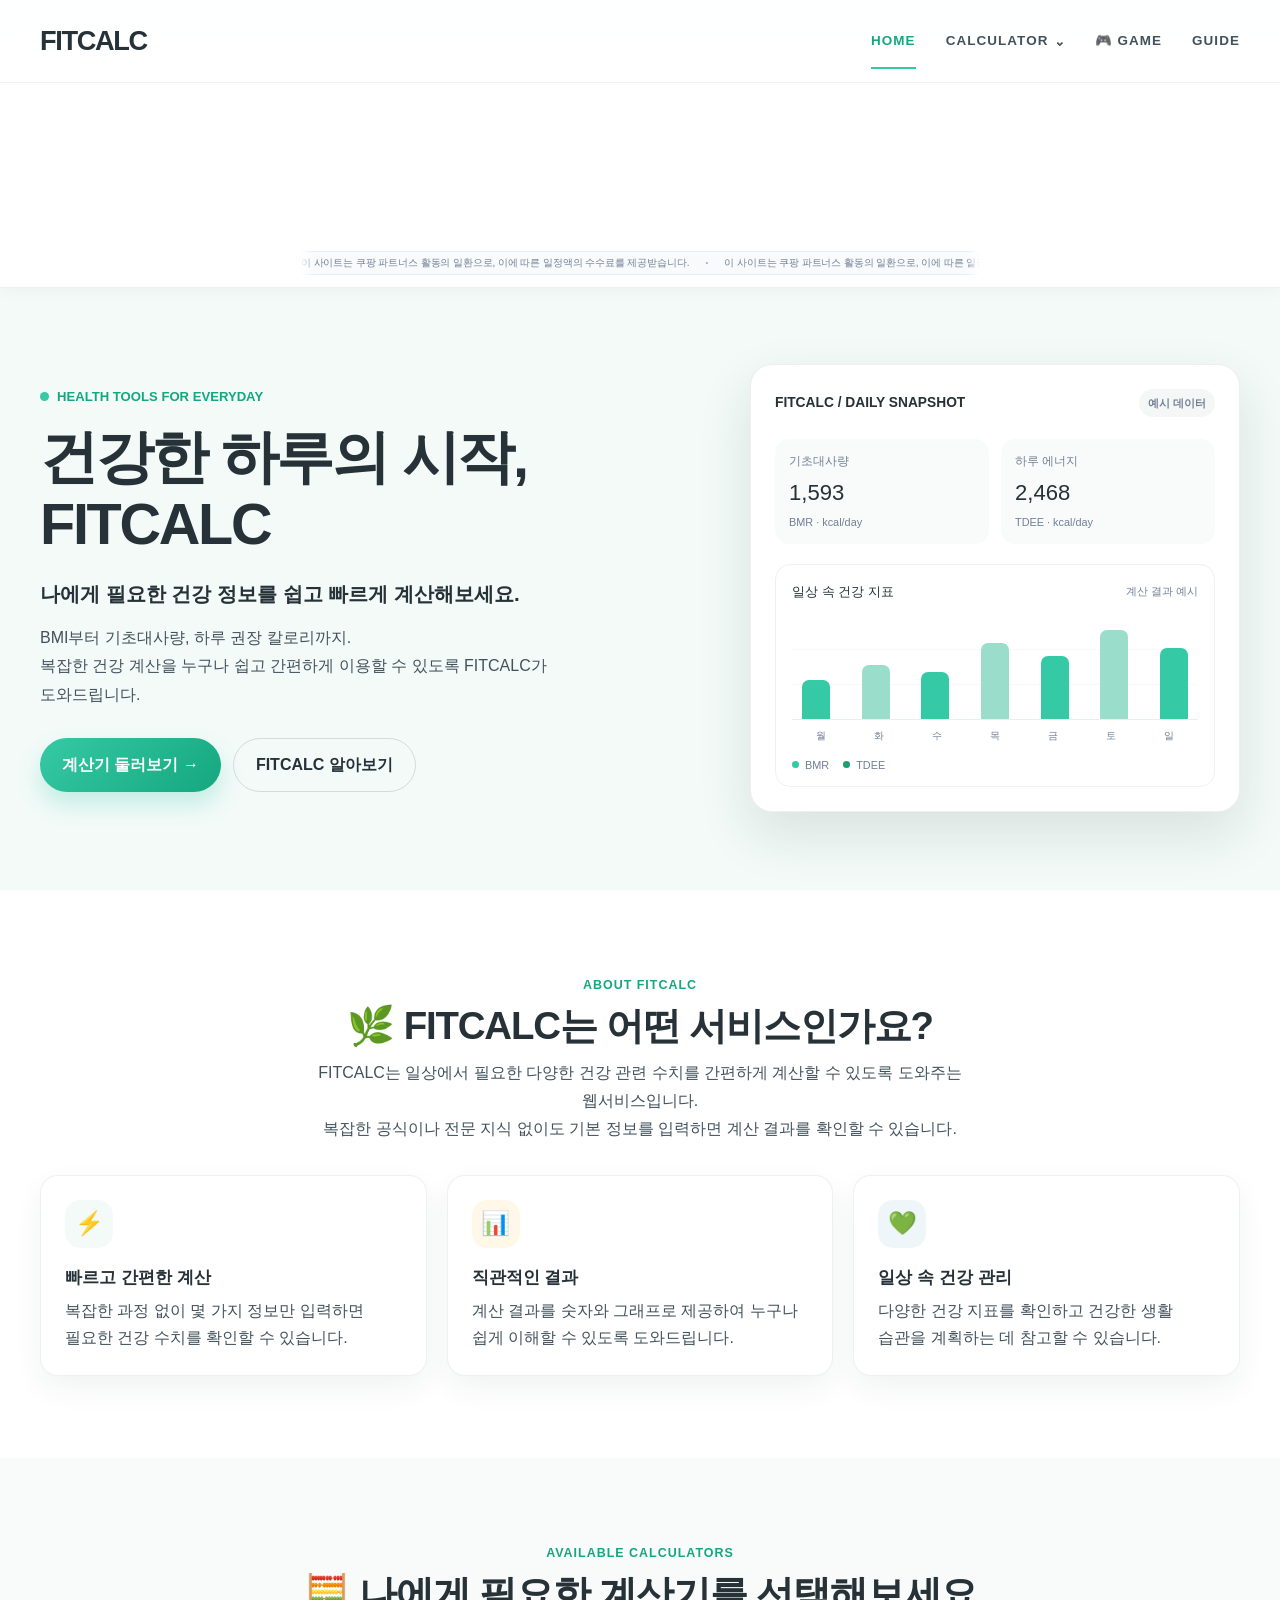
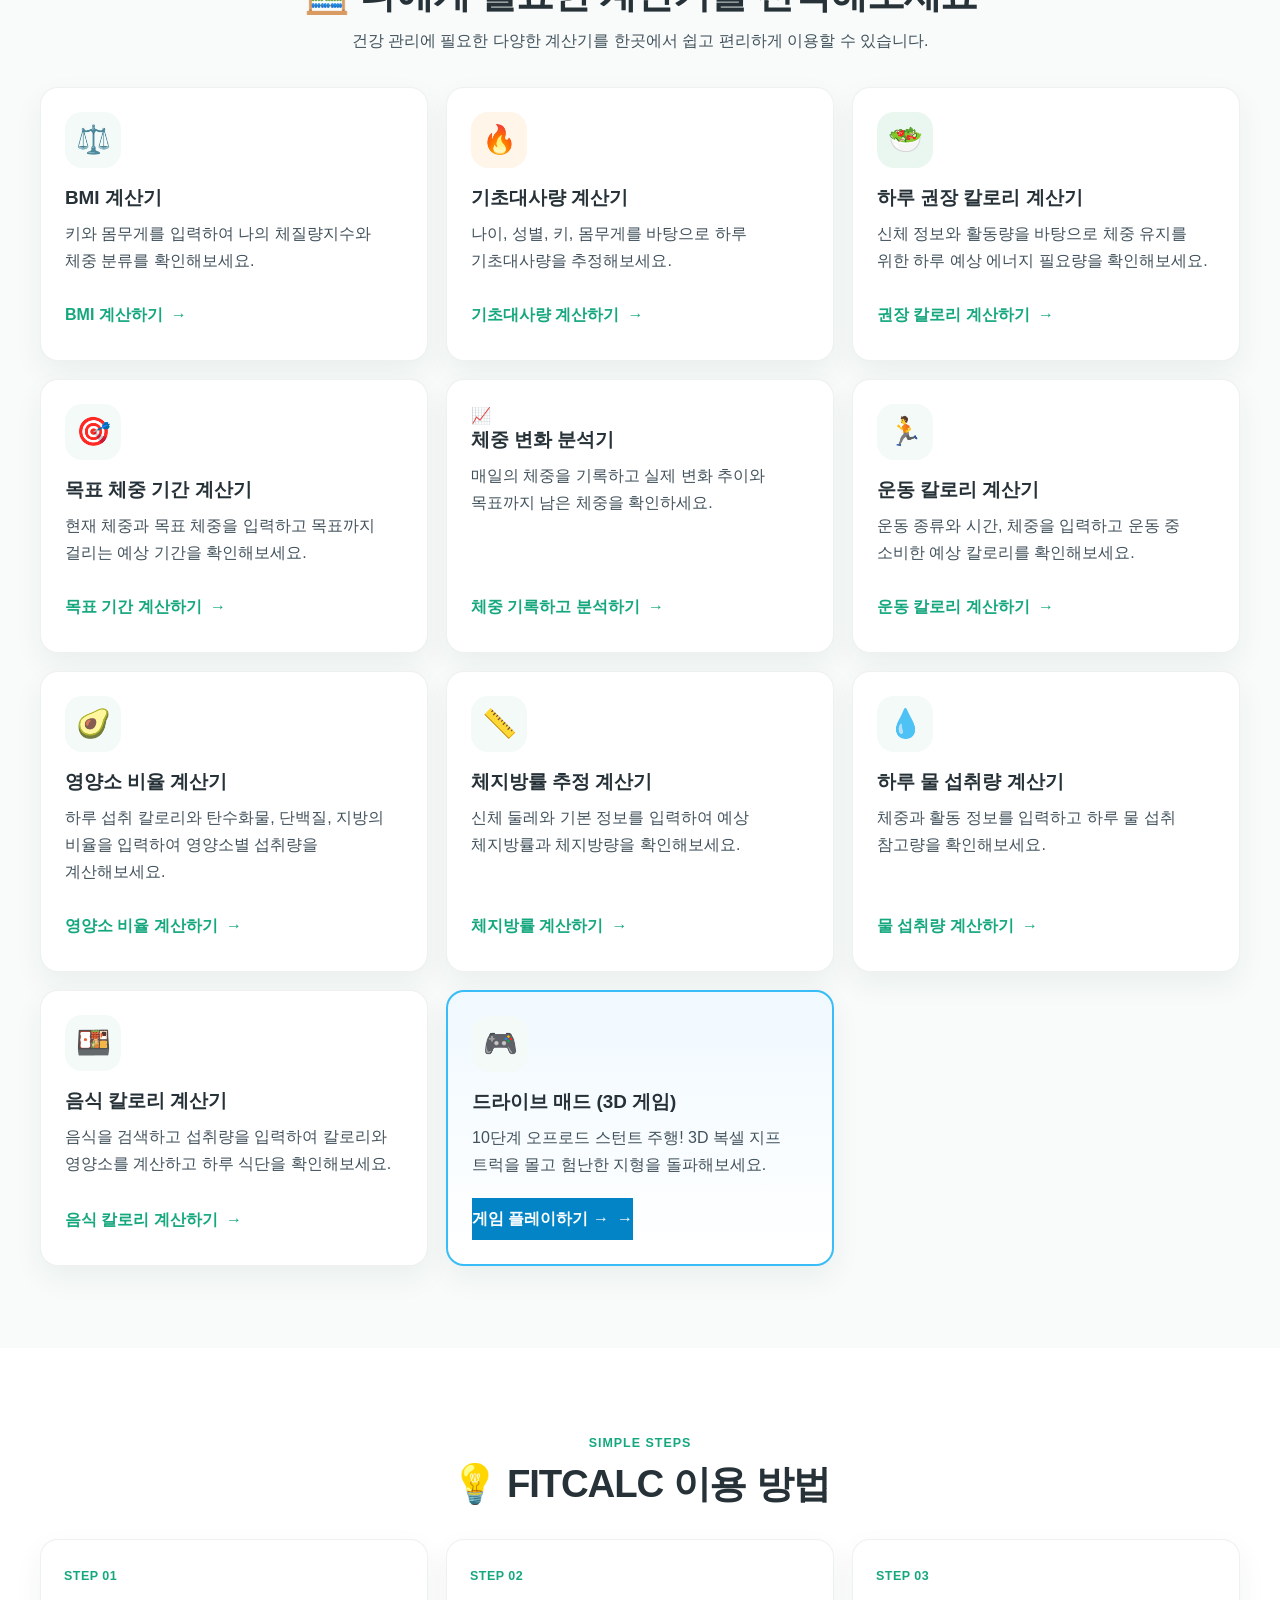
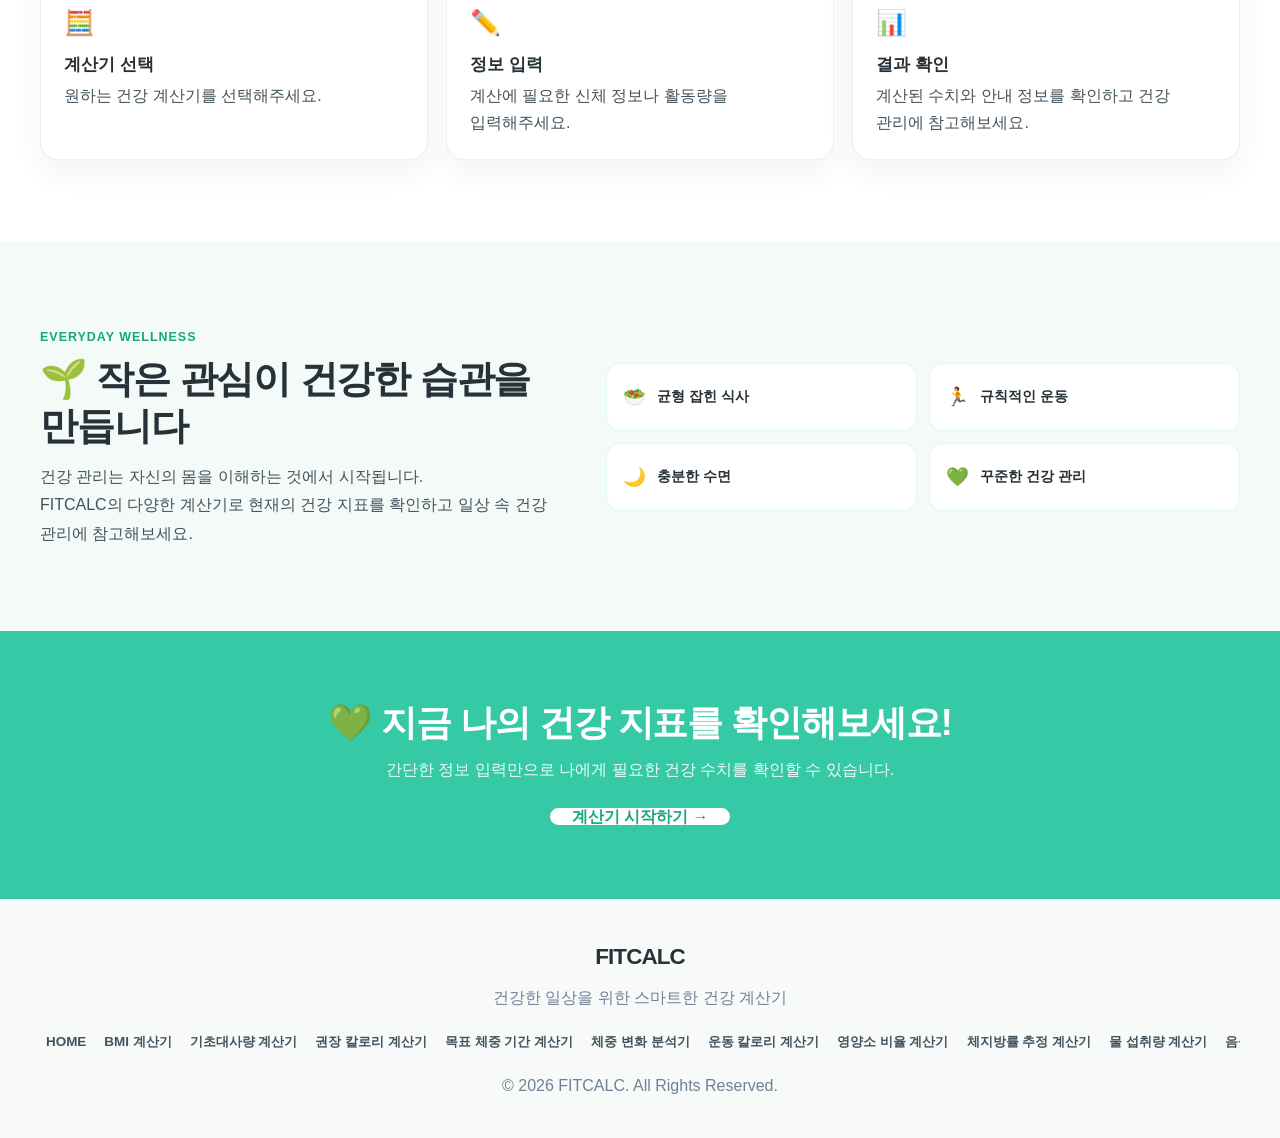
<file: index.html>
<!DOCTYPE html>
<html lang="ko">

<head>
  <!-- Google tag (gtag.js) -->
  <script async src="https://www.googletagmanager.com/gtag/js?id=G-EE9PX7SMDJ"></script>
  <script>
    window.dataLayer = window.dataLayer || [];
    function gtag(){dataLayer.push(arguments);}
    gtag('js', new Date());

    gtag('config', 'G-EE9PX7SMDJ');
  </script>
  <meta charset="UTF-8" />
  <meta name="viewport" content="width=device-width, initial-scale=1.0" />
  <title>FITCALC | 건강한 하루의 시작</title>
  <meta name="description" content="BMI, 기초대사량, 하루 권장 칼로리 등 일상 속 건강 정보를 FITCALC에서 쉽고 빠르게 계산해보세요." />
  <meta name="keywords" content="FITCALC, 건강 계산기, BMI 계산기, 기초대사량 계산기, 칼로리 계산기, 다이어트" />
  <meta name="author" content="FITCALC" />
  <meta name="robots" content="index, follow" />
  <link rel="canonical" href="https://ad-site-nu.vercel.app/" />

  <!-- Open Graph / Facebook / Kakao -->
  <meta property="og:type" content="website" />
  <meta property="og:locale" content="ko_KR" />
  <meta property="og:site_name" content="FITCALC" />
  <meta property="og:title" content="FITCALC | 건강한 하루의 시작" />
  <meta property="og:description" content="BMI, 기초대사량, 하루 권장 칼로리 등 일상 속 건강 정보를 FITCALC에서 쉽고 빠르게 계산해보세요." />
  <meta property="og:url" content="https://ad-site-nu.vercel.app/" />

  <!-- Twitter Card -->
  <meta name="twitter:card" content="summary" />
  <meta name="twitter:title" content="FITCALC | 건강한 하루의 시작" />
  <meta name="twitter:description" content="BMI, 기초대사량, 하루 권장 칼로리 등 일상 속 건강 정보를 FITCALC에서 쉽고 빠르게 계산해보세요." />
  <meta name="twitter:url" content="https://ad-site-nu.vercel.app/" />

  <link rel="stylesheet" href="assets/css/reset.css" />
  <link rel="stylesheet" href="assets/css/normalize.css" />
  <link rel="stylesheet" href="assets/css/commons.css" />
  <link rel="stylesheet" href="assets/css/home-style.css" />

  <meta name="google-site-verification" content="V3TmEqt0qlZOa10JpxGZDKdtC7RnwIc-zLoTYZeJcOs" />
  <meta name="naver-site-verification" content="5502ad1577a2ee64ded0e0f56666f6bf2eb7b508" />

</head>

<body id="home" data-fitcalc-page="home">

  <!--  -->
  <div id="site-header"></div>

  <div id="site-ad-banner"></div>

  <main>
    <section class="home-hero">
      <div class="container home-hero-content">
        <div class="home-hero-copy">
          <p class="home-eyebrow"><span class="home-eyebrow-mark" aria-hidden="true"></span> HEALTH TOOLS FOR EVERYDAY
          </p>
          <h1>건강한 하루의 시작,<br />FITCALC</h1>
          <p class="home-hero-lead">나에게 필요한 건강 정보를 쉽고 빠르게 계산해보세요.</p>
          <p class="home-hero-description">
            BMI부터 기초대사량, 하루 권장 칼로리까지.<br />
            복잡한 건강 계산을 누구나 쉽고 간편하게 이용할 수 있도록 FITCALC가 도와드립니다.
          </p>
          <div class="home-hero-actions">
            <a class="primary-btn" href="#calculator">계산기 둘러보기 →</a>
            <a class="home-secondary-btn" href="#about">FITCALC 알아보기</a>
          </div>
        </div>

        <figure class="home-dashboard" aria-label="FITCALC 샘플 건강 계산 결과">
          <div class="home-dashboard-top">
            <div class="home-dashboard-title">FITCALC / DAILY SNAPSHOT</div>
            <span class="home-demo-label">예시 데이터</span>
          </div>
          <div class="home-dashboard-stats">
            <div class="home-dashboard-stat">
              <span>기초대사량</span>
              <strong>1,593</strong>
              <small>BMR · kcal/day</small>
            </div>
            <div class="home-dashboard-stat">
              <span>하루 에너지</span>
              <strong>2,468</strong>
              <small>TDEE · kcal/day</small>
            </div>
          </div>
          <div class="home-chart">
            <div class="home-chart-head"><strong>일상 속 건강 지표</strong><span>계산 결과 예시</span></div>
            <div class="home-chart-bars" aria-hidden="true">
              <span class="home-chart-bar home-chart-bar-1"></span>
              <span class="home-chart-bar home-chart-bar-2"></span>
              <span class="home-chart-bar home-chart-bar-3"></span>
              <span class="home-chart-bar home-chart-bar-4"></span>
              <span class="home-chart-bar home-chart-bar-5"></span>
              <span class="home-chart-bar home-chart-bar-6"></span>
              <span class="home-chart-bar home-chart-bar-7"></span>
            </div>
            <div class="home-chart-days" aria-hidden="true">
              <span>월</span><span>화</span><span>수</span><span>목</span><span>금</span><span>토</span><span>일</span>
            </div>
            <div class="home-chart-legend" aria-hidden="true">
              <span class="home-legend-item"><i class="home-legend-dot"></i> BMR</span>
              <span class="home-legend-item"><i class="home-legend-dot home-legend-tdee"></i> TDEE</span>
            </div>
          </div>
        </figure>
      </div>
    </section>

    <section id="about" class="home-section home-service-section">
      <div class="container">
        <div class="home-section-heading home-reveal">
          <p class="eyebrow">About FITCALC</p>
          <h2>🌿 FITCALC는 어떤 서비스인가요?</h2>
          <p>FITCALC는 일상에서 필요한 다양한 건강 관련 수치를 간편하게 계산할 수 있도록 도와주는 웹서비스입니다.<br />복잡한 공식이나 전문 지식 없이도 기본 정보를 입력하면 계산 결과를 확인할
            수 있습니다.</p>
        </div>
        <div class="home-service-grid">
          <article class="home-service-card home-reveal">
            <span class="home-service-icon" aria-hidden="true">⚡</span>
            <h3>빠르고 간편한 계산</h3>
            <p>복잡한 과정 없이 몇 가지 정보만 입력하면 필요한 건강 수치를 확인할 수 있습니다.</p>
          </article>
          <article class="home-service-card home-reveal">
            <span class="home-service-icon" aria-hidden="true">📊</span>
            <h3>직관적인 결과</h3>
            <p>계산 결과를 숫자와 그래프로 제공하여 누구나 쉽게 이해할 수 있도록 도와드립니다.</p>
          </article>
          <article class="home-service-card home-reveal">
            <span class="home-service-icon" aria-hidden="true">💚</span>
            <h3>일상 속 건강 관리</h3>
            <p>다양한 건강 지표를 확인하고 건강한 생활 습관을 계획하는 데 참고할 수 있습니다.</p>
          </article>
        </div>
      </div>
    </section>

    <section id="calculator" class="home-section home-calculator-section">
      <div class="container">
        <div class="home-section-heading home-reveal">
          <p class="eyebrow">Available Calculators</p>
          <h2>🧮 나에게 필요한 계산기를 선택해보세요</h2>
          <p>건강 관리에 필요한 다양한 계산기를 한곳에서 쉽고 편리하게 이용할 수 있습니다.</p>
        </div>
        <div class="home-calculator-grid">
          <article class="home-calculator-card home-reveal">
            <span class="home-calculator-icon" aria-hidden="true">⚖️</span>
            <h3>BMI 계산기</h3>
            <p>키와 몸무게를 입력하여 나의 체질량지수와 체중 분류를 확인해보세요.</p>
            <a class="home-card-link" href="bmi.html">BMI 계산하기</a>
          </article>
          <article class="home-calculator-card home-reveal">
            <span class="home-calculator-icon" aria-hidden="true">🔥</span>
            <h3>기초대사량 계산기</h3>
            <p>나이, 성별, 키, 몸무게를 바탕으로 하루 기초대사량을 추정해보세요.</p>
            <a class="home-card-link" href="bmr.html">기초대사량 계산하기</a>
          </article>
          <article class="home-calculator-card home-reveal">
            <span class="home-calculator-icon" aria-hidden="true">🥗</span>
            <h3>하루 권장 칼로리 계산기</h3>
            <p>신체 정보와 활동량을 바탕으로 체중 유지를 위한 하루 예상 에너지 필요량을 확인해보세요.</p>
            <a class="home-card-link" href="calorie.html">권장 칼로리 계산하기</a>
          </article>
          <article class="home-calculator-card home-reveal">
            <span class="home-calculator-icon" aria-hidden="true">🎯</span>
            <h3>목표 체중 기간 계산기</h3>
            <p>현재 체중과 목표 체중을 입력하고 목표까지 걸리는 예상 기간을 확인해보세요.</p>
            <a class="home-card-link" href="weight-goal.html">목표 기간 계산하기</a>
          </article>
          <article class="home-calculator-card home-reveal">
            <div class="home-card-icon" aria-hidden="true">📈</div>
            <h3>체중 변화 분석기</h3>
            <p>매일의 체중을 기록하고 실제 변화 추이와 목표까지 남은 체중을 확인하세요.</p>
            <a class="home-card-link" href="weight-log.html">체중 기록하고 분석하기</a>
          </article>
          <article class="home-calculator-card home-reveal">
            <span class="home-calculator-icon" aria-hidden="true">🏃</span>
            <h3>운동 칼로리 계산기</h3>
            <p>운동 종류와 시간, 체중을 입력하고 운동 중 소비한 예상 칼로리를 확인해보세요.</p>
            <a class="home-card-link" href="exercise.html">운동 칼로리 계산하기</a>
          </article>
          <article class="home-calculator-card home-reveal">
            <span class="home-calculator-icon" aria-hidden="true">🥑</span>
            <h3>영양소 비율 계산기</h3>
            <p>하루 섭취 칼로리와 탄수화물, 단백질, 지방의 비율을 입력하여 영양소별 섭취량을 계산해보세요.</p>
            <a class="home-card-link" href="macros.html">영양소 비율 계산하기</a>
          </article>
          <article class="home-calculator-card home-reveal">
            <span class="home-calculator-icon" aria-hidden="true">📏</span>
            <h3>체지방률 추정 계산기</h3>
            <p>신체 둘레와 기본 정보를 입력하여 예상 체지방률과 체지방량을 확인해보세요.</p>
            <a class="home-card-link" href="body-fat.html">체지방률 계산하기</a>
          </article>
          <article class="home-calculator-card home-reveal">
            <span class="home-calculator-icon" aria-hidden="true">💧</span>
            <h3>하루 물 섭취량 계산기</h3>
            <p>체중과 활동 정보를 입력하고 하루 물 섭취 참고량을 확인해보세요.</p>
            <a class="home-card-link" href="water.html">물 섭취량 계산하기</a>
          </article>
          <article class="home-calculator-card home-reveal">
            <span class="home-calculator-icon" aria-hidden="true">🍱</span>
            <h3>음식 칼로리 계산기</h3>
            <p>음식을 검색하고 섭취량을 입력하여 칼로리와 영양소를 계산하고 하루 식단을 확인해보세요.</p>
            <a class="home-card-link" href="food-calorie.html">음식 칼로리 계산하기</a>
          </article>
          <article class="home-calculator-card home-reveal" style="border: 2px solid #38bdf8; background: linear-gradient(180deg, #f0f9ff 0%, #ffffff 100%);">
            <span class="home-calculator-icon" aria-hidden="true">🎮</span>
            <h3>드라이브 매드 (3D 게임)</h3>
            <p>10단계 오프로드 스턴트 주행! 3D 복셀 지프 트럭을 몰고 험난한 지형을 돌파해보세요.</p>
            <a class="home-card-link" href="game.html" style="background: #0284c7; color: #fff; font-weight: 800;">게임 플레이하기 →</a>
          </article>
        </div>
      </div>
    </section>

    <section id="guide" class="home-section home-guide-section">
      <div class="container">
        <div class="home-section-heading home-reveal">
          <p class="eyebrow">Simple Steps</p>
          <h2>💡 FITCALC 이용 방법</h2>
        </div>
        <div class="home-guide-grid">
          <article class="home-step-card home-reveal">
            <span class="home-step-number">STEP 01</span>
            <span class="home-step-icon" aria-hidden="true">🧮</span>
            <h3>계산기 선택</h3>
            <p>원하는 건강 계산기를 선택해주세요.</p>
          </article>
          <article class="home-step-card home-reveal">
            <span class="home-step-number">STEP 02</span>
            <span class="home-step-icon" aria-hidden="true">✏️</span>
            <h3>정보 입력</h3>
            <p>계산에 필요한 신체 정보나 활동량을 입력해주세요.</p>
          </article>
          <article class="home-step-card home-reveal">
            <span class="home-step-number">STEP 03</span>
            <span class="home-step-icon" aria-hidden="true">📊</span>
            <h3>결과 확인</h3>
            <p>계산된 수치와 안내 정보를 확인하고 건강 관리에 참고해보세요.</p>
          </article>
        </div>
      </div>
    </section>

    <section id="health" class="home-section home-health-section">
      <div class="container home-health-content">
        <div class="home-health-copy home-reveal">
          <p class="eyebrow">Everyday Wellness</p>
          <h2>🌱 작은 관심이 건강한 습관을 만듭니다</h2>
          <p>건강 관리는 자신의 몸을 이해하는 것에서 시작됩니다.<br />FITCALC의 다양한 계산기로 현재의 건강 지표를 확인하고 일상 속 건강 관리에 참고해보세요.</p>
        </div>
        <div class="home-health-chips">
          <div class="home-health-chip home-reveal"><span aria-hidden="true">🥗</span>균형 잡힌 식사</div>
          <div class="home-health-chip home-reveal"><span aria-hidden="true">🏃</span>규칙적인 운동</div>
          <div class="home-health-chip home-reveal"><span aria-hidden="true">🌙</span>충분한 수면</div>
          <div class="home-health-chip home-reveal"><span aria-hidden="true">💚</span>꾸준한 건강 관리</div>
        </div>
      </div>
    </section>

    <section class="home-cta-section">
      <div class="container home-cta-content home-reveal">
        <h2>💚 지금 나의 건강 지표를 확인해보세요!</h2>
        <p>간단한 정보 입력만으로 나에게 필요한 건강 수치를 확인할 수 있습니다.</p>
        <a class="home-cta-button" href="#calculator">계산기 시작하기 →</a>
      </div>
    </section>
  </main>

  <div id="site-footer"></div>
  <script src="https://code.jquery.com/jquery-3.7.1.min.js"></script>
  <script src="assets/js/header.js"></script>
  <script src="assets/js/footer.js"></script>
  <script src="assets/js/ad-banner.js"></script>
  <script src="assets/js/components.js"></script>
  <script src="assets/js/home-main.js"></script>

  <!-- 네이버 애널리틱스 -->
  <script type="text/javascript" src="//wcs.pstatic.net/wcslog.js"></script>
  <script type="text/javascript">
    if(!wcs_add) var wcs_add = {};
    wcs_add["wa"] = "2feac74dbb6540";
    if(window.wcs) {
      wcs_do();
    }
  </script>
</body>

</html>
</file>
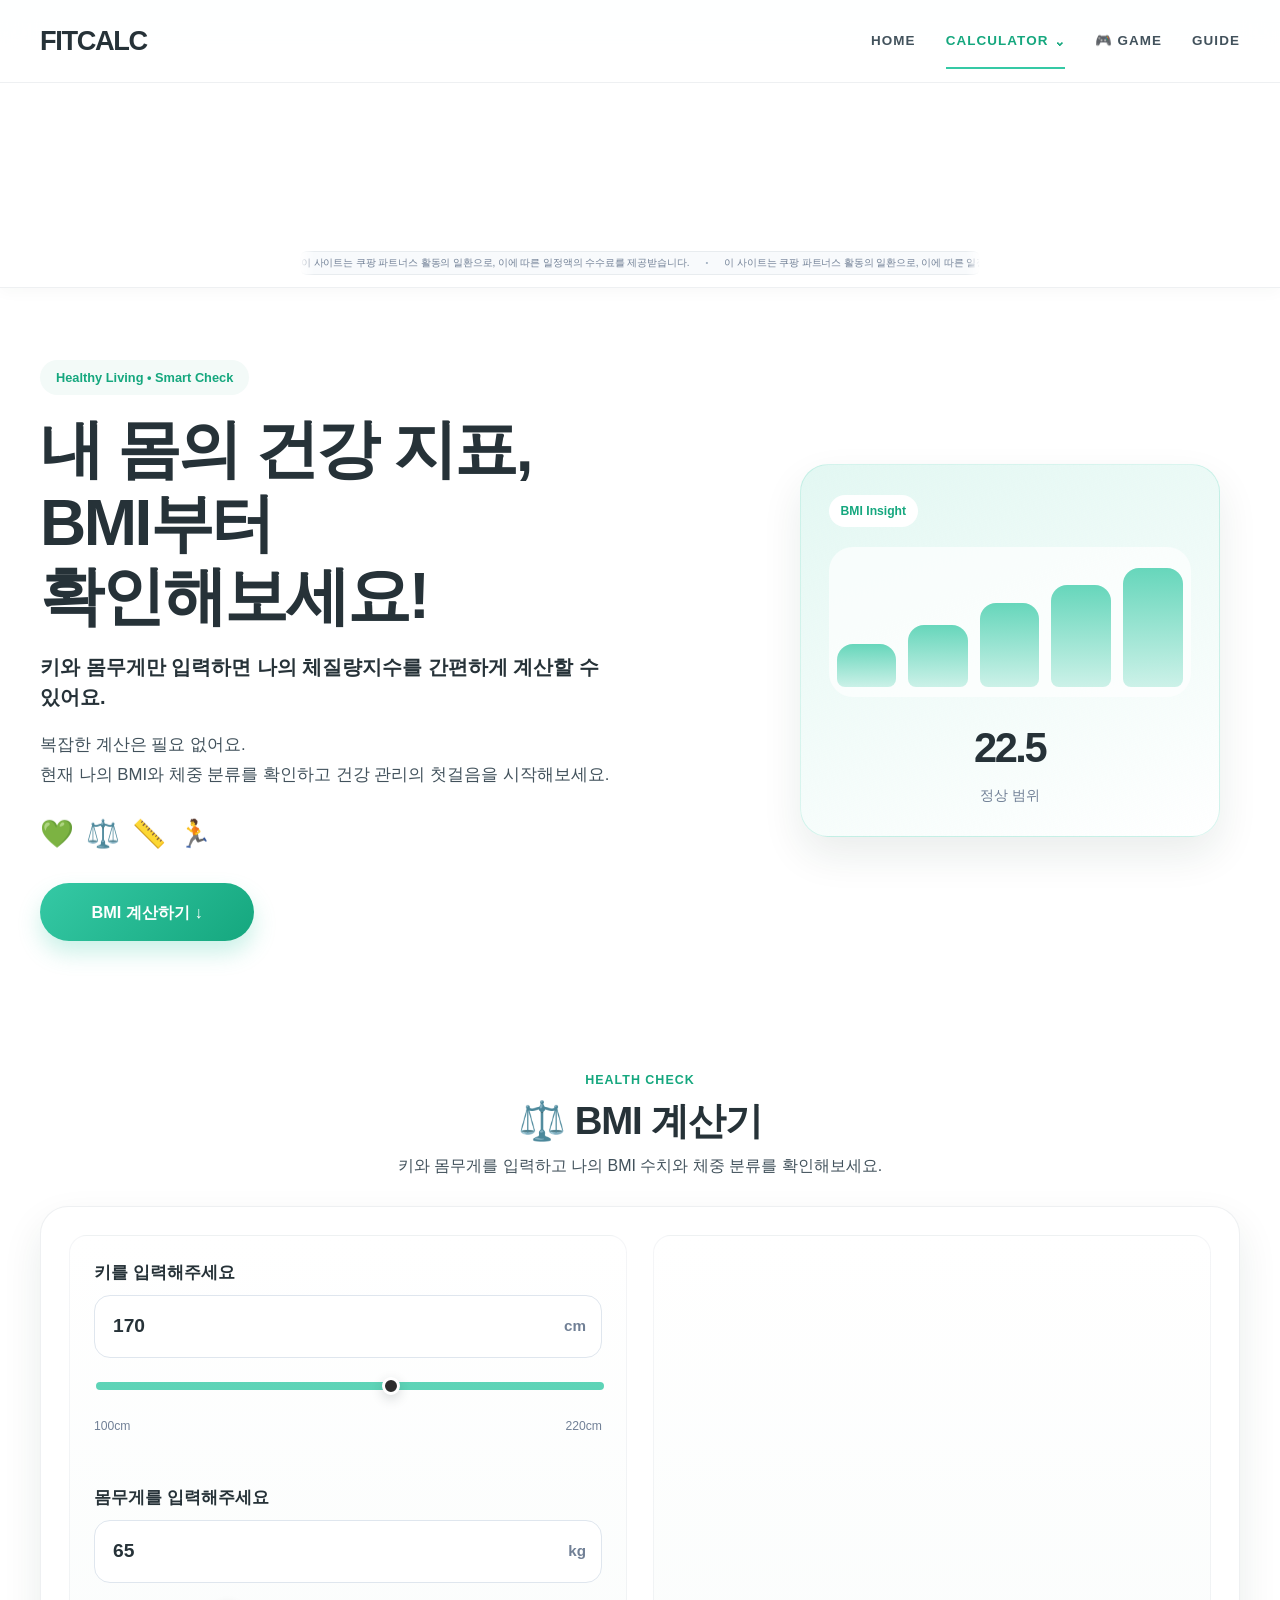
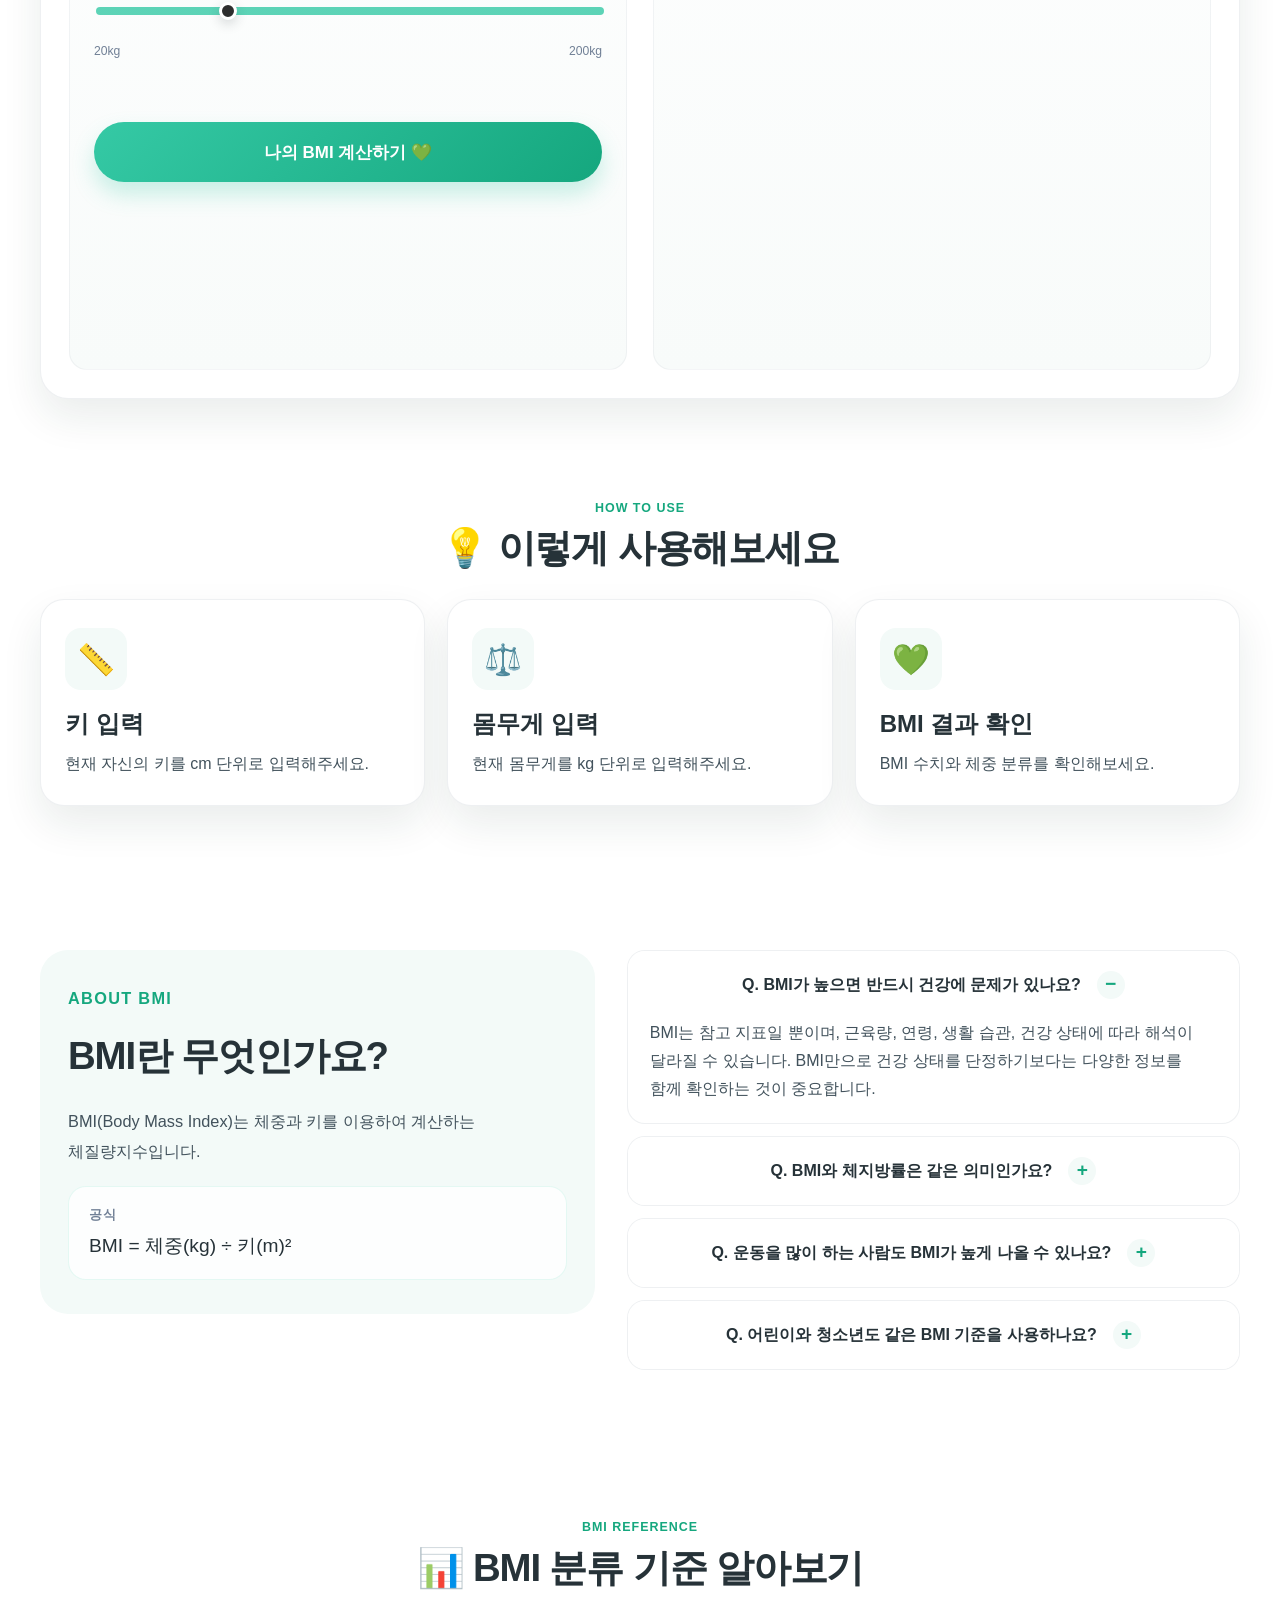
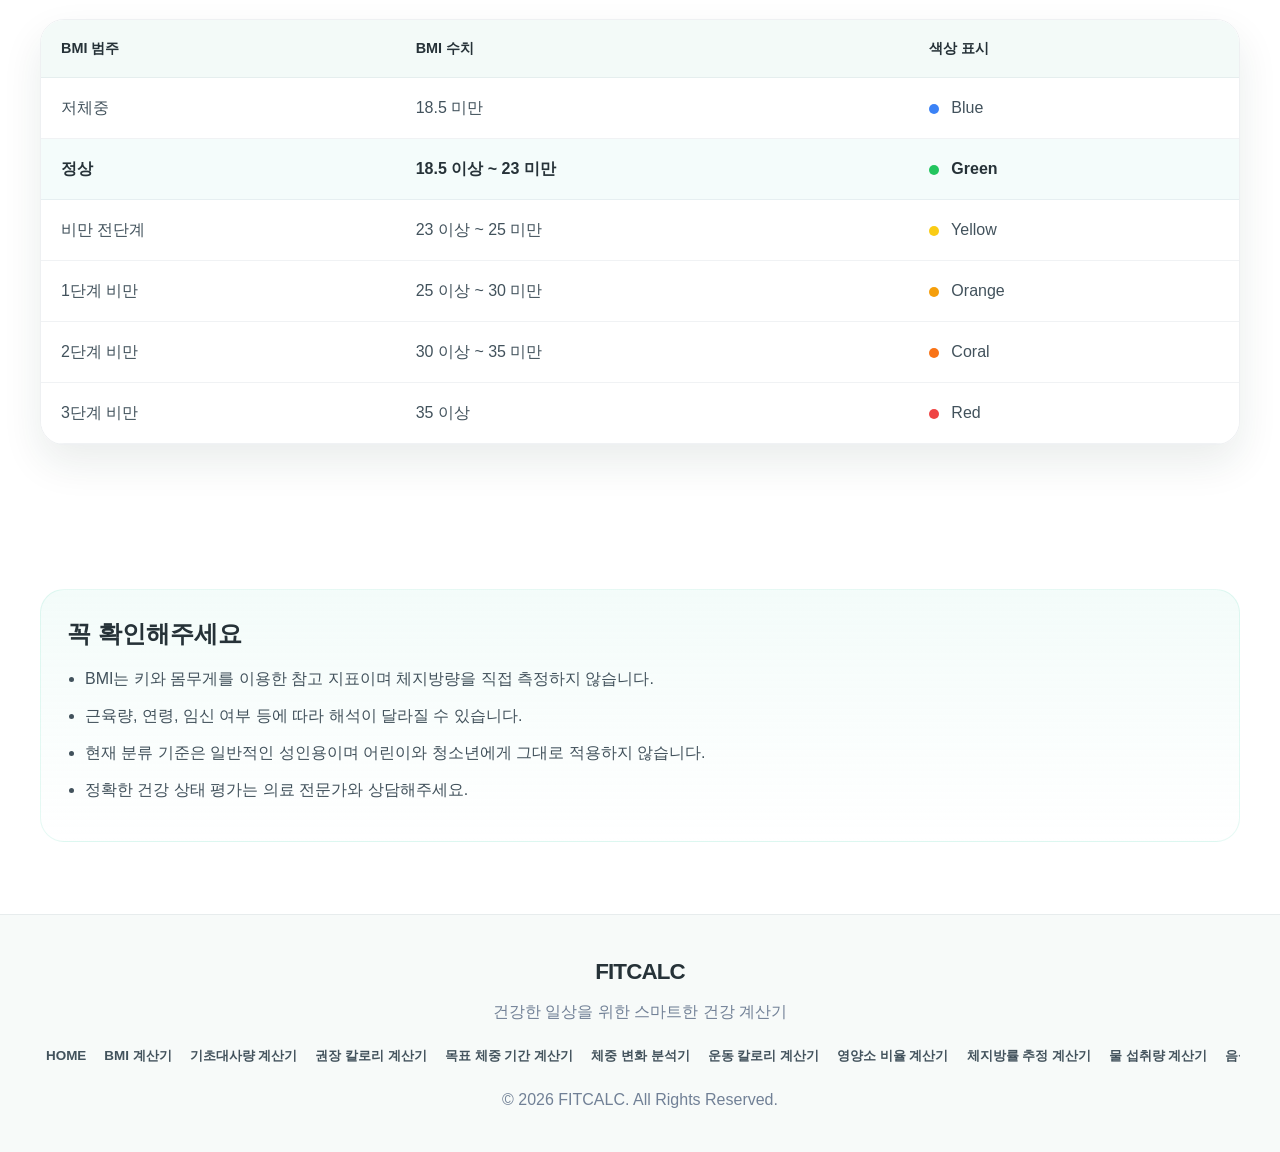
<file: bmi.html>
<!DOCTYPE html>
<html lang="ko">

<head>
  <!-- Google tag (gtag.js) -->
  <script async src="https://www.googletagmanager.com/gtag/js?id=G-EE9PX7SMDJ"></script>
  <script>
    window.dataLayer = window.dataLayer || [];
    function gtag(){dataLayer.push(arguments);}
    gtag('js', new Date());

    gtag('config', 'G-EE9PX7SMDJ');
  </script>
  <meta charset="UTF-8" />
  <meta name="viewport" content="width=device-width, initial-scale=1.0" />
  <title>FITCALC | BMI 계산기</title>
  <meta name="description" content="키와 몸무게로 간편하게 체질량지수(BMI)와 비만도를 측정하고 맞춤 건강 관리 팁을 확인해보세요." />
  <meta name="keywords" content="FITCALC, BMI 계산기, 체질량지수, 비만도 계산기, 비만도 측정, 비만도 기준, 다이어트, 표준체중" />
  <meta name="author" content="FITCALC" />
  <meta name="robots" content="index, follow" />
  <link rel="canonical" href="https://ad-site-nu.vercel.app/bmi.html" />

  <!-- Open Graph / Facebook / Kakao -->
  <meta property="og:type" content="website" />
  <meta property="og:locale" content="ko_KR" />
  <meta property="og:site_name" content="FITCALC" />
  <meta property="og:title" content="FITCALC | BMI 계산기" />
  <meta property="og:description" content="키와 몸무게로 간편하게 체질량지수(BMI)와 비만도를 측정하고 맞춤 건강 관리 팁을 확인해보세요." />
  <meta property="og:url" content="https://ad-site-nu.vercel.app/bmi.html" />

  <!-- Twitter Card -->
  <meta name="twitter:card" content="summary" />
  <meta name="twitter:title" content="FITCALC | BMI 계산기" />
  <meta name="twitter:description" content="키와 몸무게로 간편하게 체질량지수(BMI)와 비만도를 측정하고 맞춤 건강 관리 팁을 확인해보세요." />
  <meta name="twitter:url" content="https://ad-site-nu.vercel.app/bmi.html" />

  <link rel="stylesheet" href="assets/css/reset.css" />
  <link rel="stylesheet" href="assets/css/normalize.css" />
  <link rel="stylesheet" href="assets/css/commons.css" />
  <link rel="stylesheet" href="assets/css/style.css" />

  <meta name="google-site-verification" content="V3TmEqt0qlZOa10JpxGZDKdtC7RnwIc-zLoTYZeJcOs" />
  <meta name="naver-site-verification" content="5502ad1577a2ee64ded0e0f56666f6bf2eb7b508" />
</head>

<body id="home" data-fitcalc-page="bmi">
  <div id="site-header"></div>
  <div id="site-ad-banner"></div>

  <main>
    <section class="hero">
      <div class="container hero-content">
        <div class="hero-copy">
          <span class="hero-badge">Healthy Living • Smart Check</span>
          <h1>내 몸의 건강 지표, BMI부터 확인해보세요!</h1>
          <p class="hero-subtitle">
            키와 몸무게만 입력하면 나의 체질량지수를 간편하게 계산할 수 있어요.
          </p>
          <p class="hero-description">
            복잡한 계산은 필요 없어요.<br />
            현재 나의 BMI와 체중 분류를 확인하고 건강 관리의 첫걸음을 시작해보세요.
          </p>
          <div class="hero-icons" aria-label="건강 관리 아이콘">
            <span>💚</span>
            <span>⚖️</span>
            <span>📏</span>
            <span>🏃</span>
          </div>
          <a href="#calculator" class="primary-btn hero-btn">BMI 계산하기 ↓</a>
        </div>

        <div class="hero-visual" aria-hidden="true">
          <div class="visual-card">
            <div class="visual-badge">BMI Insight</div>
            <div class="mini-chart">
              <span class="bar bar-1"></span>
              <span class="bar bar-2"></span>
              <span class="bar bar-3"></span>
              <span class="bar bar-4"></span>
              <span class="bar bar-5"></span>
            </div>
            <div class="visual-metric">
              <strong>22.5</strong>
              <small>정상 범위</small>
            </div>
          </div>
        </div>
      </div>
    </section>

    <section id="calculator" class="calculator-section">
      <div class="container">
        <div class="section-heading center">
          <p class="eyebrow">Health Check</p>
          <h2>⚖️ BMI 계산기</h2>
          <p>키와 몸무게를 입력하고 나의 BMI 수치와 체중 분류를 확인해보세요.</p>
        </div>

        <div class="calculator-card">
          <div class="calculator-panel form-panel">
            <div class="input-group height-input">
              <label for="heightInput">키를 입력해주세요</label>
              <div class="input-wrap">
                <input id="heightInput" type="number" min="80" max="250" step="1" value="170" inputmode="numeric"
                  aria-describedby="heightError" />
                <span class="unit">cm</span>
              </div>
              <input id="heightSlider" class="range-slider" type="range" min="100" max="220" step="1" value="170"
                aria-label="키 슬라이더" />
              <div class="slider-meta">
                <span>100cm</span>
                <span>220cm</span>
              </div>
              <p id="heightError" class="error-message" aria-live="polite"></p>
            </div>

            <div class="input-group weight-input">
              <label for="weightInput">몸무게를 입력해주세요</label>
              <div class="input-wrap">
                <input id="weightInput" type="number" min="20" max="300" step="0.1" value="65" inputmode="decimal"
                  aria-describedby="weightError" />
                <span class="unit">kg</span>
              </div>
              <input id="weightSlider" class="range-slider" type="range" min="20" max="200" step="0.1" value="65"
                aria-label="몸무게 슬라이더" />
              <div class="slider-meta">
                <span>20kg</span>
                <span>200kg</span>
              </div>
              <p id="weightError" class="error-message" aria-live="polite"></p>
            </div>

            <button type="button" id="calculateBtn" class="primary-btn calculate-btn">
              나의 BMI 계산하기 💚
            </button>
          </div>

          <div class="calculator-panel result-panel" aria-live="polite">
            <div class="result-card" id="resultCard">
              <div class="result-header">
                <span class="result-badge">💚 계산 완료!</span>
              </div>

              <div class="result-main">
                <p class="result-label">나의 BMI는</p>
                <div class="bmi-value" id="bmiValue">--</div>
                <div class="bmi-category" id="bmiCategory">분류 대기 중</div>
              </div>

              <div class="bmi-gauge" aria-label="BMI 게이지">
                <div class="gauge-track">
                  <span class="gauge-segment segment-1"></span>
                  <span class="gauge-segment segment-2"></span>
                  <span class="gauge-segment segment-3"></span>
                  <span class="gauge-segment segment-4"></span>
                  <span class="gauge-segment segment-5"></span>
                  <span class="gauge-segment segment-6"></span>
                  <span class="gauge-pointer" id="gaugePointer"></span>
                </div>
                <div class="gauge-labels">
                  <span>저체중</span>
                  <span>정상</span>
                  <span>비만 전단계</span>
                  <span>1단계</span>
                  <span>2단계</span>
                  <span>3단계</span>
                </div>
              </div>

              <div class="weight-range" id="weightRange">
                키와 몸무게를 입력해 주세요.
              </div>

              <div class="result-meta">
                <div class="meta-item">
                  <span>키</span>
                  <strong id="resultHeight">-</strong>
                </div>
                <div class="meta-item">
                  <span>몸무게</span>
                  <strong id="resultWeight">-</strong>
                </div>
                <div class="meta-item">
                  <span>BMI</span>
                  <strong id="resultBMI">-</strong>
                </div>
                <div class="meta-item">
                  <span>체중 분류</span>
                  <strong id="resultCategory">-</strong>
                </div>
              </div>

              <p class="result-tip" id="resultTip">
                키와 몸무게를 입력한 후 계산 버튼을 눌러주세요.
              </p>

              <button type="button" class="secondary-btn reset-btn" id="resetBtn">
                다시 계산하기
              </button>
            </div>
          </div>
        </div>
      </div>
    </section>

    <section id="guide" class="guide-section">
      <div class="container">
        <div class="section-heading center">
          <p class="eyebrow">How to Use</p>
          <h2>💡 이렇게 사용해보세요</h2>
        </div>

        <div class="guide-grid">
          <article class="guide-card">
            <div class="guide-icon">📏</div>
            <h3>키 입력</h3>
            <p>현재 자신의 키를 cm 단위로 입력해주세요.</p>
          </article>

          <article class="guide-card">
            <div class="guide-icon">⚖️</div>
            <h3>몸무게 입력</h3>
            <p>현재 몸무게를 kg 단위로 입력해주세요.</p>
          </article>

          <article class="guide-card">
            <div class="guide-icon">💚</div>
            <h3>BMI 결과 확인</h3>
            <p>BMI 수치와 체중 분류를 확인해보세요.</p>
          </article>
        </div>
      </div>
    </section>

    <section class="info-section">
      <div class="container info-layout">
        <div class="info-copy">
          <div class="section-heading left">
            <p class="eyebrow">About BMI</p>
            <h2>BMI란 무엇인가요?</h2>
          </div>
          <p>
            BMI(Body Mass Index)는 체중과 키를 이용하여 계산하는 체질량지수입니다.
          </p>
          <div class="formula-box">
            <span>공식</span>
            <strong>BMI = 체중(kg) ÷ 키(m)²</strong>
          </div>
        </div>

        <div class="faq-section" aria-label="BMI FAQ">
          <div class="faq-item active">
            <button class="faq-question" type="button" aria-expanded="true">
              Q. BMI가 높으면 반드시 건강에 문제가 있나요?
            </button>
            <div class="faq-answer">
              <p>
                BMI는 참고 지표일 뿐이며, 근육량, 연령, 생활 습관, 건강 상태에 따라 해석이 달라질 수 있습니다.
                BMI만으로 건강 상태를 단정하기보다는 다양한 정보를 함께 확인하는 것이 중요합니다.
              </p>
            </div>
          </div>

          <div class="faq-item">
            <button class="faq-question" type="button" aria-expanded="false">
              Q. BMI와 체지방률은 같은 의미인가요?
            </button>
            <div class="faq-answer">
              <p>
                아닙니다. BMI는 키와 체중을 이용한 지수이고, 체지방률은 체내 지방 비율을 의미합니다.
                둘은 서로 다른 지표이므로 함께 보아야 더 정확한 건강 상태를 이해할 수 있습니다.
              </p>
            </div>
          </div>

          <div class="faq-item">
            <button class="faq-question" type="button" aria-expanded="false">
              Q. 운동을 많이 하는 사람도 BMI가 높게 나올 수 있나요?
            </button>
            <div class="faq-answer">
              <p>
                네, 가능합니다. 근육량이 많은 경우 체중이 증가해 BMI가 높게 나타날 수 있습니다.
                이 경우에는 BMI뿐 아니라 체지방률, 근육량, 활동량 등을 함께 고려하는 것이 좋습니다.
              </p>
            </div>
          </div>

          <div class="faq-item">
            <button class="faq-question" type="button" aria-expanded="false">
              Q. 어린이와 청소년도 같은 BMI 기준을 사용하나요?
            </button>
            <div class="faq-answer">
              <p>
                아닙니다. 어린이와 청소년은 연령과 성별을 반영한 별도의 기준을 사용합니다.
                현재 기준은 일반적인 성인 기준을 적용한 참고용 지표입니다.
              </p>
            </div>
          </div>
        </div>
      </div>
    </section>

    <section class="criteria-section">
      <div class="container">
        <div class="section-heading center">
          <p class="eyebrow">BMI Reference</p>
          <h2>📊 BMI 분류 기준 알아보기</h2>
        </div>

        <div class="table-wrap">
          <table class="criteria-table">
            <thead>
              <tr>
                <th>BMI 범주</th>
                <th>BMI 수치</th>
                <th>색상 표시</th>
              </tr>
            </thead>
            <tbody>
              <tr data-category="저체중">
                <td>저체중</td>
                <td>18.5 미만</td>
                <td><span class="dot blue"></span> Blue</td>
              </tr>
              <tr data-category="정상" class="is-active">
                <td>정상</td>
                <td>18.5 이상 ~ 23 미만</td>
                <td><span class="dot green"></span> Green</td>
              </tr>
              <tr data-category="비만 전단계">
                <td>비만 전단계</td>
                <td>23 이상 ~ 25 미만</td>
                <td><span class="dot yellow"></span> Yellow</td>
              </tr>
              <tr data-category="1단계 비만">
                <td>1단계 비만</td>
                <td>25 이상 ~ 30 미만</td>
                <td><span class="dot orange"></span> Orange</td>
              </tr>
              <tr data-category="2단계 비만">
                <td>2단계 비만</td>
                <td>30 이상 ~ 35 미만</td>
                <td><span class="dot coral"></span> Coral</td>
              </tr>
              <tr data-category="3단계 비만">
                <td>3단계 비만</td>
                <td>35 이상</td>
                <td><span class="dot red"></span> Red</td>
              </tr>
            </tbody>
          </table>
        </div>
      </div>
    </section>

    <section class="notice-section">
      <div class="container">
        <div class="notice-box">
          <h3>꼭 확인해주세요</h3>
          <ul>
            <li>BMI는 키와 몸무게를 이용한 참고 지표이며 체지방량을 직접 측정하지 않습니다.</li>
            <li>근육량, 연령, 임신 여부 등에 따라 해석이 달라질 수 있습니다.</li>
            <li>현재 분류 기준은 일반적인 성인용이며 어린이와 청소년에게 그대로 적용하지 않습니다.</li>
            <li>정확한 건강 상태 평가는 의료 전문가와 상담해주세요.</li>
          </ul>
        </div>
      </div>
    </section>
  </main>

  <div id="site-footer"></div>

  <script>
    window.FITCALC_PAGE = {
      page: 'bmi',
      header: {
        logo: 'FITCALC',
        logoHref: 'index.html',
        nav: [
          { key: 'home', label: 'HOME', href: 'index.html' },
          { key: 'bmi', label: 'BMI 계산기', href: 'bmi.html' },
          { key: 'bmr', label: '기초대사량 계산기', href: 'bmr.html' },
          { key: 'calorie', label: '권장 칼로리 계산기', href: 'calorie.html' },
          { key: 'guide', label: 'GUIDE', href: 'index.html#guide' }
        ]
      },
      footer: {
        brand: 'FITCALC',
        description: '건강한 일상을 위한 스마트한 건강 계산기',
        year: '2026'
      }
    };
  </script>
  <script src="https://code.jquery.com/jquery-3.7.1.min.js"></script>
  <script>
    if (!window.jQuery) {
      document.write('<script src="assets/js/jquery-3.7.1.min.js"><\/script>');
    }
  </script>
  <!-- 헤더 & 푸터 컴포넌트 분리 로드 -->
  <script src="assets/js/header.js"></script>
  <script src="assets/js/footer.js"></script>
  <script src="assets/js/ad-banner.js"></script>
  <script src="assets/js/components.js"></script>
  <script src="assets/js/main.js"></script>

  <!-- 네이버 애널리틱스 -->
  <script type="text/javascript" src="//wcs.pstatic.net/wcslog.js"></script>
  <script type="text/javascript">
    if(!wcs_add) var wcs_add = {};
    wcs_add["wa"] = "2feac74dbb6540";
    if(window.wcs) {
      wcs_do();
    }
  </script>
</body>

</html>
</file>
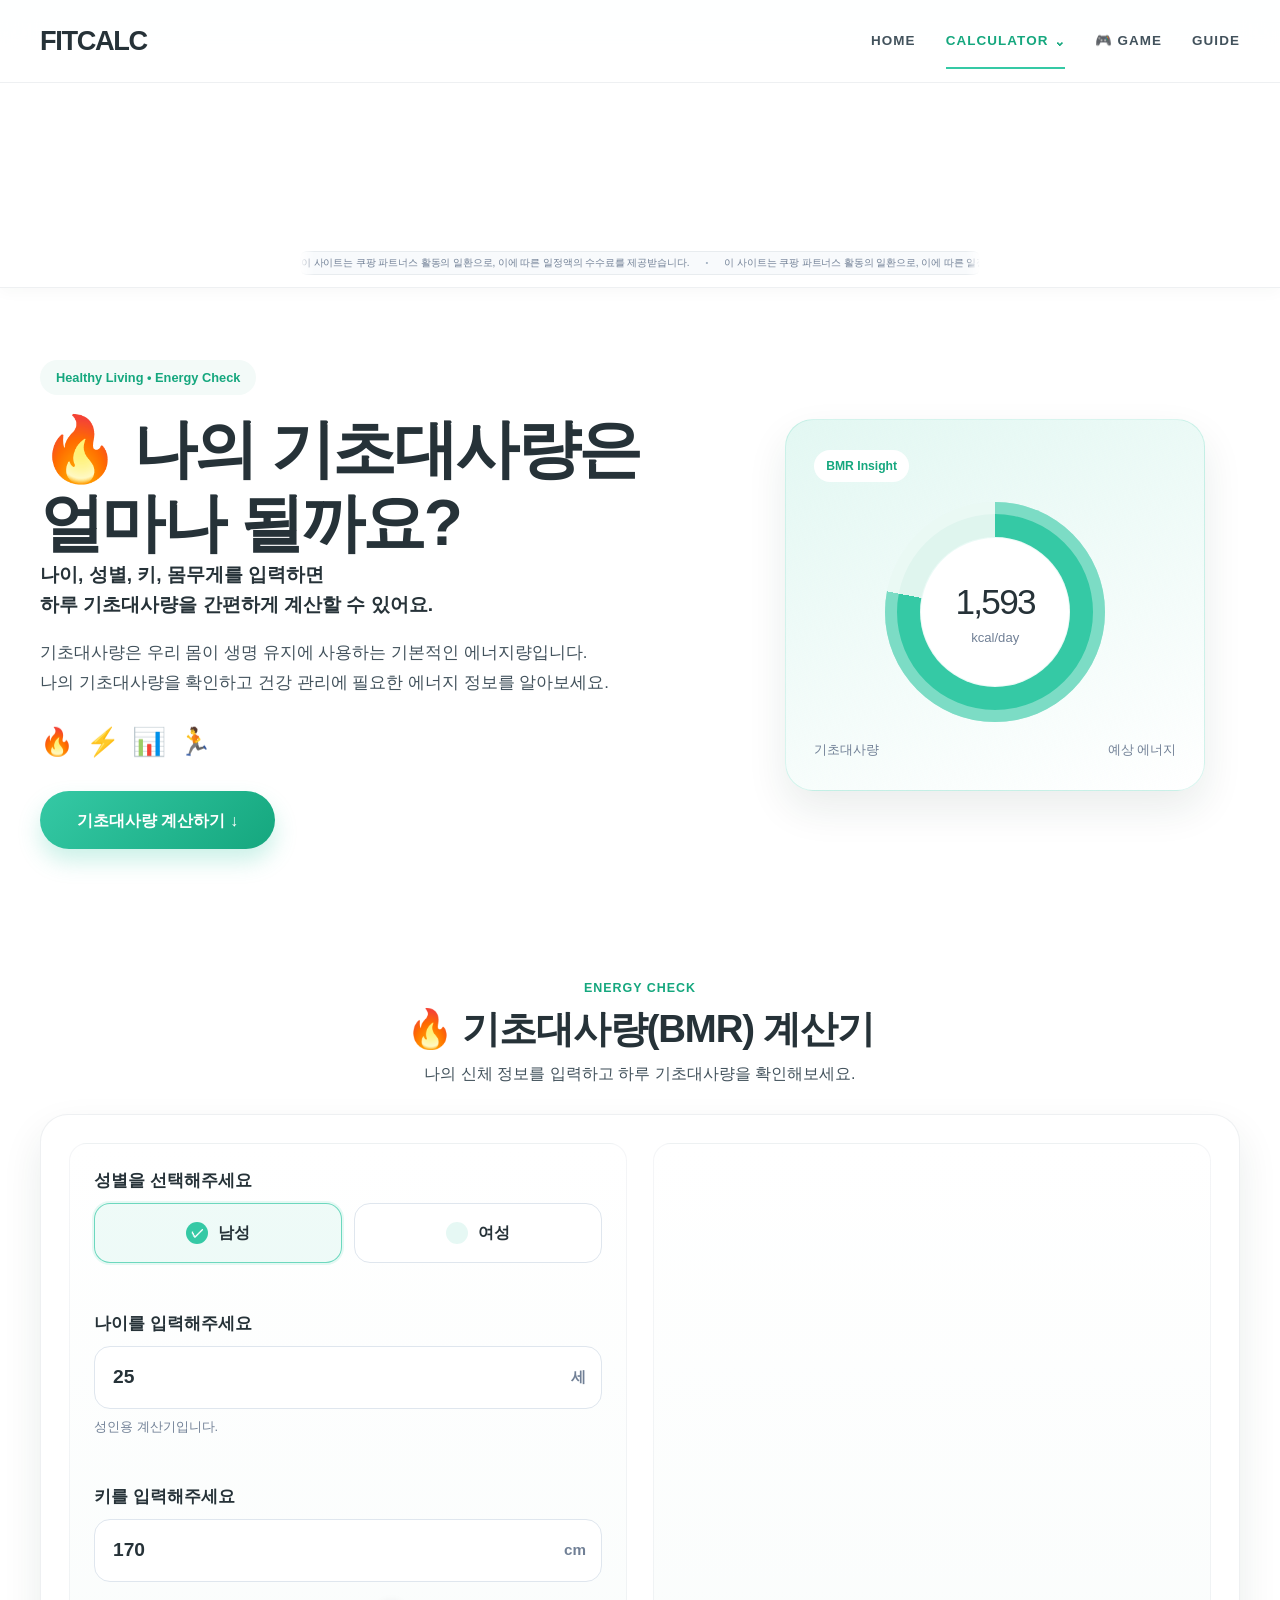
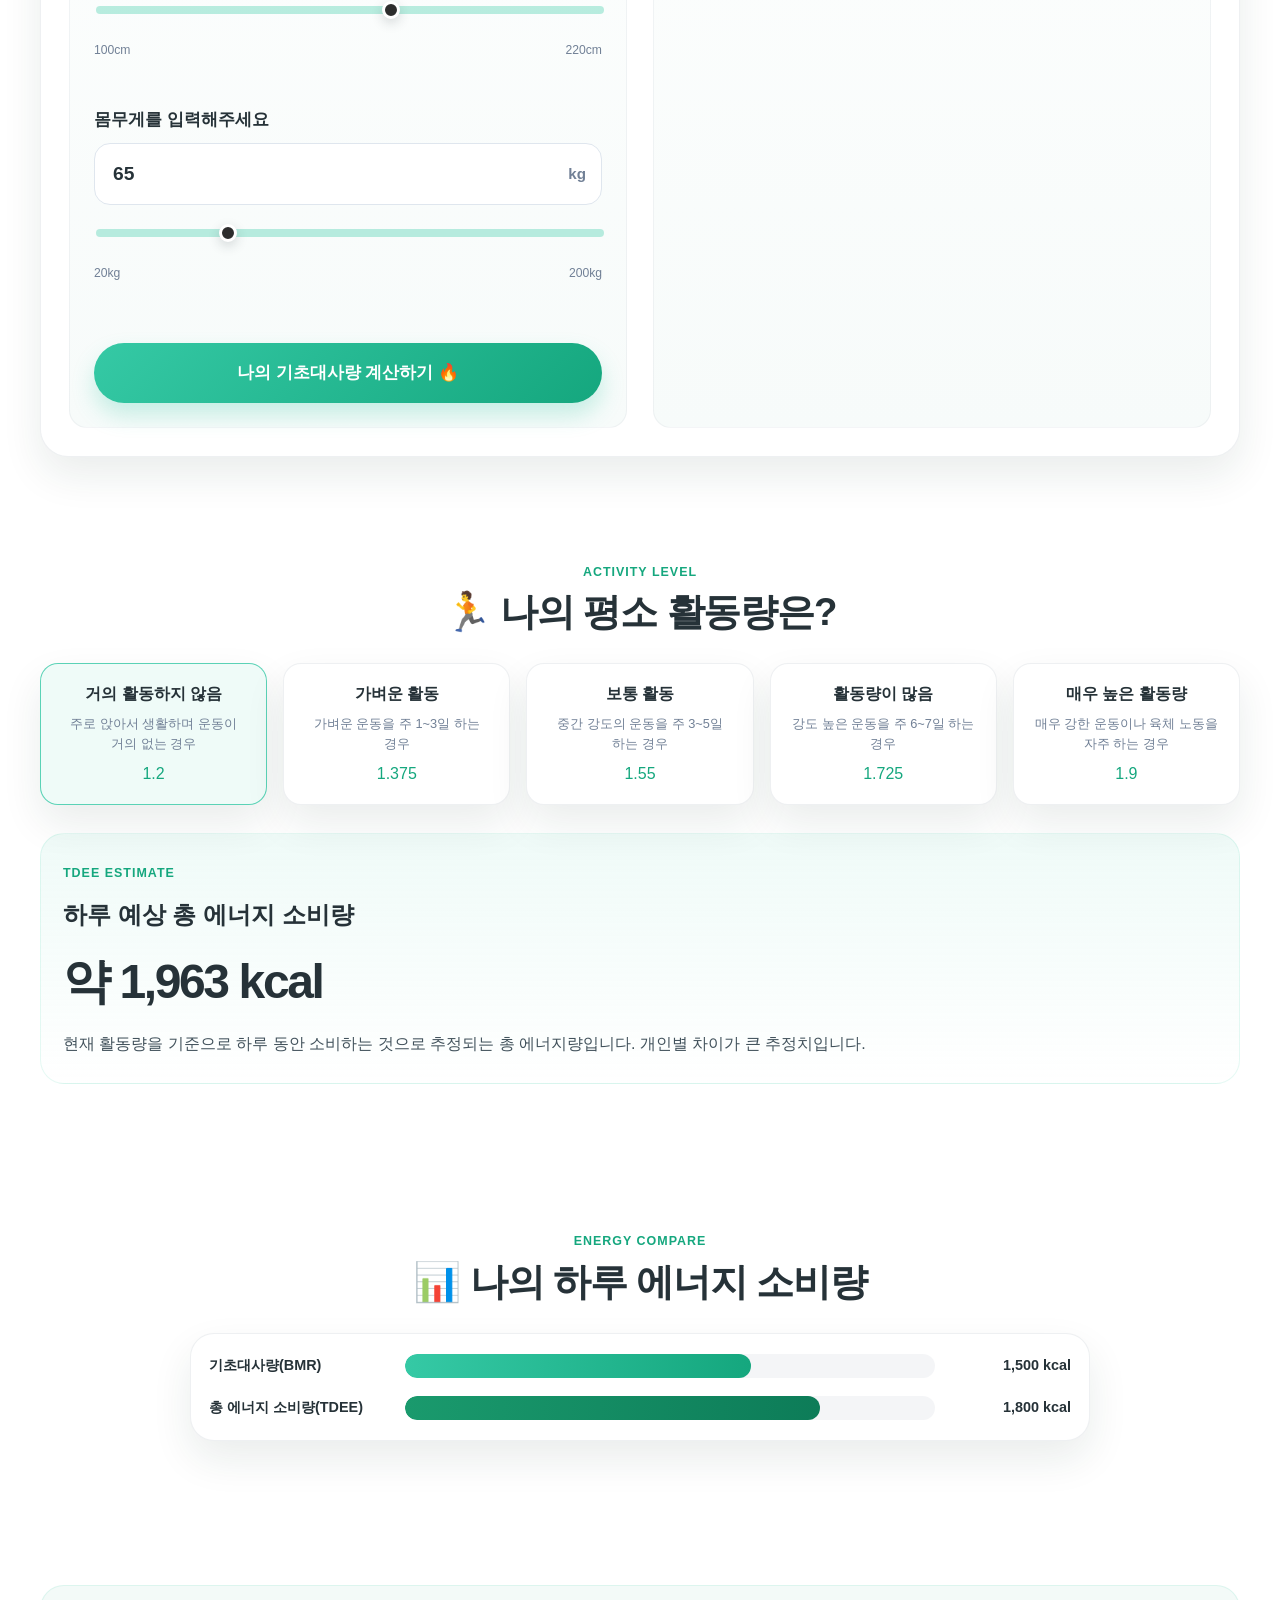
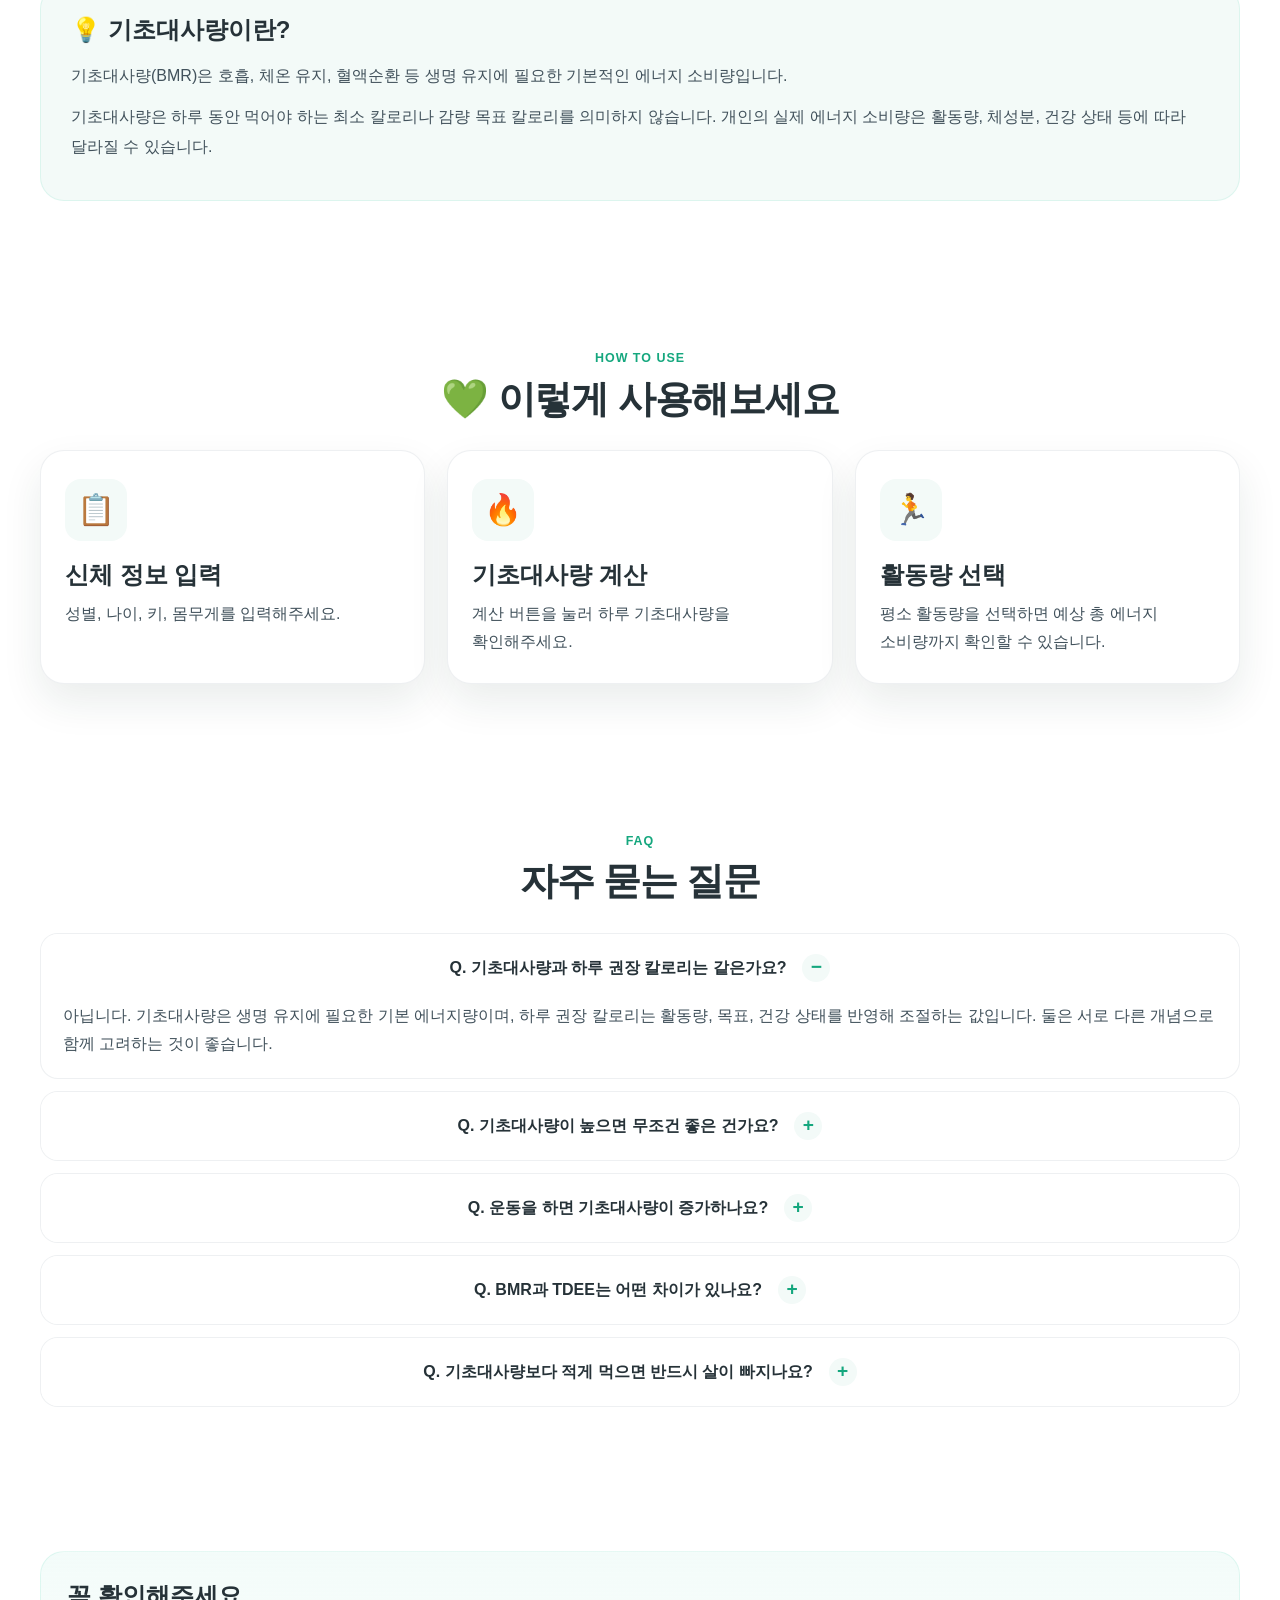
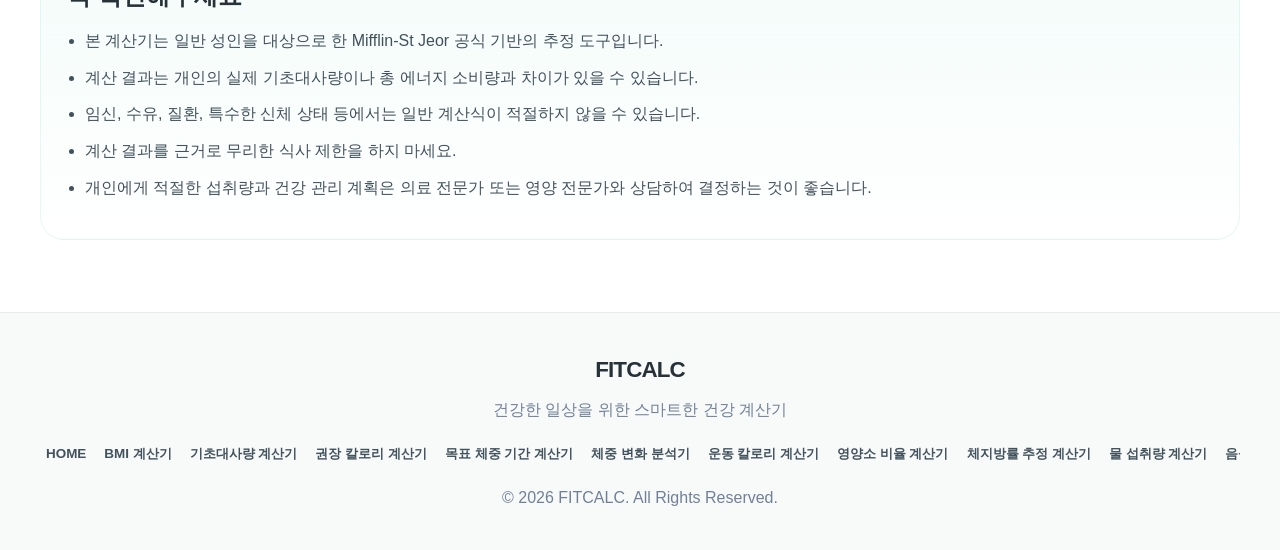
<file: bmr.html>
<!DOCTYPE html>
<html lang="ko">
  <head>
    <!-- Google tag (gtag.js) -->
    <script async src="https://www.googletagmanager.com/gtag/js?id=G-EE9PX7SMDJ"></script>
    <script>
      window.dataLayer = window.dataLayer || [];
      function gtag(){dataLayer.push(arguments);}
      gtag('js', new Date());

      gtag('config', 'G-EE9PX7SMDJ');
    </script>
    <meta charset="UTF-8" />
    <meta name="viewport" content="width=device-width, initial-scale=1.0" />
    <title>FITCALC | 기초대사량 계산기</title>
    <meta name="description" content="성별, 나이, 키, 몸무게를 입력하여 나의 기초대사량(BMR)과 하루 에너지 소비량(TDEE)을 쉽고 빠르게 계산해보세요." />
    <meta name="keywords" content="FITCALC, 기초대사량 계산기, 기초대사량, BMR 계산기, BMR, TDEE, 하루 에너지 소비량, 칼로리 소모, 다이어트" />
    <meta name="author" content="FITCALC" />
    <meta name="robots" content="index, follow" />
    <link rel="canonical" href="https://ad-site-nu.vercel.app/bmr.html" />

    <!-- Open Graph / Facebook / Kakao -->
    <meta property="og:type" content="website" />
    <meta property="og:locale" content="ko_KR" />
    <meta property="og:site_name" content="FITCALC" />
    <meta property="og:title" content="FITCALC | 기초대사량 계산기" />
    <meta property="og:description" content="성별, 나이, 키, 몸무게를 입력하여 나의 기초대사량(BMR)과 하루 에너지 소비량(TDEE)을 쉽고 빠르게 계산해보세요." />
    <meta property="og:url" content="https://ad-site-nu.vercel.app/bmr.html" />

    <!-- Twitter Card -->
    <meta name="twitter:card" content="summary" />
    <meta name="twitter:title" content="FITCALC | 기초대사량 계산기" />
    <meta name="twitter:description" content="성별, 나이, 키, 몸무게를 입력하여 나의 기초대사량(BMR)과 하루 에너지 소비량(TDEE)을 쉽고 빠르게 계산해보세요." />
    <meta name="twitter:url" content="https://ad-site-nu.vercel.app/bmr.html" />

    <link rel="stylesheet" href="assets/css/reset.css" />
    <link rel="stylesheet" href="assets/css/normalize.css" />
    <link rel="stylesheet" href="assets/css/commons.css" />
    <link rel="stylesheet" href="assets/css/style.css" />
    <link rel="stylesheet" href="assets/css/bmr-style.css" />

    <meta name="google-site-verification" content="V3TmEqt0qlZOa10JpxGZDKdtC7RnwIc-zLoTYZeJcOs" />
    <meta name="naver-site-verification" content="5502ad1577a2ee64ded0e0f56666f6bf2eb7b508" />
  </head>
  <body id="home" data-fitcalc-page="bmr">
    <div id="site-header"></div>
    <div id="site-ad-banner"></div>

    <main>
      <section class="bmr-hero">
        <div class="container bmr-hero-content">
          <div class="bmr-hero-copy">
            <span class="hero-badge">Healthy Living • Energy Check</span>
            <h1>🔥 나의 기초대사량은 얼마나 될까요?</h1>
            <p class="hero-subtitle">
              나이, 성별, 키, 몸무게를 입력하면<br />
              하루 기초대사량을 간편하게 계산할 수 있어요.
            </p>
            <p class="hero-description">
              기초대사량은 우리 몸이 생명 유지에 사용하는 기본적인 에너지량입니다.<br />
              나의 기초대사량을 확인하고 건강 관리에 필요한 에너지 정보를 알아보세요.
            </p>
            <div class="hero-icons" aria-label="기초대사량 아이콘">
              <span>🔥</span>
              <span>⚡</span>
              <span>📊</span>
              <span>🏃</span>
            </div>
            <a href="#calculator" class="primary-btn hero-btn">기초대사량 계산하기 ↓</a>
          </div>

          <div class="bmr-hero-visual" aria-hidden="true">
            <div class="bmr-visual-card">
              <div class="visual-badge">BMR Insight</div>
              <div class="bmr-energy-ring">
                <div class="ring-inner">
                  <strong>1,593</strong>
                  <small>kcal/day</small>
                </div>
              </div>
              <div class="bmr-visual-meta">
                <span>기초대사량</span>
                <span>예상 에너지</span>
              </div>
            </div>
          </div>
        </div>
      </section>

      <section id="calculator" class="bmr-calculator-section">
        <div class="container">
          <div class="section-heading center">
            <p class="eyebrow">Energy Check</p>
            <h2>🔥 기초대사량(BMR) 계산기</h2>
            <p>나의 신체 정보를 입력하고 하루 기초대사량을 확인해보세요.</p>
          </div>

          <div class="bmr-calculator-card">
            <div class="bmr-form-panel">
              <div class="input-group">
                <label class="field-label">성별을 선택해주세요</label>
                <div class="gender-toggle" role="radiogroup" aria-label="성별 선택">
                  <button type="button" class="gender-option" data-gender="male" aria-pressed="false">
                    <span class="gender-check">✓</span>
                    남성
                  </button>
                  <button type="button" class="gender-option" data-gender="female" aria-pressed="false">
                    <span class="gender-check">✓</span>
                    여성
                  </button>
                </div>
                <p id="genderError" class="error-message" aria-live="polite"></p>
              </div>

              <div class="input-group">
                <label for="ageInput">나이를 입력해주세요</label>
                <div class="input-wrap">
                  <input id="ageInput" type="number" min="18" max="100" step="1" value="25" inputmode="numeric" aria-describedby="ageError" />
                  <span class="unit">세</span>
                </div>
                <p class="field-note">성인용 계산기입니다.</p>
                <p id="ageError" class="error-message" aria-live="polite"></p>
              </div>

              <div class="input-group">
                <label for="bmrHeightInput">키를 입력해주세요</label>
                <div class="input-wrap">
                  <input
                    id="bmrHeightInput"
                    type="number"
                    min="100"
                    max="220"
                    step="0.1"
                    value="170"
                    inputmode="decimal"
                    aria-describedby="heightError"
                  />
                  <span class="unit">cm</span>
                </div>
                <input
                  id="heightSliderBmr"
                  class="range-slider"
                  type="range"
                  min="100"
                  max="220"
                  step="0.1"
                  value="170"
                  aria-label="키 슬라이더"
                />
                <div class="slider-meta">
                  <span>100cm</span>
                  <span>220cm</span>
                </div>
                <p id="heightError" class="error-message" aria-live="polite"></p>
              </div>

              <div class="input-group">
                <label for="bmrWeightInput">몸무게를 입력해주세요</label>
                <div class="input-wrap">
                  <input
                    id="bmrWeightInput"
                    type="number"
                    min="20"
                    max="200"
                    step="0.1"
                    value="65"
                    inputmode="decimal"
                    aria-describedby="weightError"
                  />
                  <span class="unit">kg</span>
                </div>
                <input
                  id="weightSliderBmr"
                  class="range-slider"
                  type="range"
                  min="20"
                  max="200"
                  step="0.1"
                  value="65"
                  aria-label="몸무게 슬라이더"
                />
                <div class="slider-meta">
                  <span>20kg</span>
                  <span>200kg</span>
                </div>
                <p id="weightError" class="error-message" aria-live="polite"></p>
              </div>

              <button type="button" id="calculateBmrBtn" class="primary-btn calculate-btn">
                나의 기초대사량 계산하기 🔥
              </button>
            </div>

            <div class="bmr-result-panel" aria-live="polite">
              <div class="bmr-result-card" id="bmrResultCard">
                <div class="result-header">
                  <span class="result-badge">🔥 기초대사량 결과가 여기에 표시됩니다.</span>
                </div>

                <div class="bmr-result-main">
                  <p class="result-label">나의 하루 기초대사량은</p>
                  <div class="bmr-value" id="bmrValue">--</div>
                  <div class="bmr-summary" id="bmrSummary">정보를 입력한 후 계산 버튼을 눌러주세요.</div>
                </div>

                <div class="bmr-detail-list">
                  <div class="info-item">
                    <span>성별</span>
                    <strong id="resultGender">-</strong>
                  </div>
                  <div class="info-item">
                    <span>나이</span>
                    <strong id="resultAge">-</strong>
                  </div>
                  <div class="info-item">
                    <span>키</span>
                    <strong id="resultHeight">-</strong>
                  </div>
                  <div class="info-item">
                    <span>몸무게</span>
                    <strong id="resultWeight">-</strong>
                  </div>
                  <div class="info-item full-width">
                    <span>기초대사량</span>
                    <strong id="resultBmr">-</strong>
                  </div>
                </div>

                <p class="result-note">계산 결과는 추정치이며 개인별 차이가 있을 수 있습니다.</p>

                <button type="button" id="resetBmrBtn" class="secondary-btn reset-btn">
                  다시 계산하기
                </button>
              </div>
            </div>
          </div>
        </div>
      </section>

      <section class="bmr-activity-section">
        <div class="container">
          <div class="section-heading center">
            <p class="eyebrow">Activity Level</p>
            <h2>🏃 나의 평소 활동량은?</h2>
          </div>

          <div class="activity-options" role="radiogroup" aria-label="활동량 선택">
            <button type="button" class="activity-option is-selected" data-factor="1.2">
              <span class="activity-name">거의 활동하지 않음</span>
              <span class="activity-desc">주로 앉아서 생활하며 운동이 거의 없는 경우</span>
              <strong>1.2</strong>
            </button>
            <button type="button" class="activity-option" data-factor="1.375">
              <span class="activity-name">가벼운 활동</span>
              <span class="activity-desc">가벼운 운동을 주 1~3일 하는 경우</span>
              <strong>1.375</strong>
            </button>
            <button type="button" class="activity-option" data-factor="1.55">
              <span class="activity-name">보통 활동</span>
              <span class="activity-desc">중간 강도의 운동을 주 3~5일 하는 경우</span>
              <strong>1.55</strong>
            </button>
            <button type="button" class="activity-option" data-factor="1.725">
              <span class="activity-name">활동량이 많음</span>
              <span class="activity-desc">강도 높은 운동을 주 6~7일 하는 경우</span>
              <strong>1.725</strong>
            </button>
            <button type="button" class="activity-option" data-factor="1.9">
              <span class="activity-name">매우 높은 활동량</span>
              <span class="activity-desc">매우 강한 운동이나 육체 노동을 자주 하는 경우</span>
              <strong>1.9</strong>
            </button>
          </div>

          <div class="tdee-panel" id="tdeePanel">
            <div class="tdee-summary">
              <span class="eyebrow">TDEE Estimate</span>
              <h3>하루 예상 총 에너지 소비량</h3>
            </div>
            <div class="tdee-value" id="tdeeValue">약 1,963 kcal</div>
            <p>
              현재 활동량을 기준으로 하루 동안 소비하는 것으로 추정되는 총 에너지량입니다.
              개인별 차이가 큰 추정치입니다.
            </p>
          </div>
        </div>
      </section>

      <section class="bmr-chart-section">
        <div class="container">
          <div class="section-heading center">
            <p class="eyebrow">Energy Compare</p>
            <h2>📊 나의 하루 에너지 소비량</h2>
          </div>

          <div class="energy-chart" aria-label="에너지 소비량 비교 그래프">
            <div class="chart-row">
              <div class="chart-label">기초대사량(BMR)</div>
              <div class="chart-bar-wrap">
                <div class="chart-bar bar-bmr" id="barBmr"></div>
              </div>
              <div class="chart-value" id="bmrBarValue">0 kcal</div>
            </div>
            <div class="chart-row">
              <div class="chart-label">총 에너지 소비량(TDEE)</div>
              <div class="chart-bar-wrap">
                <div class="chart-bar bar-tdee" id="barTdee"></div>
              </div>
              <div class="chart-value" id="tdeeBarValue">0 kcal</div>
            </div>
          </div>
        </div>
      </section>

      <section class="bmr-info-card-section">
        <div class="container">
          <div class="bmr-info-card">
            <h3>💡 기초대사량이란?</h3>
            <p>
              기초대사량(BMR)은 호흡, 체온 유지, 혈액순환 등 생명 유지에 필요한 기본적인 에너지 소비량입니다.
            </p>
            <p>
              기초대사량은 하루 동안 먹어야 하는 최소 칼로리나 감량 목표 칼로리를 의미하지 않습니다.
              개인의 실제 에너지 소비량은 활동량, 체성분, 건강 상태 등에 따라 달라질 수 있습니다.
            </p>
          </div>
        </div>
      </section>

      <section id="guide" class="bmr-guide-section">
        <div class="container">
          <div class="section-heading center">
            <p class="eyebrow">How to Use</p>
            <h2>💚 이렇게 사용해보세요</h2>
          </div>

          <div class="bmr-guide-grid">
            <article class="guide-card">
              <div class="guide-icon">📋</div>
              <h3>신체 정보 입력</h3>
              <p>성별, 나이, 키, 몸무게를 입력해주세요.</p>
            </article>

            <article class="guide-card">
              <div class="guide-icon">🔥</div>
              <h3>기초대사량 계산</h3>
              <p>계산 버튼을 눌러 하루 기초대사량을 확인해주세요.</p>
            </article>

            <article class="guide-card">
              <div class="guide-icon">🏃</div>
              <h3>활동량 선택</h3>
              <p>평소 활동량을 선택하면 예상 총 에너지 소비량까지 확인할 수 있습니다.</p>
            </article>
          </div>
        </div>
      </section>

      <section class="bmr-faq-section">
        <div class="container">
          <div class="section-heading center">
            <p class="eyebrow">FAQ</p>
            <h2>자주 묻는 질문</h2>
          </div>

          <div class="faq-section" aria-label="기초대사량 FAQ">
            <div class="faq-item active">
              <button class="faq-question" type="button" aria-expanded="true">
                Q. 기초대사량과 하루 권장 칼로리는 같은가요?
              </button>
              <div class="faq-answer">
                <p>
                  아닙니다. 기초대사량은 생명 유지에 필요한 기본 에너지량이며, 하루 권장 칼로리는 활동량, 목표, 건강 상태를 반영해 조절하는 값입니다.
                  둘은 서로 다른 개념으로 함께 고려하는 것이 좋습니다.
                </p>
              </div>
            </div>

            <div class="faq-item">
              <button class="faq-question" type="button" aria-expanded="false">
                Q. 기초대사량이 높으면 무조건 좋은 건가요?
              </button>
              <div class="faq-answer">
                <p>
                  높다는 것이 항상 좋다고 단정할 수는 없습니다. 기초대사량은 신체 구성, 연령, 체중, 활동량에 따라 달라지고 개인 차가 큽니다.
                  건강한 생활 습관과 적절한 영양 관리가 더 중요합니다.
                </p>
              </div>
            </div>

            <div class="faq-item">
              <button class="faq-question" type="button" aria-expanded="false">
                Q. 운동을 하면 기초대사량이 증가하나요?
              </button>
              <div class="faq-answer">
                <p>
                  운동 습관은 근육량 유지와 체력 향상에 도움을 주어, 장기적으로 기초대사량에 영향을 줄 수 있습니다.
                  다만 변화는 개인차가 크고 꾸준한 생활 습관이 핵심입니다.
                </p>
              </div>
            </div>

            <div class="faq-item">
              <button class="faq-question" type="button" aria-expanded="false">
                Q. BMR과 TDEE는 어떤 차이가 있나요?
              </button>
              <div class="faq-answer">
                <p>
                  BMR은 생명 유지에 필요한 기본 에너지량이고, TDEE는 활동량까지 반영한 하루 총 소비량입니다.
                  계산 결과를 바탕으로 일일 에너지 필요량을 더 현실적으로 추정할 수 있습니다.
                </p>
              </div>
            </div>

            <div class="faq-item">
              <button class="faq-question" type="button" aria-expanded="false">
                Q. 기초대사량보다 적게 먹으면 반드시 살이 빠지나요?
              </button>
              <div class="faq-answer">
                <p>
                  꼭 그런 것은 아닙니다. 매우 낮은 에너지 섭취는 피로, 집중력 저하, 건강 문제를 유발할 수 있으며
                  개인의 상태와 생활 방식에 따라 적절한 섭취량은 달라집니다.
                </p>
              </div>
            </div>
          </div>
        </div>
      </section>

      <section class="notice-section">
        <div class="container">
          <div class="notice-box">
            <h3>꼭 확인해주세요</h3>
            <ul>
              <li>본 계산기는 일반 성인을 대상으로 한 Mifflin-St Jeor 공식 기반의 추정 도구입니다.</li>
              <li>계산 결과는 개인의 실제 기초대사량이나 총 에너지 소비량과 차이가 있을 수 있습니다.</li>
              <li>임신, 수유, 질환, 특수한 신체 상태 등에서는 일반 계산식이 적절하지 않을 수 있습니다.</li>
              <li>계산 결과를 근거로 무리한 식사 제한을 하지 마세요.</li>
              <li>개인에게 적절한 섭취량과 건강 관리 계획은 의료 전문가 또는 영양 전문가와 상담하여 결정하는 것이 좋습니다.</li>
            </ul>
          </div>
        </div>
      </section>
    </main>

    <div id="site-footer"></div>

    <script>
      window.FITCALC_PAGE = {
        page: 'bmr',
        header: {
          logo: 'FITCALC',
          logoHref: 'bmr.html',
          nav: [
            { key: 'home', label: 'HOME', href: 'index.html' },
            { key: 'bmi', label: 'BMI 계산기', href: 'bmi.html' },
            { key: 'bmr', label: '기초대사량 계산기', href: 'bmr.html' },
            { key: 'calorie', label: '권장 칼로리 계산기', href: 'calorie.html' },
            { key: 'guide', label: 'GUIDE', href: 'index.html#guide' }
          ]
        },
        footer: {
          brand: 'FITCALC',
          description: '건강한 일상을 위한 스마트한 건강 계산기',
          year: '2026'
        }
      };
    </script>

    <script src="https://code.jquery.com/jquery-3.7.1.min.js"></script>
    <script>
      if (!window.jQuery) {
        document.write('<script src="assets/js/jquery-3.7.1.min.js"><\/script>');
      }
    </script>
    <script src="assets/js/header.js"></script>
    <script src="assets/js/footer.js"></script>
    <script src="assets/js/ad-banner.js"></script>
    <script src="assets/js/components.js"></script>
    <script src="assets/js/bmr-main.js"></script>

    <!-- 네이버 애널리틱스 -->
  <script type="text/javascript" src="//wcs.pstatic.net/wcslog.js"></script>
  <script type="text/javascript">
    if(!wcs_add) var wcs_add = {};
    wcs_add["wa"] = "2feac74dbb6540";
    if(window.wcs) {
      wcs_do();
    }
  </script>
</body>
</html>
</file>
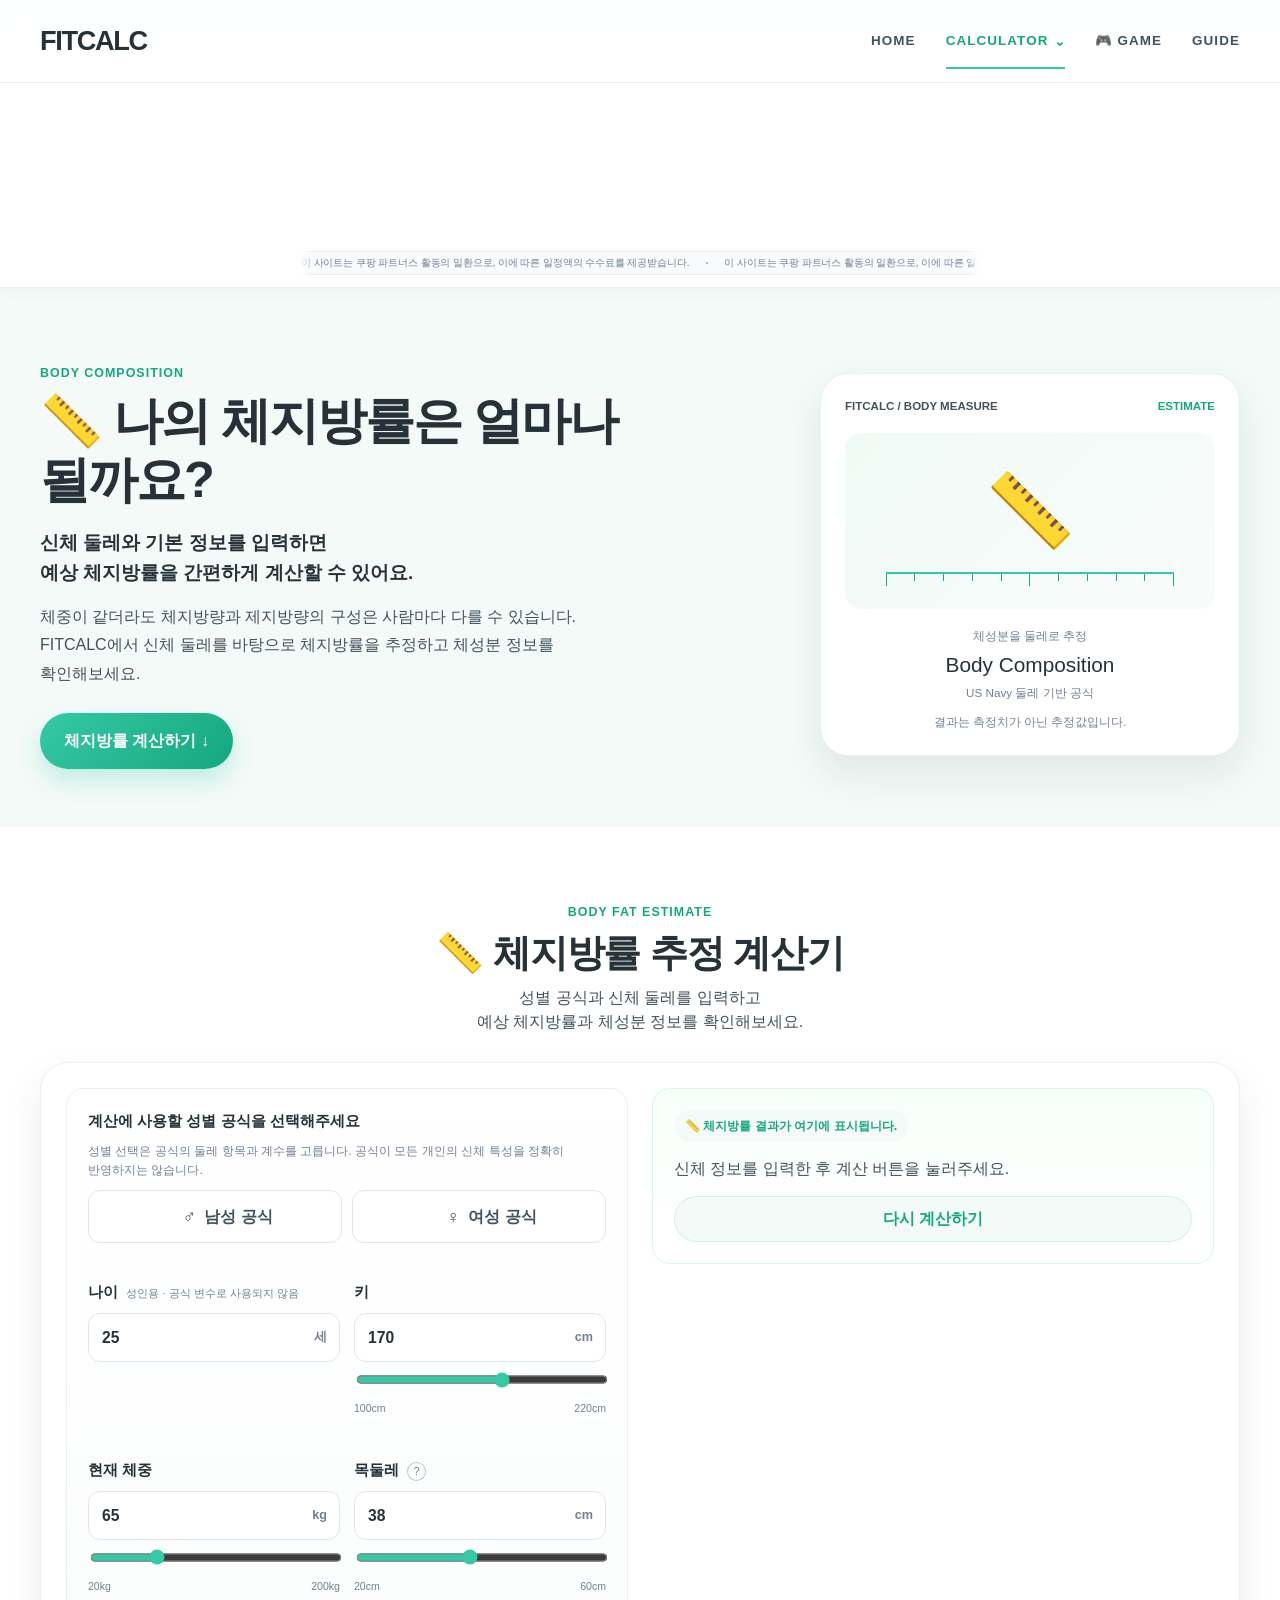
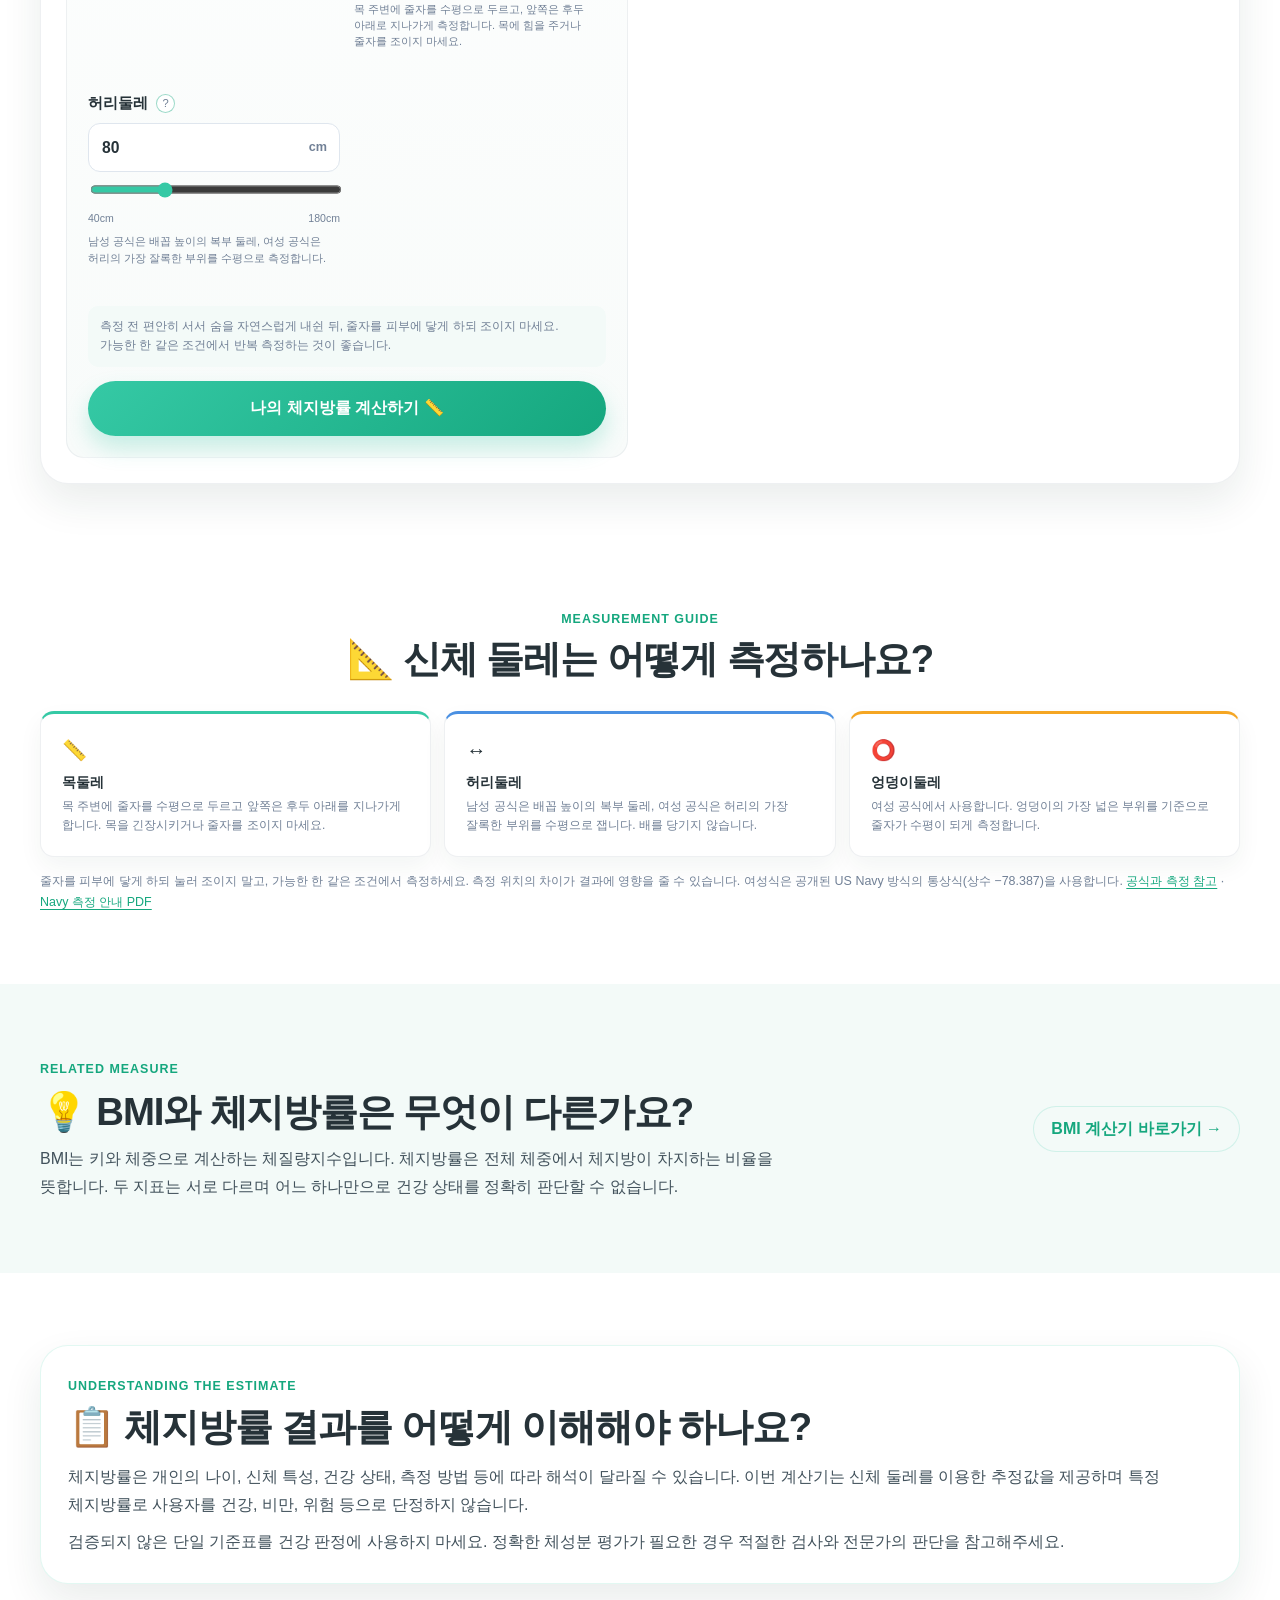
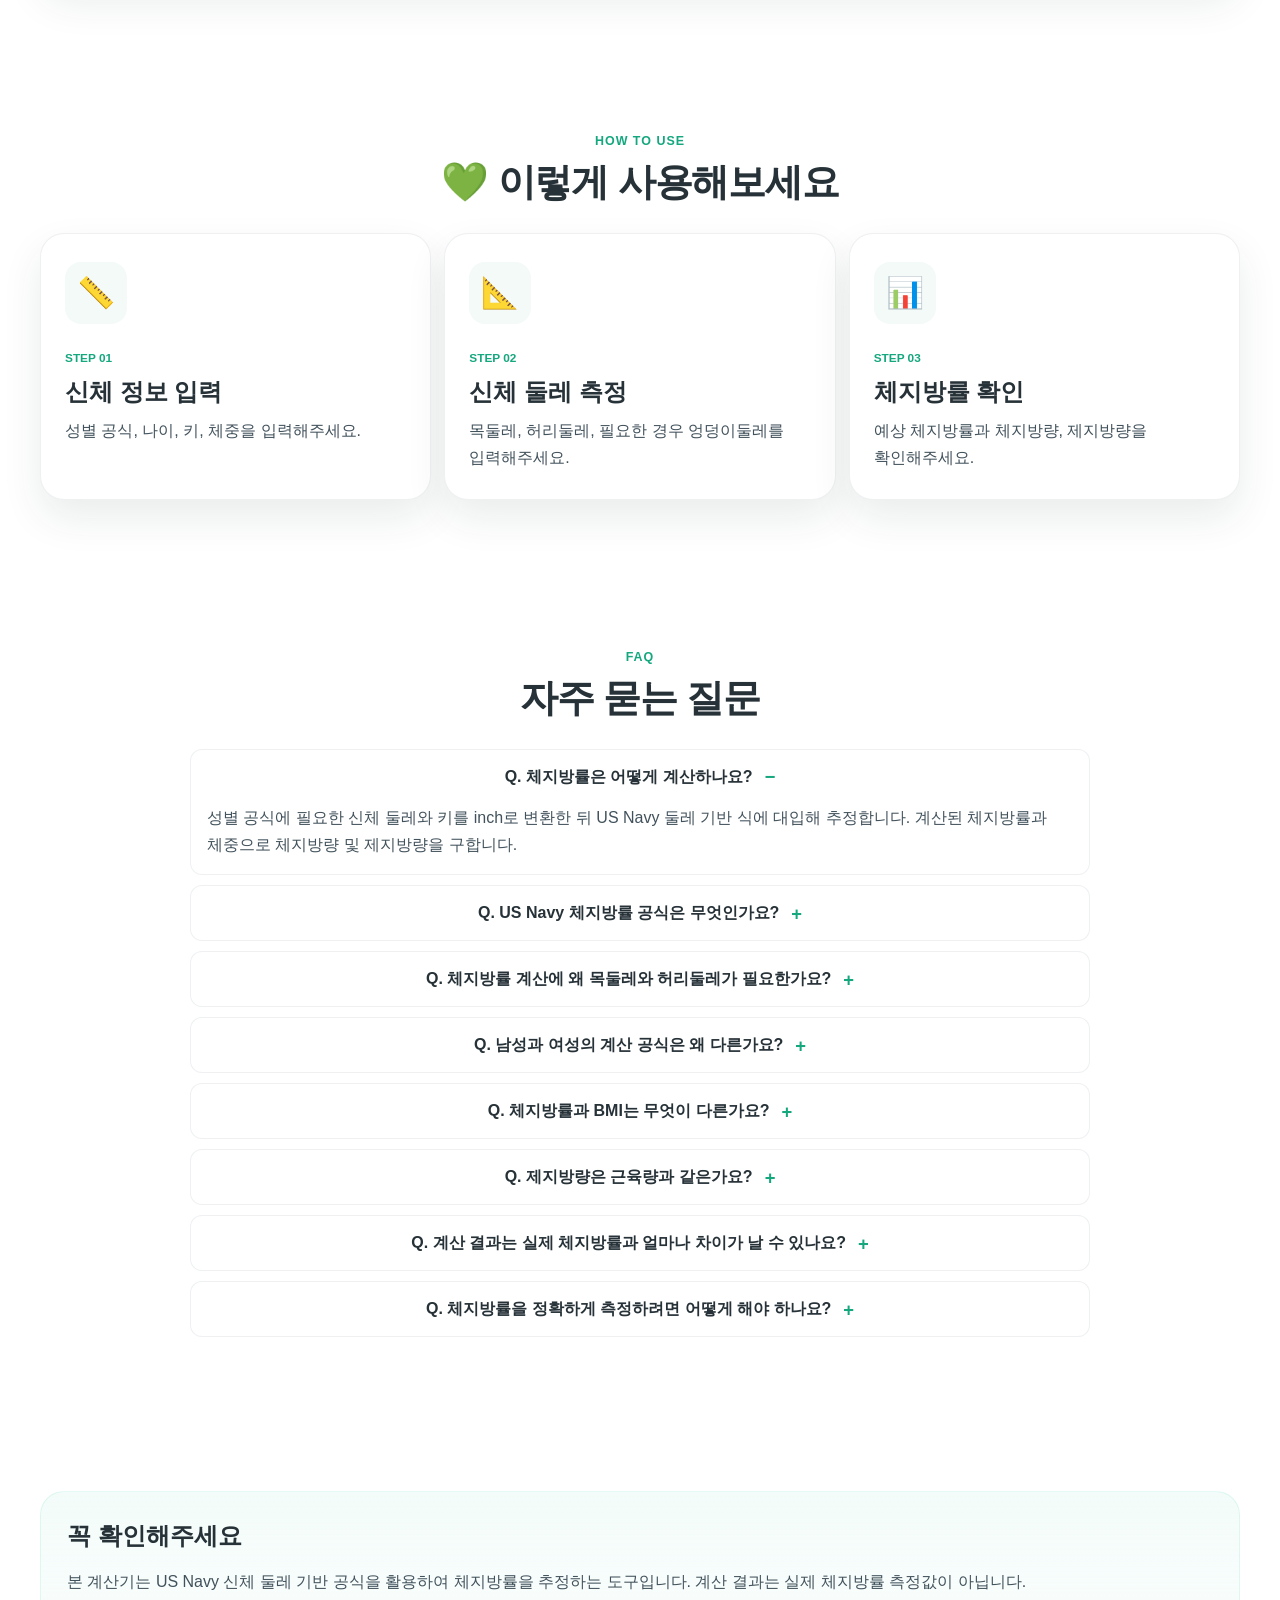
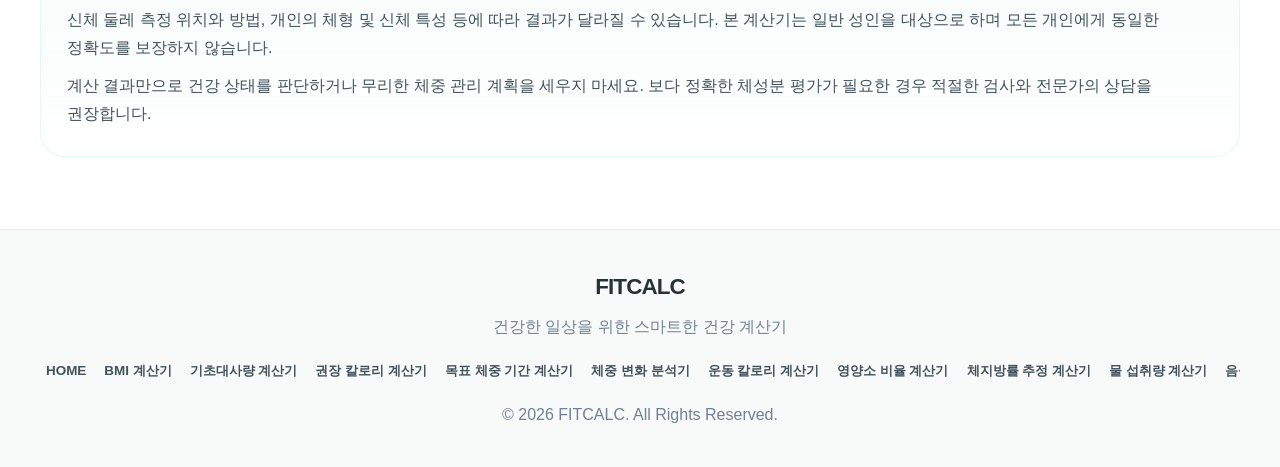
<file: body-fat.html>
<!DOCTYPE html>
<html lang="ko">
  <head>
    <!-- Google tag (gtag.js) -->
    <script async src="https://www.googletagmanager.com/gtag/js?id=G-EE9PX7SMDJ"></script>
    <script>
      window.dataLayer = window.dataLayer || [];
      function gtag(){dataLayer.push(arguments);}
      gtag('js', new Date());

      gtag('config', 'G-EE9PX7SMDJ');
    </script>
    <meta charset="UTF-8" />
    <meta name="viewport" content="width=device-width, initial-scale=1.0" />
    <title>FITCALC | 체지방률 추정 계산기</title>
    <meta name="description" content="성별 공식과 신체 둘레를 이용해 US Navy 방식의 예상 체지방률과 체성분을 확인해보세요." />
    <meta name="keywords" content="FITCALC, 체지방률 계산기, 체지방 계산, 체지방률 측정, US Navy 공식, 체성분, 제지방량, 체지방량, 다이어트" />
    <meta name="author" content="FITCALC" />
    <meta name="robots" content="index, follow" />
    <link rel="canonical" href="https://ad-site-nu.vercel.app/body-fat.html" />

    <!-- Open Graph / Facebook / Kakao -->
    <meta property="og:type" content="website" />
    <meta property="og:locale" content="ko_KR" />
    <meta property="og:site_name" content="FITCALC" />
    <meta property="og:title" content="FITCALC | 체지방률 추정 계산기" />
    <meta property="og:description" content="성별 공식과 신체 둘레를 이용해 US Navy 방식의 예상 체지방률과 체성분을 확인해보세요." />
    <meta property="og:url" content="https://ad-site-nu.vercel.app/body-fat.html" />

    <!-- Twitter Card -->
    <meta name="twitter:card" content="summary" />
    <meta name="twitter:title" content="FITCALC | 체지방률 추정 계산기" />
    <meta name="twitter:description" content="성별 공식과 신체 둘레를 이용해 US Navy 방식의 예상 체지방률과 체성분을 확인해보세요." />
    <meta name="twitter:url" content="https://ad-site-nu.vercel.app/body-fat.html" />

    <link rel="stylesheet" href="assets/css/reset.css" />
    <link rel="stylesheet" href="assets/css/normalize.css" />
    <link rel="stylesheet" href="assets/css/commons.css" />
    <link rel="stylesheet" href="assets/css/style.css" />
    <link rel="stylesheet" href="assets/css/body-fat-style.css" />

    <meta name="google-site-verification" content="V3TmEqt0qlZOa10JpxGZDKdtC7RnwIc-zLoTYZeJcOs" />
    <meta name="naver-site-verification" content="5502ad1577a2ee64ded0e0f56666f6bf2eb7b508" />
  </head>
  <body id="home" data-fitcalc-page="bodyfat">
    <div id="site-header"></div>
    <div id="site-ad-banner"></div>

    <main>
      <section class="bf-hero">
        <div class="container bf-hero-content">
          <div class="bf-hero-copy">
            <p class="eyebrow">Body Composition</p>
            <h1>📏 나의 체지방률은 얼마나 될까요?</h1>
            <p class="bf-hero-lead">신체 둘레와 기본 정보를 입력하면<br />예상 체지방률을 간편하게 계산할 수 있어요.</p>
            <p class="bf-hero-description">체중이 같더라도 체지방량과 제지방량의 구성은 사람마다 다를 수 있습니다.<br />FITCALC에서 신체 둘레를 바탕으로 체지방률을 추정하고 체성분 정보를 확인해보세요.</p>
            <a class="primary-btn bf-hero-button" href="#calculator">체지방률 계산하기 ↓</a>
          </div>
          <div class="bf-hero-visual" aria-hidden="true">
            <div class="bf-hero-card">
              <div class="bf-hero-card-top"><span>FITCALC / BODY MEASURE</span><span>ESTIMATE</span></div>
              <div class="bf-ruler-graphic"><div class="bf-ruler-icon">📏</div><div class="bf-ruler-line"><i></i><i></i><i></i><i></i><i></i><i></i><i></i><i></i><i></i><i></i><i></i></div></div>
              <div class="bf-hero-metric"><span>체성분을 둘레로 추정</span><strong>Body Composition</strong><small>US Navy 둘레 기반 공식</small></div>
              <p>결과는 측정치가 아닌 추정값입니다.</p>
            </div>
          </div>
        </div>
      </section>

      <section id="calculator" class="bf-calculator-section">
        <div class="container">
          <div class="section-heading center">
            <p class="eyebrow">Body Fat Estimate</p>
            <h2>📏 체지방률 추정 계산기</h2>
            <p>성별 공식과 신체 둘레를 입력하고<br />예상 체지방률과 체성분 정보를 확인해보세요.</p>
          </div>

          <div class="bf-calculator-card">
            <div class="bf-form-panel">
              <fieldset class="bf-field-group">
                <legend>계산에 사용할 성별 공식을 선택해주세요</legend>
                <p class="bf-helper">성별 선택은 공식의 둘레 항목과 계수를 고릅니다. 공식이 모든 개인의 신체 특성을 정확히 반영하지는 않습니다.</p>
                <div class="bf-gender-options" role="group" aria-label="체지방률 계산 공식 선택">
                  <button type="button" class="bf-gender-option" data-sex="male" aria-pressed="false"><span class="bf-check" aria-hidden="true">✓</span><span aria-hidden="true">♂</span>남성 공식</button>
                  <button type="button" class="bf-gender-option" data-sex="female" aria-pressed="false"><span class="bf-check" aria-hidden="true">✓</span><span aria-hidden="true">♀</span>여성 공식</button>
                </div>
                <p id="sexError" class="bf-error" aria-live="polite"></p>
              </fieldset>

              <div class="bf-field-grid">
                <div class="bf-field-group">
                  <label for="bodyFatAge">나이 <span>성인용 · 공식 변수로 사용되지 않음</span></label>
                  <div class="bf-input-wrap"><input id="bodyFatAge" type="number" min="18" max="100" step="1" value="25" inputmode="numeric" aria-describedby="ageError" /><span>세</span></div>
                  <p id="ageError" class="bf-error" aria-live="polite"></p>
                </div>
                <div class="bf-field-group">
                  <label for="bodyFatHeight">키</label>
                  <div class="bf-input-wrap"><input id="bodyFatHeight" type="number" min="100" max="220" step="0.1" value="170" inputmode="decimal" aria-describedby="heightError" /><span>cm</span></div>
                  <input id="bodyFatHeightSlider" class="bf-slider" type="range" min="100" max="220" step="0.1" value="170" aria-label="키 슬라이더" />
                  <div class="bf-range-labels"><span>100cm</span><span>220cm</span></div>
                  <p id="heightError" class="bf-error" aria-live="polite"></p>
                </div>
                <div class="bf-field-group">
                  <label for="bodyFatWeight">현재 체중</label>
                  <div class="bf-input-wrap"><input id="bodyFatWeight" type="number" min="20" max="200" step="0.1" value="65" inputmode="decimal" aria-describedby="weightError" /><span>kg</span></div>
                  <input id="bodyFatWeightSlider" class="bf-slider" type="range" min="20" max="200" step="0.1" value="65" aria-label="체중 슬라이더" />
                  <div class="bf-range-labels"><span>20kg</span><span>200kg</span></div>
                  <p id="weightError" class="bf-error" aria-live="polite"></p>
                </div>
                <div class="bf-field-group">
                  <label for="bodyFatNeck">목둘레 <span class="bf-help" aria-hidden="true">?</span></label>
                  <div class="bf-input-wrap"><input id="bodyFatNeck" type="number" min="20" max="60" step="0.1" value="38" inputmode="decimal" aria-describedby="neckError neckTip" /><span>cm</span></div>
                  <input id="bodyFatNeckSlider" class="bf-slider" type="range" min="20" max="60" step="0.1" value="38" aria-label="목둘레 슬라이더" />
                  <div class="bf-range-labels"><span>20cm</span><span>60cm</span></div>
                  <p id="neckTip" class="bf-tip">목 주변에 줄자를 수평으로 두르고, 앞쪽은 후두 아래로 지나가게 측정합니다. 목에 힘을 주거나 줄자를 조이지 마세요.</p>
                  <p id="neckError" class="bf-error" aria-live="polite"></p>
                </div>
                <div class="bf-field-group">
                  <label for="bodyFatWaist">허리둘레 <span class="bf-help" aria-hidden="true">?</span></label>
                  <div class="bf-input-wrap"><input id="bodyFatWaist" type="number" min="40" max="180" step="0.1" value="80" inputmode="decimal" aria-describedby="waistError waistTip" /><span>cm</span></div>
                  <input id="bodyFatWaistSlider" class="bf-slider" type="range" min="40" max="180" step="0.1" value="80" aria-label="허리둘레 슬라이더" />
                  <div class="bf-range-labels"><span>40cm</span><span>180cm</span></div>
                  <p id="waistTip" class="bf-tip">남성 공식은 배꼽 높이의 복부 둘레, 여성 공식은 허리의 가장 잘록한 부위를 수평으로 측정합니다.</p>
                  <p id="waistError" class="bf-error" aria-live="polite"></p>
                </div>
                <div id="hipField" class="bf-field-group bf-is-hidden">
                  <label for="bodyFatHip">엉덩이둘레 <span class="bf-help" aria-hidden="true">?</span></label>
                  <div class="bf-input-wrap"><input id="bodyFatHip" type="number" min="50" max="180" step="0.1" value="95" inputmode="decimal" aria-describedby="hipError hipTip" /><span>cm</span></div>
                  <input id="bodyFatHipSlider" class="bf-slider" type="range" min="50" max="180" step="0.1" value="95" aria-label="엉덩이둘레 슬라이더" />
                  <div class="bf-range-labels"><span>50cm</span><span>180cm</span></div>
                  <p id="hipTip" class="bf-tip">엉덩이의 가장 넓은 부위를 기준으로 줄자를 수평으로 둘러 측정합니다.</p>
                  <p id="hipError" class="bf-error" aria-live="polite"></p>
                </div>
              </div>
              <p class="bf-measure-note">측정 전 편안히 서서 숨을 자연스럽게 내쉰 뒤, 줄자를 피부에 닿게 하되 조이지 마세요. 가능한 한 같은 조건에서 반복 측정하는 것이 좋습니다.</p>
              <button type="button" id="calculateBodyFat" class="primary-btn bf-submit">나의 체지방률 계산하기 📏</button>
            </div>

            <div class="bf-result-column">
              <section class="bf-result-card" id="bodyFatResultCard" aria-live="polite" aria-atomic="true">
                <span id="bodyFatResultBadge" class="bf-result-badge">📏 체지방률 결과가 여기에 표시됩니다.</span>
                <p id="bodyFatResultPrompt" class="bf-result-prompt">신체 정보를 입력한 후 계산 버튼을 눌러주세요.</p>
                <div id="bodyFatResultContent" class="bf-is-hidden">
                  <div class="bf-result-main"><p>나의 예상 체지방률</p><strong id="bodyFatPercentage">20.0%</strong><small>US Navy 둘레 기반 추정값</small></div>
                  <div class="bf-composition-results">
                    <div class="bf-fat-result"><span>추정 체지방량</span><strong id="fatMass">14.0kg</strong></div>
                    <div class="bf-lean-result"><span>추정 제지방량</span><strong id="leanMass">56.0kg</strong></div>
                  </div>
                  <dl class="bf-detail-list">
                    <div><dt>계산 공식</dt><dd>US Navy</dd></div>
                    <div><dt>성별 공식</dt><dd id="resultSex">-</dd></div>
                    <div><dt>나이</dt><dd id="resultAge">-</dd></div>
                    <div><dt>키</dt><dd id="resultHeight">-</dd></div>
                    <div><dt>체중</dt><dd id="resultWeight">-</dd></div>
                    <div><dt>목둘레</dt><dd id="resultNeck">-</dd></div>
                    <div><dt>허리둘레</dt><dd id="resultWaist">-</dd></div>
                    <div id="resultHipRow" class="bf-is-hidden"><dt>엉덩이둘레</dt><dd id="resultHip">-</dd></div>
                  </dl>
                  <p class="bf-result-note">이 결과는 신체 둘레를 이용한 추정치입니다. 실제 체지방률은 측정 방법과 개인의 신체 특성에 따라 차이가 있을 수 있습니다.</p>
                </div>
                <button type="button" id="resetBodyFat" class="secondary-btn bf-reset">다시 계산하기</button>
              </section>

              <div id="bodyFatAnalysis" class="bf-analysis bf-is-hidden">
                <section class="bf-chart-panel" aria-labelledby="compositionChartTitle">
                  <div class="bf-panel-heading"><p class="eyebrow">Composition Estimate</p><h3 id="compositionChartTitle">📊 나의 체성분 구성</h3></div>
                  <div class="bf-donut-layout">
                    <div id="compositionDonut" class="bf-donut" role="img" aria-label="체지방량과 제지방량 비율 차트"><span id="donutCenter">20.0%</span></div>
                    <ul class="bf-chart-legend">
                      <li><i class="bf-fat-dot"></i><span>체지방률</span><strong id="donutFatPercent">20.0%</strong></li>
                      <li><i class="bf-lean-dot"></i><span>제지방 비율</span><strong id="donutLeanPercent">80.0%</strong></li>
                      <li><i class="bf-fat-dot"></i><span>체지방량</span><strong id="donutFatMass">14.0kg</strong></li>
                      <li><i class="bf-lean-dot"></i><span>제지방량</span><strong id="donutLeanMass">56.0kg</strong></li>
                    </ul>
                  </div>
                </section>
                <section class="bf-chart-panel" aria-labelledby="compositionBarTitle">
                  <div class="bf-panel-heading"><p class="eyebrow">Mass Breakdown</p><h3 id="compositionBarTitle">⚖️ 체지방량과 제지방량 비교</h3></div>
                  <div class="bf-bar-row"><span>체지방량(kg)</span><div class="bf-bar-track"><i id="fatMassBar" class="bf-bar bf-fat-bar"></i></div><strong id="fatMassBarValue">14.0kg</strong></div>
                  <div class="bf-bar-row"><span>제지방량(kg)</span><div class="bf-bar-track"><i id="leanMassBar" class="bf-bar bf-lean-bar"></i></div><strong id="leanMassBarValue">56.0kg</strong></div>
                </section>
                <div class="bf-info-cards">
                  <article class="bf-info-card bf-fat-card"><span aria-hidden="true">📏</span><h3>체지방률</h3><p>전체 체중에서 체지방이 차지하는 비율의 추정치입니다.</p></article>
                  <article class="bf-info-card bf-fat-mass-card"><span aria-hidden="true">⚖️</span><h3>체지방량</h3><p>전체 체중 중 체지방에 해당하는 무게의 추정치입니다.</p></article>
                  <article class="bf-info-card bf-lean-card"><span aria-hidden="true">💪</span><h3>제지방량</h3><p>전체 체중에서 체지방량을 제외한 나머지 무게입니다. 근육량과 같은 뜻은 아니며 수분, 뼈, 장기 등도 포함합니다.</p></article>
                </div>
              </div>
            </div>
          </div>
        </div>
      </section>

      <section class="bf-measure-section">
        <div class="container">
          <div class="section-heading center"><p class="eyebrow">Measurement Guide</p><h2>📐 신체 둘레는 어떻게 측정하나요?</h2></div>
          <div class="bf-measure-grid">
            <article class="bf-measure-card"><span aria-hidden="true">📏</span><h3>목둘레</h3><p>목 주변에 줄자를 수평으로 두르고 앞쪽은 후두 아래를 지나가게 합니다. 목을 긴장시키거나 줄자를 조이지 마세요.</p></article>
            <article class="bf-measure-card"><span aria-hidden="true">↔️</span><h3>허리둘레</h3><p>남성 공식은 배꼽 높이의 복부 둘레, 여성 공식은 허리의 가장 잘록한 부위를 수평으로 잽니다. 배를 당기지 않습니다.</p></article>
            <article class="bf-measure-card"><span aria-hidden="true">⭕</span><h3>엉덩이둘레</h3><p>여성 공식에서 사용합니다. 엉덩이의 가장 넓은 부위를 기준으로 줄자가 수평이 되게 측정합니다.</p></article>
          </div>
          <p class="bf-measure-footnote">줄자를 피부에 닿게 하되 눌러 조이지 말고, 가능한 한 같은 조건에서 측정하세요. 측정 위치의 차이가 결과에 영향을 줄 수 있습니다. 여성식은 공개된 US Navy 방식의 통상식(상수 −78.387)을 사용합니다. <a href="https://www.calculator.net/body-fat-calculator.html" target="_blank" rel="noopener noreferrer">공식과 측정 참고</a> · <a href="https://www.calculator.net/pdf/navy-physical-readiness-program.pdf" target="_blank" rel="noopener noreferrer">Navy 측정 안내 PDF</a></p>
        </div>
      </section>

      <section class="bf-bmi-section">
        <div class="container bf-bmi-content">
          <div><p class="eyebrow">Related Measure</p><h2>💡 BMI와 체지방률은 무엇이 다른가요?</h2><p>BMI는 키와 체중으로 계산하는 체질량지수입니다. 체지방률은 전체 체중에서 체지방이 차지하는 비율을 뜻합니다. 두 지표는 서로 다르며 어느 하나만으로 건강 상태를 정확히 판단할 수 없습니다.</p></div>
          <a class="secondary-btn bf-bmi-link" href="bmi.html">BMI 계산기 바로가기 →</a>
        </div>
      </section>

      <section class="bf-info-section">
        <div class="container bf-info-panel">
          <p class="eyebrow">Understanding the Estimate</p>
          <h2>📋 체지방률 결과를 어떻게 이해해야 하나요?</h2>
          <p>체지방률은 개인의 나이, 신체 특성, 건강 상태, 측정 방법 등에 따라 해석이 달라질 수 있습니다. 이번 계산기는 신체 둘레를 이용한 추정값을 제공하며 특정 체지방률로 사용자를 건강, 비만, 위험 등으로 단정하지 않습니다.</p>
          <p>검증되지 않은 단일 기준표를 건강 판정에 사용하지 마세요. 정확한 체성분 평가가 필요한 경우 적절한 검사와 전문가의 판단을 참고해주세요.</p>
        </div>
      </section>

      <section id="guide" class="bf-guide-section">
        <div class="container">
          <div class="section-heading center"><p class="eyebrow">How to Use</p><h2>💚 이렇게 사용해보세요</h2></div>
          <div class="bf-guide-grid">
            <article class="guide-card"><div class="guide-icon">📏</div><span class="bf-step">STEP 01</span><h3>신체 정보 입력</h3><p>성별 공식, 나이, 키, 체중을 입력해주세요.</p></article>
            <article class="guide-card"><div class="guide-icon">📐</div><span class="bf-step">STEP 02</span><h3>신체 둘레 측정</h3><p>목둘레, 허리둘레, 필요한 경우 엉덩이둘레를 입력해주세요.</p></article>
            <article class="guide-card"><div class="guide-icon">📊</div><span class="bf-step">STEP 03</span><h3>체지방률 확인</h3><p>예상 체지방률과 체지방량, 제지방량을 확인해주세요.</p></article>
          </div>
        </div>
      </section>

      <section class="bf-faq-section">
        <div class="container">
          <div class="section-heading center"><p class="eyebrow">FAQ</p><h2>자주 묻는 질문</h2></div>
          <div class="bf-faq-list">
            <div class="bf-faq-item is-open"><button type="button" class="bf-faq-question" aria-expanded="true">Q. 체지방률은 어떻게 계산하나요?</button><div class="bf-faq-answer"><p>성별 공식에 필요한 신체 둘레와 키를 inch로 변환한 뒤 US Navy 둘레 기반 식에 대입해 추정합니다. 계산된 체지방률과 체중으로 체지방량 및 제지방량을 구합니다.</p></div></div>
            <div class="bf-faq-item"><button type="button" class="bf-faq-question" aria-expanded="false">Q. US Navy 체지방률 공식은 무엇인가요?</button><div class="bf-faq-answer"><p>허리·목둘레와 키(여성은 엉덩이둘레 포함)를 사용하는 회귀식입니다. 이 페이지는 길이 단위를 inch로 변환해 계산하며 결과는 추정치입니다.</p></div></div>
            <div class="bf-faq-item"><button type="button" class="bf-faq-question" aria-expanded="false">Q. 체지방률 계산에 왜 목둘레와 허리둘레가 필요한가요?</button><div class="bf-faq-answer"><p>둘레 기반 공식은 신체 둘레 차이와 키를 입력 변수로 사용합니다. 측정 위치와 줄자를 두르는 방법이 결과에 영향을 줄 수 있습니다.</p></div></div>
            <div class="bf-faq-item"><button type="button" class="bf-faq-question" aria-expanded="false">Q. 남성과 여성의 계산 공식은 왜 다른가요?</button><div class="bf-faq-answer"><p>공식은 성별에 따라 다른 둘레 항목과 계수를 사용하도록 개발되었습니다. 선택된 공식이 모든 개인의 체형을 똑같이 반영하는 것은 아닙니다.</p></div></div>
            <div class="bf-faq-item"><button type="button" class="bf-faq-question" aria-expanded="false">Q. 체지방률과 BMI는 무엇이 다른가요?</button><div class="bf-faq-answer"><p>BMI는 키와 체중을 이용한 지수이고, 체지방률은 전체 체중 중 체지방이 차지하는 비율입니다. 서로 다른 정보를 제공하며 각각 한계가 있습니다.</p></div></div>
            <div class="bf-faq-item"><button type="button" class="bf-faq-question" aria-expanded="false">Q. 제지방량은 근육량과 같은가요?</button><div class="bf-faq-answer"><p>아닙니다. 제지방량은 체중에서 체지방량을 제외한 값으로 근육뿐 아니라 수분, 뼈, 장기 등을 포함합니다.</p></div></div>
            <div class="bf-faq-item"><button type="button" class="bf-faq-question" aria-expanded="false">Q. 계산 결과는 실제 체지방률과 얼마나 차이가 날 수 있나요?</button><div class="bf-faq-answer"><p>개인의 체형, 둘레 측정 위치, 측정 도구 및 수행 방식 등에 따라 차이가 날 수 있습니다. 이 계산기는 실제 측정값을 대체하지 않습니다.</p></div></div>
            <div class="bf-faq-item"><button type="button" class="bf-faq-question" aria-expanded="false">Q. 체지방률을 정확하게 측정하려면 어떻게 해야 하나요?</button><div class="bf-faq-answer"><p>측정 목적에 적합한 방법을 전문가와 상의할 수 있습니다. 둘레 기반 추정과 체성분 검사는 서로 다른 방식이며 결과의 정밀도와 한계도 다릅니다.</p></div></div>
          </div>
        </div>
      </section>

      <section class="notice-section bf-notice-section">
        <div class="container"><div class="notice-box"><h3>꼭 확인해주세요</h3>
          <p>본 계산기는 US Navy 신체 둘레 기반 공식을 활용하여 체지방률을 추정하는 도구입니다. 계산 결과는 실제 체지방률 측정값이 아닙니다.</p>
          <p>신체 둘레 측정 위치와 방법, 개인의 체형 및 신체 특성 등에 따라 결과가 달라질 수 있습니다. 본 계산기는 일반 성인을 대상으로 하며 모든 개인에게 동일한 정확도를 보장하지 않습니다.</p>
          <p>계산 결과만으로 건강 상태를 판단하거나 무리한 체중 관리 계획을 세우지 마세요. 보다 정확한 체성분 평가가 필요한 경우 적절한 검사와 전문가의 상담을 권장합니다.</p>
        </div></div>
      </section>
    </main>

    <div id="site-footer"></div>
    <script src="https://code.jquery.com/jquery-3.7.1.min.js"></script>
    <script src="assets/js/header.js"></script>
    <script src="assets/js/footer.js"></script>
    <script src="assets/js/ad-banner.js"></script>
    <script src="assets/js/components.js"></script>
    <script src="assets/js/body-fat-main.js"></script>

    <!-- 네이버 애널리틱스 -->
  <script type="text/javascript" src="//wcs.pstatic.net/wcslog.js"></script>
  <script type="text/javascript">
    if(!wcs_add) var wcs_add = {};
    wcs_add["wa"] = "2feac74dbb6540";
    if(window.wcs) {
      wcs_do();
    }
  </script>
</body>
</html>
</file>
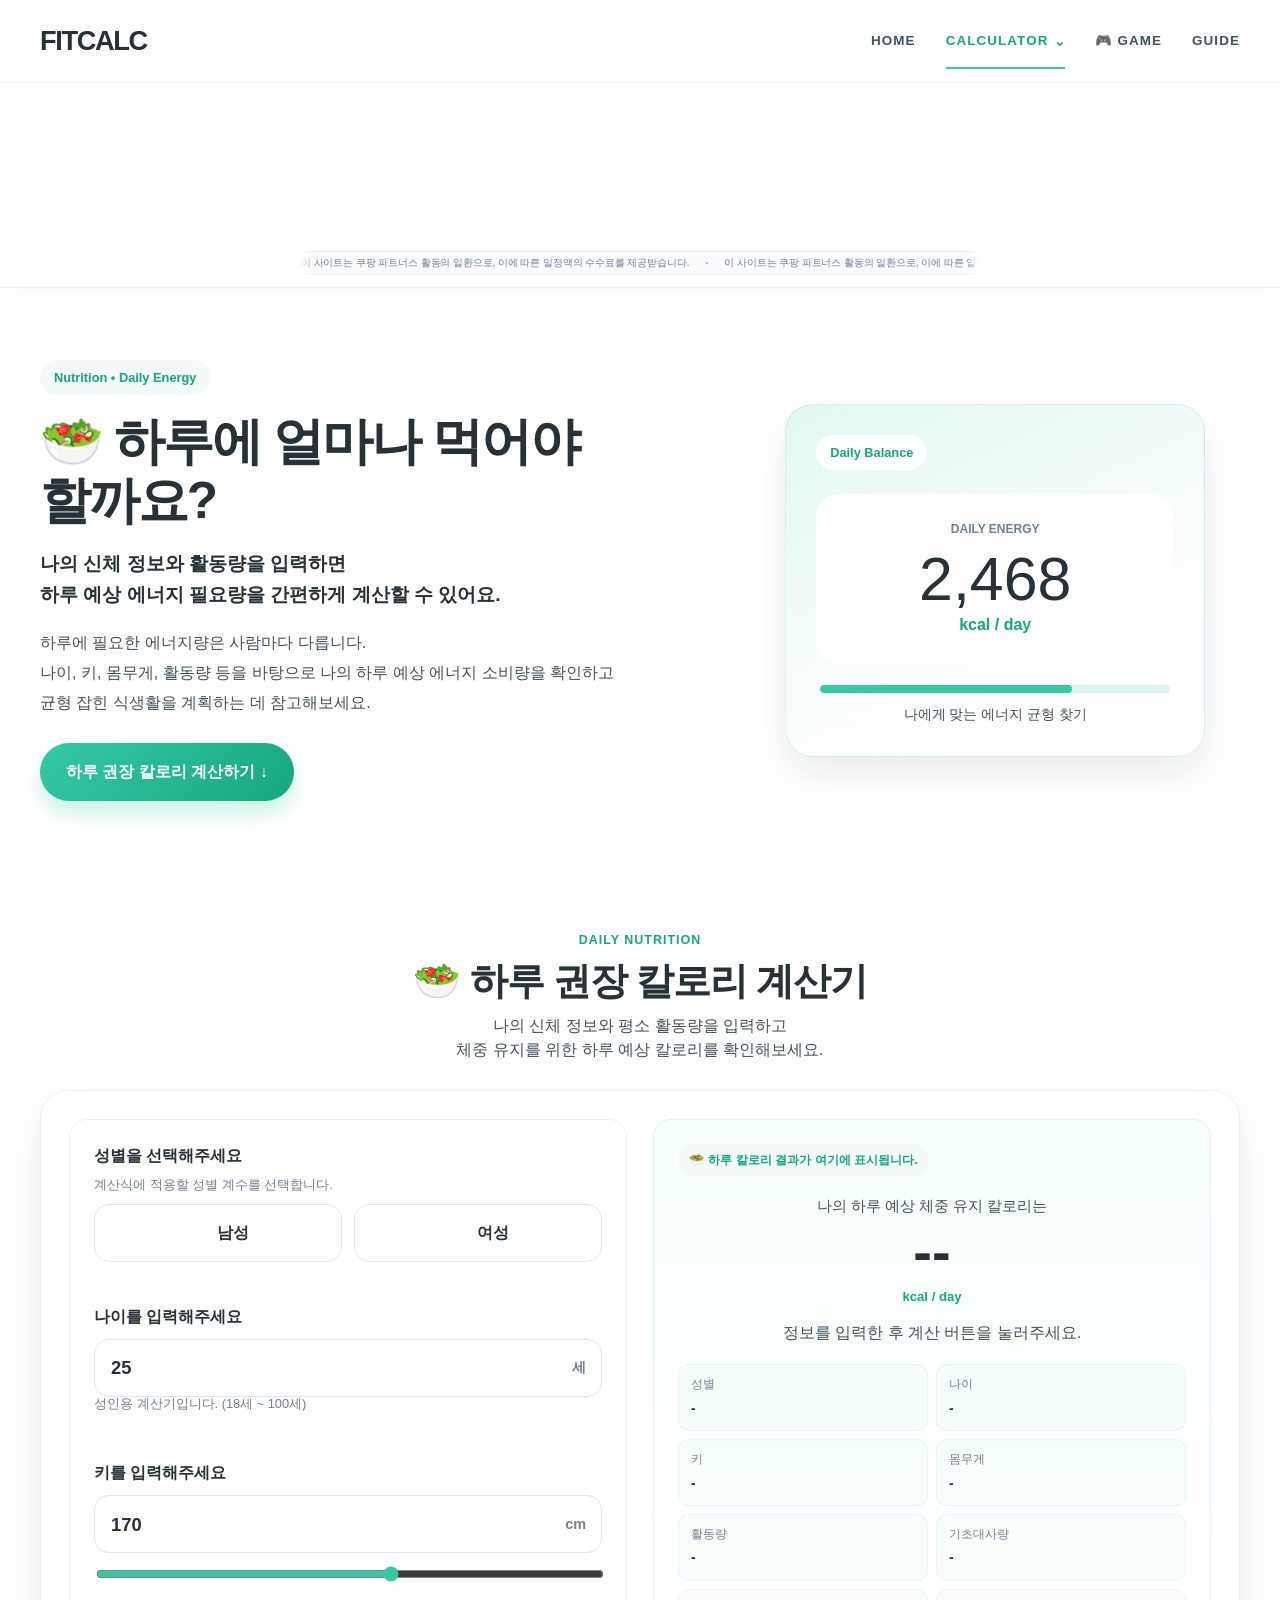
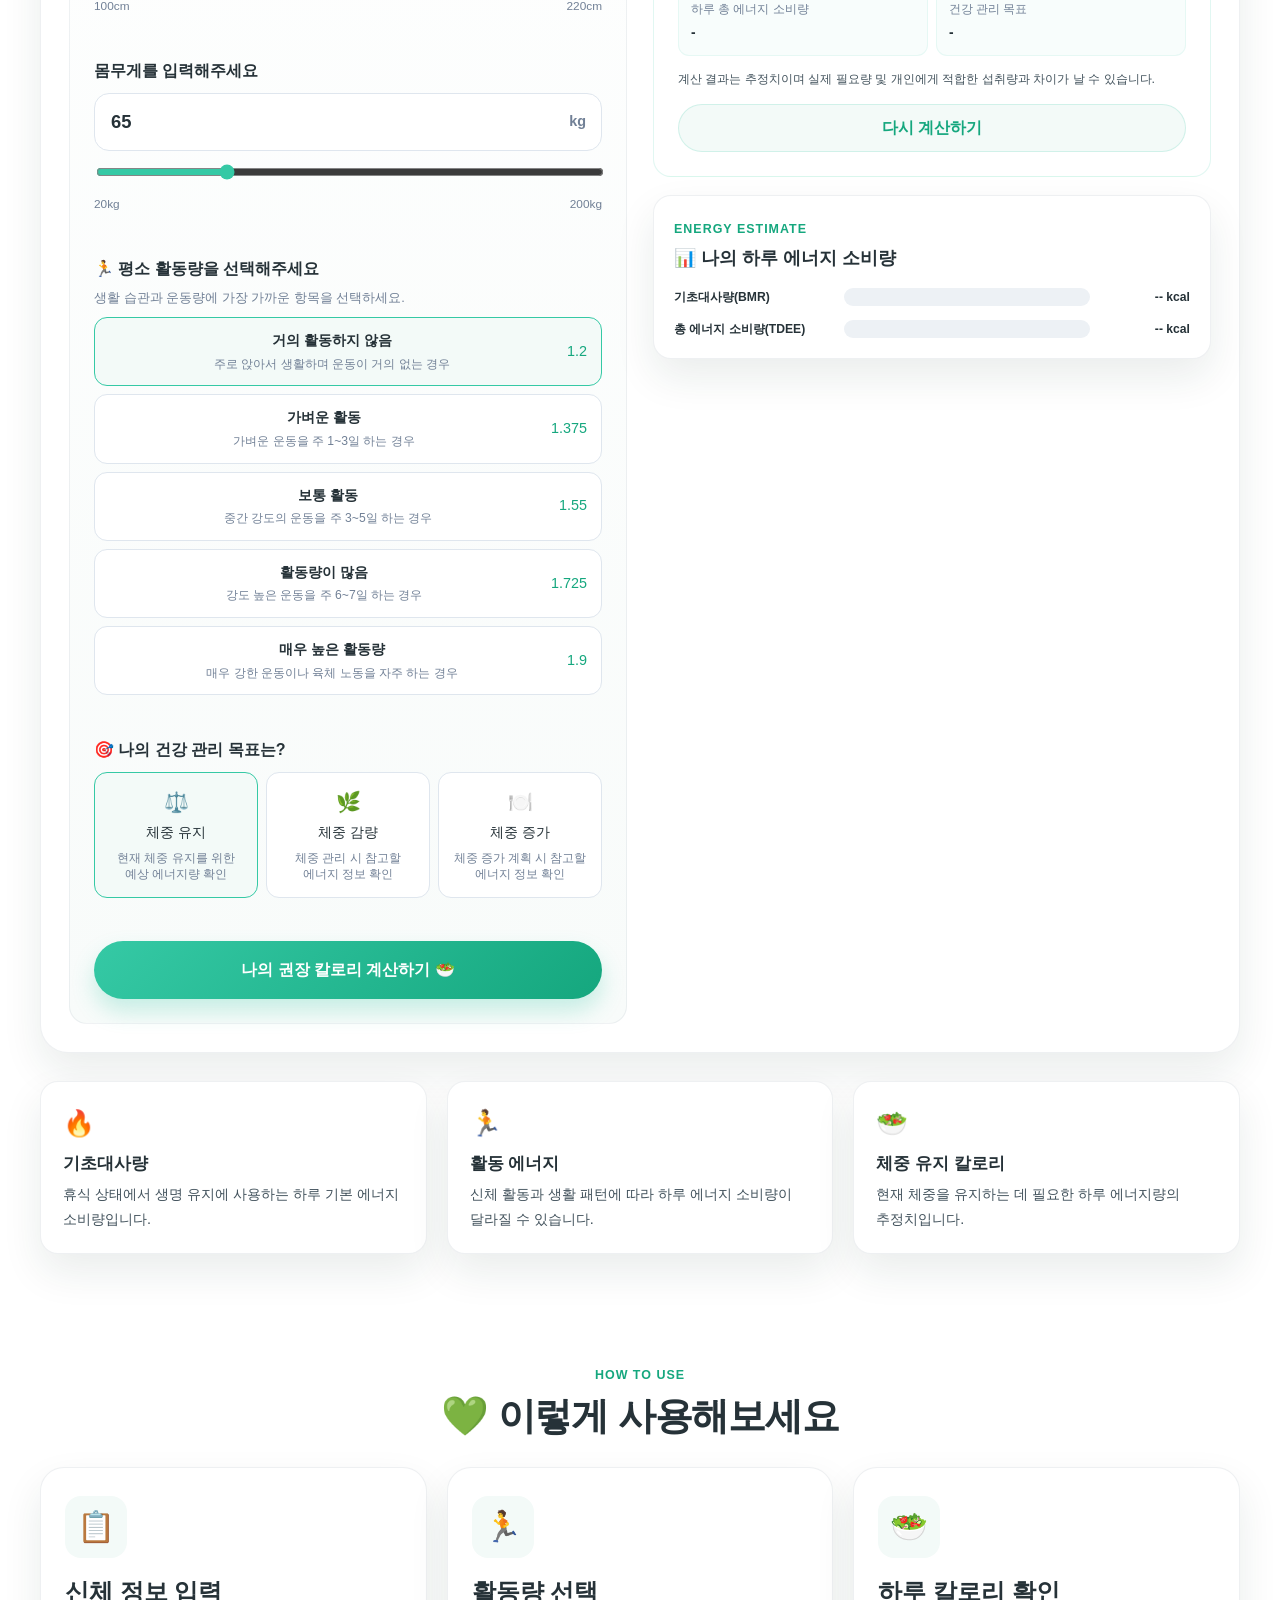
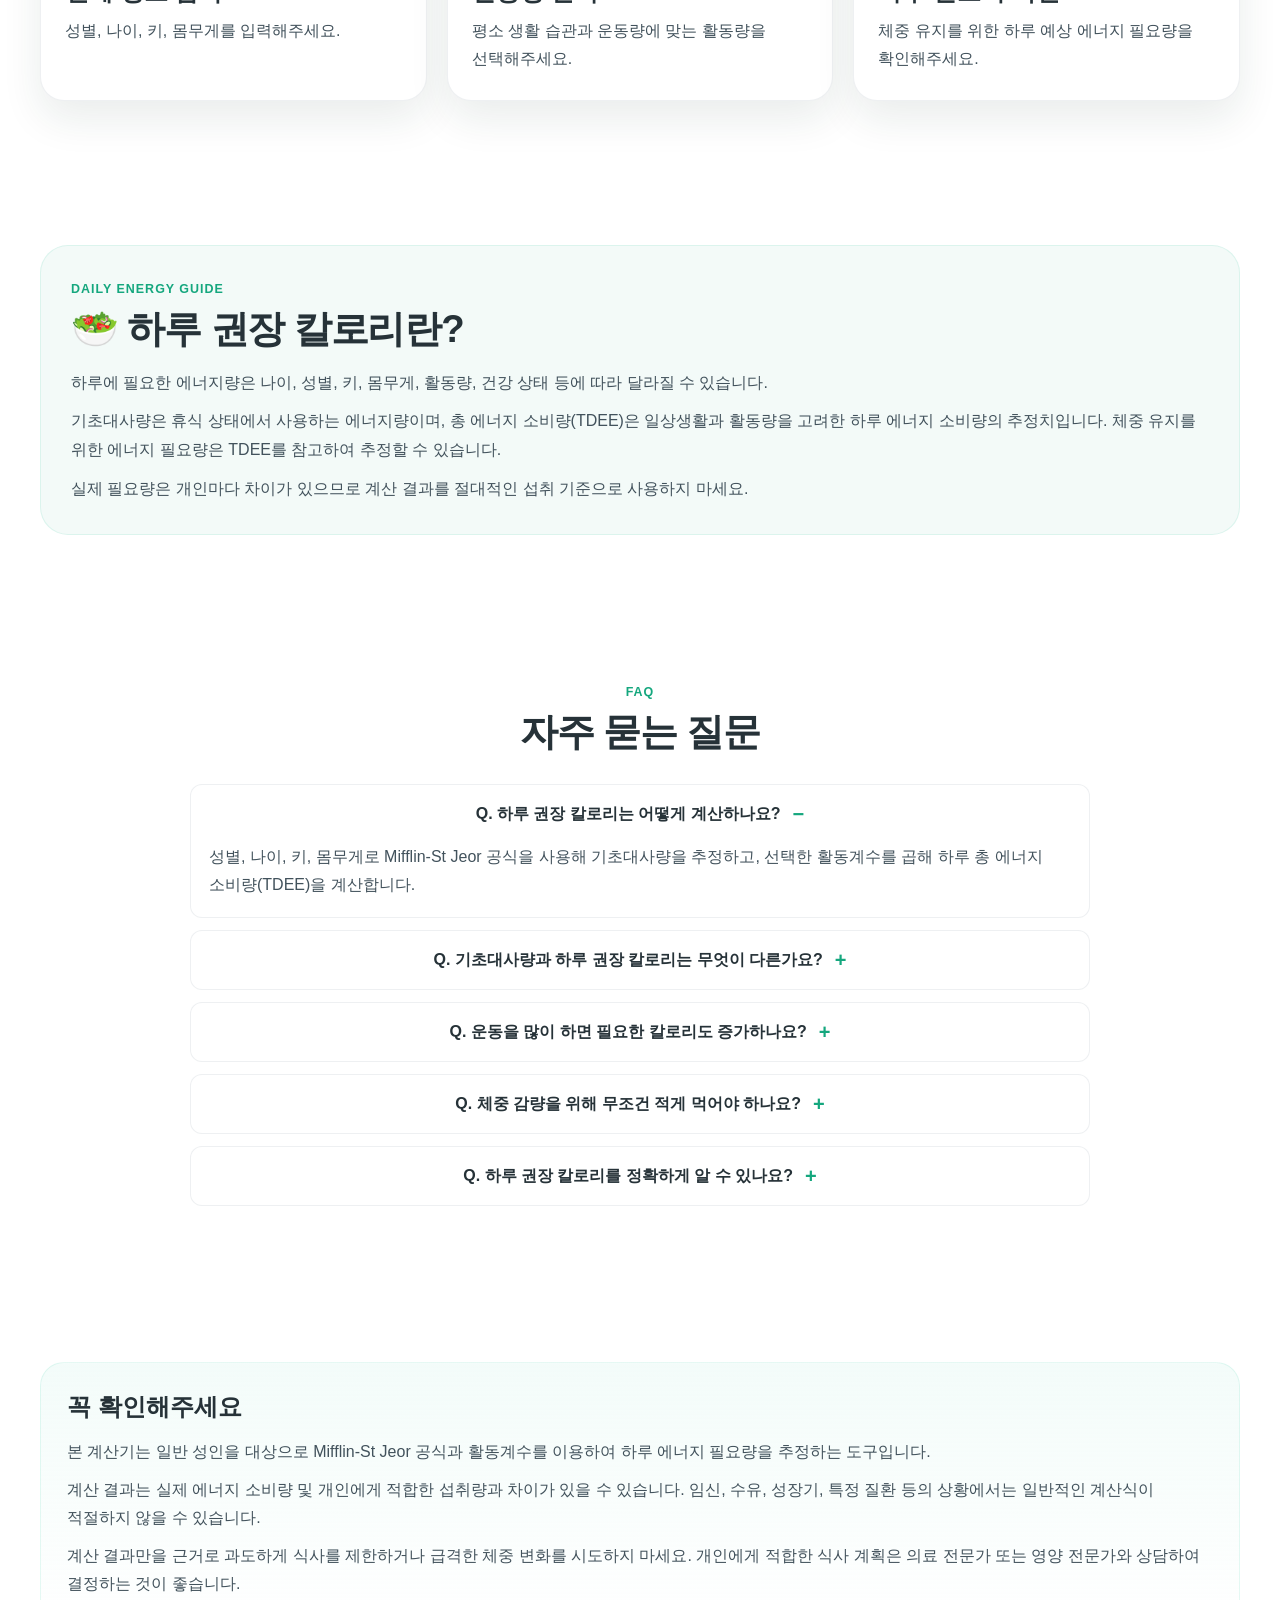
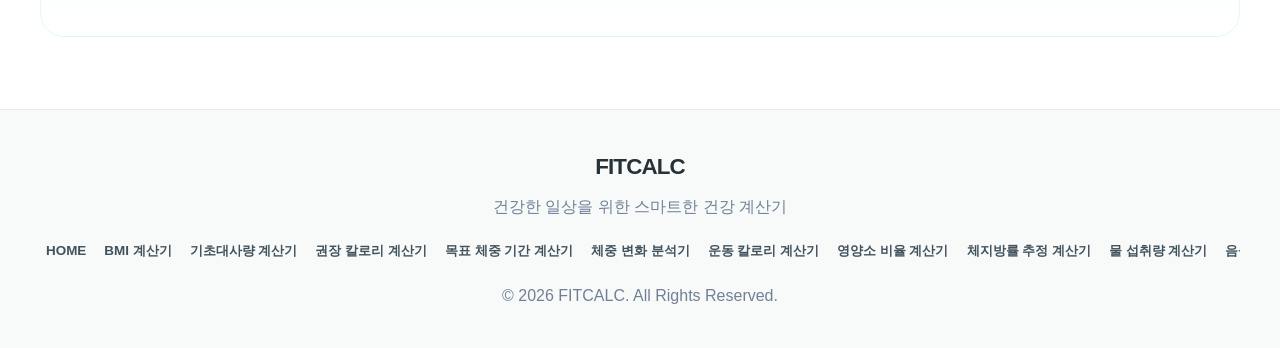
<file: calorie.html>
<!DOCTYPE html>
<html lang="ko">
  <head>
    <!-- Google tag (gtag.js) -->
    <script async src="https://www.googletagmanager.com/gtag/js?id=G-EE9PX7SMDJ"></script>
    <script>
      window.dataLayer = window.dataLayer || [];
      function gtag(){dataLayer.push(arguments);}
      gtag('js', new Date());

      gtag('config', 'G-EE9PX7SMDJ');
    </script>
    <meta charset="UTF-8" />
    <meta name="viewport" content="width=device-width, initial-scale=1.0" />
    <title>FITCALC | 하루 권장 칼로리 계산기</title>
    <meta name="description" content="신체 정보와 활동량을 바탕으로 체중 유지를 위한 하루 예상 에너지 필요량과 권장 칼로리를 계산해보세요." />
    <meta name="keywords" content="FITCALC, 하루 권장 칼로리, 칼로리 계산기, 권장 칼로리 계산기, 하루 필요 열량, 칼로리 처방, 다이어트 칼로리, 식단 관리" />
    <meta name="author" content="FITCALC" />
    <meta name="robots" content="index, follow" />
    <link rel="canonical" href="https://ad-site-nu.vercel.app/calorie.html" />

    <!-- Open Graph / Facebook / Kakao -->
    <meta property="og:type" content="website" />
    <meta property="og:locale" content="ko_KR" />
    <meta property="og:site_name" content="FITCALC" />
    <meta property="og:title" content="FITCALC | 하루 권장 칼로리 계산기" />
    <meta property="og:description" content="신체 정보와 활동량을 바탕으로 체중 유지를 위한 하루 예상 에너지 필요량과 권장 칼로리를 계산해보세요." />
    <meta property="og:url" content="https://ad-site-nu.vercel.app/calorie.html" />

    <!-- Twitter Card -->
    <meta name="twitter:card" content="summary" />
    <meta name="twitter:title" content="FITCALC | 하루 권장 칼로리 계산기" />
    <meta name="twitter:description" content="신체 정보와 활동량을 바탕으로 체중 유지를 위한 하루 예상 에너지 필요량과 권장 칼로리를 계산해보세요." />
    <meta name="twitter:url" content="https://ad-site-nu.vercel.app/calorie.html" />

    <link rel="stylesheet" href="assets/css/reset.css" />
    <link rel="stylesheet" href="assets/css/normalize.css" />
    <link rel="stylesheet" href="assets/css/commons.css" />
    <link rel="stylesheet" href="assets/css/style.css" />
    <link rel="stylesheet" href="assets/css/calorie-style.css" />

    <meta name="google-site-verification" content="V3TmEqt0qlZOa10JpxGZDKdtC7RnwIc-zLoTYZeJcOs" />
    <meta name="naver-site-verification" content="5502ad1577a2ee64ded0e0f56666f6bf2eb7b508" />
  </head>
  <body id="home" data-fitcalc-page="calorie">
    <div id="site-header"></div>
    <div id="site-ad-banner"></div>

    <main>
      <section class="cal-hero">
        <div class="container cal-hero-content">
          <div class="cal-hero-copy">
            <span class="cal-hero-badge">Nutrition • Daily Energy</span>
            <h1>🥗 하루에 얼마나 먹어야 할까요?</h1>
            <p class="cal-hero-subtitle">나의 신체 정보와 활동량을 입력하면<br />하루 예상 에너지 필요량을 간편하게 계산할 수 있어요.</p>
            <p class="cal-hero-description">
              하루에 필요한 에너지량은 사람마다 다릅니다.<br />
              나이, 키, 몸무게, 활동량 등을 바탕으로 나의 하루 예상 에너지 소비량을 확인하고<br class="cal-desktop-break" />
              균형 잡힌 식생활을 계획하는 데 참고해보세요.
            </p>
            <a class="primary-btn cal-hero-btn" href="#calculator">하루 권장 칼로리 계산하기 ↓</a>
          </div>
          <div class="cal-hero-visual" aria-hidden="true">
            <div class="cal-visual-card">
              <span class="cal-visual-badge">Daily Balance</span>
              <div class="cal-visual-number">
                <span>DAILY ENERGY</span>
                <strong>2,468</strong>
                <small>kcal / day</small>
              </div>
              <div class="cal-visual-scale"><span></span></div>
              <p>나에게 맞는 에너지 균형 찾기</p>
            </div>
          </div>
        </div>
      </section>

      <section id="calculator" class="cal-calculator-section">
        <div class="container">
          <div class="section-heading center">
            <p class="eyebrow">Daily Nutrition</p>
            <h2>🥗 하루 권장 칼로리 계산기</h2>
            <p>나의 신체 정보와 평소 활동량을 입력하고<br />체중 유지를 위한 하루 예상 칼로리를 확인해보세요.</p>
          </div>

          <div class="cal-calculator-card">
            <div class="cal-form-panel">
              <div class="cal-input-group">
                <span class="cal-field-label">성별을 선택해주세요</span>
                <p class="cal-field-note">계산식에 적용할 성별 계수를 선택합니다.</p>
                <div class="cal-choice-row" role="group" aria-label="성별 선택">
                  <button type="button" class="cal-gender-option" data-gender="male" aria-pressed="false"><span class="cal-check" aria-hidden="true">✓</span>남성</button>
                  <button type="button" class="cal-gender-option" data-gender="female" aria-pressed="false"><span class="cal-check" aria-hidden="true">✓</span>여성</button>
                </div>
                <p id="calGenderError" class="cal-error" aria-live="polite"></p>
              </div>

              <div class="cal-input-group">
                <label class="cal-field-label" for="calAge">나이를 입력해주세요</label>
                <div class="cal-number-wrap"><input id="calAge" type="number" min="18" max="100" step="1" value="25" inputmode="numeric" aria-describedby="calAgeError" /><span>세</span></div>
                <p class="cal-field-note">성인용 계산기입니다. (18세 ~ 100세)</p>
                <p id="calAgeError" class="cal-error" aria-live="polite"></p>
              </div>

              <div class="cal-input-group">
                <label class="cal-field-label" for="calHeight">키를 입력해주세요</label>
                <div class="cal-number-wrap"><input id="calHeight" type="number" min="100" max="220" step="0.1" value="170" inputmode="decimal" aria-describedby="calHeightError" /><span>cm</span></div>
                <input id="calHeightSlider" class="cal-slider" type="range" min="100" max="220" step="0.1" value="170" aria-label="키 슬라이더" />
                <div class="cal-slider-labels"><span>100cm</span><span>220cm</span></div>
                <p id="calHeightError" class="cal-error" aria-live="polite"></p>
              </div>

              <div class="cal-input-group">
                <label class="cal-field-label" for="calWeight">몸무게를 입력해주세요</label>
                <div class="cal-number-wrap"><input id="calWeight" type="number" min="20" max="200" step="0.1" value="65" inputmode="decimal" aria-describedby="calWeightError" /><span>kg</span></div>
                <input id="calWeightSlider" class="cal-slider" type="range" min="20" max="200" step="0.1" value="65" aria-label="몸무게 슬라이더" />
                <div class="cal-slider-labels"><span>20kg</span><span>200kg</span></div>
                <p id="calWeightError" class="cal-error" aria-live="polite"></p>
              </div>

              <fieldset class="cal-choice-group">
                <legend>🏃 평소 활동량을 선택해주세요</legend>
                <p class="cal-field-note">생활 습관과 운동량에 가장 가까운 항목을 선택하세요.</p>
                <div class="cal-activity-options">
                  <button type="button" class="cal-activity-option is-selected" data-factor="1.2" aria-pressed="true">
                    <span class="cal-activity-title">거의 활동하지 않음</span><span class="cal-activity-desc">주로 앉아서 생활하며 운동이 거의 없는 경우</span><strong>1.2</strong>
                  </button>
                  <button type="button" class="cal-activity-option" data-factor="1.375" aria-pressed="false">
                    <span class="cal-activity-title">가벼운 활동</span><span class="cal-activity-desc">가벼운 운동을 주 1~3일 하는 경우</span><strong>1.375</strong>
                  </button>
                  <button type="button" class="cal-activity-option" data-factor="1.55" aria-pressed="false">
                    <span class="cal-activity-title">보통 활동</span><span class="cal-activity-desc">중간 강도의 운동을 주 3~5일 하는 경우</span><strong>1.55</strong>
                  </button>
                  <button type="button" class="cal-activity-option" data-factor="1.725" aria-pressed="false">
                    <span class="cal-activity-title">활동량이 많음</span><span class="cal-activity-desc">강도 높은 운동을 주 6~7일 하는 경우</span><strong>1.725</strong>
                  </button>
                  <button type="button" class="cal-activity-option" data-factor="1.9" aria-pressed="false">
                    <span class="cal-activity-title">매우 높은 활동량</span><span class="cal-activity-desc">매우 강한 운동이나 육체 노동을 자주 하는 경우</span><strong>1.9</strong>
                  </button>
                </div>
                <p id="calActivityError" class="cal-error" aria-live="polite"></p>
              </fieldset>

              <fieldset class="cal-choice-group cal-goal-group">
                <legend>🎯 나의 건강 관리 목표는?</legend>
                <div class="cal-goal-options">
                  <button type="button" class="cal-goal-option is-selected" data-goal="maintain" aria-pressed="true"><span aria-hidden="true">⚖️</span><strong>체중 유지</strong><small>현재 체중 유지를 위한 예상 에너지량 확인</small></button>
                  <button type="button" class="cal-goal-option" data-goal="lose" aria-pressed="false"><span aria-hidden="true">🌿</span><strong>체중 감량</strong><small>체중 관리 시 참고할 에너지 정보 확인</small></button>
                  <button type="button" class="cal-goal-option" data-goal="gain" aria-pressed="false"><span aria-hidden="true">🍽️</span><strong>체중 증가</strong><small>체중 증가 계획 시 참고할 에너지 정보 확인</small></button>
                </div>
                <p id="calGoalError" class="cal-error" aria-live="polite"></p>
              </fieldset>

              <button type="button" id="calCalculate" class="primary-btn cal-submit">나의 권장 칼로리 계산하기 🥗</button>
            </div>

            <div class="cal-result-column">
              <section id="calResultCard" class="cal-result-card" aria-live="polite" aria-atomic="true">
                <div class="cal-result-heading"><span id="calResultBadge">🥗 하루 칼로리 결과가 여기에 표시됩니다.</span></div>
                <div class="cal-result-main">
                  <p class="cal-result-label">나의 하루 예상 체중 유지 칼로리는</p>
                  <strong id="calMaintenanceValue">--</strong>
                  <span class="cal-kcal-unit">kcal / day</span>
                  <p id="calGoalMessage" class="cal-goal-message">정보를 입력한 후 계산 버튼을 눌러주세요.</p>
                </div>
                <dl class="cal-detail-list">
                  <div><dt>성별</dt><dd id="calResultGender">-</dd></div>
                  <div><dt>나이</dt><dd id="calResultAge">-</dd></div>
                  <div><dt>키</dt><dd id="calResultHeight">-</dd></div>
                  <div><dt>몸무게</dt><dd id="calResultWeight">-</dd></div>
                  <div><dt>활동량</dt><dd id="calResultActivity">-</dd></div>
                  <div><dt>기초대사량</dt><dd id="calResultBmr">-</dd></div>
                  <div><dt>하루 총 에너지 소비량</dt><dd id="calResultTdee">-</dd></div>
                  <div><dt>건강 관리 목표</dt><dd id="calResultGoal">-</dd></div>
                </dl>
                <p class="cal-result-disclaimer">계산 결과는 추정치이며 실제 필요량 및 개인에게 적합한 섭취량과 차이가 날 수 있습니다.</p>
                <button type="button" id="calReset" class="secondary-btn cal-reset">다시 계산하기</button>
              </section>

              <section class="cal-chart" aria-labelledby="calChartTitle">
                <div class="cal-chart-heading"><p class="eyebrow">Energy Estimate</p><h3 id="calChartTitle">📊 나의 하루 에너지 소비량</h3></div>
                <div class="cal-chart-row"><div class="cal-chart-label">기초대사량(BMR)</div><div class="cal-chart-track"><span id="calBmrBar" class="cal-chart-bar cal-bmr-bar"></span></div><strong id="calBmrChartValue">-- kcal</strong></div>
                <div class="cal-chart-row"><div class="cal-chart-label">총 에너지 소비량(TDEE)</div><div class="cal-chart-track"><span id="calTdeeBar" class="cal-chart-bar cal-tdee-bar"></span></div><strong id="calTdeeChartValue">-- kcal</strong></div>
              </section>
            </div>
          </div>

          <div class="cal-energy-cards" aria-label="하루 에너지 정보">
            <article class="cal-energy-card"><span aria-hidden="true">🔥</span><h3>기초대사량</h3><p>휴식 상태에서 생명 유지에 사용하는 하루 기본 에너지 소비량입니다.</p></article>
            <article class="cal-energy-card"><span aria-hidden="true">🏃</span><h3>활동 에너지</h3><p>신체 활동과 생활 패턴에 따라 하루 에너지 소비량이 달라질 수 있습니다.</p></article>
            <article class="cal-energy-card"><span aria-hidden="true">🥗</span><h3>체중 유지 칼로리</h3><p>현재 체중을 유지하는 데 필요한 하루 에너지량의 추정치입니다.</p></article>
          </div>
        </div>
      </section>

      <section id="guide" class="cal-guide-section">
        <div class="container">
          <div class="section-heading center"><p class="eyebrow">How to Use</p><h2>💚 이렇게 사용해보세요</h2></div>
          <div class="cal-guide-grid">
            <article class="guide-card"><div class="guide-icon">📋</div><h3>신체 정보 입력</h3><p>성별, 나이, 키, 몸무게를 입력해주세요.</p></article>
            <article class="guide-card"><div class="guide-icon">🏃</div><h3>활동량 선택</h3><p>평소 생활 습관과 운동량에 맞는 활동량을 선택해주세요.</p></article>
            <article class="guide-card"><div class="guide-icon">🥗</div><h3>하루 칼로리 확인</h3><p>체중 유지를 위한 하루 예상 에너지 필요량을 확인해주세요.</p></article>
          </div>
        </div>
      </section>

      <section class="cal-info-section">
        <div class="container"><article class="cal-info-panel">
          <p class="eyebrow">Daily Energy Guide</p><h2>🥗 하루 권장 칼로리란?</h2>
          <p>하루에 필요한 에너지량은 나이, 성별, 키, 몸무게, 활동량, 건강 상태 등에 따라 달라질 수 있습니다.</p>
          <p>기초대사량은 휴식 상태에서 사용하는 에너지량이며, 총 에너지 소비량(TDEE)은 일상생활과 활동량을 고려한 하루 에너지 소비량의 추정치입니다. 체중 유지를 위한 에너지 필요량은 TDEE를 참고하여 추정할 수 있습니다.</p>
          <p>실제 필요량은 개인마다 차이가 있으므로 계산 결과를 절대적인 섭취 기준으로 사용하지 마세요.</p>
        </article></div>
      </section>

      <section class="cal-faq-section">
        <div class="container">
          <div class="section-heading center"><p class="eyebrow">FAQ</p><h2>자주 묻는 질문</h2></div>
          <div class="cal-faq-list">
            <div class="cal-faq-item is-open"><button type="button" class="cal-faq-question" aria-expanded="true">Q. 하루 권장 칼로리는 어떻게 계산하나요?</button><div class="cal-faq-answer"><p>성별, 나이, 키, 몸무게로 Mifflin-St Jeor 공식을 사용해 기초대사량을 추정하고, 선택한 활동계수를 곱해 하루 총 에너지 소비량(TDEE)을 계산합니다.</p></div></div>
            <div class="cal-faq-item"><button type="button" class="cal-faq-question" aria-expanded="false">Q. 기초대사량과 하루 권장 칼로리는 무엇이 다른가요?</button><div class="cal-faq-answer"><p>기초대사량은 휴식 중 생명 유지에 필요한 에너지량입니다. 하루 총 에너지 소비량은 기초대사량에 일상 활동과 운동량을 반영한 추정치입니다.</p></div></div>
            <div class="cal-faq-item"><button type="button" class="cal-faq-question" aria-expanded="false">Q. 운동을 많이 하면 필요한 칼로리도 증가하나요?</button><div class="cal-faq-answer"><p>활동량이 늘면 총 에너지 소비량도 달라질 수 있습니다. 이 계산기는 활동계수로 이를 추정하지만 실제 소비량은 운동 종류와 개인 상태에 따라 다릅니다.</p></div></div>
            <div class="cal-faq-item"><button type="button" class="cal-faq-question" aria-expanded="false">Q. 체중 감량을 위해 무조건 적게 먹어야 하나요?</button><div class="cal-faq-answer"><p>그렇지 않습니다. 과도한 제한은 건강에 해로울 수 있습니다. 감량 계획은 건강 상태와 적절한 에너지 조절 범위를 함께 고려하고, 필요하면 전문가와 상담하세요.</p></div></div>
            <div class="cal-faq-item"><button type="button" class="cal-faq-question" aria-expanded="false">Q. 하루 권장 칼로리를 정확하게 알 수 있나요?</button><div class="cal-faq-answer"><p>계산값은 공식과 활동계수를 이용한 추정치입니다. 실제 필요량은 체성분, 건강 상태, 생활 패턴 등에 따라 달라질 수 있습니다.</p></div></div>
          </div>
        </div>
      </section>

      <section class="notice-section cal-notice-section">
        <div class="container"><div class="notice-box"><h3>꼭 확인해주세요</h3>
          <p>본 계산기는 일반 성인을 대상으로 Mifflin-St Jeor 공식과 활동계수를 이용하여 하루 에너지 필요량을 추정하는 도구입니다.</p>
          <p>계산 결과는 실제 에너지 소비량 및 개인에게 적합한 섭취량과 차이가 있을 수 있습니다. 임신, 수유, 성장기, 특정 질환 등의 상황에서는 일반적인 계산식이 적절하지 않을 수 있습니다.</p>
          <p>계산 결과만을 근거로 과도하게 식사를 제한하거나 급격한 체중 변화를 시도하지 마세요. 개인에게 적합한 식사 계획은 의료 전문가 또는 영양 전문가와 상담하여 결정하는 것이 좋습니다.</p>
        </div></div>
      </section>
    </main>

    <div id="site-footer"></div>
    <script src="https://code.jquery.com/jquery-3.7.1.min.js"></script>
    <script src="assets/js/header.js"></script>
    <script src="assets/js/footer.js"></script>
    <script src="assets/js/ad-banner.js"></script>
    <script src="assets/js/components.js"></script>
    <script src="assets/js/calorie-main.js"></script>

    <!-- 네이버 애널리틱스 -->
  <script type="text/javascript" src="//wcs.pstatic.net/wcslog.js"></script>
  <script type="text/javascript">
    if(!wcs_add) var wcs_add = {};
    wcs_add["wa"] = "2feac74dbb6540";
    if(window.wcs) {
      wcs_do();
    }
  </script>
</body>
</html>
</file>
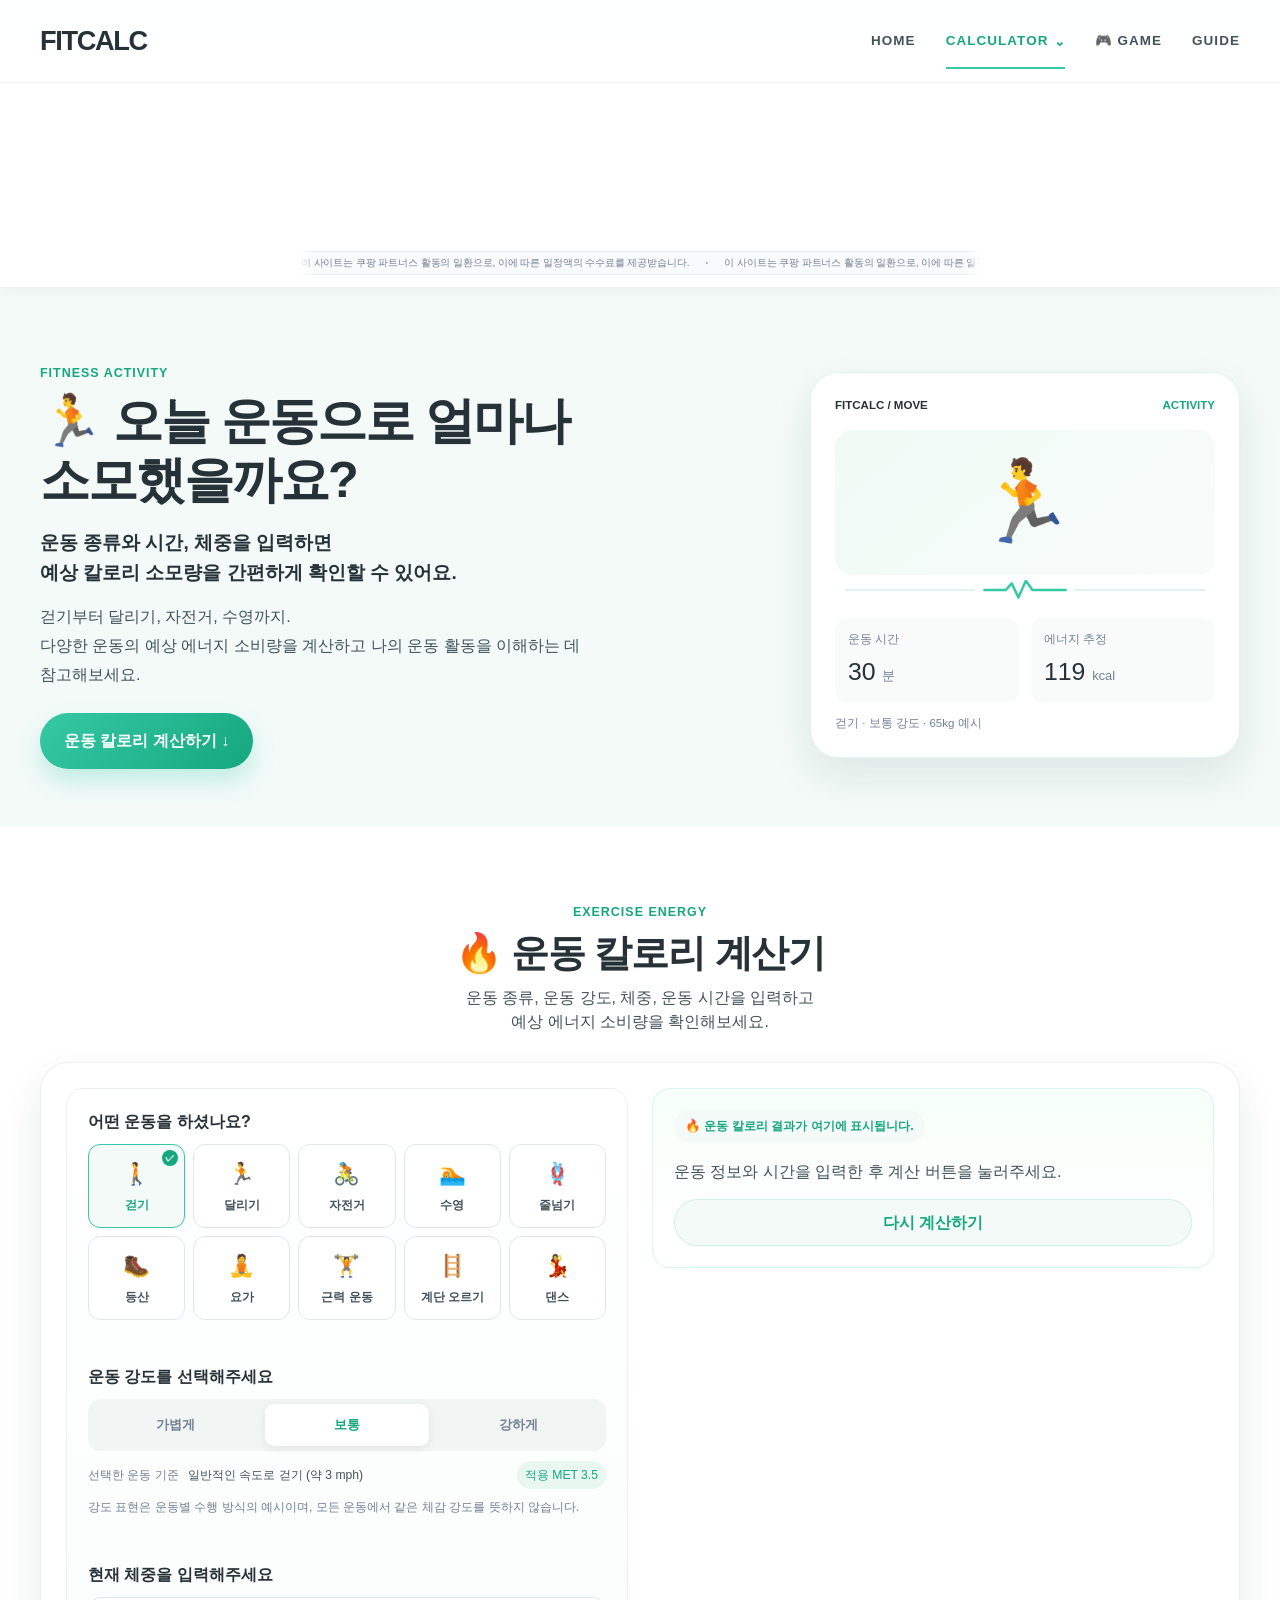
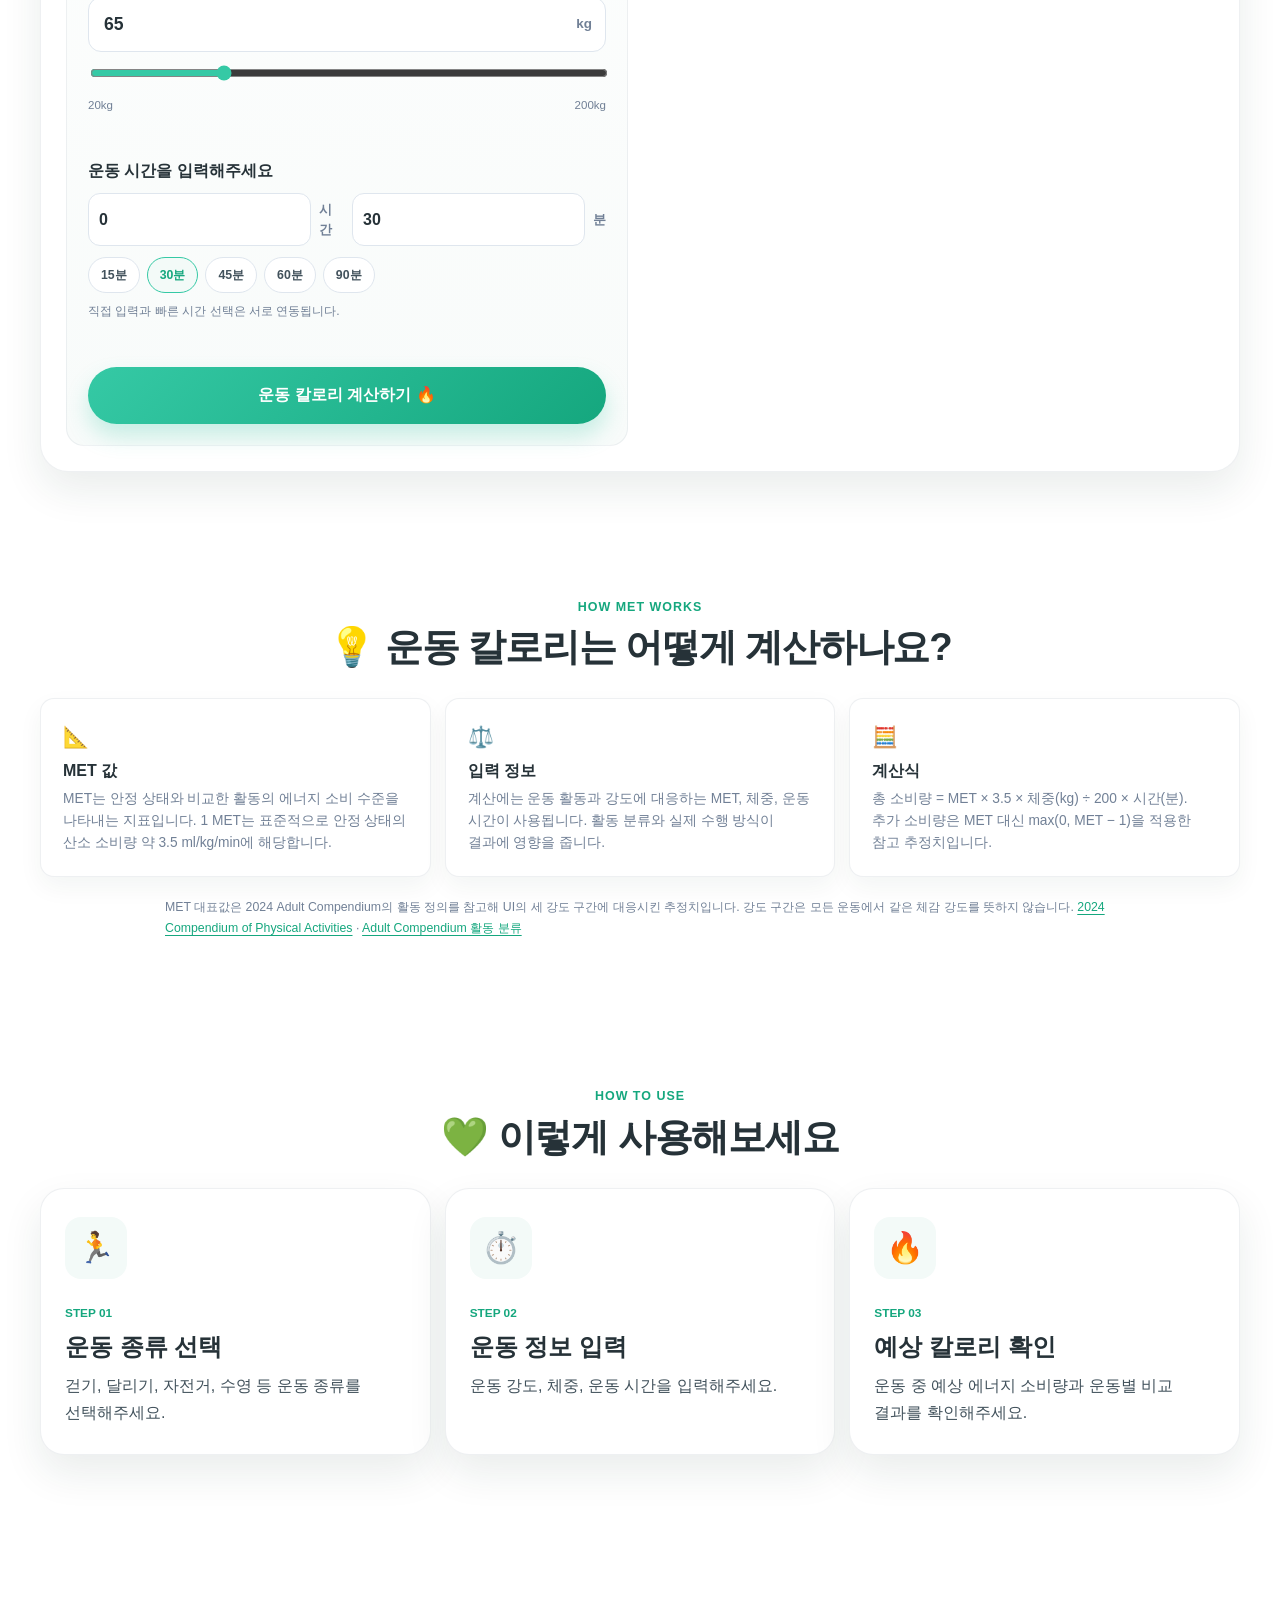
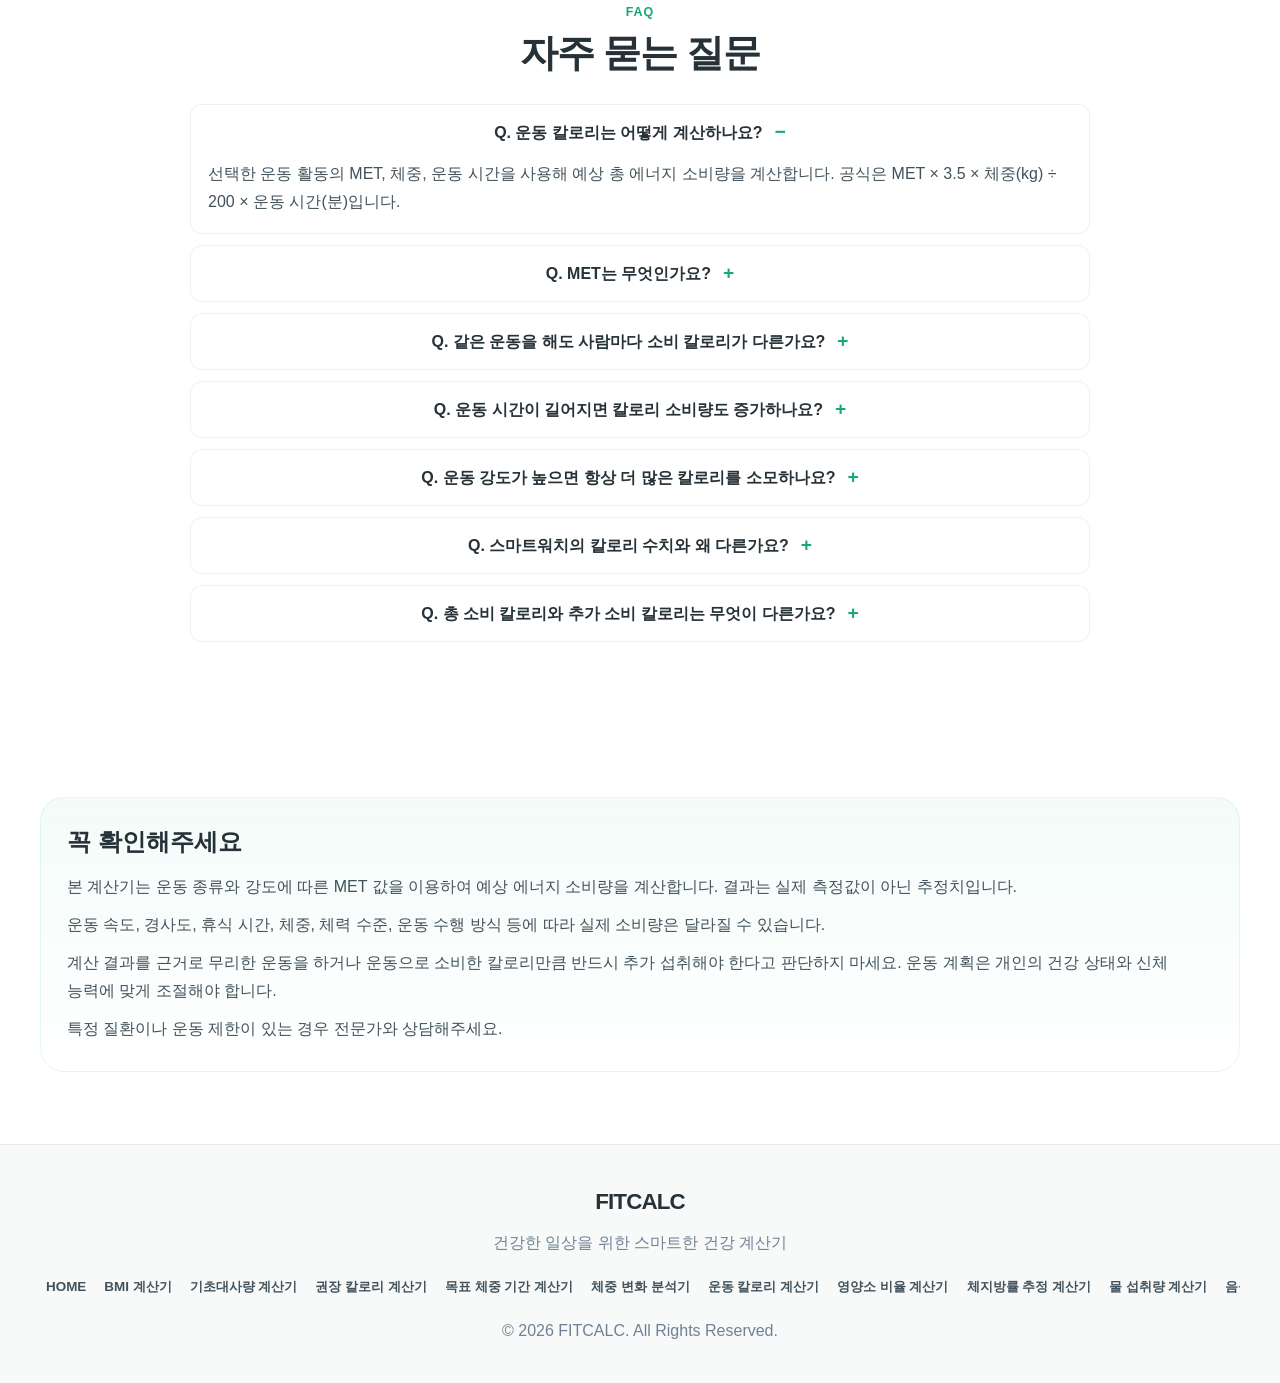
<file: exercise.html>
<!DOCTYPE html>
<html lang="ko">
  <head>
    <!-- Google tag (gtag.js) -->
    <script async src="https://www.googletagmanager.com/gtag/js?id=G-EE9PX7SMDJ"></script>
    <script>
      window.dataLayer = window.dataLayer || [];
      function gtag(){dataLayer.push(arguments);}
      gtag('js', new Date());

      gtag('config', 'G-EE9PX7SMDJ');
    </script>
    <meta charset="UTF-8" />
    <meta name="viewport" content="width=device-width, initial-scale=1.0" />
    <title>FITCALC | 운동 칼로리 계산기</title>
    <meta name="description" content="운동 종류, 운동 강도, 체중, 시간을 입력해 MET 기반 예상 에너지 소비량과 소모 칼로리를 계산해보세요." />
    <meta name="keywords" content="FITCALC, 운동 칼로리 계산기, 운동 칼로리, 칼로리 소모량, MET 계산, 걷기 칼로리, 달리기 칼로리, 헬스 칼로리, 다이어트 운동" />
    <meta name="author" content="FITCALC" />
    <meta name="robots" content="index, follow" />
    <link rel="canonical" href="https://ad-site-nu.vercel.app/exercise.html" />

    <!-- Open Graph / Facebook / Kakao -->
    <meta property="og:type" content="website" />
    <meta property="og:locale" content="ko_KR" />
    <meta property="og:site_name" content="FITCALC" />
    <meta property="og:title" content="FITCALC | 운동 칼로리 계산기" />
    <meta property="og:description" content="운동 종류, 운동 강도, 체중, 시간을 입력해 MET 기반 예상 에너지 소비량과 소모 칼로리를 계산해보세요." />
    <meta property="og:url" content="https://ad-site-nu.vercel.app/exercise.html" />

    <!-- Twitter Card -->
    <meta name="twitter:card" content="summary" />
    <meta name="twitter:title" content="FITCALC | 운동 칼로리 계산기" />
    <meta name="twitter:description" content="운동 종류, 운동 강도, 체중, 시간을 입력해 MET 기반 예상 에너지 소비량과 소모 칼로리를 계산해보세요." />
    <meta name="twitter:url" content="https://ad-site-nu.vercel.app/exercise.html" />

    <link rel="stylesheet" href="assets/css/reset.css" />
    <link rel="stylesheet" href="assets/css/normalize.css" />
    <link rel="stylesheet" href="assets/css/commons.css" />
    <link rel="stylesheet" href="assets/css/style.css" />
    <link rel="stylesheet" href="assets/css/exercise-style.css" />

    <meta name="google-site-verification" content="V3TmEqt0qlZOa10JpxGZDKdtC7RnwIc-zLoTYZeJcOs" />
    <meta name="naver-site-verification" content="5502ad1577a2ee64ded0e0f56666f6bf2eb7b508" />
  </head>
  <body id="home" data-fitcalc-page="exercise">
    <div id="site-header"></div>
    <div id="site-ad-banner"></div>

    <main>
      <section class="ex-hero">
        <div class="container ex-hero-content">
          <div class="ex-hero-copy">
            <p class="eyebrow">Fitness Activity</p>
            <h1>🏃 오늘 운동으로 얼마나 소모했을까요?</h1>
            <p class="ex-hero-lead">운동 종류와 시간, 체중을 입력하면<br />예상 칼로리 소모량을 간편하게 확인할 수 있어요.</p>
            <p class="ex-hero-description">걷기부터 달리기, 자전거, 수영까지.<br />다양한 운동의 예상 에너지 소비량을 계산하고 나의 운동 활동을 이해하는 데 참고해보세요.</p>
            <a class="primary-btn ex-hero-button" href="#calculator">운동 칼로리 계산하기 ↓</a>
          </div>
          <div class="ex-hero-visual" aria-hidden="true">
            <div class="ex-hero-card">
              <div class="ex-hero-card-top"><span>FITCALC / MOVE</span><span>ACTIVITY</span></div>
              <div class="ex-runner-icon">🏃</div>
              <div class="ex-heartline"><span></span><i></i><span></span></div>
              <div class="ex-hero-metrics"><div><small>운동 시간</small><strong>30 <span>분</span></strong></div><div><small>에너지 추정</small><strong>119 <span>kcal</span></strong></div></div>
              <p>걷기 · 보통 강도 · 65kg 예시</p>
            </div>
          </div>
        </div>
      </section>

      <section id="calculator" class="ex-calculator-section">
        <div class="container">
          <div class="section-heading center">
            <p class="eyebrow">Exercise Energy</p>
            <h2>🔥 운동 칼로리 계산기</h2>
            <p>운동 종류, 운동 강도, 체중, 운동 시간을 입력하고<br />예상 에너지 소비량을 확인해보세요.</p>
          </div>

          <div class="ex-calculator-card">
            <div class="ex-form-panel">
              <fieldset class="ex-field-group">
                <legend>어떤 운동을 하셨나요?</legend>
                <div class="ex-sport-grid" role="group" aria-label="운동 종류 선택">
                  <button type="button" class="ex-sport-option is-selected" data-exercise="walking" aria-pressed="true"><span class="ex-sport-check" aria-hidden="true">✓</span><span class="ex-sport-icon" aria-hidden="true">🚶</span><span>걷기</span></button>
                  <button type="button" class="ex-sport-option" data-exercise="running" aria-pressed="false"><span class="ex-sport-check" aria-hidden="true">✓</span><span class="ex-sport-icon" aria-hidden="true">🏃</span><span>달리기</span></button>
                  <button type="button" class="ex-sport-option" data-exercise="cycling" aria-pressed="false"><span class="ex-sport-check" aria-hidden="true">✓</span><span class="ex-sport-icon" aria-hidden="true">🚴</span><span>자전거</span></button>
                  <button type="button" class="ex-sport-option" data-exercise="swimming" aria-pressed="false"><span class="ex-sport-check" aria-hidden="true">✓</span><span class="ex-sport-icon" aria-hidden="true">🏊</span><span>수영</span></button>
                  <button type="button" class="ex-sport-option" data-exercise="rope" aria-pressed="false"><span class="ex-sport-check" aria-hidden="true">✓</span><span class="ex-sport-icon" aria-hidden="true">🪢</span><span>줄넘기</span></button>
                  <button type="button" class="ex-sport-option" data-exercise="hiking" aria-pressed="false"><span class="ex-sport-check" aria-hidden="true">✓</span><span class="ex-sport-icon" aria-hidden="true">🥾</span><span>등산</span></button>
                  <button type="button" class="ex-sport-option" data-exercise="yoga" aria-pressed="false"><span class="ex-sport-check" aria-hidden="true">✓</span><span class="ex-sport-icon" aria-hidden="true">🧘</span><span>요가</span></button>
                  <button type="button" class="ex-sport-option" data-exercise="strength" aria-pressed="false"><span class="ex-sport-check" aria-hidden="true">✓</span><span class="ex-sport-icon" aria-hidden="true">🏋️</span><span>근력 운동</span></button>
                  <button type="button" class="ex-sport-option" data-exercise="stairs" aria-pressed="false"><span class="ex-sport-check" aria-hidden="true">✓</span><span class="ex-sport-icon" aria-hidden="true">🪜</span><span>계단 오르기</span></button>
                  <button type="button" class="ex-sport-option" data-exercise="dance" aria-pressed="false"><span class="ex-sport-check" aria-hidden="true">✓</span><span class="ex-sport-icon" aria-hidden="true">💃</span><span>댄스</span></button>
                </div>
                <p id="exerciseTypeError" class="ex-error" aria-live="polite"></p>
              </fieldset>

              <fieldset class="ex-field-group">
                <legend>운동 강도를 선택해주세요</legend>
                <div class="ex-intensity-control" role="group" aria-label="운동 강도 선택">
                  <button type="button" class="ex-intensity-option" data-intensity="light" aria-pressed="false">가볍게</button>
                  <button type="button" class="ex-intensity-option is-selected" data-intensity="moderate" aria-pressed="true">보통</button>
                  <button type="button" class="ex-intensity-option" data-intensity="vigorous" aria-pressed="false">강하게</button>
                </div>
                <div class="ex-intensity-description"><span>선택한 운동 기준</span><strong id="intensityDescription">일반적인 속도로 걷기</strong><span class="ex-met-chip">적용 MET <b id="selectedMET">3.5</b></span></div>
                <p class="ex-helper">강도 표현은 운동별 수행 방식의 예시이며, 모든 운동에서 같은 체감 강도를 뜻하지 않습니다.</p>
                <p id="exerciseIntensityError" class="ex-error" aria-live="polite"></p>
              </fieldset>

              <div class="ex-field-group">
                <label class="ex-field-label" for="exerciseWeight">현재 체중을 입력해주세요</label>
                <div class="ex-number-wrap"><input id="exerciseWeight" type="number" min="20" max="200" step="0.1" value="65" inputmode="decimal" aria-describedby="exerciseWeightError" /><span>kg</span></div>
                <input id="exerciseWeightSlider" class="ex-weight-slider" type="range" min="20" max="200" step="0.1" value="65" aria-label="체중 슬라이더" />
                <div class="ex-range-labels"><span>20kg</span><span>200kg</span></div>
                <p id="exerciseWeightError" class="ex-error" aria-live="polite"></p>
              </div>

              <fieldset class="ex-field-group ex-time-field">
                <legend>운동 시간을 입력해주세요</legend>
                <div class="ex-time-inputs">
                  <label for="exerciseHours"><span class="sr-only">운동 시간</span><input id="exerciseHours" type="number" min="0" max="12" step="1" value="0" inputmode="numeric" aria-describedby="exerciseTimeError" /><span>시간</span></label>
                  <label for="exerciseMinutes"><span class="sr-only">운동 분</span><input id="exerciseMinutes" type="number" min="0" max="59" step="1" value="30" inputmode="numeric" aria-describedby="exerciseTimeError" /><span>분</span></label>
                </div>
                <div class="ex-quick-time" role="group" aria-label="운동 시간 빠른 선택">
                  <button type="button" data-minutes="15" aria-pressed="false">15분</button>
                  <button type="button" data-minutes="30" class="is-selected" aria-pressed="true">30분</button>
                  <button type="button" data-minutes="45" aria-pressed="false">45분</button>
                  <button type="button" data-minutes="60" aria-pressed="false">60분</button>
                  <button type="button" data-minutes="90" aria-pressed="false">90분</button>
                </div>
                <p class="ex-helper">직접 입력과 빠른 시간 선택은 서로 연동됩니다.</p>
                <p id="exerciseTimeError" class="ex-error" aria-live="polite"></p>
              </fieldset>

              <button type="button" id="calculateExercise" class="primary-btn ex-submit">운동 칼로리 계산하기 🔥</button>
            </div>

            <div class="ex-result-column">
              <section id="exerciseResultCard" class="ex-result-card" aria-live="polite" aria-atomic="true">
                <span id="exerciseResultBadge" class="ex-result-badge">🔥 운동 칼로리 결과가 여기에 표시됩니다.</span>
                <p id="exerciseResultPrompt" class="ex-result-prompt">운동 정보와 시간을 입력한 후 계산 버튼을 눌러주세요.</p>
                <div id="exerciseResultContent" class="ex-result-content ex-is-hidden">
                  <div class="ex-result-main"><p>운동 중 예상 총 에너지 소비량</p><strong id="grossCalories">119 kcal</strong><span>Gross Calories</span></div>
                  <div class="ex-net-result"><div><span>안정 상태 대비 추가 소비량</span><strong id="netCalories">85 kcal</strong></div><p>총 소비량에서 안정 상태에 해당하는 에너지 추정분을 뺀 참고값입니다. 개인별 안정 시 대사량과 정확히 일치하지 않을 수 있습니다.</p></div>
                  <dl class="ex-result-details">
                    <div><dt>운동 종류</dt><dd id="resultExercise">걷기</dd></div>
                    <div><dt>운동 강도</dt><dd id="resultIntensity">보통</dd></div>
                    <div><dt>운동 시간</dt><dd id="resultDuration">30분</dd></div>
                    <div><dt>체중</dt><dd id="resultWeight">65kg</dd></div>
                    <div><dt>적용 MET</dt><dd id="resultMET">3.5</dd></div>
                  </dl>
                  <p class="ex-result-note">이 결과는 MET 값을 이용한 추정치입니다. 실제 소비량은 운동 속도, 수행 방식, 휴식 시간, 개인의 신체 상태 등에 따라 달라질 수 있습니다.</p>
                </div>
                <button type="button" id="resetExercise" class="secondary-btn ex-reset">다시 계산하기</button>
              </section>

              <div id="exerciseAnalysis" class="ex-analysis ex-is-hidden">
                <section class="ex-chart-panel" aria-labelledby="exerciseChartTitle">
                  <div class="ex-panel-heading"><p class="eyebrow">Energy Breakdown</p><h3 id="exerciseChartTitle">📊 운동 에너지 소비량 분석</h3></div>
                  <div class="ex-chart-row"><span>운동 중 총 소비 칼로리</span><div class="ex-chart-track"><i id="grossBar" class="ex-chart-bar ex-gross-bar"></i></div><strong id="grossBarValue">119 kcal</strong></div>
                  <div class="ex-chart-row"><span>안정 상태 대비 추가 소비</span><div class="ex-chart-track"><i id="netBar" class="ex-chart-bar ex-net-bar"></i></div><strong id="netBarValue">85 kcal</strong></div>
                </section>

                <section class="ex-comparison-panel" aria-labelledby="durationTitle">
                  <div class="ex-panel-heading"><p class="eyebrow">Duration Estimate</p><h3 id="durationTitle">⏱️ 운동 시간에 따라 얼마나 달라질까요?</h3></div>
                  <p class="ex-comparison-context" id="durationContext">같은 운동·강도·체중과 MET 값이 유지된다고 가정한 비교입니다.</p>
                  <div id="durationComparison" class="ex-duration-grid"></div>
                </section>

                <section class="ex-comparison-panel" aria-labelledby="exerciseCompareTitle">
                  <div class="ex-panel-heading"><p class="eyebrow">Activity Comparison</p><h3 id="exerciseCompareTitle">🏃 다른 운동과 비교해보세요</h3></div>
                  <p class="ex-comparison-context" id="exerciseComparisonContext">같은 체중과 시간, 각 운동의 보통 강도 MET 값을 사용한 예상치입니다.</p>
                  <div id="exerciseComparison" class="ex-exercise-comparison"></div>
                  <p class="ex-helper">운동 종류별 '보통' 강도는 서로 같은 체감 강도를 의미하지 않습니다. 이 비교는 운동 추천이나 우열 평가가 아닙니다.</p>
                </section>

                <div class="ex-summary-grid" aria-label="운동 정보 요약">
                  <article class="ex-summary-card"><span aria-hidden="true">🔥</span><h3>예상 총 소비 칼로리</h3><strong id="summaryGross">119 kcal</strong><p>운동 중 소비한 것으로 추정되는 총 에너지량입니다.</p></article>
                  <article class="ex-summary-card"><span aria-hidden="true">⏱️</span><h3>운동 시간</h3><strong id="summaryDuration">30분</strong><p>선택한 운동을 수행한 총 시간입니다.</p></article>
                  <article class="ex-summary-card"><span aria-hidden="true">💪</span><h3>운동 강도</h3><strong id="summaryIntensity">보통 · MET 3.5</strong><p>선택한 운동 방식에 적용한 MET 값입니다.</p></article>
                </div>
              </div>
            </div>
          </div>
        </div>
      </section>

      <section class="ex-principle-section">
        <div class="container">
          <div class="section-heading center"><p class="eyebrow">How MET Works</p><h2>💡 운동 칼로리는 어떻게 계산하나요?</h2></div>
          <div class="ex-principle-grid">
            <article class="ex-principle-card"><span aria-hidden="true">📐</span><h3>MET 값</h3><p>MET는 안정 상태와 비교한 활동의 에너지 소비 수준을 나타내는 지표입니다. 1 MET는 표준적으로 안정 상태의 산소 소비량 약 3.5 ml/kg/min에 해당합니다.</p></article>
            <article class="ex-principle-card"><span aria-hidden="true">⚖️</span><h3>입력 정보</h3><p>계산에는 운동 활동과 강도에 대응하는 MET, 체중, 운동 시간이 사용됩니다. 활동 분류와 실제 수행 방식이 결과에 영향을 줍니다.</p></article>
            <article class="ex-principle-card"><span aria-hidden="true">🧮</span><h3>계산식</h3><p>총 소비량 = MET × 3.5 × 체중(kg) ÷ 200 × 시간(분). 추가 소비량은 MET 대신 max(0, MET − 1)을 적용한 참고 추정치입니다.</p></article>
          </div>
          <p class="ex-source-note">MET 대표값은 2024 Adult Compendium의 활동 정의를 참고해 UI의 세 강도 구간에 대응시킨 추정치입니다. 강도 구간은 모든 운동에서 같은 체감 강도를 뜻하지 않습니다. <a href="https://pacompendium.com/" target="_blank" rel="noopener noreferrer">2024 Compendium of Physical Activities</a> · <a href="https://pacompendium.com/adult-compendium/" target="_blank" rel="noopener noreferrer">Adult Compendium 활동 분류</a></p>
        </div>
      </section>

      <section id="guide" class="ex-guide-section">
        <div class="container">
          <div class="section-heading center"><p class="eyebrow">How to Use</p><h2>💚 이렇게 사용해보세요</h2></div>
          <div class="ex-guide-grid">
            <article class="guide-card"><div class="guide-icon">🏃</div><span class="ex-step">STEP 01</span><h3>운동 종류 선택</h3><p>걷기, 달리기, 자전거, 수영 등 운동 종류를 선택해주세요.</p></article>
            <article class="guide-card"><div class="guide-icon">⏱️</div><span class="ex-step">STEP 02</span><h3>운동 정보 입력</h3><p>운동 강도, 체중, 운동 시간을 입력해주세요.</p></article>
            <article class="guide-card"><div class="guide-icon">🔥</div><span class="ex-step">STEP 03</span><h3>예상 칼로리 확인</h3><p>운동 중 예상 에너지 소비량과 운동별 비교 결과를 확인해주세요.</p></article>
          </div>
        </div>
      </section>

      <section class="ex-faq-section">
        <div class="container">
          <div class="section-heading center"><p class="eyebrow">FAQ</p><h2>자주 묻는 질문</h2></div>
          <div class="ex-faq-list">
            <div class="ex-faq-item is-open"><button type="button" class="ex-faq-question" aria-expanded="true">Q. 운동 칼로리는 어떻게 계산하나요?</button><div class="ex-faq-answer"><p>선택한 운동 활동의 MET, 체중, 운동 시간을 사용해 예상 총 에너지 소비량을 계산합니다. 공식은 MET × 3.5 × 체중(kg) ÷ 200 × 운동 시간(분)입니다.</p></div></div>
            <div class="ex-faq-item"><button type="button" class="ex-faq-question" aria-expanded="false">Q. MET는 무엇인가요?</button><div class="ex-faq-answer"><p>MET는 활동의 에너지 소비 수준을 표준 안정 상태와 비교하는 지표입니다. 활동 코드와 수행 조건에 따라 값이 달라질 수 있습니다.</p></div></div>
            <div class="ex-faq-item"><button type="button" class="ex-faq-question" aria-expanded="false">Q. 같은 운동을 해도 사람마다 소비 칼로리가 다른가요?</button><div class="ex-faq-answer"><p>네. 실제 소비량은 체성분, 체력, 운동 속도, 경사, 휴식, 운동 수행 방식 등 다양한 요인에 따라 달라집니다. 이 계산기는 체중과 MET를 사용한 간편 추정치입니다.</p></div></div>
            <div class="ex-faq-item"><button type="button" class="ex-faq-question" aria-expanded="false">Q. 운동 시간이 길어지면 칼로리 소비량도 증가하나요?</button><div class="ex-faq-answer"><p>이 계산식에서는 같은 MET와 체중이 유지된다고 가정하므로 시간에 비례해 추정값이 증가합니다. 실제 운동에서는 속도나 휴식 등으로 에너지 소비가 일정하지 않을 수 있습니다.</p></div></div>
            <div class="ex-faq-item"><button type="button" class="ex-faq-question" aria-expanded="false">Q. 운동 강도가 높으면 항상 더 많은 칼로리를 소모하나요?</button><div class="ex-faq-answer"><p>활동별 MET가 높으면 같은 체중과 시간 조건에서 계산 결과가 커집니다. 다만 운동별 강도 설명은 서로 동일한 체감 강도를 의미하지 않고, 실제 소비량을 보장하지 않습니다.</p></div></div>
            <div class="ex-faq-item"><button type="button" class="ex-faq-question" aria-expanded="false">Q. 스마트워치의 칼로리 수치와 왜 다른가요?</button><div class="ex-faq-answer"><p>기기별 측정 센서, 개인 설정, 알고리즘, 운동 종류와 수행 데이터가 달라 값이 다를 수 있습니다. 본 계산기는 일반 활동 MET를 이용한 추정치입니다.</p></div></div>
            <div class="ex-faq-item"><button type="button" class="ex-faq-question" aria-expanded="false">Q. 총 소비 칼로리와 추가 소비 칼로리는 무엇이 다른가요?</button><div class="ex-faq-answer"><p>총 소비량은 운동 중 전체 에너지 추정치입니다. 추가 소비량은 그중 표준 안정 상태에 해당하는 1 MET분을 뺀 참고값이며, 개인별 안정 시 대사량과 정확히 일치하지 않을 수 있습니다.</p></div></div>
          </div>
        </div>
      </section>

      <section class="notice-section ex-notice-section">
        <div class="container"><div class="notice-box"><h3>꼭 확인해주세요</h3>
          <p>본 계산기는 운동 종류와 강도에 따른 MET 값을 이용하여 예상 에너지 소비량을 계산합니다. 결과는 실제 측정값이 아닌 추정치입니다.</p>
          <p>운동 속도, 경사도, 휴식 시간, 체중, 체력 수준, 운동 수행 방식 등에 따라 실제 소비량은 달라질 수 있습니다.</p>
          <p>계산 결과를 근거로 무리한 운동을 하거나 운동으로 소비한 칼로리만큼 반드시 추가 섭취해야 한다고 판단하지 마세요. 운동 계획은 개인의 건강 상태와 신체 능력에 맞게 조절해야 합니다.</p>
          <p>특정 질환이나 운동 제한이 있는 경우 전문가와 상담해주세요.</p>
        </div></div>
      </section>
    </main>

    <div id="site-footer"></div>
    <script src="https://code.jquery.com/jquery-3.7.1.min.js"></script>
    <script src="assets/js/header.js"></script>
    <script src="assets/js/footer.js"></script>
    <script src="assets/js/ad-banner.js"></script>
    <script src="assets/js/components.js"></script>
    <script src="assets/js/exercise-main.js"></script>

    <!-- 네이버 애널리틱스 -->
  <script type="text/javascript" src="//wcs.pstatic.net/wcslog.js"></script>
  <script type="text/javascript">
    if(!wcs_add) var wcs_add = {};
    wcs_add["wa"] = "2feac74dbb6540";
    if(window.wcs) {
      wcs_do();
    }
  </script>
</body>
</html>
</file>
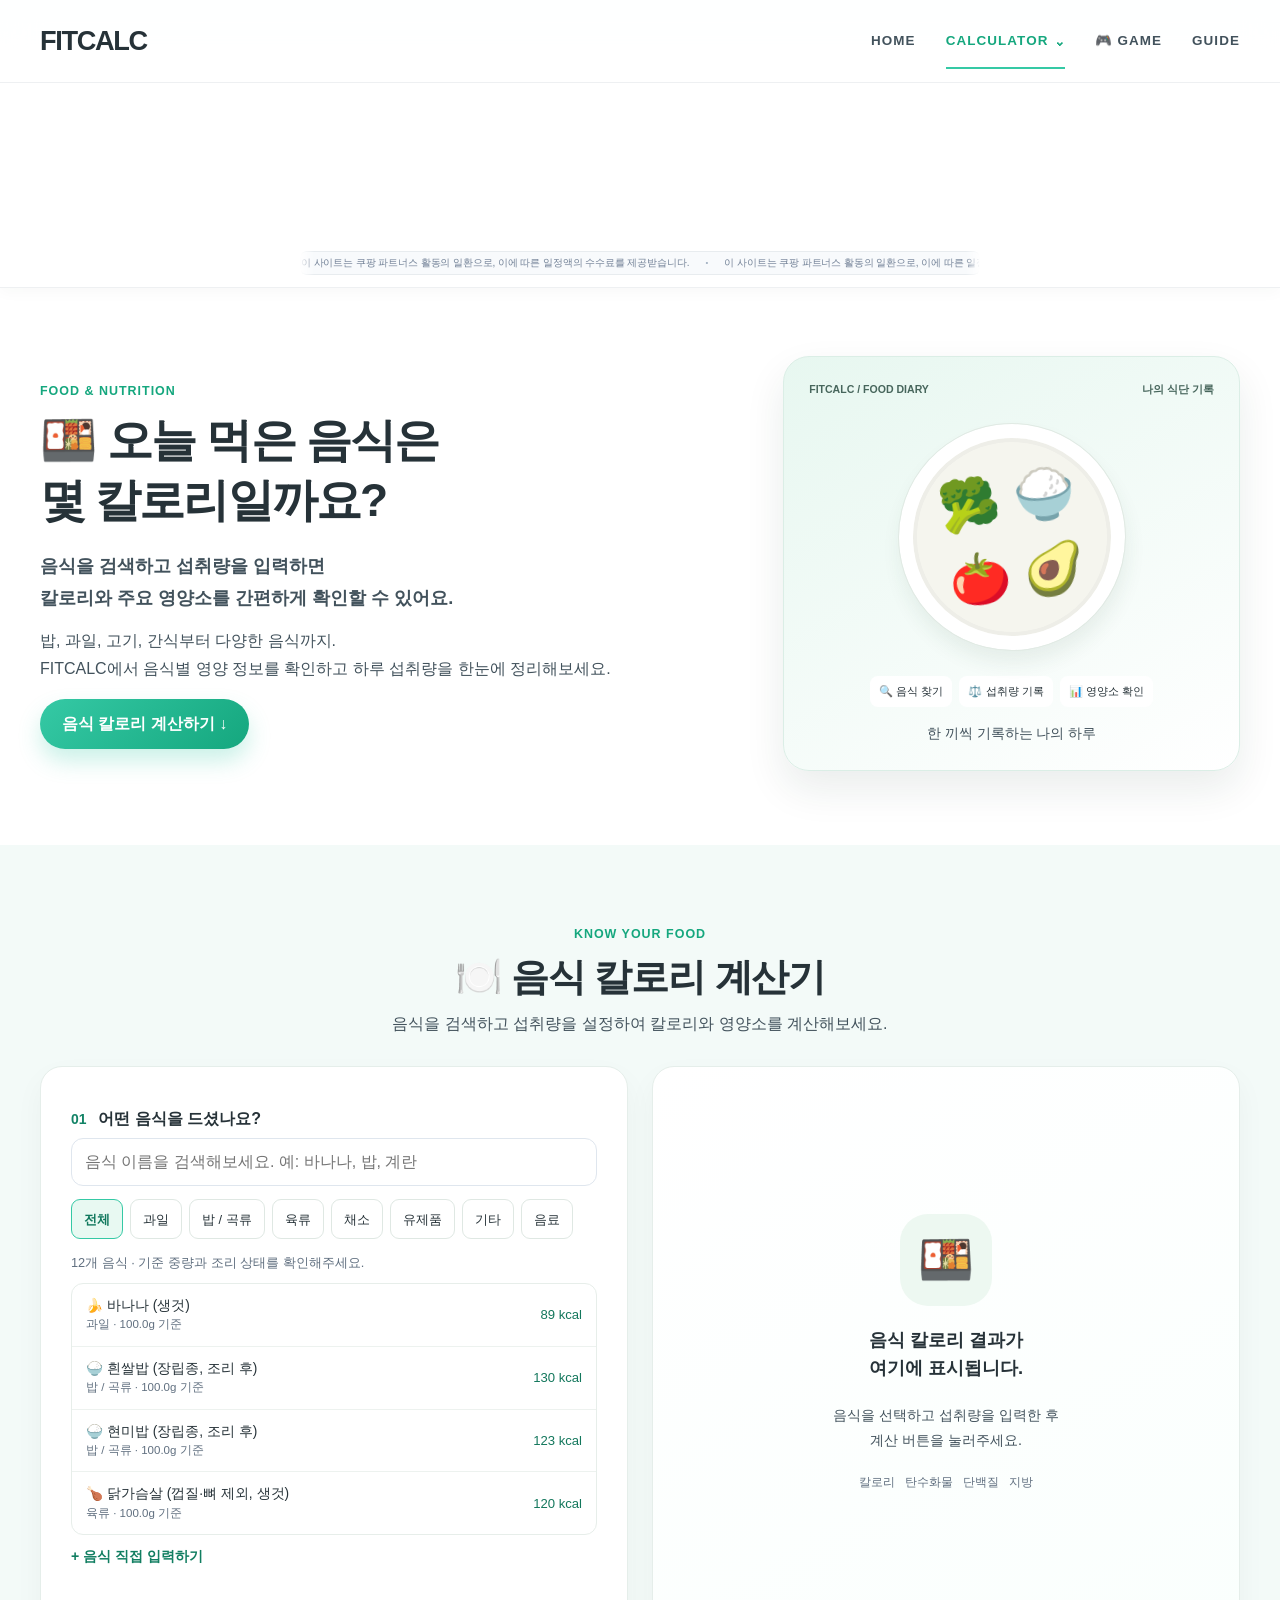
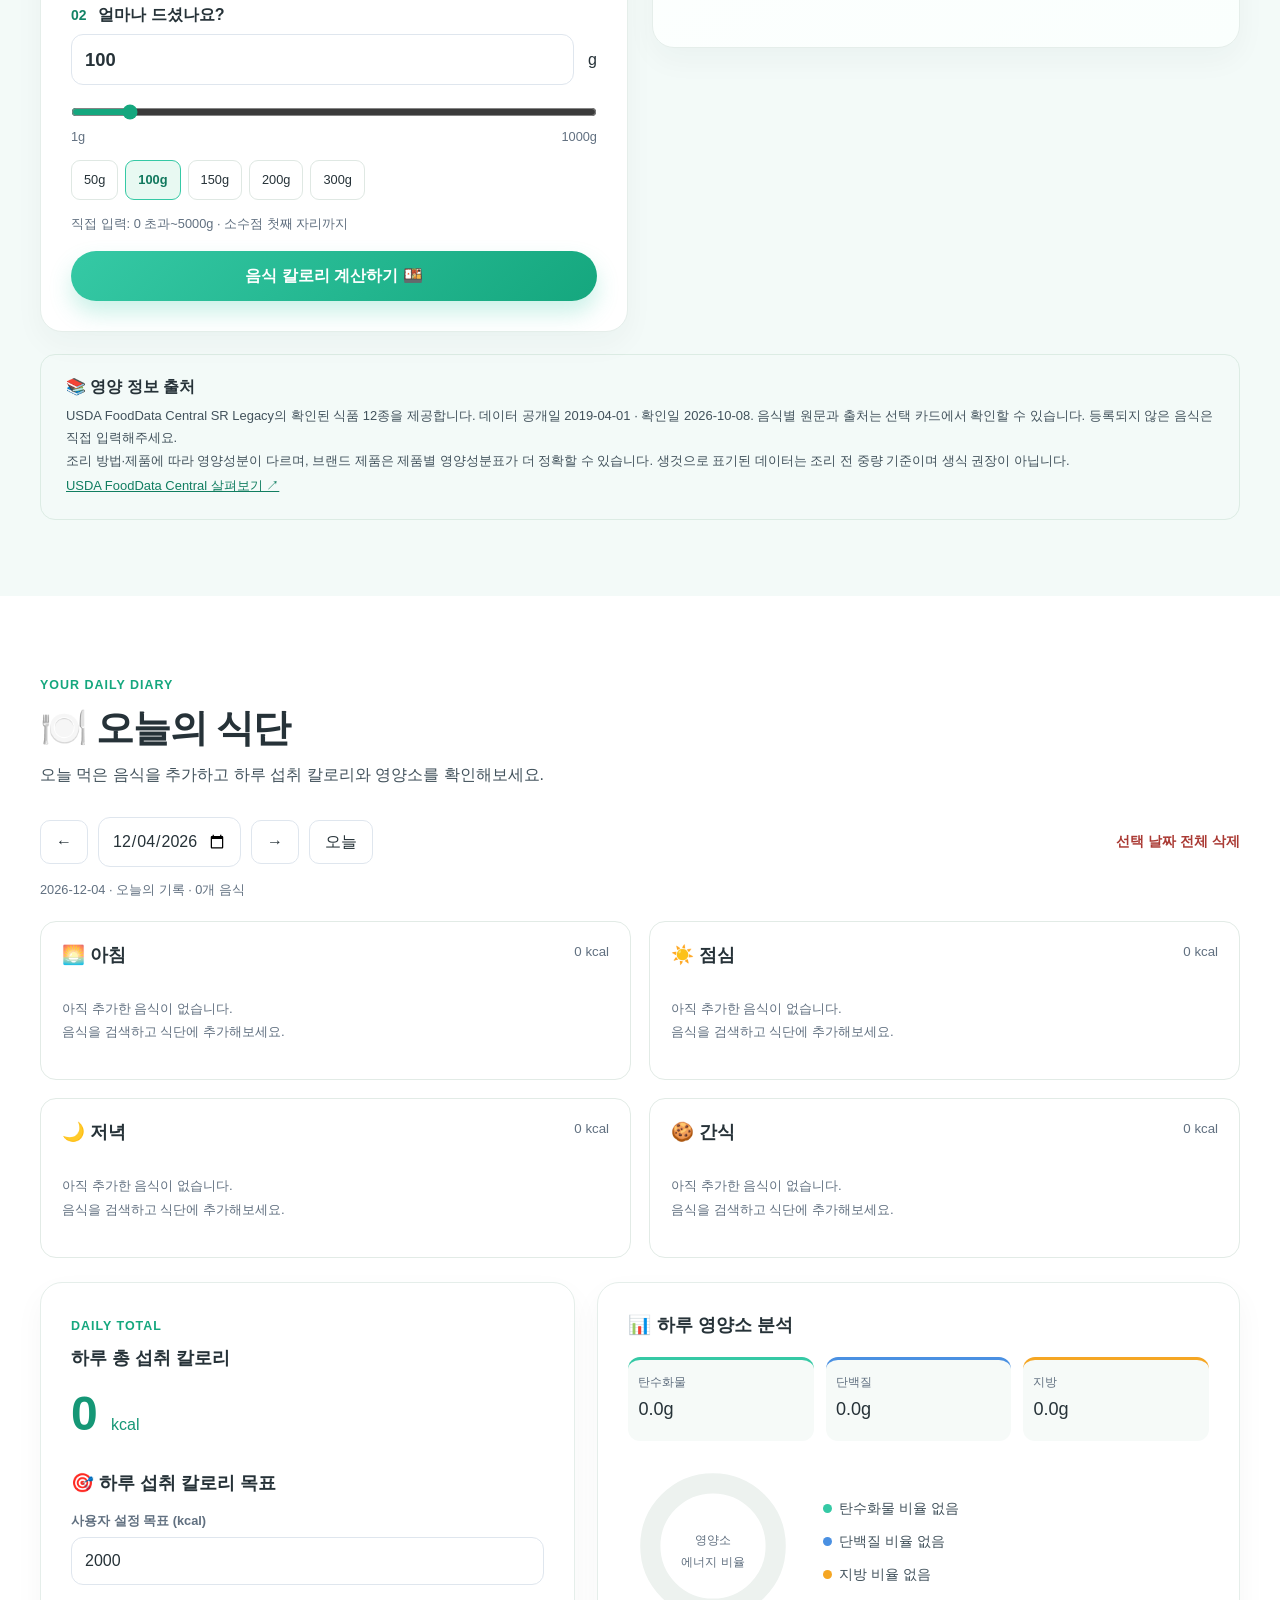
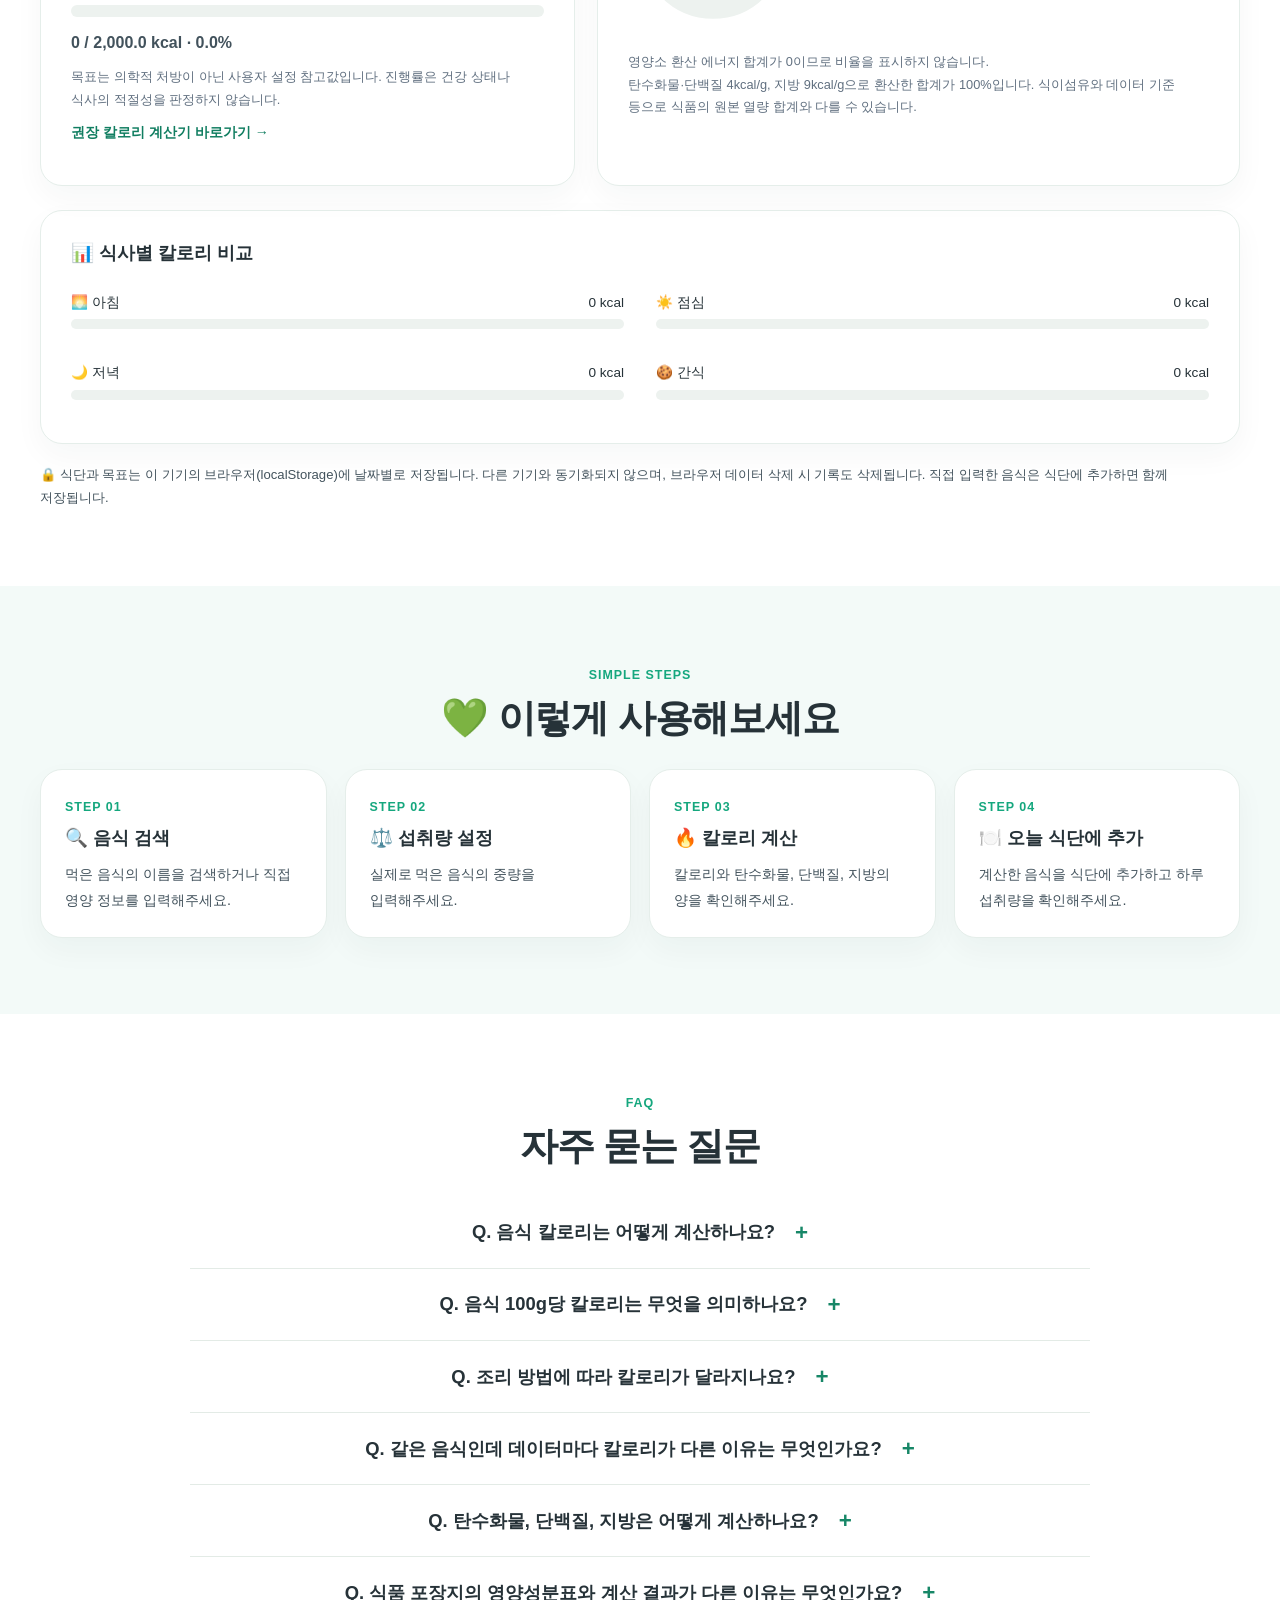
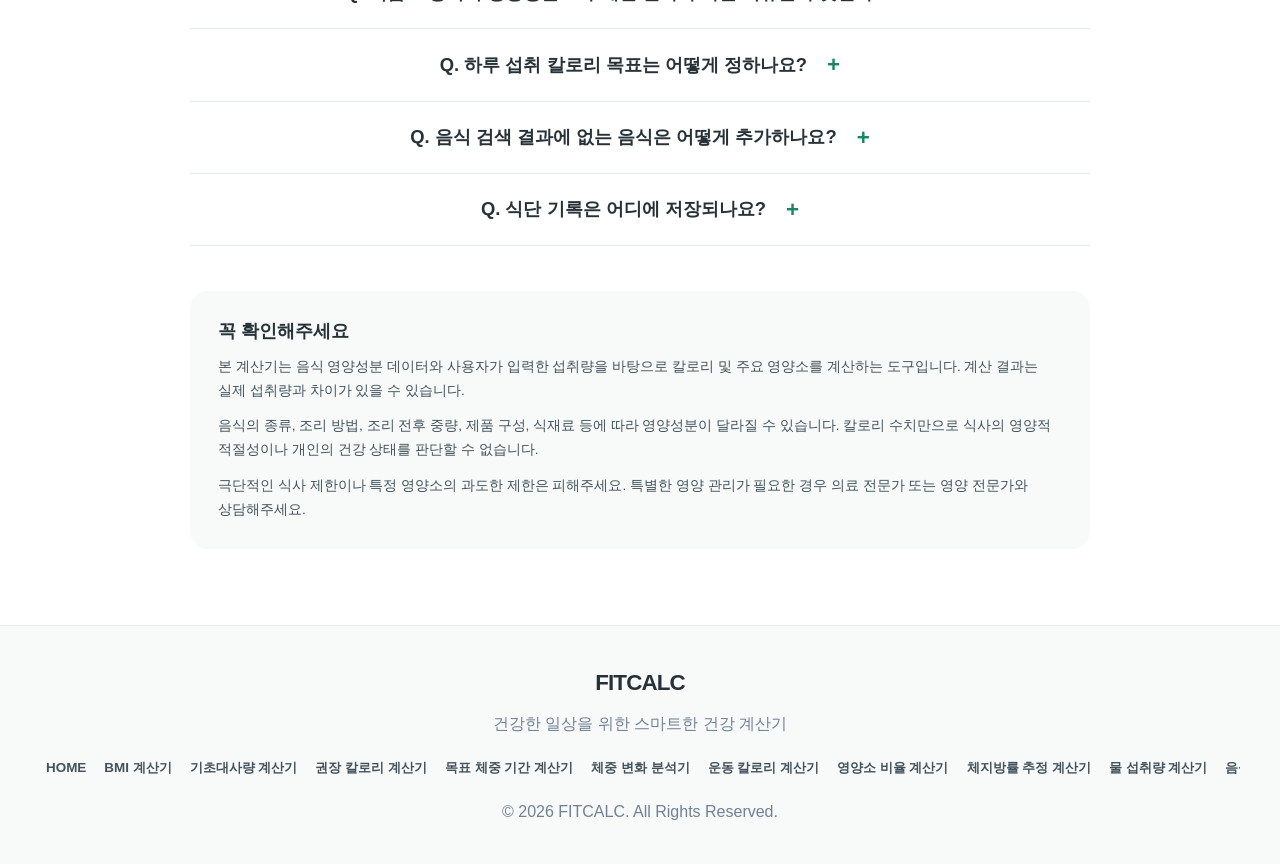
<file: food-calorie.html>
<!DOCTYPE html>
<html lang="ko">
  <head>
    <!-- Google tag (gtag.js) -->
    <script async src="https://www.googletagmanager.com/gtag/js?id=G-EE9PX7SMDJ"></script>
    <script>
      window.dataLayer = window.dataLayer || [];
      function gtag(){dataLayer.push(arguments);}
      gtag('js', new Date());

      gtag('config', 'G-EE9PX7SMDJ');
    </script>
    <meta charset="UTF-8" />
    <meta name="viewport" content="width=device-width, initial-scale=1.0" />
    <title>FITCALC | 음식 칼로리 계산기</title>
    <meta name="description" content="음식을 검색하고 섭취량별 칼로리와 영양소를 계산하세요. 날짜별 식단 기록, 영양소 분석, 직접 음식 입력을 제공합니다." />
    <meta name="keywords" content="FITCALC, 음식 칼로리 계산기, 음식 칼로리, 칼로리 사전, 식단 기록, 영양성분 계산, 탄단지 계산, 다이어트 식단" />
    <meta name="author" content="FITCALC" />
    <meta name="robots" content="index, follow" />
    <link rel="canonical" href="https://ad-site-nu.vercel.app/food-calorie.html" />

    <!-- Open Graph / Facebook / Kakao -->
    <meta property="og:type" content="website" />
    <meta property="og:locale" content="ko_KR" />
    <meta property="og:site_name" content="FITCALC" />
    <meta property="og:title" content="FITCALC | 음식 칼로리 계산기" />
    <meta property="og:description" content="음식을 검색하고 섭취량별 칼로리와 영양소를 계산하세요. 날짜별 식단 기록, 영양소 분석, 직접 음식 입력을 제공합니다." />
    <meta property="og:url" content="https://ad-site-nu.vercel.app/food-calorie.html" />

    <!-- Twitter Card -->
    <meta name="twitter:card" content="summary" />
    <meta name="twitter:title" content="FITCALC | 음식 칼로리 계산기" />
    <meta name="twitter:description" content="음식을 검색하고 섭취량별 칼로리와 영양소를 계산하세요. 날짜별 식단 기록, 영양소 분석, 직접 음식 입력을 제공합니다." />
    <meta name="twitter:url" content="https://ad-site-nu.vercel.app/food-calorie.html" />

    <link rel="stylesheet" href="assets/css/reset.css" />
    <link rel="stylesheet" href="assets/css/normalize.css" />
    <link rel="stylesheet" href="assets/css/commons.css" />
    <link rel="stylesheet" href="assets/css/food-style.css" />

    <meta name="google-site-verification" content="V3TmEqt0qlZOa10JpxGZDKdtC7RnwIc-zLoTYZeJcOs" />
    <meta name="naver-site-verification" content="5502ad1577a2ee64ded0e0f56666f6bf2eb7b508" />
  </head>
  <body id="home" data-fitcalc-page="food">
    <div id="site-header"></div>
    <div id="site-ad-banner"></div>
    <main class="food-page">
      <!-- Hero -->
      <section class="food-hero">
        <div class="container food-hero-grid">
          <div>
            <p class="eyebrow">Food &amp; Nutrition</p>
            <h1>🍱 오늘 먹은 음식은<br />몇 칼로리일까요?</h1>
            <p class="food-lead">음식을 검색하고 섭취량을 입력하면<br />칼로리와 주요 영양소를 간편하게 확인할 수 있어요.</p>
            <p>밥, 과일, 고기, 간식부터 다양한 음식까지.<br />FITCALC에서 음식별 영양 정보를 확인하고 하루 섭취량을 한눈에 정리해보세요.</p>
            <a class="primary-btn food-button" href="#calculator">음식 칼로리 계산하기 ↓</a>
          </div>
          <div class="food-hero-art" aria-hidden="true">
            <div class="food-art-head"><span>FITCALC / FOOD DIARY</span><span>나의 식단 기록</span></div>
            <div class="food-plate"><span>🥦</span><span>🍚</span><span>🍅</span><span>🥑</span></div>
            <div class="food-art-chips"><span>🔍 음식 찾기</span><span>⚖️ 섭취량 기록</span><span>📊 영양소 확인</span></div>
            <p>한 끼씩 기록하는 나의 하루</p>
          </div>
        </div>
      </section>
      <!-- Search and calculator -->
      <section id="calculator" class="food-section food-tinted">
        <div class="container">
          <div class="section-heading center"><p class="eyebrow">Know Your Food</p><h2>🍽️ 음식 칼로리 계산기</h2><p>음식을 검색하고 섭취량을 설정하여 칼로리와 영양소를 계산해보세요.</p></div>
          <div class="food-calculator-grid">
            <div class="food-card">
              <form id="food-form" novalidate>
                <label for="food-search" class="food-label">01 <span>어떤 음식을 드셨나요?</span></label>
                <input id="food-search" type="search" placeholder="음식 이름을 검색해보세요. 예: 바나나, 밥, 계란" autocomplete="off" role="combobox" aria-controls="food-search-results" aria-expanded="true" aria-autocomplete="list" aria-describedby="food-search-count food-selection-error" />
                <div id="food-categories" class="food-chips" role="group" aria-label="음식 카테고리"></div>
                <p id="food-search-count" class="food-small" role="status"></p>
                <div id="food-search-results" class="food-search-results" role="listbox" aria-label="음식 검색 결과"></div>
                <p id="food-selection-error" class="food-error" aria-live="polite"></p>
                <button type="button" id="food-custom-toggle" class="food-text-button" aria-expanded="false" aria-controls="food-custom-panel">+ 음식 직접 입력하기</button>
                <div id="food-selected" class="food-selected" hidden></div>
                <div class="food-amount-field">
                  <label for="food-grams" class="food-label">02 <span>얼마나 드셨나요?</span></label>
                  <div class="food-number-wrap"><input id="food-grams" type="number" min="0.1" max="5000" step="0.1" value="100" inputmode="decimal" aria-describedby="food-amount-error food-range-note" /><span>g</span></div>
                  <label for="food-slider" class="food-sr-only">섭취량 슬라이더 (1~1000g)</label>
                  <input id="food-slider" type="range" min="1" max="1000" step="0.1" value="100" />
                  <div class="food-between food-small"><span>1g</span><span>1000g</span></div>
                  <div id="food-quick" class="food-chips" role="group" aria-label="섭취량 빠른 선택">
                    <button type="button" data-grams="50" aria-pressed="false">50g</button><button type="button" data-grams="100" aria-pressed="true">100g</button><button type="button" data-grams="150" aria-pressed="false">150g</button><button type="button" data-grams="200" aria-pressed="false">200g</button><button type="button" data-grams="300" aria-pressed="false">300g</button>
                  </div>
                  <p id="food-range-note" class="food-small">직접 입력: 0 초과~5000g · 소수점 첫째 자리까지</p>
                  <p id="food-amount-error" class="food-error" aria-live="polite"></p>
                </div>
                <button type="submit" class="primary-btn food-button food-full">음식 칼로리 계산하기 🍱</button>
              </form>
              <div id="food-custom-panel" class="food-custom-panel" hidden>
                <h3>직접 영양 정보 입력</h3><p class="food-small">제품 영양성분표의 기준 중량과 수치를 입력해주세요. 영양소는 선택 사항이며 빈칸은 ‘정보 없음’으로 기록됩니다.</p>
                <form id="food-custom-form" novalidate>
                  <label for="custom-name">음식 이름 (필수)</label><input id="custom-name" maxlength="100" required />
                  <div class="food-two">
                    <div><label for="custom-base">기준 중량(g, 필수)</label><input id="custom-base" type="number" min="0.1" step="any" value="100" required /></div>
                    <div><label for="custom-kcal">기준 열량(kcal, 필수)</label><input id="custom-kcal" type="number" min="0" step="any" required /></div>
                  </div>
                  <div class="food-three">
                    <div><label for="custom-carbs">탄수화물(g)</label><input id="custom-carbs" type="number" min="0" step="any" placeholder="정보 없음" /></div>
                    <div><label for="custom-protein">단백질(g)</label><input id="custom-protein" type="number" min="0" step="any" placeholder="정보 없음" /></div>
                    <div><label for="custom-fat">지방(g)</label><input id="custom-fat" type="number" min="0" step="any" placeholder="정보 없음" /></div>
                  </div>
                  <p id="food-custom-error" class="food-error" aria-live="polite"></p>
                  <button type="submit" class="secondary-btn food-button">이 음식으로 계산하기</button>
                </form>
              </div>
            </div>
            <div class="food-card food-result-panel">
              <div id="food-result-empty" class="food-empty"><span aria-hidden="true">🍱</span><h3>음식 칼로리 결과가<br />여기에 표시됩니다.</h3><p>음식을 선택하고 섭취량을 입력한 후<br />계산 버튼을 눌러주세요.</p><div class="food-empty-tags"><span>칼로리</span><span>탄수화물</span><span>단백질</span><span>지방</span></div></div>
              <div id="food-result" hidden>
                <div id="food-result-data" aria-live="polite"></div>
                <h3 class="food-chart-title">📊 음식 영양소 분석</h3>
                <div id="food-nutrient-bars"></div>
                <p class="food-small">세 막대는 동일한 g 단위 기준으로 비교합니다.</p>
                <fieldset class="food-meal-choice"><legend>03 식사 구분</legend><div id="food-meal-options" class="food-chips" role="group" aria-label="식사 구분"><button type="button" data-meal="아침" aria-pressed="false">🌅 아침</button><button type="button" data-meal="점심" aria-pressed="true">☀️ 점심</button><button type="button" data-meal="저녁" aria-pressed="false">🌙 저녁</button><button type="button" data-meal="간식" aria-pressed="false">🍪 간식</button></div></fieldset>
                <p id="food-add-date" class="food-small"></p>
                <button type="button" id="food-add" class="primary-btn food-button food-full">+ 오늘 식단에 추가하기</button>
                <button type="button" id="food-reset" class="food-text-button food-full">다시 계산하기</button>
              </div>
              <p id="food-status" class="food-status" role="status"></p>
            </div>
          </div>
          <aside class="food-source-note"><h3>📚 영양 정보 출처</h3><p>USDA FoodData Central SR Legacy의 확인된 식품 12종을 제공합니다. 데이터 공개일 2019-04-01 · 확인일 2026-10-08. 음식별 원문과 출처는 선택 카드에서 확인할 수 있습니다. 등록되지 않은 음식은 직접 입력해주세요.</p><p>조리 방법·제품에 따라 영양성분이 다르며, 브랜드 제품은 제품별 영양성분표가 더 정확할 수 있습니다. 생것으로 표기된 데이터는 조리 전 중량 기준이며 생식 권장이 아닙니다.</p><a href="https://fdc.nal.usda.gov/" target="_blank" rel="noopener noreferrer">USDA FoodData Central 살펴보기 ↗</a></aside>
        </div>
      </section>
      <!-- Date-specific food diary -->
      <section id="food-diary" class="food-section">
        <div class="container">
          <div class="section-heading"><p class="eyebrow">Your Daily Diary</p><h2>🍽️ 오늘의 식단</h2><p>오늘 먹은 음식을 추가하고 하루 섭취 칼로리와 영양소를 확인해보세요.</p></div>
          <div class="food-date-toolbar"><div class="food-date-controls"><button type="button" id="food-prev" class="food-outline" aria-label="이전 날짜">←</button><div><label for="food-date" class="food-sr-only">식단 기록 날짜</label><input id="food-date" type="date" min="1900-01-01" max="9999-12-31" aria-describedby="food-date-error" /></div><button type="button" id="food-next" class="food-outline" aria-label="다음 날짜">→</button><button type="button" id="food-today" class="food-outline">오늘</button></div><button type="button" id="food-clear" class="food-text-button food-danger">선택 날짜 전체 삭제</button></div>
          <p id="food-date-error" class="food-error" aria-live="polite"></p>
          <p id="food-storage-status" class="food-error" role="status"></p>
          <p id="food-diary-date" class="food-small"></p>
          <div id="food-meal-list" class="food-meal-grid"></div>
          <div class="food-summary-grid">
            <div class="food-card">
              <p class="eyebrow">Daily Total</p><h3>하루 총 섭취 칼로리</h3><div id="food-daily-kcal" class="food-kcal" aria-live="polite">0 <small>kcal</small></div>
              <h3 class="food-chart-title">🎯 하루 섭취 칼로리 목표</h3>
              <label for="food-goal" class="food-small">사용자 설정 목표 (kcal)</label><input id="food-goal" type="number" min="0.1" step="any" value="2000" aria-describedby="food-goal-error" />
              <p id="food-goal-error" class="food-error" aria-live="polite"></p>
              <progress id="food-progress" max="100" value="0" aria-label="칼로리 목표 대비 진행률"></progress><p id="food-progress-text"></p>
              <p class="food-small">목표는 의학적 처방이 아닌 사용자 설정 참고값입니다. 진행률은 건강 상태나 식사의 적절성을 판정하지 않습니다.</p>
              <a href="calorie.html" class="food-text-button">권장 칼로리 계산기 바로가기 →</a>
            </div>
            <div class="food-card"><h3>📊 하루 영양소 분석</h3><div id="food-daily-macros" class="food-three food-macro-cards"></div><div class="food-donut-layout"><svg id="food-donut" viewBox="0 0 160 160" role="img" aria-label="영양소 환산 에너지 비율"><circle class="food-donut-track" cx="80" cy="80" r="59" /><g id="food-donut-parts"></g><text x="80" y="78" text-anchor="middle">영양소</text><text x="80" y="99" text-anchor="middle">에너지 비율</text></svg><div id="food-donut-legend"></div></div><p id="food-missing-note" class="food-small"></p><p class="food-small">탄수화물·단백질 4kcal/g, 지방 9kcal/g으로 환산한 합계가 100%입니다. 식이섬유와 데이터 기준 등으로 식품의 원본 열량 합계와 다를 수 있습니다.</p></div>
          </div>
          <div class="food-card food-meal-chart"><h3>📊 식사별 칼로리 비교</h3><div id="food-meal-bars"></div></div>
          <p class="food-storage-note">🔒 식단과 목표는 이 기기의 브라우저(localStorage)에 날짜별로 저장됩니다. 다른 기기와 동기화되지 않으며, 브라우저 데이터 삭제 시 기록도 삭제됩니다. 직접 입력한 음식은 식단에 추가하면 함께 저장됩니다.</p>
        </div>
      </section>
      <!-- Guide -->
      <section id="guide" class="food-section food-tinted"><div class="container"><div class="section-heading center"><p class="eyebrow">Simple Steps</p><h2>💚 이렇게 사용해보세요</h2></div><div class="food-guide-grid">
        <article class="food-card"><p class="eyebrow">STEP 01</p><h3>🔍 음식 검색</h3><p>먹은 음식의 이름을 검색하거나 직접 영양 정보를 입력해주세요.</p></article>
        <article class="food-card"><p class="eyebrow">STEP 02</p><h3>⚖️ 섭취량 설정</h3><p>실제로 먹은 음식의 중량을 입력해주세요.</p></article>
        <article class="food-card"><p class="eyebrow">STEP 03</p><h3>🔥 칼로리 계산</h3><p>칼로리와 탄수화물, 단백질, 지방의 양을 확인해주세요.</p></article>
        <article class="food-card"><p class="eyebrow">STEP 04</p><h3>🍽️ 오늘 식단에 추가</h3><p>계산한 음식을 식단에 추가하고 하루 섭취량을 확인해주세요.</p></article>
      </div></div></section>
      <!-- FAQ and notice -->
      <section class="food-section"><div class="container food-faq-container"><div class="section-heading center"><p class="eyebrow">FAQ</p><h2>자주 묻는 질문</h2></div><div id="food-faq"></div>
        <aside class="food-notice"><h3>꼭 확인해주세요</h3><p>본 계산기는 음식 영양성분 데이터와 사용자가 입력한 섭취량을 바탕으로 칼로리 및 주요 영양소를 계산하는 도구입니다. 계산 결과는 실제 섭취량과 차이가 있을 수 있습니다.</p><p>음식의 종류, 조리 방법, 조리 전후 중량, 제품 구성, 식재료 등에 따라 영양성분이 달라질 수 있습니다. 칼로리 수치만으로 식사의 영양적 적절성이나 개인의 건강 상태를 판단할 수 없습니다.</p><p>극단적인 식사 제한이나 특정 영양소의 과도한 제한은 피해주세요. 특별한 영양 관리가 필요한 경우 의료 전문가 또는 영양 전문가와 상담해주세요.</p></aside>
      </div></section>
      <dialog id="food-edit-dialog" aria-labelledby="food-edit-title"><form id="food-edit-form" novalidate><h3 id="food-edit-title">섭취량 수정</h3><p id="food-edit-name"></p><label for="food-edit-grams">섭취량(g)</label><input id="food-edit-grams" type="number" min="0.1" max="5000" step="0.1" aria-describedby="food-edit-error" /><p id="food-edit-preview" aria-live="polite"></p><p id="food-edit-error" class="food-error" aria-live="polite"></p><div class="food-chips"><button type="submit" class="primary-btn food-button">수정 저장</button><button type="button" class="food-outline" id="food-edit-cancel">취소</button></div></form></dialog>
      <dialog id="food-clear-dialog" aria-labelledby="food-clear-title"><h3 id="food-clear-title">선택 날짜의 기록을 삭제할까요?</h3><p id="food-clear-description"></p><div class="food-chips"><button type="button" id="food-clear-confirm" class="food-outline food-danger">이 날짜만 삭제</button><button type="button" id="food-clear-cancel" class="food-outline">취소</button></div></dialog>
    </main>
    <noscript>음식 검색과 계산, 식단 기록에는 JavaScript가 필요합니다. 브라우저에서 JavaScript를 활성화해주세요.</noscript>
    <div id="site-footer"></div>
    <script src="assets/js/jquery-3.7.1.min.js"></script>
    <script src="assets/js/header.js"></script>
    <script src="assets/js/footer.js"></script>
    <script src="assets/js/ad-banner.js"></script>
    <script src="assets/js/components.js"></script>
    <script src="assets/js/food-data.js"></script>
    <script src="assets/js/food-core.js"></script>
    <script src="assets/js/food-storage.js"></script>
    <script src="assets/js/food-main.js"></script>

    <!-- 네이버 애널리틱스 -->
  <script type="text/javascript" src="//wcs.pstatic.net/wcslog.js"></script>
  <script type="text/javascript">
    if(!wcs_add) var wcs_add = {};
    wcs_add["wa"] = "2feac74dbb6540";
    if(window.wcs) {
      wcs_do();
    }
  </script>
</body>
</html>
</file>
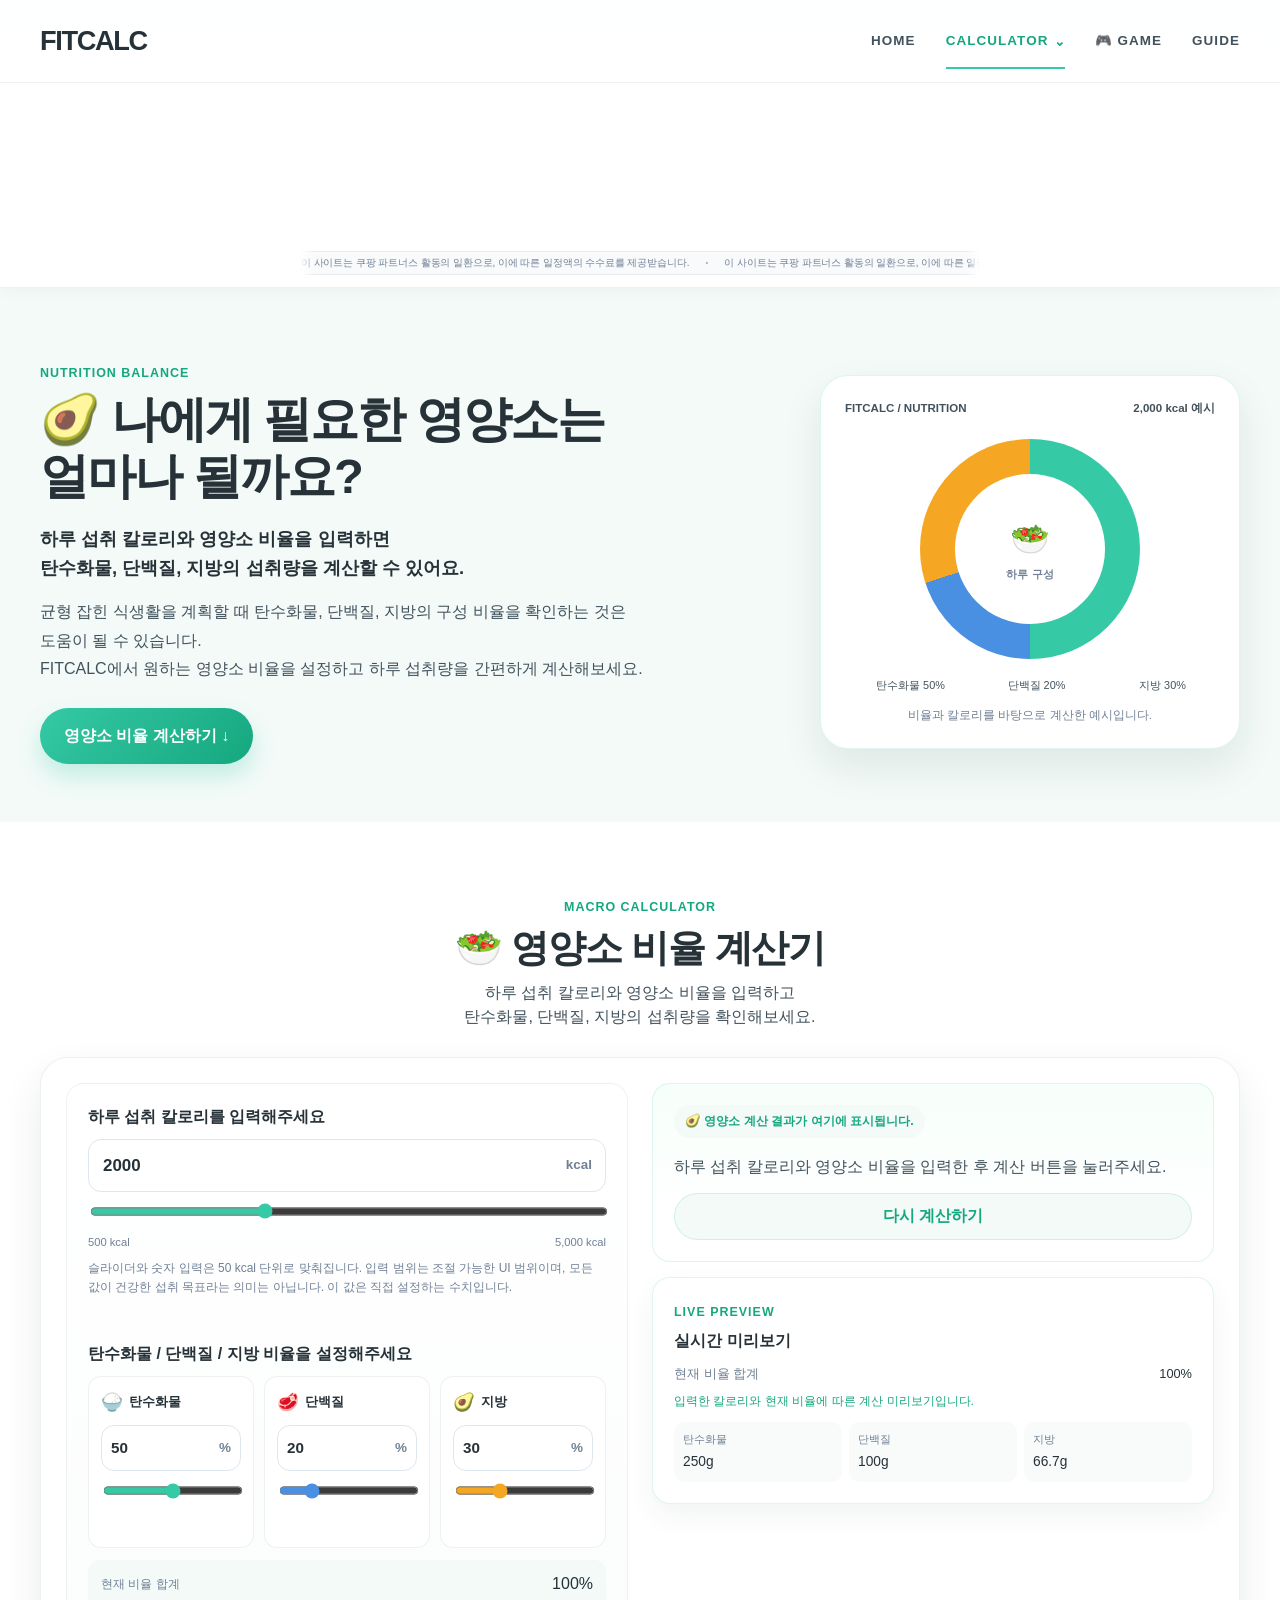
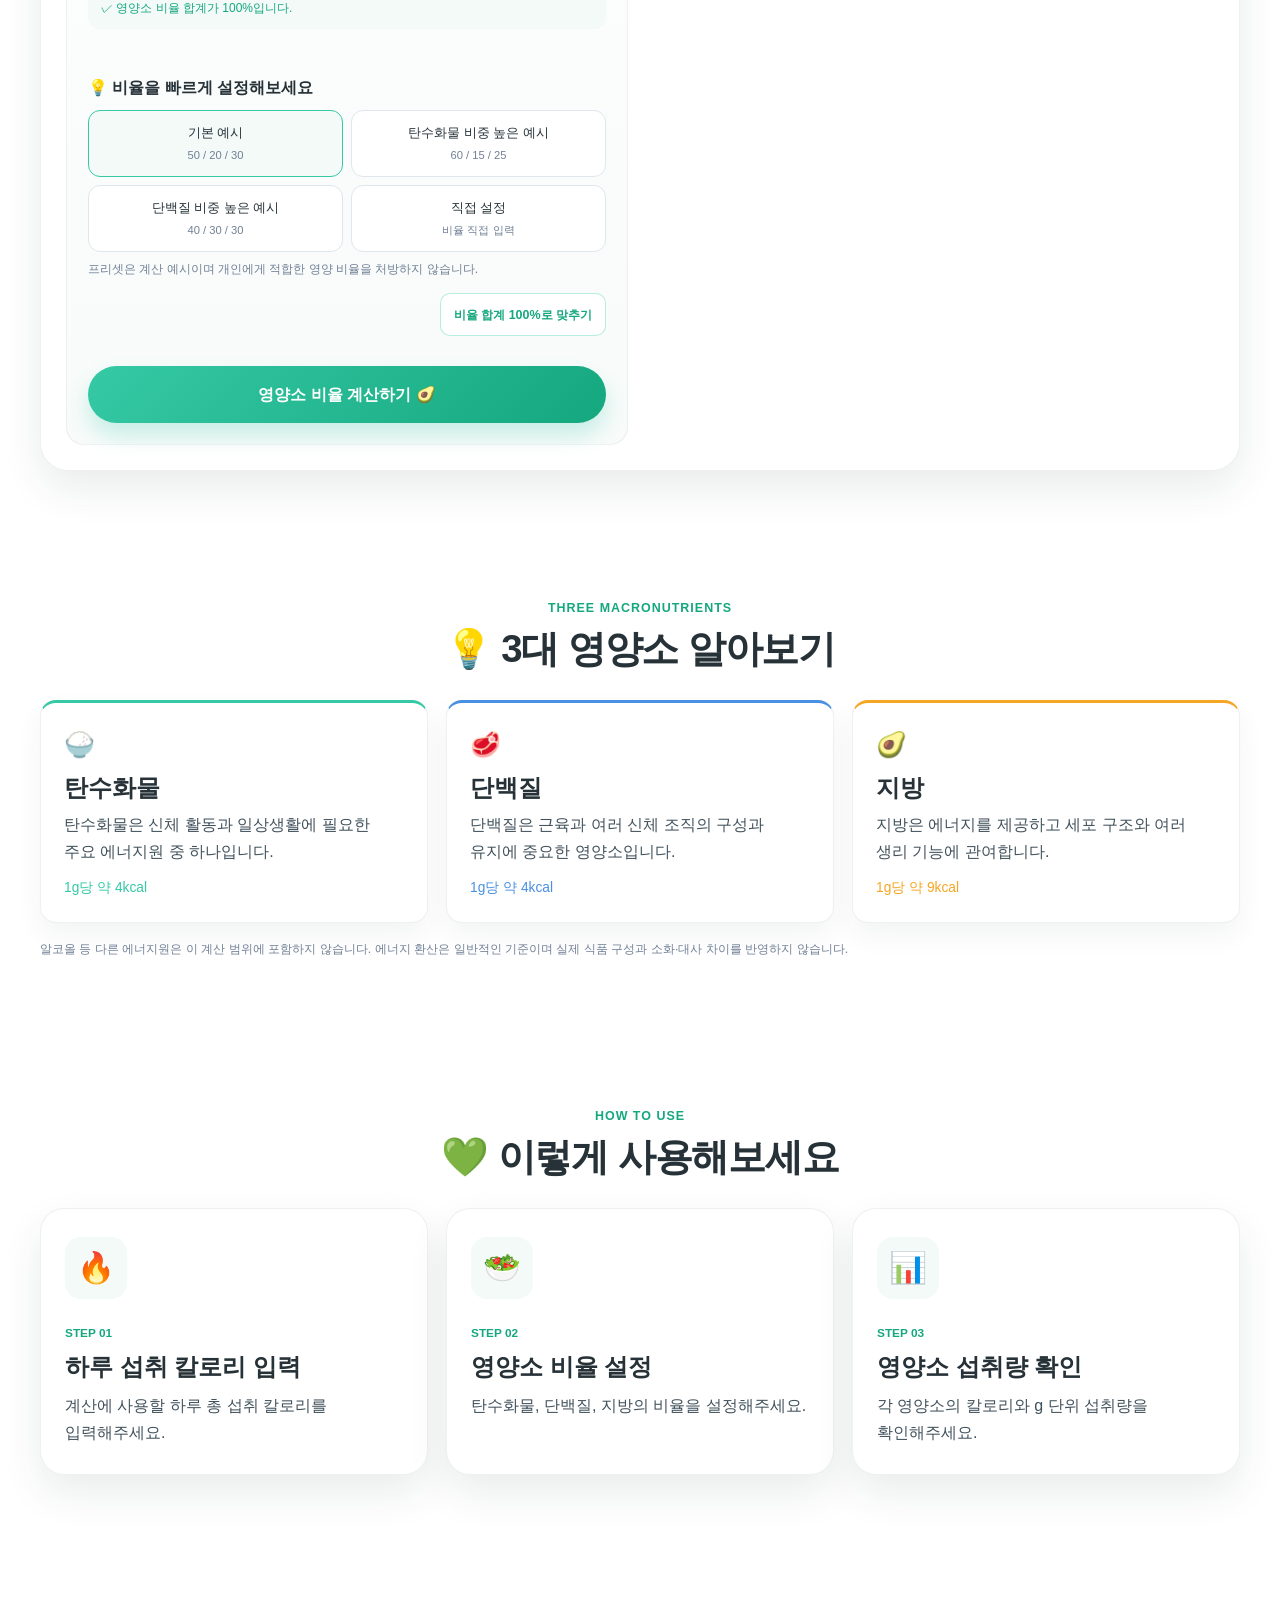
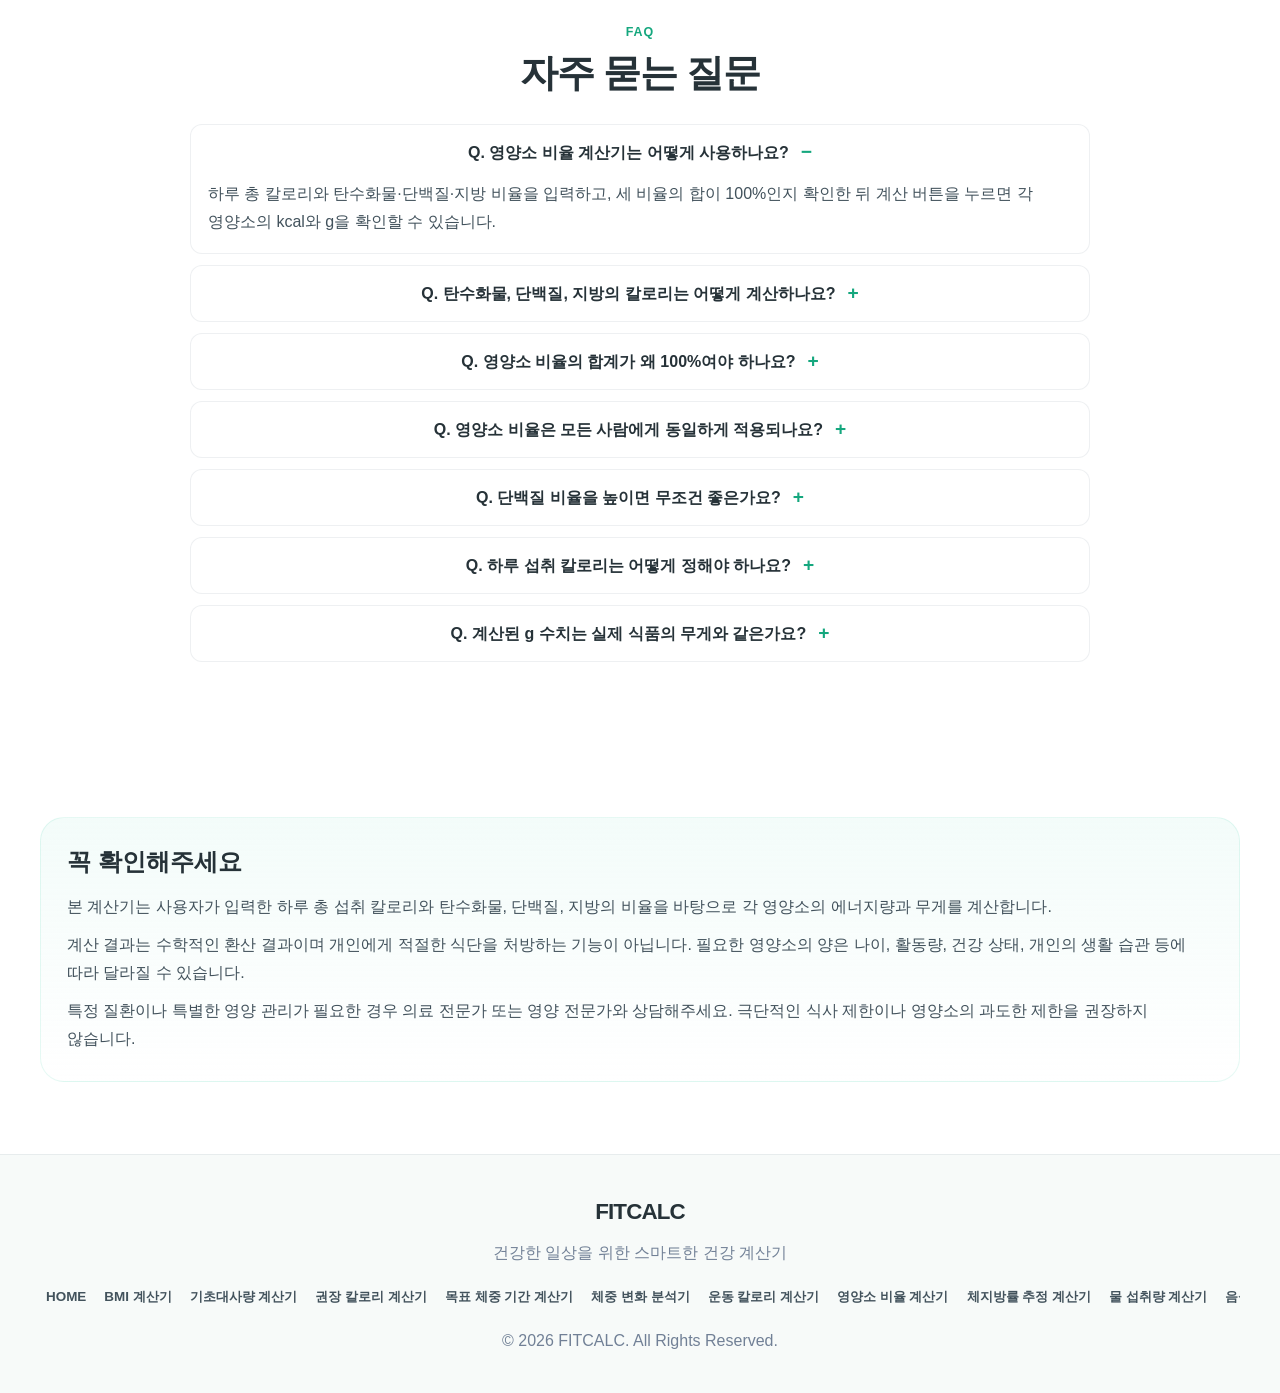
<file: macros.html>
<!DOCTYPE html>
<html lang="ko">
  <head>
    <!-- Google tag (gtag.js) -->
    <script async src="https://www.googletagmanager.com/gtag/js?id=G-EE9PX7SMDJ"></script>
    <script>
      window.dataLayer = window.dataLayer || [];
      function gtag(){dataLayer.push(arguments);}
      gtag('js', new Date());

      gtag('config', 'G-EE9PX7SMDJ');
    </script>
    <meta charset="UTF-8" />
    <meta name="viewport" content="width=device-width, initial-scale=1.0" />
    <title>FITCALC | 영양소 비율 계산기</title>
    <meta name="description" content="하루 섭취 칼로리와 탄수화물·단백질·지방(탄단지) 비율을 설정해 영양소별 권장 섭취량(kcal, g)을 간편하게 계산해보세요." />
    <meta name="keywords" content="FITCALC, 영양소 비율 계산기, 탄단지 계산기, 탄단지 비율, 매크로 영양소, 칼로리 분배, 다이어트 식단, 단백질 섭취량" />
    <meta name="author" content="FITCALC" />
    <meta name="robots" content="index, follow" />
    <link rel="canonical" href="https://ad-site-nu.vercel.app/macros.html" />

    <!-- Open Graph / Facebook / Kakao -->
    <meta property="og:type" content="website" />
    <meta property="og:locale" content="ko_KR" />
    <meta property="og:site_name" content="FITCALC" />
    <meta property="og:title" content="FITCALC | 영양소 비율 계산기" />
    <meta property="og:description" content="하루 섭취 칼로리와 탄수화물·단백질·지방(탄단지) 비율을 설정해 영양소별 권장 섭취량(kcal, g)을 간편하게 계산해보세요." />
    <meta property="og:url" content="https://ad-site-nu.vercel.app/macros.html" />

    <!-- Twitter Card -->
    <meta name="twitter:card" content="summary" />
    <meta name="twitter:title" content="FITCALC | 영양소 비율 계산기" />
    <meta name="twitter:description" content="하루 섭취 칼로리와 탄수화물·단백질·지방(탄단지) 비율을 설정해 영양소별 권장 섭취량(kcal, g)을 간편하게 계산해보세요." />
    <meta name="twitter:url" content="https://ad-site-nu.vercel.app/macros.html" />

    <link rel="stylesheet" href="assets/css/reset.css" />
    <link rel="stylesheet" href="assets/css/normalize.css" />
    <link rel="stylesheet" href="assets/css/commons.css" />
    <link rel="stylesheet" href="assets/css/style.css" />
    <link rel="stylesheet" href="assets/css/macros-style.css" />

    <meta name="google-site-verification" content="V3TmEqt0qlZOa10JpxGZDKdtC7RnwIc-zLoTYZeJcOs" />
    <meta name="naver-site-verification" content="5502ad1577a2ee64ded0e0f56666f6bf2eb7b508" />
  </head>
  <body id="home" data-fitcalc-page="macros">
    <div id="site-header"></div>
    <div id="site-ad-banner"></div>

    <main>
      <section class="macro-hero">
        <div class="container macro-hero-content">
          <div class="macro-hero-copy">
            <p class="eyebrow">Nutrition Balance</p>
            <h1>🥑 나에게 필요한 영양소는 얼마나 될까요?</h1>
            <p class="macro-hero-lead">하루 섭취 칼로리와 영양소 비율을 입력하면<br />탄수화물, 단백질, 지방의 섭취량을 계산할 수 있어요.</p>
            <p class="macro-hero-description">균형 잡힌 식생활을 계획할 때 탄수화물, 단백질, 지방의 구성 비율을 확인하는 것은 도움이 될 수 있습니다.<br />FITCALC에서 원하는 영양소 비율을 설정하고 하루 섭취량을 간편하게 계산해보세요.</p>
            <a class="primary-btn macro-hero-button" href="#calculator">영양소 비율 계산하기 ↓</a>
          </div>
          <div class="macro-hero-visual" aria-hidden="true">
            <div class="macro-hero-card">
              <div class="macro-hero-card-head"><span>FITCALC / NUTRITION</span><span>2,000 kcal 예시</span></div>
              <div class="macro-hero-plate"><div class="macro-plate-center">🥗<small>하루 구성</small></div></div>
              <div class="macro-hero-legend"><span><i class="macro-carb-dot"></i>탄수화물 50%</span><span><i class="macro-protein-dot"></i>단백질 20%</span><span><i class="macro-fat-dot"></i>지방 30%</span></div>
              <p>비율과 칼로리를 바탕으로 계산한 예시입니다.</p>
            </div>
          </div>
        </div>
      </section>

      <section id="calculator" class="macro-calculator-section">
        <div class="container">
          <div class="section-heading center">
            <p class="eyebrow">Macro Calculator</p>
            <h2>🥗 영양소 비율 계산기</h2>
            <p>하루 섭취 칼로리와 영양소 비율을 입력하고<br />탄수화물, 단백질, 지방의 섭취량을 확인해보세요.</p>
          </div>

          <div class="macro-calculator-card">
            <div class="macro-form-panel">
              <div class="macro-field-group">
                <label class="macro-field-label" for="dailyCalories">하루 섭취 칼로리를 입력해주세요</label>
                <div class="macro-number-wrap"><input id="dailyCalories" type="number" min="500" max="5000" step="50" value="2000" inputmode="numeric" aria-describedby="calorieRangeNote calorieError" /><span>kcal</span></div>
                <input id="dailyCaloriesSlider" class="macro-slider" type="range" min="500" max="5000" step="50" value="2000" aria-label="하루 섭취 칼로리 슬라이더" />
                <div class="macro-slider-labels"><span>500 kcal</span><span>5,000 kcal</span></div>
                <p id="calorieRangeNote" class="macro-helper">슬라이더와 숫자 입력은 50 kcal 단위로 맞춰집니다. 입력 범위는 조절 가능한 UI 범위이며, 모든 값이 건강한 섭취 목표라는 의미는 아닙니다. 이 값은 직접 설정하는 수치입니다.</p>
                <p id="calorieError" class="macro-error" aria-live="polite"></p>
              </div>

              <fieldset class="macro-field-group macro-ratio-group">
                <legend class="macro-field-label">탄수화물 / 단백질 / 지방 비율을 설정해주세요</legend>
                <div class="macro-ratio-inputs">
                  <div class="macro-ratio-row macro-carb-row">
                    <label for="carbRatio"><span aria-hidden="true">🍚</span>탄수화물</label>
                    <div class="macro-percent-wrap"><input id="carbRatio" type="number" min="0" max="100" step="0.5" value="50" inputmode="decimal" aria-describedby="carbRatioError" /><span>%</span></div>
                    <input id="carbRatioSlider" class="macro-slider" type="range" min="0" max="100" step="0.5" value="50" aria-label="탄수화물 비율 슬라이더" />
                    <p id="carbRatioError" class="macro-error" aria-live="polite"></p>
                  </div>
                  <div class="macro-ratio-row macro-protein-row">
                    <label for="proteinRatio"><span aria-hidden="true">🥩</span>단백질</label>
                    <div class="macro-percent-wrap"><input id="proteinRatio" type="number" min="0" max="100" step="0.5" value="20" inputmode="decimal" aria-describedby="proteinRatioError" /><span>%</span></div>
                    <input id="proteinRatioSlider" class="macro-slider" type="range" min="0" max="100" step="0.5" value="20" aria-label="단백질 비율 슬라이더" />
                    <p id="proteinRatioError" class="macro-error" aria-live="polite"></p>
                  </div>
                  <div class="macro-ratio-row macro-fat-row">
                    <label for="fatRatio"><span aria-hidden="true">🥑</span>지방</label>
                    <div class="macro-percent-wrap"><input id="fatRatio" type="number" min="0" max="100" step="0.5" value="30" inputmode="decimal" aria-describedby="fatRatioError" /><span>%</span></div>
                    <input id="fatRatioSlider" class="macro-slider" type="range" min="0" max="100" step="0.5" value="30" aria-label="지방 비율 슬라이더" />
                    <p id="fatRatioError" class="macro-error" aria-live="polite"></p>
                  </div>
                </div>
                <div class="macro-total-status" aria-live="polite"><span>현재 비율 합계</span><strong id="macroTotal">100%</strong><p id="macroTotalMessage">✓ 영양소 비율 합계가 100%입니다.</p></div>
                <p id="macroSumError" class="macro-error macro-sum-error" aria-live="polite"></p>
              </fieldset>

              <fieldset class="macro-field-group">
                <legend class="macro-field-label">💡 비율을 빠르게 설정해보세요</legend>
                <div class="macro-presets" role="group" aria-label="영양소 비율 프리셋">
                  <button type="button" class="macro-preset is-selected" data-preset="balanced" aria-pressed="true"><strong>기본 예시</strong><span>50 / 20 / 30</span></button>
                  <button type="button" class="macro-preset" data-preset="carb" aria-pressed="false"><strong>탄수화물 비중 높은 예시</strong><span>60 / 15 / 25</span></button>
                  <button type="button" class="macro-preset" data-preset="protein" aria-pressed="false"><strong>단백질 비중 높은 예시</strong><span>40 / 30 / 30</span></button>
                  <button type="button" class="macro-preset" data-preset="custom" aria-pressed="false"><strong>직접 설정</strong><span>비율 직접 입력</span></button>
                </div>
                <p class="macro-helper">프리셋은 계산 예시이며 개인에게 적합한 영양 비율을 처방하지 않습니다.</p>
              </fieldset>

              <button type="button" id="normalizeRatios" class="macro-normalize">비율 합계 100%로 맞추기</button>
              <p id="normalizeError" class="macro-error" aria-live="polite"></p>
              <button type="button" id="calculateMacros" class="primary-btn macro-submit">영양소 비율 계산하기 🥑</button>
            </div>

            <div class="macro-result-column">
              <section id="macroResultCard" class="macro-result-card" aria-live="polite" aria-atomic="true">
                <span id="macroResultBadge" class="macro-result-badge">🥑 영양소 계산 결과가 여기에 표시됩니다.</span>
                <p id="macroResultPrompt" class="macro-result-prompt">하루 섭취 칼로리와 영양소 비율을 입력한 후 계산 버튼을 눌러주세요.</p>
                <div id="macroResultContent" class="macro-result-content macro-is-hidden">
                  <div class="macro-result-total"><span>하루 총 섭취 칼로리</span><strong id="resultDailyCalories">2,000 kcal</strong></div>
                  <div class="macro-result-cards">
                    <article class="macro-result-item macro-carb-card"><span aria-hidden="true">🍚</span><h3>탄수화물</h3><strong id="carbGrams">250g</strong><p><span id="carbKcal">1,000 kcal</span> / <span id="carbPercent">50%</span></p></article>
                    <article class="macro-result-item macro-protein-card"><span aria-hidden="true">🥩</span><h3>단백질</h3><strong id="proteinGrams">100g</strong><p><span id="proteinKcal">400 kcal</span> / <span id="proteinPercent">20%</span></p></article>
                    <article class="macro-result-item macro-fat-card"><span aria-hidden="true">🥑</span><h3>지방</h3><strong id="fatGrams">66.7g</strong><p><span id="fatKcal">600 kcal</span> / <span id="fatPercent">30%</span></p></article>
                  </div>
                  <p class="macro-result-note">이 결과는 사용자가 입력한 칼로리와 영양소 비율을 바탕으로 계산한 수치입니다. 개인에게 적합한 섭취량을 의학적으로 판정하는 결과는 아닙니다.</p>
                </div>
                <button type="button" id="resetMacros" class="secondary-btn macro-reset">다시 계산하기</button>
              </section>

              <div id="macroAnalysis" class="macro-analysis macro-is-hidden">
                <section class="macro-visual-panel" aria-labelledby="macroDonutTitle">
                  <div class="macro-panel-heading"><p class="eyebrow">Ratio Breakdown</p><h3 id="macroDonutTitle">📊 나의 영양소 비율</h3></div>
                  <div class="macro-donut-layout">
                    <div id="macroDonut" class="macro-donut" role="img" aria-label="탄수화물 50%, 단백질 20%, 지방 30% 도넛 차트"><span>총<strong>100%</strong></span></div>
                    <ul class="macro-legend" aria-label="영양소 비율 범례">
                      <li><i class="macro-legend-color macro-carb-color"></i><span>탄수화물</span><strong id="donutCarbPercent">50%</strong></li>
                      <li><i class="macro-legend-color macro-protein-color"></i><span>단백질</span><strong id="donutProteinPercent">20%</strong></li>
                      <li><i class="macro-legend-color macro-fat-color"></i><span>지방</span><strong id="donutFatPercent">30%</strong></li>
                    </ul>
                  </div>
                </section>

                <section class="macro-visual-panel" aria-labelledby="macroBarTitle">
                  <div class="macro-panel-heading"><p class="eyebrow">Energy Split</p><h3 id="macroBarTitle">🔥 영양소별 에너지 구성</h3></div>
                  <div class="macro-bar-row"><span>탄수화물 kcal</span><div class="macro-bar-track"><i id="carbBar" class="macro-bar macro-carb-bar"></i></div><strong id="carbBarValue">1,000 kcal</strong></div>
                  <div class="macro-bar-row"><span>단백질 kcal</span><div class="macro-bar-track"><i id="proteinBar" class="macro-bar macro-protein-bar"></i></div><strong id="proteinBarValue">400 kcal</strong></div>
                  <div class="macro-bar-row"><span>지방 kcal</span><div class="macro-bar-track"><i id="fatBar" class="macro-bar macro-fat-bar"></i></div><strong id="fatBarValue">600 kcal</strong></div>
                  <p class="macro-chart-total">영양소 kcal 합계 <strong id="macroKcalTotal">2,000 kcal</strong></p>
                </section>
              </div>

              <section class="macro-preview" aria-labelledby="macroPreviewTitle" aria-live="polite">
                <div class="macro-panel-heading"><p class="eyebrow">Live Preview</p><h3 id="macroPreviewTitle">실시간 미리보기</h3></div>
                <div class="macro-preview-total"><span>현재 비율 합계</span><strong id="previewTotal">100%</strong></div>
                <p id="previewMessage" class="macro-preview-message">현재 비율 합계가 100%일 때 예상량을 표시합니다.</p>
                <div id="macroPreviewValues" class="macro-preview-values">
                  <span>탄수화물 <strong id="previewCarb">250g</strong></span>
                  <span>단백질 <strong id="previewProtein">100g</strong></span>
                  <span>지방 <strong id="previewFat">66.7g</strong></span>
                </div>
              </section>
            </div>
          </div>
        </div>
      </section>

      <section class="macro-info-section">
        <div class="container">
          <div class="section-heading center"><p class="eyebrow">Three Macronutrients</p><h2>💡 3대 영양소 알아보기</h2></div>
          <div class="macro-info-grid">
            <article class="macro-info-card macro-carb-card"><span aria-hidden="true">🍚</span><h3>탄수화물</h3><p>탄수화물은 신체 활동과 일상생활에 필요한 주요 에너지원 중 하나입니다.</p><strong>1g당 약 4kcal</strong></article>
            <article class="macro-info-card macro-protein-card"><span aria-hidden="true">🥩</span><h3>단백질</h3><p>단백질은 근육과 여러 신체 조직의 구성과 유지에 중요한 영양소입니다.</p><strong>1g당 약 4kcal</strong></article>
            <article class="macro-info-card macro-fat-card"><span aria-hidden="true">🥑</span><h3>지방</h3><p>지방은 에너지를 제공하고 세포 구조와 여러 생리 기능에 관여합니다.</p><strong>1g당 약 9kcal</strong></article>
          </div>
          <p class="macro-info-note">알코올 등 다른 에너지원은 이 계산 범위에 포함하지 않습니다. 에너지 환산은 일반적인 기준이며 실제 식품 구성과 소화·대사 차이를 반영하지 않습니다.</p>
        </div>
      </section>

      <section id="guide" class="macro-guide-section">
        <div class="container">
          <div class="section-heading center"><p class="eyebrow">How to Use</p><h2>💚 이렇게 사용해보세요</h2></div>
          <div class="macro-guide-grid">
            <article class="guide-card"><div class="guide-icon">🔥</div><span class="macro-step">STEP 01</span><h3>하루 섭취 칼로리 입력</h3><p>계산에 사용할 하루 총 섭취 칼로리를 입력해주세요.</p></article>
            <article class="guide-card"><div class="guide-icon">🥗</div><span class="macro-step">STEP 02</span><h3>영양소 비율 설정</h3><p>탄수화물, 단백질, 지방의 비율을 설정해주세요.</p></article>
            <article class="guide-card"><div class="guide-icon">📊</div><span class="macro-step">STEP 03</span><h3>영양소 섭취량 확인</h3><p>각 영양소의 칼로리와 g 단위 섭취량을 확인해주세요.</p></article>
          </div>
        </div>
      </section>

      <section class="macro-faq-section">
        <div class="container">
          <div class="section-heading center"><p class="eyebrow">FAQ</p><h2>자주 묻는 질문</h2></div>
          <div class="macro-faq-list">
            <div class="macro-faq-item is-open"><button type="button" class="macro-faq-question" aria-expanded="true">Q. 영양소 비율 계산기는 어떻게 사용하나요?</button><div class="macro-faq-answer"><p>하루 총 칼로리와 탄수화물·단백질·지방 비율을 입력하고, 세 비율의 합이 100%인지 확인한 뒤 계산 버튼을 누르면 각 영양소의 kcal와 g을 확인할 수 있습니다.</p></div></div>
            <div class="macro-faq-item"><button type="button" class="macro-faq-question" aria-expanded="false">Q. 탄수화물, 단백질, 지방의 칼로리는 어떻게 계산하나요?</button><div class="macro-faq-answer"><p>총 섭취 칼로리에 각 비율을 곱해 영양소별 kcal를 구합니다. 탄수화물과 단백질은 일반적으로 1g당 약 4kcal, 지방은 약 9kcal로 환산합니다.</p></div></div>
            <div class="macro-faq-item"><button type="button" class="macro-faq-question" aria-expanded="false">Q. 영양소 비율의 합계가 왜 100%여야 하나요?</button><div class="macro-faq-answer"><p>이 도구는 입력한 총 칼로리를 세 영양소에 나누어 계산하므로 전체 구성 비율을 100%로 맞춰야 합니다.</p></div></div>
            <div class="macro-faq-item"><button type="button" class="macro-faq-question" aria-expanded="false">Q. 영양소 비율은 모든 사람에게 동일하게 적용되나요?</button><div class="macro-faq-answer"><p>아닙니다. 필요한 영양 구성은 건강 상태, 활동량, 생활 습관 등 여러 요인에 따라 달라질 수 있습니다. 프리셋은 계산 예시일 뿐 개인별 권장값이 아닙니다.</p></div></div>
            <div class="macro-faq-item"><button type="button" class="macro-faq-question" aria-expanded="false">Q. 단백질 비율을 높이면 무조건 좋은가요?</button><div class="macro-faq-answer"><p>특정 영양소의 비율이 높다고 누구에게나 더 적합한 것은 아닙니다. 개인의 필요량이나 건강상 고려사항은 전문가와 상담해 확인하는 것이 좋습니다.</p></div></div>
            <div class="macro-faq-item"><button type="button" class="macro-faq-question" aria-expanded="false">Q. 하루 섭취 칼로리는 어떻게 정해야 하나요?</button><div class="macro-faq-answer"><p>이 계산기는 칼로리 목표를 처방하지 않습니다. 적절한 섭취량은 연령, 활동량, 건강 상태 등 개인 상황을 고려해 결정해야 합니다.</p></div></div>
            <div class="macro-faq-item"><button type="button" class="macro-faq-question" aria-expanded="false">Q. 계산된 g 수치는 실제 식품의 무게와 같은가요?</button><div class="macro-faq-answer"><p>아닙니다. g 수치는 식품 전체 무게가 아니라 해당 영양소 자체의 추정 무게입니다. 실제 음식의 무게에는 수분과 다른 성분도 포함됩니다.</p></div></div>
          </div>
        </div>
      </section>

      <section class="notice-section macro-notice-section">
        <div class="container"><div class="notice-box"><h3>꼭 확인해주세요</h3>
          <p>본 계산기는 사용자가 입력한 하루 총 섭취 칼로리와 탄수화물, 단백질, 지방의 비율을 바탕으로 각 영양소의 에너지량과 무게를 계산합니다.</p>
          <p>계산 결과는 수학적인 환산 결과이며 개인에게 적절한 식단을 처방하는 기능이 아닙니다. 필요한 영양소의 양은 나이, 활동량, 건강 상태, 개인의 생활 습관 등에 따라 달라질 수 있습니다.</p>
          <p>특정 질환이나 특별한 영양 관리가 필요한 경우 의료 전문가 또는 영양 전문가와 상담해주세요. 극단적인 식사 제한이나 영양소의 과도한 제한을 권장하지 않습니다.</p>
        </div></div>
      </section>
    </main>

    <div id="site-footer"></div>
    <script src="https://code.jquery.com/jquery-3.7.1.min.js"></script>
    <script src="assets/js/header.js"></script>
    <script src="assets/js/footer.js"></script>
    <script src="assets/js/ad-banner.js"></script>
    <script src="assets/js/components.js"></script>
    <script src="assets/js/macros-main.js"></script>

    <!-- 네이버 애널리틱스 -->
  <script type="text/javascript" src="//wcs.pstatic.net/wcslog.js"></script>
  <script type="text/javascript">
    if(!wcs_add) var wcs_add = {};
    wcs_add["wa"] = "2feac74dbb6540";
    if(window.wcs) {
      wcs_do();
    }
  </script>
</body>
</html>
</file>
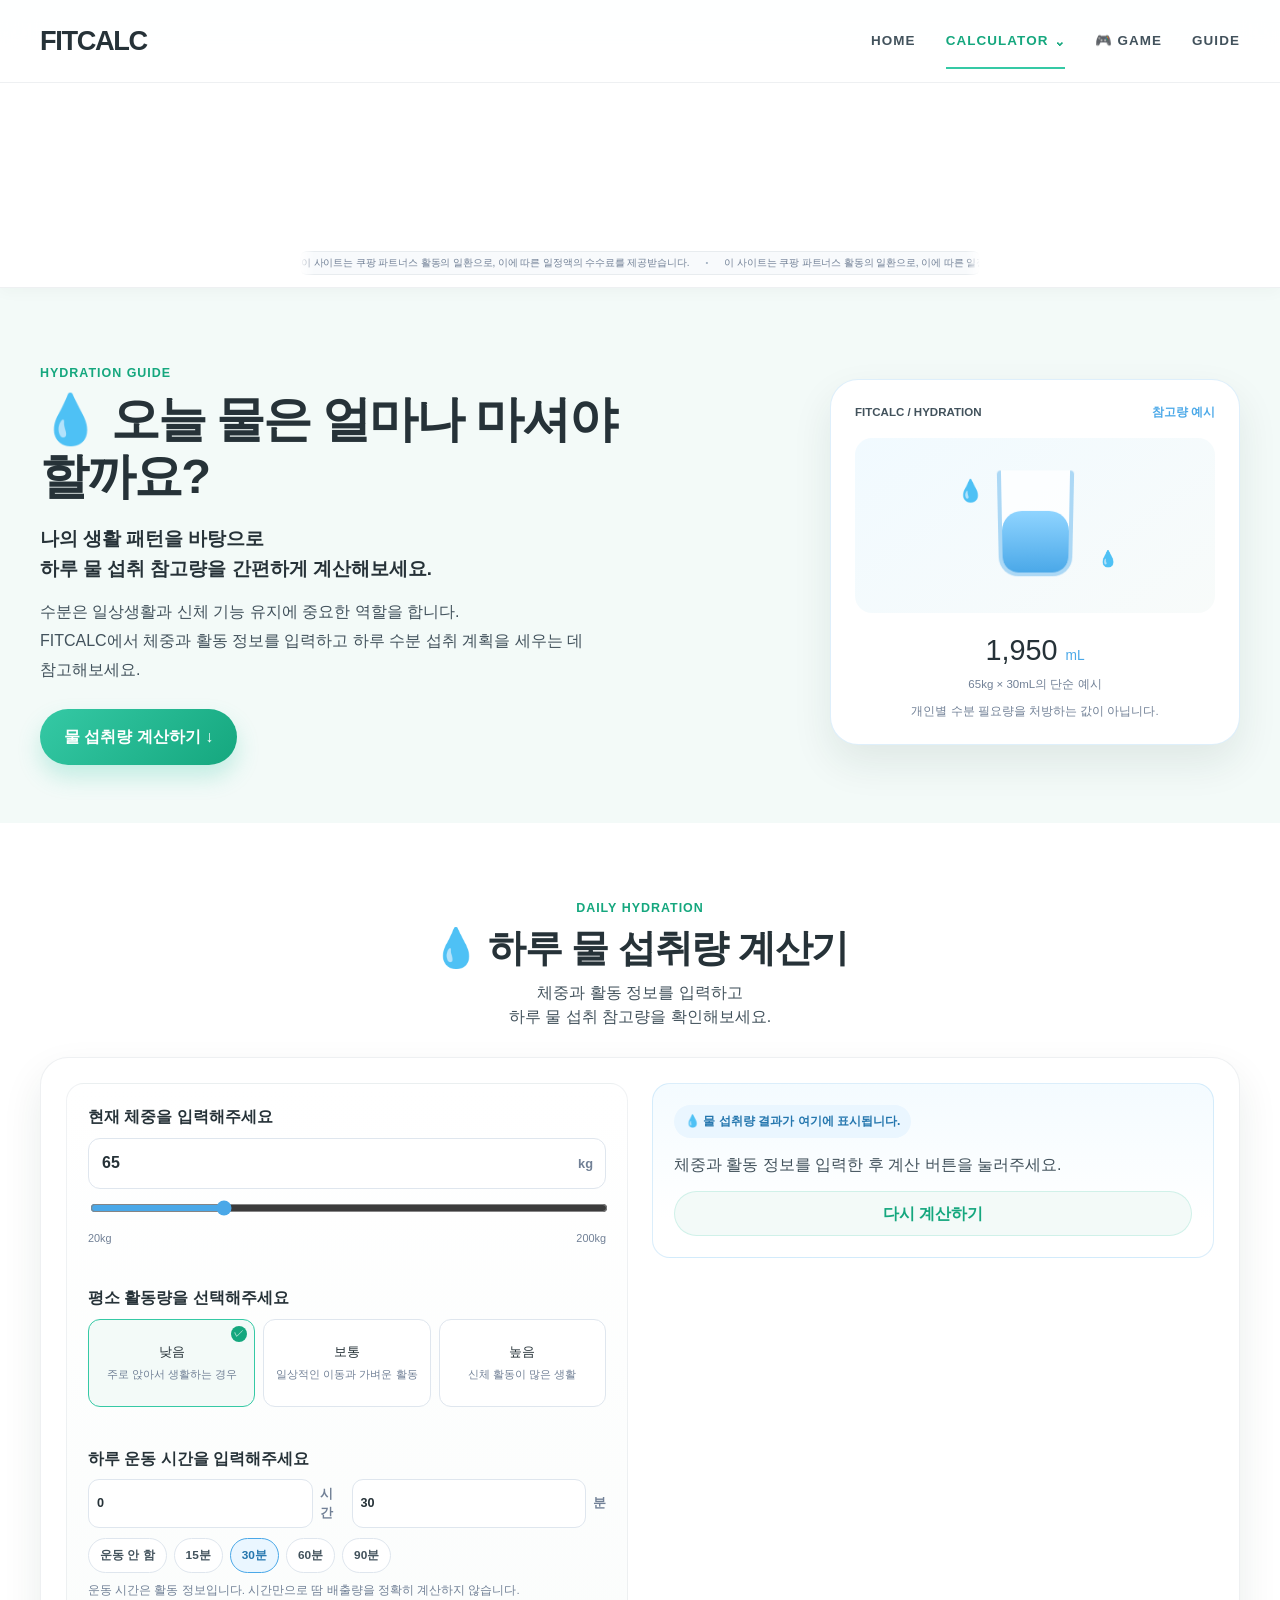
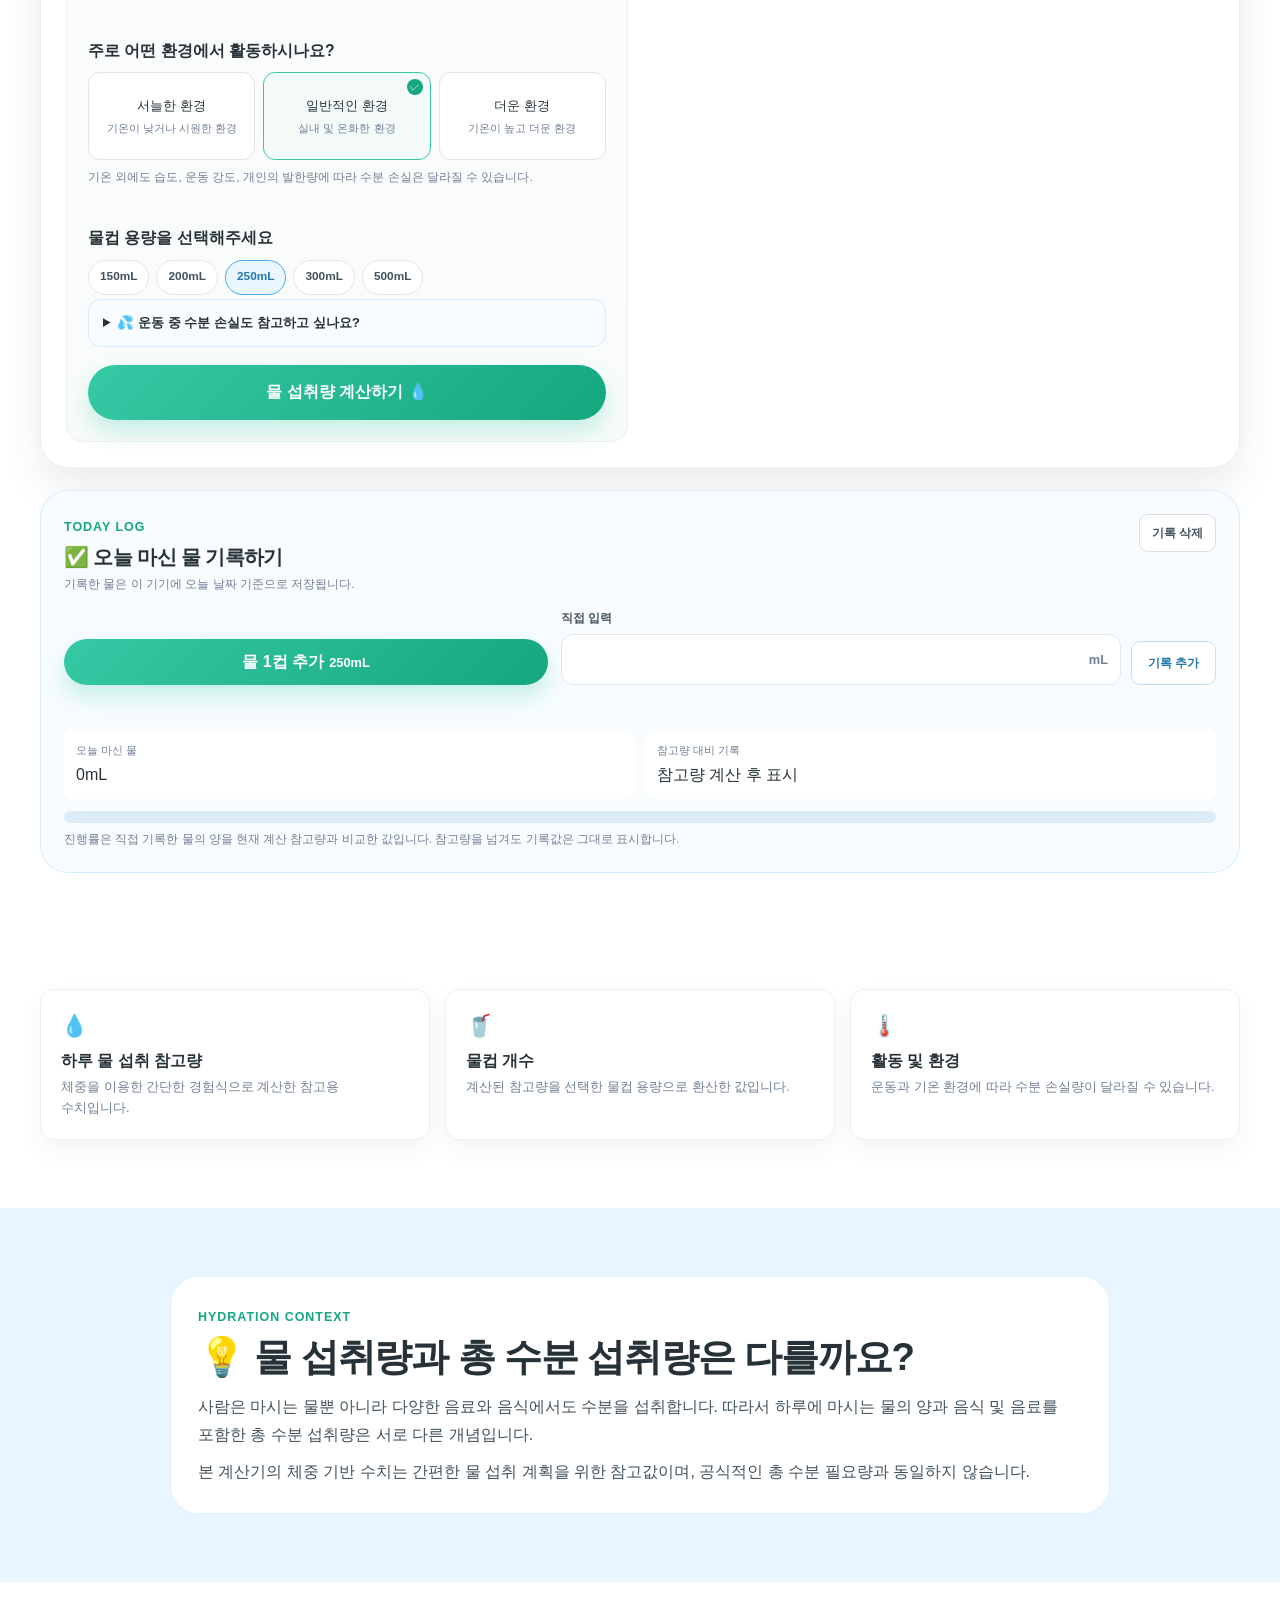
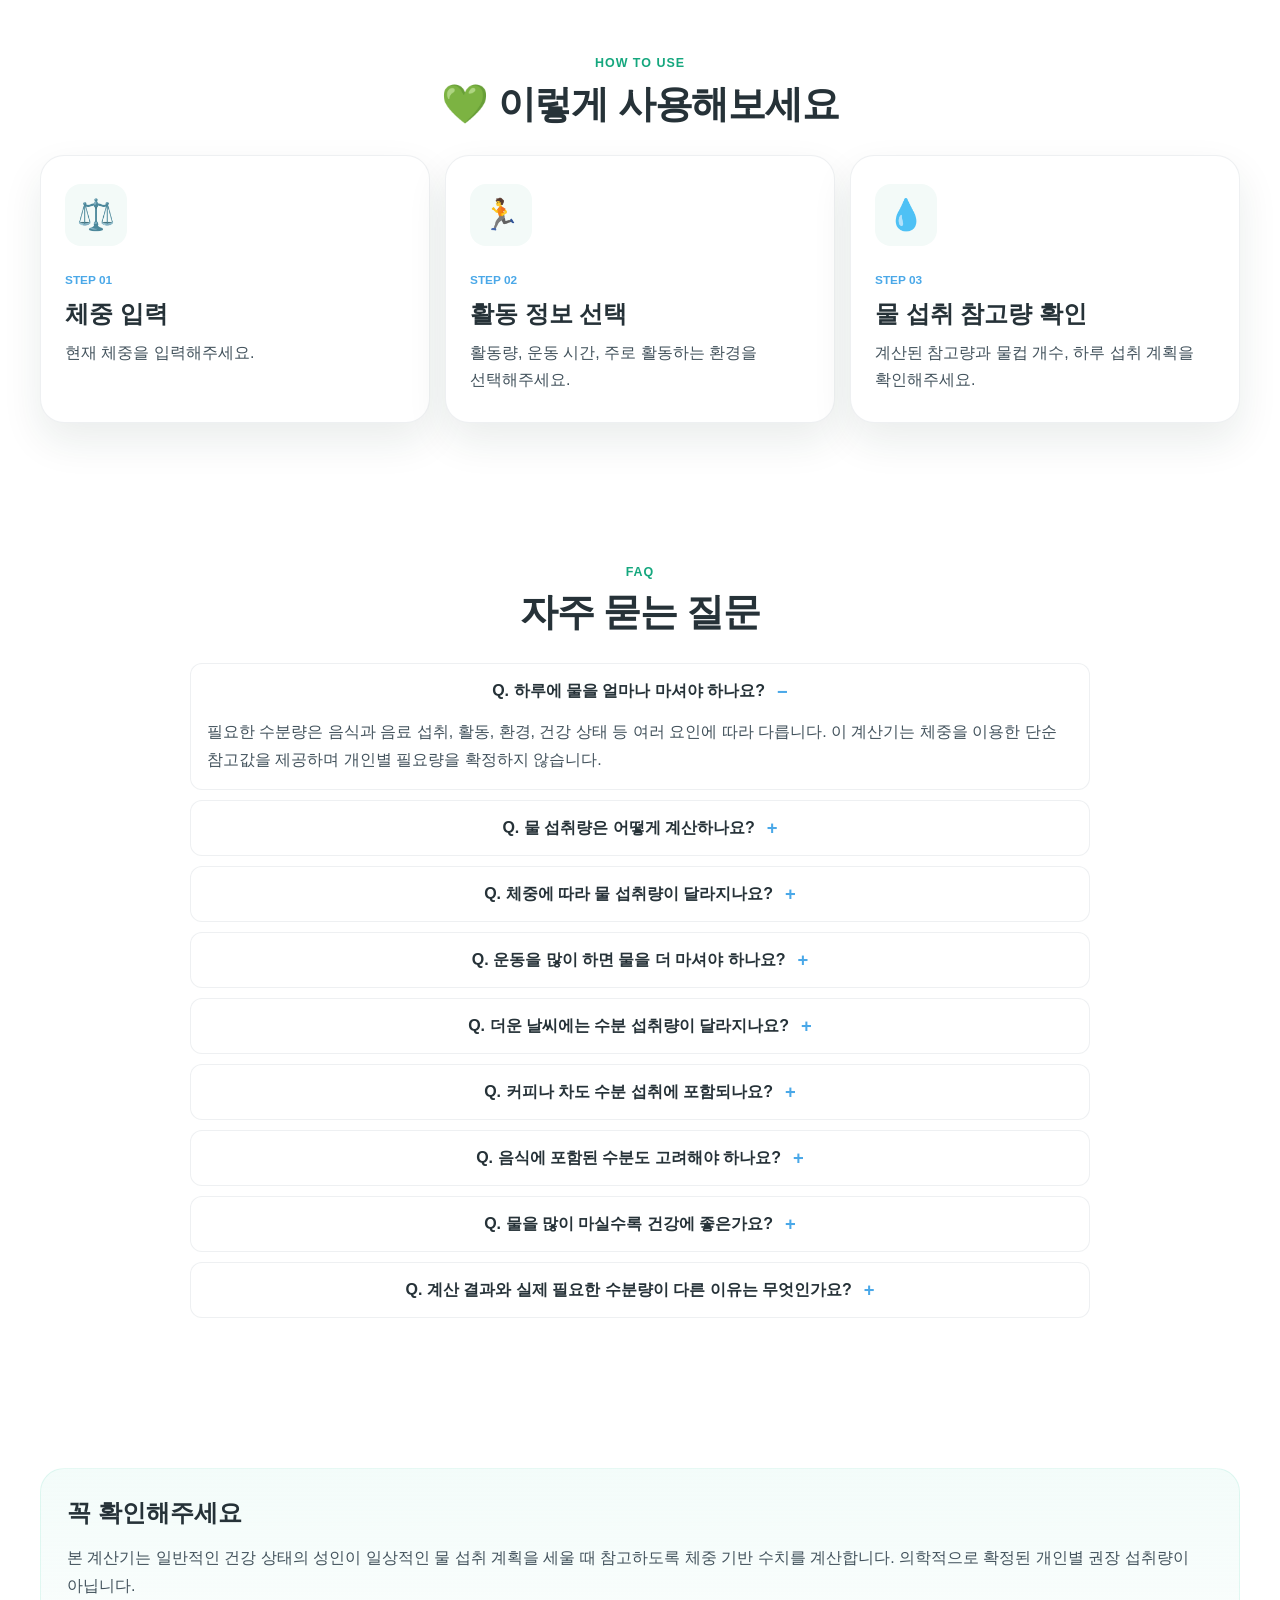
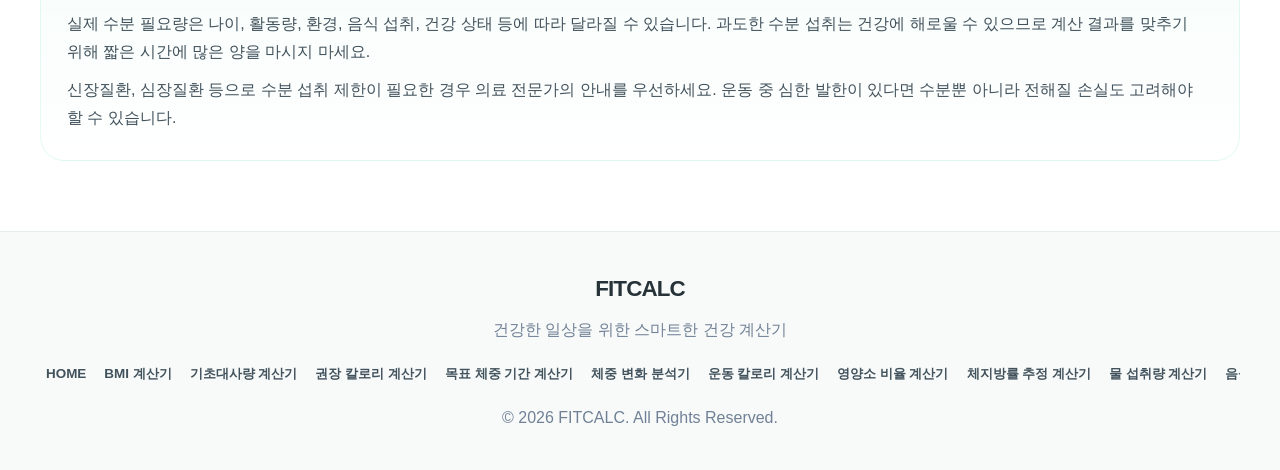
<file: water.html>
<!DOCTYPE html>
<html lang="ko">
  <head>
    <!-- Google tag (gtag.js) -->
    <script async src="https://www.googletagmanager.com/gtag/js?id=G-EE9PX7SMDJ"></script>
    <script>
      window.dataLayer = window.dataLayer || [];
      function gtag(){dataLayer.push(arguments);}
      gtag('js', new Date());

      gtag('config', 'G-EE9PX7SMDJ');
    </script>
    <meta charset="UTF-8" />
    <meta name="viewport" content="width=device-width, initial-scale=1.0" />
    <title>FITCALC | 하루 물 섭취량 계산기</title>
    <meta name="description" content="체중과 활동 정보를 바탕으로 하루 물 섭취 권장량과 물컵(종이컵) 환산 기준을 확인해보세요." />
    <meta name="keywords" content="FITCALC, 물 섭취량 계산기, 하루 물 섭취량, 물 권장량, 수분 섭취, 물 다이어트, 수분 보충, 수분 필요량" />
    <meta name="author" content="FITCALC" />
    <meta name="robots" content="index, follow" />
    <link rel="canonical" href="https://ad-site-nu.vercel.app/water.html" />

    <!-- Open Graph / Facebook / Kakao -->
    <meta property="og:type" content="website" />
    <meta property="og:locale" content="ko_KR" />
    <meta property="og:site_name" content="FITCALC" />
    <meta property="og:title" content="FITCALC | 하루 물 섭취량 계산기" />
    <meta property="og:description" content="체중과 활동 정보를 바탕으로 하루 물 섭취 권장량과 물컵(종이컵) 환산 기준을 확인해보세요." />
    <meta property="og:url" content="https://ad-site-nu.vercel.app/water.html" />

    <!-- Twitter Card -->
    <meta name="twitter:card" content="summary" />
    <meta name="twitter:title" content="FITCALC | 하루 물 섭취량 계산기" />
    <meta name="twitter:description" content="체중과 활동 정보를 바탕으로 하루 물 섭취 권장량과 물컵(종이컵) 환산 기준을 확인해보세요." />
    <meta name="twitter:url" content="https://ad-site-nu.vercel.app/water.html" />

    <link rel="stylesheet" href="assets/css/reset.css" />
    <link rel="stylesheet" href="assets/css/normalize.css" />
    <link rel="stylesheet" href="assets/css/commons.css" />
    <link rel="stylesheet" href="assets/css/style.css" />
    <link rel="stylesheet" href="assets/css/water-style.css" />

    <meta name="google-site-verification" content="V3TmEqt0qlZOa10JpxGZDKdtC7RnwIc-zLoTYZeJcOs" />
    <meta name="naver-site-verification" content="5502ad1577a2ee64ded0e0f56666f6bf2eb7b508" />
  </head>
  <body id="home" data-fitcalc-page="water">
    <div id="site-header"></div>
    <div id="site-ad-banner"></div>

    <main>
      <section class="water-hero">
        <div class="container water-hero-content">
          <div class="water-hero-copy">
            <p class="eyebrow">Hydration Guide</p>
            <h1>💧 오늘 물은 얼마나 마셔야 할까요?</h1>
            <p class="water-hero-lead">나의 생활 패턴을 바탕으로<br />하루 물 섭취 참고량을 간편하게 계산해보세요.</p>
            <p class="water-hero-description">수분은 일상생활과 신체 기능 유지에 중요한 역할을 합니다.<br />FITCALC에서 체중과 활동 정보를 입력하고 하루 수분 섭취 계획을 세우는 데 참고해보세요.</p>
            <a class="primary-btn water-hero-button" href="#calculator">물 섭취량 계산하기 ↓</a>
          </div>
          <div class="water-hero-visual" aria-hidden="true">
            <div class="water-hero-card">
              <div class="water-hero-card-head"><span>FITCALC / HYDRATION</span><span>참고량 예시</span></div>
              <div class="water-glass-scene"><span class="water-drop water-drop-one">💧</span><div class="water-glass"><i></i></div><span class="water-drop water-drop-two">💧</span></div>
              <div class="water-hero-amount"><strong>1,950 <small>mL</small></strong><span>65kg × 30mL의 단순 예시</span></div>
              <p>개인별 수분 필요량을 처방하는 값이 아닙니다.</p>
            </div>
          </div>
        </div>
      </section>

      <section id="calculator" class="water-calculator-section">
        <div class="container">
          <div class="section-heading center">
            <p class="eyebrow">Daily Hydration</p>
            <h2>💧 하루 물 섭취량 계산기</h2>
            <p>체중과 활동 정보를 입력하고<br />하루 물 섭취 참고량을 확인해보세요.</p>
          </div>

          <div class="water-calculator-card">
            <div class="water-form-panel">
              <div class="water-field-group">
                <label class="water-field-label" for="waterWeight">현재 체중을 입력해주세요</label>
                <div class="water-number-wrap"><input id="waterWeight" type="number" min="20" max="200" step="0.1" value="65" inputmode="decimal" aria-describedby="waterWeightError" /><span>kg</span></div>
                <input id="waterWeightSlider" class="water-slider" type="range" min="20" max="200" step="0.1" value="65" aria-label="체중 슬라이더" />
                <div class="water-range-labels"><span>20kg</span><span>200kg</span></div>
                <p id="waterWeightError" class="water-error" aria-live="polite"></p>
              </div>

              <fieldset class="water-field-group">
                <legend>평소 활동량을 선택해주세요</legend>
                <div class="water-choice-grid" role="group" aria-label="활동량 선택">
                  <button type="button" class="water-choice is-selected" data-activity="low" aria-pressed="true"><span class="water-choice-check" aria-hidden="true">✓</span><strong>낮음</strong><small>주로 앉아서 생활하는 경우</small></button>
                  <button type="button" class="water-choice" data-activity="moderate" aria-pressed="false"><span class="water-choice-check" aria-hidden="true">✓</span><strong>보통</strong><small>일상적인 이동과 가벼운 활동</small></button>
                  <button type="button" class="water-choice" data-activity="high" aria-pressed="false"><span class="water-choice-check" aria-hidden="true">✓</span><strong>높음</strong><small>신체 활동이 많은 생활</small></button>
                </div>
                <p id="activityError" class="water-error" aria-live="polite"></p>
              </fieldset>

              <fieldset class="water-field-group">
                <legend>하루 운동 시간을 입력해주세요</legend>
                <div class="water-time-inputs">
                  <label for="waterExerciseHours"><span class="sr-only">운동 시간</span><input id="waterExerciseHours" type="number" min="0" max="12" step="1" value="0" inputmode="numeric" aria-describedby="exerciseTimeError" /><span>시간</span></label>
                  <label for="waterExerciseMinutes"><span class="sr-only">운동 분</span><input id="waterExerciseMinutes" type="number" min="0" max="59" step="1" value="30" inputmode="numeric" aria-describedby="exerciseTimeError" /><span>분</span></label>
                </div>
                <div class="water-quick-time" role="group" aria-label="운동 시간 빠른 선택">
                  <button type="button" data-minutes="0">운동 안 함</button>
                  <button type="button" data-minutes="15">15분</button>
                  <button type="button" data-minutes="30" class="is-selected" aria-pressed="true">30분</button>
                  <button type="button" data-minutes="60">60분</button>
                  <button type="button" data-minutes="90">90분</button>
                </div>
                <p class="water-helper">운동 시간은 활동 정보입니다. 시간만으로 땀 배출량을 정확히 계산하지 않습니다.</p>
                <p id="exerciseTimeError" class="water-error" aria-live="polite"></p>
              </fieldset>

              <fieldset class="water-field-group">
                <legend>주로 어떤 환경에서 활동하시나요?</legend>
                <div class="water-choice-grid water-climate-grid" role="group" aria-label="활동 환경 선택">
                  <button type="button" class="water-choice" data-climate="cool" aria-pressed="false"><span class="water-choice-check" aria-hidden="true">✓</span><strong>서늘한 환경</strong><small>기온이 낮거나 시원한 환경</small></button>
                  <button type="button" class="water-choice is-selected" data-climate="mild" aria-pressed="true"><span class="water-choice-check" aria-hidden="true">✓</span><strong>일반적인 환경</strong><small>실내 및 온화한 환경</small></button>
                  <button type="button" class="water-choice" data-climate="hot" aria-pressed="false"><span class="water-choice-check" aria-hidden="true">✓</span><strong>더운 환경</strong><small>기온이 높고 더운 환경</small></button>
                </div>
                <p class="water-helper">기온 외에도 습도, 운동 강도, 개인의 발한량에 따라 수분 손실은 달라질 수 있습니다.</p>
                <p id="climateError" class="water-error" aria-live="polite"></p>
              </fieldset>

              <label class="water-field-label" for="glassSize">물컵 용량을 선택해주세요</label>
              <div class="water-cup-options" id="glassSizeOptions" role="group" aria-label="물컵 용량 선택">
                <button type="button" data-glass="150">150mL</button>
                <button type="button" data-glass="200">200mL</button>
                <button type="button" data-glass="250" class="is-selected" aria-pressed="true">250mL</button>
                <button type="button" data-glass="300">300mL</button>
                <button type="button" data-glass="500">500mL</button>
              </div>
              <input id="glassSize" type="hidden" value="250" />

              <details class="water-sweat-details">
                <summary>💦 운동 중 수분 손실도 참고하고 싶나요?</summary>
                <p class="water-helper">운동 전후 체중 변화와 운동 중 수분 섭취·소변량으로 계산하는 별도 참고값입니다. 하루 기본 참고량에 더하지 않습니다.</p>
                <div class="water-sweat-grid">
                  <div><label for="preExerciseWeight">운동 전 체중</label><div class="water-number-wrap"><input id="preExerciseWeight" type="number" min="20" max="200" step="0.1" inputmode="decimal" aria-describedby="sweatError" /><span>kg</span></div></div>
                  <div><label for="postExerciseWeight">운동 후 체중</label><div class="water-number-wrap"><input id="postExerciseWeight" type="number" min="20" max="200" step="0.1" inputmode="decimal" aria-describedby="sweatError" /><span>kg</span></div></div>
                  <div><label for="exerciseFluidMl">운동 중 마신 음료량</label><div class="water-number-wrap"><input id="exerciseFluidMl" type="number" min="0" max="20000" step="1" value="0" inputmode="numeric" aria-describedby="sweatError" /><span>mL</span></div></div>
                  <div><label for="exerciseUrineMl">운동 중 소변량 <small>(선택)</small></label><div class="water-number-wrap"><input id="exerciseUrineMl" type="number" min="0" max="20000" step="1" value="0" inputmode="numeric" aria-describedby="sweatError" /><span>mL</span></div></div>
                </div>
                <button type="button" id="calculateSweatLoss" class="water-inline-button">별도 수분 손실 추정</button>
                <p id="sweatError" class="water-error" aria-live="polite"></p>
                <div id="sweatResult" class="water-sweat-result water-is-hidden" aria-live="polite"><span>운동 중 추정 총 발한량</span><strong id="sweatLiters">—</strong><small>운동 전후 체중 차이와 입력한 수분량으로 구한 별도 추정치입니다.</small></div>
              </details>

              <button type="button" id="calculateWater" class="primary-btn water-submit">물 섭취량 계산하기 💧</button>
            </div>

            <div class="water-result-column">
              <section id="waterResultCard" class="water-result-card" aria-live="polite" aria-atomic="true">
                <span id="waterResultBadge" class="water-result-badge">💧 물 섭취량 결과가 여기에 표시됩니다.</span>
                <p id="waterResultPrompt" class="water-result-prompt">체중과 활동 정보를 입력한 후 계산 버튼을 눌러주세요.</p>
                <div id="waterResultContent" class="water-result-content water-is-hidden">
                  <div class="water-result-main"><p>하루 물 섭취 참고량</p><strong id="waterMl">1,950mL</strong><span id="waterLiters">약 1.95L</span></div>
                  <div class="water-glass-result"><span id="glassCapacityText">250mL 물컵 기준</span><strong id="glassCount">약 7.8컵</strong><small id="glassCountWhole">나누어 마실 때 약 8컵 환산</small></div>
                  <div id="waterGuidance" class="water-guidance"></div>
                  <dl class="water-result-details">
                    <div><dt>체중</dt><dd id="resultWaterWeight">65kg</dd></div>
                    <div><dt>활동량</dt><dd id="resultWaterActivity">보통</dd></div>
                    <div><dt>운동 시간</dt><dd id="resultExerciseTime">0시간 30분</dd></div>
                    <div><dt>기온 환경</dt><dd id="resultClimate">일반적인 환경</dd></div>
                  </dl>
                  <p class="water-result-note">이 수치는 체중을 기준으로 계산한 간단한 참고용 추정치입니다. 실제 수분 필요량은 개인의 건강 상태, 음식 섭취, 활동량, 환경 등에 따라 달라질 수 있습니다.</p>
                </div>
                <button type="button" id="resetWaterCalculator" class="secondary-btn water-reset">다시 계산하기</button>
              </section>

              <div id="waterAnalysis" class="water-analysis water-is-hidden">
                <section class="water-visual-panel" aria-labelledby="waterVisualTitle">
                  <div class="water-panel-heading"><p class="eyebrow">Daily Reference</p><h3 id="waterVisualTitle">💧 나의 하루 물 섭취 참고량</h3></div>
                  <div class="water-bottle-layout">
                    <div class="water-bottle" role="img" aria-label="물병 용량 대비 계산 참고량 시각화"><div id="waterBottleFill" class="water-bottle-fill"></div><span class="water-bottle-cap"></span></div>
                    <div class="water-bottle-copy"><strong id="bottleReference">1,950mL</strong><span>물병 용량 2,000mL 기준</span><p>물병 용량 대비 참고량을 나타낸 그래픽이며 실제 섭취 진행률이 아닙니다.</p></div>
                  </div>
                </section>

                <section class="water-schedule-panel" aria-labelledby="scheduleTitle">
                  <div class="water-panel-heading"><p class="eyebrow">Example Schedule</p><h3 id="scheduleTitle">🕒 하루 물 섭취 계획 예시</h3></div>
                  <p class="water-helper">편의상 나눈 일정 예시입니다. 의학적으로 권장되는 시간대별 섭취량이 아닙니다.</p>
                  <div id="waterSchedule" class="water-schedule-grid"></div>
                  <p class="water-schedule-total">배분 합계 <strong>100%</strong></p>
                </section>
              </div>
            </div>
          </div>

          <section class="water-log-section" aria-labelledby="waterLogTitle">
            <div class="water-log-heading"><div><p class="eyebrow">Today Log</p><h2 id="waterLogTitle">✅ 오늘 마신 물 기록하기</h2><p>기록한 물은 이 기기에 오늘 날짜 기준으로 저장됩니다.</p></div><button type="button" id="clearWaterLog" class="water-clear-button">기록 삭제</button></div>
            <div class="water-log-entry">
              <button type="button" id="addCupWater" class="primary-btn water-add-cup">물 1컵 추가 <span id="logCupSizeLabel">250mL</span></button>
              <div class="water-log-custom"><label for="customWaterMl">직접 입력</label><div class="water-number-wrap"><input id="customWaterMl" type="number" min="1" max="20000" step="1" inputmode="numeric" aria-describedby="waterLogError" /><span>mL</span></div><button type="button" id="addCustomWater" class="water-inline-button">기록 추가</button></div>
              <p id="waterLogError" class="water-error" aria-live="polite"></p>
            </div>
            <div class="water-log-summary" aria-live="polite"><div><span>오늘 마신 물</span><strong id="todayWaterTotal">0mL</strong></div><div><span>참고량 대비 기록</span><strong id="todayWaterProgressText">참고량 계산 후 표시</strong></div></div>
            <div id="todayWaterProgressTrack" class="water-progress-track" role="progressbar" aria-label="오늘 물 섭취 기록 진행률" aria-valuemin="0" aria-valuemax="100" aria-valuenow="0" aria-valuetext="참고량 계산 후 표시"><i id="todayWaterProgress"></i></div>
            <p class="water-log-note">진행률은 직접 기록한 물의 양을 현재 계산 참고량과 비교한 값입니다. 참고량을 넘겨도 기록값은 그대로 표시합니다.</p>
          </section>
        </div>
      </section>

      <section class="water-info-section">
        <div class="container">
          <div class="water-info-grid">
            <article class="water-info-card"><span aria-hidden="true">💧</span><h3>하루 물 섭취 참고량</h3><p>체중을 이용한 간단한 경험식으로 계산한 참고용 수치입니다.</p></article>
            <article class="water-info-card"><span aria-hidden="true">🥤</span><h3>물컵 개수</h3><p>계산된 참고량을 선택한 물컵 용량으로 환산한 값입니다.</p></article>
            <article class="water-info-card"><span aria-hidden="true">🌡️</span><h3>활동 및 환경</h3><p>운동과 기온 환경에 따라 수분 손실량이 달라질 수 있습니다.</p></article>
          </div>
        </div>
      </section>

      <section class="water-total-section">
        <div class="container water-total-panel">
          <p class="eyebrow">Hydration Context</p>
          <h2>💡 물 섭취량과 총 수분 섭취량은 다를까요?</h2>
          <p>사람은 마시는 물뿐 아니라 다양한 음료와 음식에서도 수분을 섭취합니다. 따라서 하루에 마시는 물의 양과 음식 및 음료를 포함한 총 수분 섭취량은 서로 다른 개념입니다.</p>
          <p>본 계산기의 체중 기반 수치는 간편한 물 섭취 계획을 위한 참고값이며, 공식적인 총 수분 필요량과 동일하지 않습니다.</p>
        </div>
      </section>

      <section id="guide" class="water-guide-section">
        <div class="container">
          <div class="section-heading center"><p class="eyebrow">How to Use</p><h2>💚 이렇게 사용해보세요</h2></div>
          <div class="water-guide-grid">
            <article class="guide-card"><div class="guide-icon">⚖️</div><span class="water-step">STEP 01</span><h3>체중 입력</h3><p>현재 체중을 입력해주세요.</p></article>
            <article class="guide-card"><div class="guide-icon">🏃</div><span class="water-step">STEP 02</span><h3>활동 정보 선택</h3><p>활동량, 운동 시간, 주로 활동하는 환경을 선택해주세요.</p></article>
            <article class="guide-card"><div class="guide-icon">💧</div><span class="water-step">STEP 03</span><h3>물 섭취 참고량 확인</h3><p>계산된 참고량과 물컵 개수, 하루 섭취 계획을 확인해주세요.</p></article>
          </div>
        </div>
      </section>

      <section class="water-faq-section">
        <div class="container">
          <div class="section-heading center"><p class="eyebrow">FAQ</p><h2>자주 묻는 질문</h2></div>
          <div class="water-faq-list">
            <div class="water-faq-item is-open"><button type="button" class="water-faq-question" aria-expanded="true">Q. 하루에 물을 얼마나 마셔야 하나요?</button><div class="water-faq-answer"><p>필요한 수분량은 음식과 음료 섭취, 활동, 환경, 건강 상태 등 여러 요인에 따라 다릅니다. 이 계산기는 체중을 이용한 단순 참고값을 제공하며 개인별 필요량을 확정하지 않습니다.</p></div></div>
            <div class="water-faq-item"><button type="button" class="water-faq-question" aria-expanded="false">Q. 물 섭취량은 어떻게 계산하나요?</button><div class="water-faq-answer"><p>체중(kg)에 30mL를 곱한 경험식으로 간단한 참고량을 계산합니다. 이는 공식적인 개인별 권장량이 아니라 계획을 위한 근사치입니다.</p></div></div>
            <div class="water-faq-item"><button type="button" class="water-faq-question" aria-expanded="false">Q. 체중에 따라 물 섭취량이 달라지나요?</button><div class="water-faq-answer"><p>이 도구의 체중 기반 경험식에서는 체중이 입력값으로 사용됩니다. 실제 수분 필요량은 체중 외에도 건강 상태, 식사, 활동, 환경에 따라 달라질 수 있습니다.</p></div></div>
            <div class="water-faq-item"><button type="button" class="water-faq-question" aria-expanded="false">Q. 운동을 많이 하면 물을 더 마셔야 하나요?</button><div class="water-faq-answer"><p>운동 중에는 발한 등으로 수분 손실이 달라질 수 있습니다. 시간만으로 손실량을 정확히 계산할 수 없으므로 갈증과 운동 상황, 전문가 안내를 함께 고려하세요.</p></div></div>
            <div class="water-faq-item"><button type="button" class="water-faq-question" aria-expanded="false">Q. 더운 날씨에는 수분 섭취량이 달라지나요?</button><div class="water-faq-answer"><p>더운 환경에서는 수분 손실이 늘 수 있지만 습도, 활동 강도, 개인 발한량 등도 영향을 줍니다. 이 계산기는 이를 고정된 추가량으로 환산하지 않습니다.</p></div></div>
            <div class="water-faq-item"><button type="button" class="water-faq-question" aria-expanded="false">Q. 커피나 차도 수분 섭취에 포함되나요?</button><div class="water-faq-answer"><p>음료도 수분 섭취에 기여할 수 있지만, 음료 종류와 섭취 상황에 따라 달라집니다. 본 계산기의 물컵 환산은 물의 양을 기준으로 합니다.</p></div></div>
            <div class="water-faq-item"><button type="button" class="water-faq-question" aria-expanded="false">Q. 음식에 포함된 수분도 고려해야 하나요?</button><div class="water-faq-answer"><p>네. 과일, 채소, 국물 등 음식에도 수분이 포함되므로 마시는 물의 양과 총 수분 섭취량은 같지 않습니다.</p></div></div>
            <div class="water-faq-item"><button type="button" class="water-faq-question" aria-expanded="false">Q. 물을 많이 마실수록 건강에 좋은가요?</button><div class="water-faq-answer"><p>무조건 많이 마시는 것이 좋은 것은 아닙니다. 짧은 시간에 과도한 수분을 섭취하는 것은 해로울 수 있습니다. 개인의 건강 상태와 전문가의 안내를 우선하세요.</p></div></div>
            <div class="water-faq-item"><button type="button" class="water-faq-question" aria-expanded="false">Q. 계산 결과와 실제 필요한 수분량이 다른 이유는 무엇인가요?</button><div class="water-faq-answer"><p>계산은 체중에 기반한 간단한 경험식입니다. 음식, 음료, 활동량, 환경, 건강 상태 등 개인별 요인을 모두 반영하지 못합니다.</p></div></div>
          </div>
        </div>
      </section>

      <section class="notice-section water-notice-section">
        <div class="container"><div class="notice-box"><h3>꼭 확인해주세요</h3>
          <p>본 계산기는 일반적인 건강 상태의 성인이 일상적인 물 섭취 계획을 세울 때 참고하도록 체중 기반 수치를 계산합니다. 의학적으로 확정된 개인별 권장 섭취량이 아닙니다.</p>
          <p>실제 수분 필요량은 나이, 활동량, 환경, 음식 섭취, 건강 상태 등에 따라 달라질 수 있습니다. 과도한 수분 섭취는 건강에 해로울 수 있으므로 계산 결과를 맞추기 위해 짧은 시간에 많은 양을 마시지 마세요.</p>
          <p>신장질환, 심장질환 등으로 수분 섭취 제한이 필요한 경우 의료 전문가의 안내를 우선하세요. 운동 중 심한 발한이 있다면 수분뿐 아니라 전해질 손실도 고려해야 할 수 있습니다.</p>
        </div></div>
      </section>
    </main>

    <div id="site-footer"></div>
    <script src="https://code.jquery.com/jquery-3.7.1.min.js"></script>
    <script src="assets/js/header.js"></script>
    <script src="assets/js/footer.js"></script>
    <script src="assets/js/ad-banner.js"></script>
    <script src="assets/js/components.js"></script>
    <script src="assets/js/water-main.js"></script>

    <!-- 네이버 애널리틱스 -->
  <script type="text/javascript" src="//wcs.pstatic.net/wcslog.js"></script>
  <script type="text/javascript">
    if(!wcs_add) var wcs_add = {};
    wcs_add["wa"] = "2feac74dbb6540";
    if(window.wcs) {
      wcs_do();
    }
  </script>
</body>
</html>
</file>
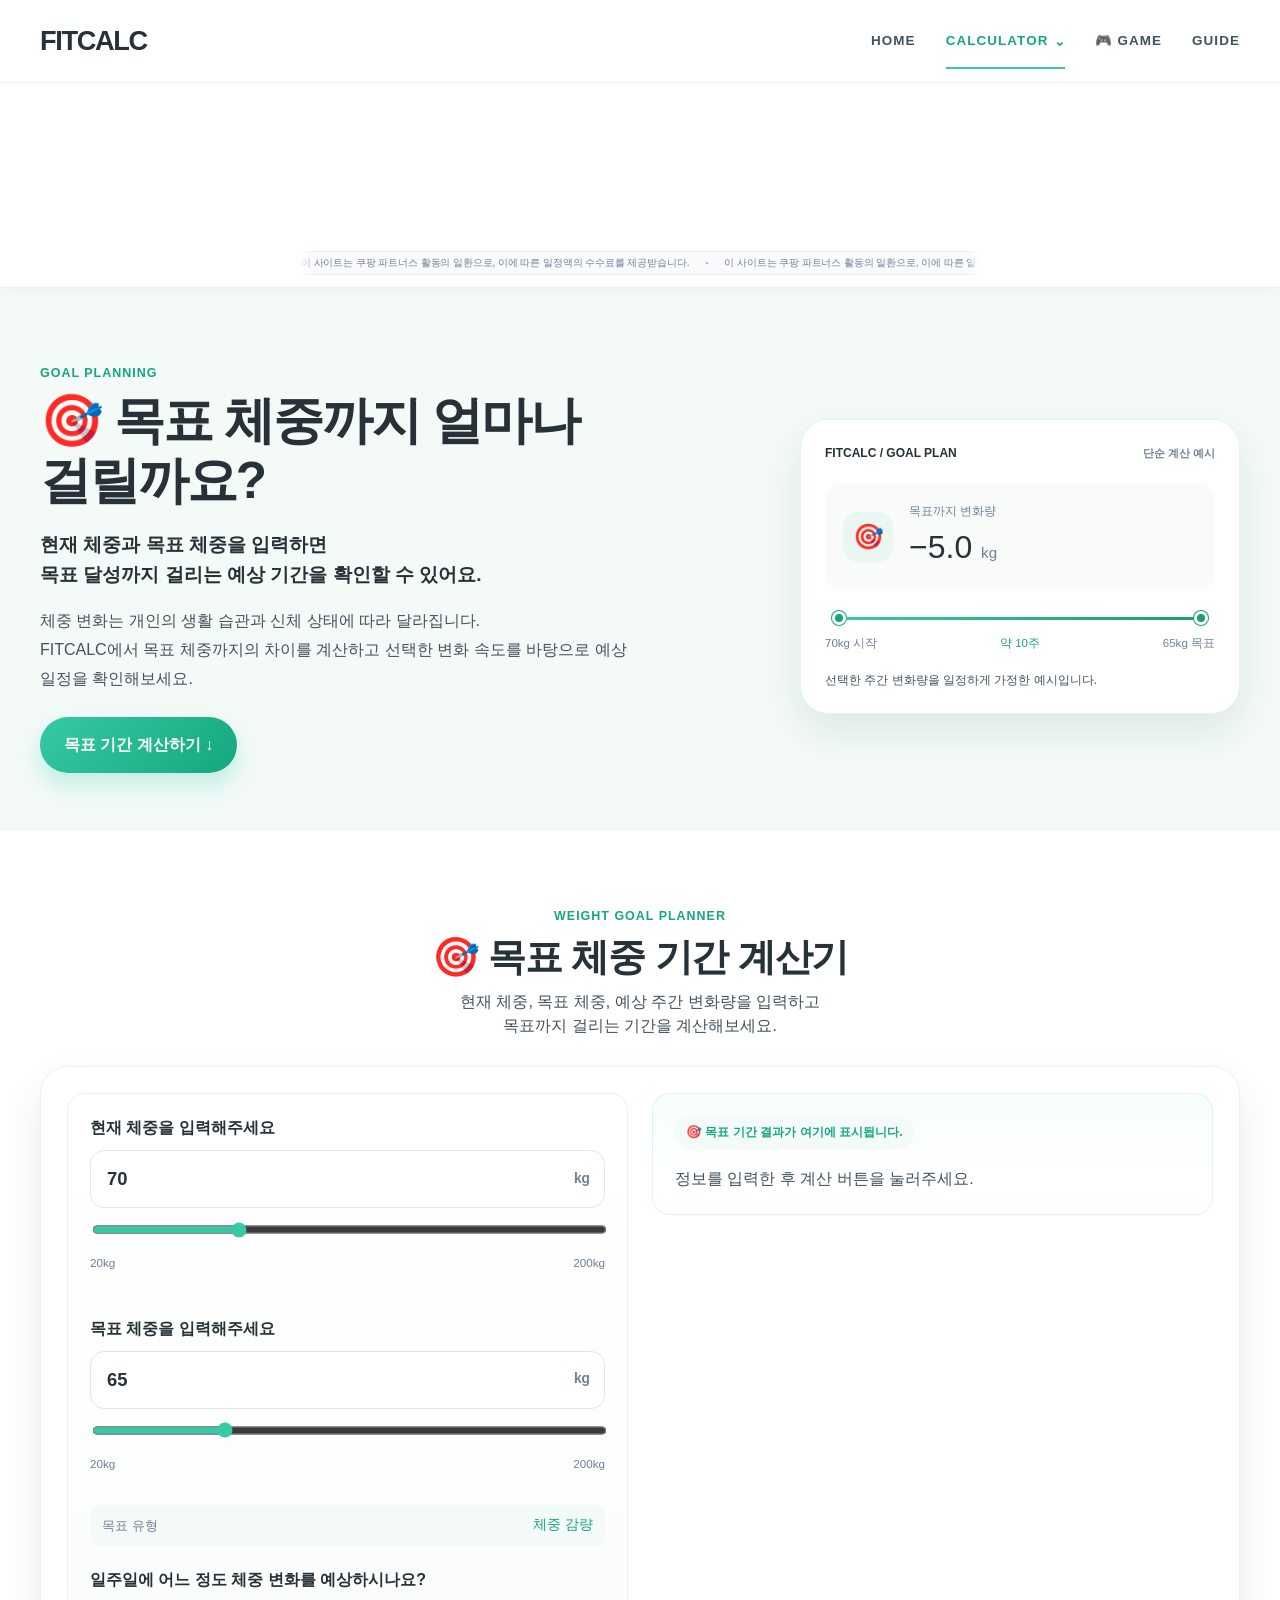
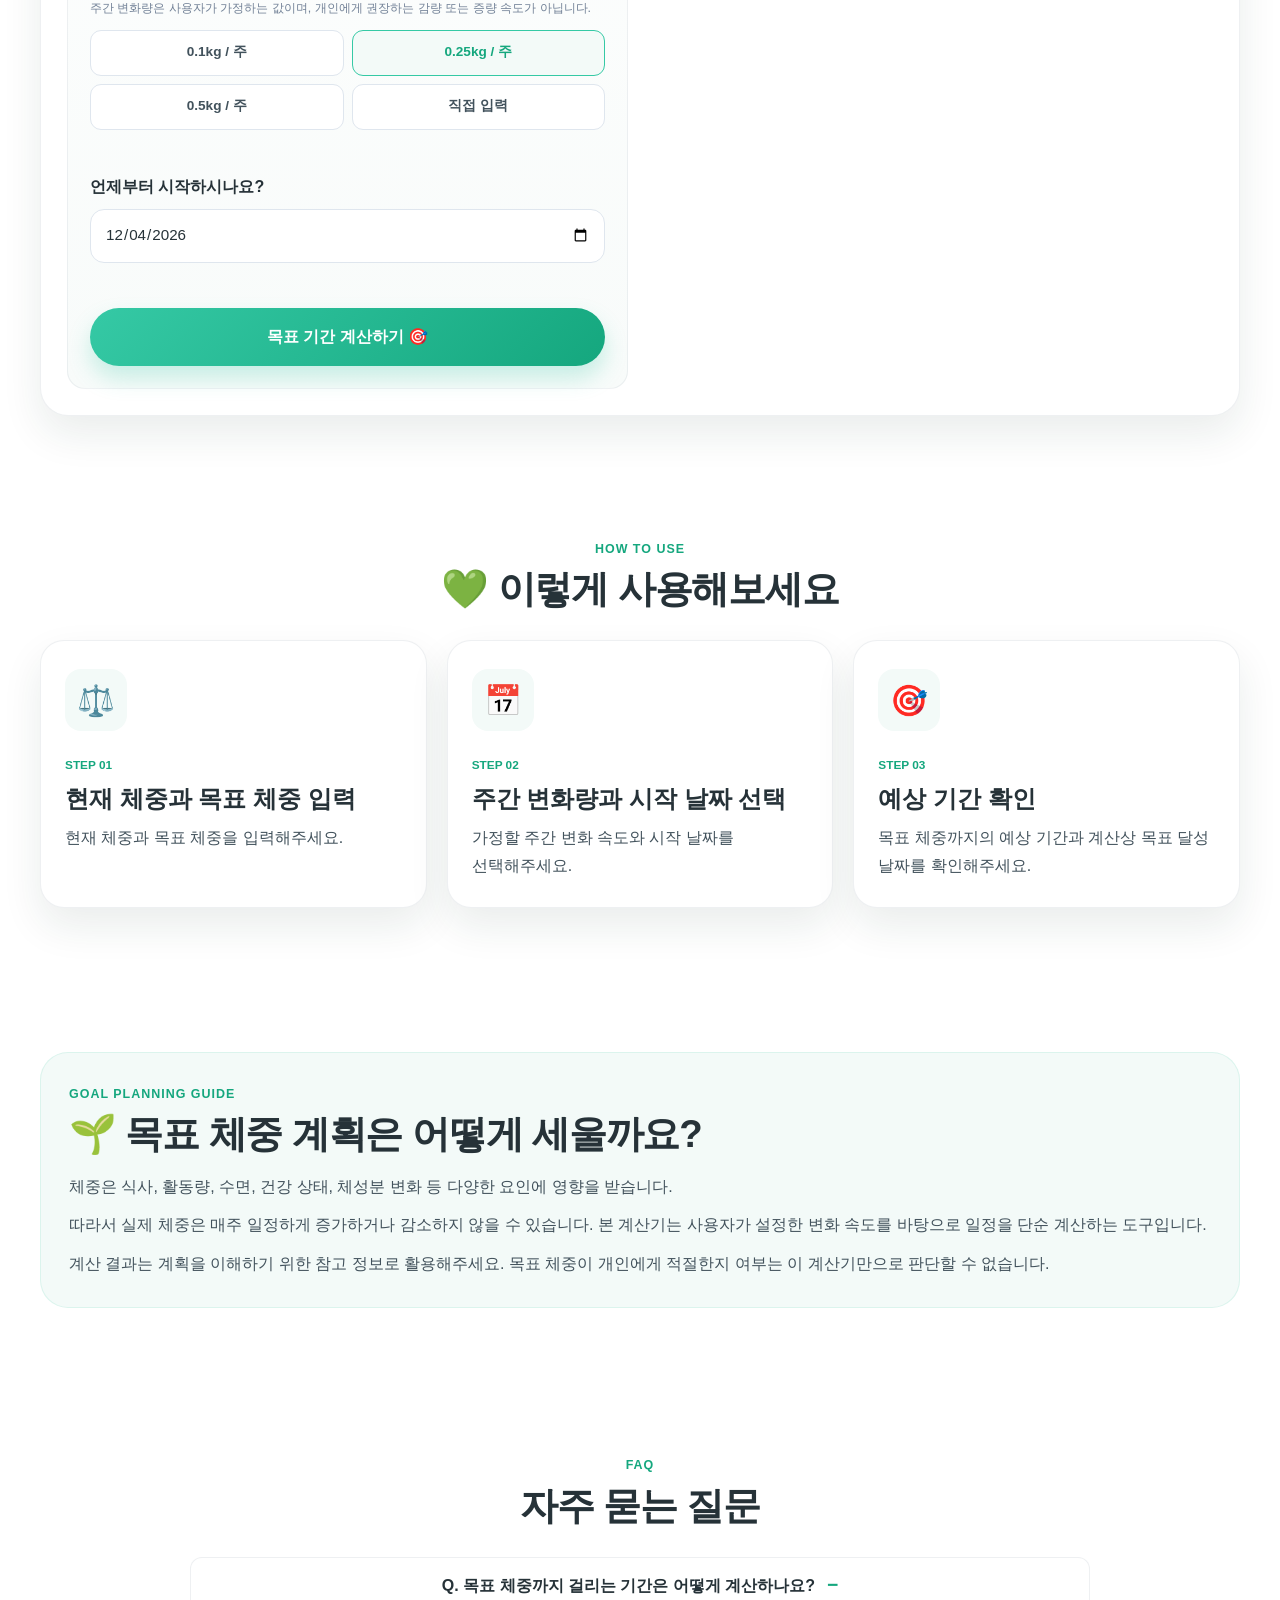
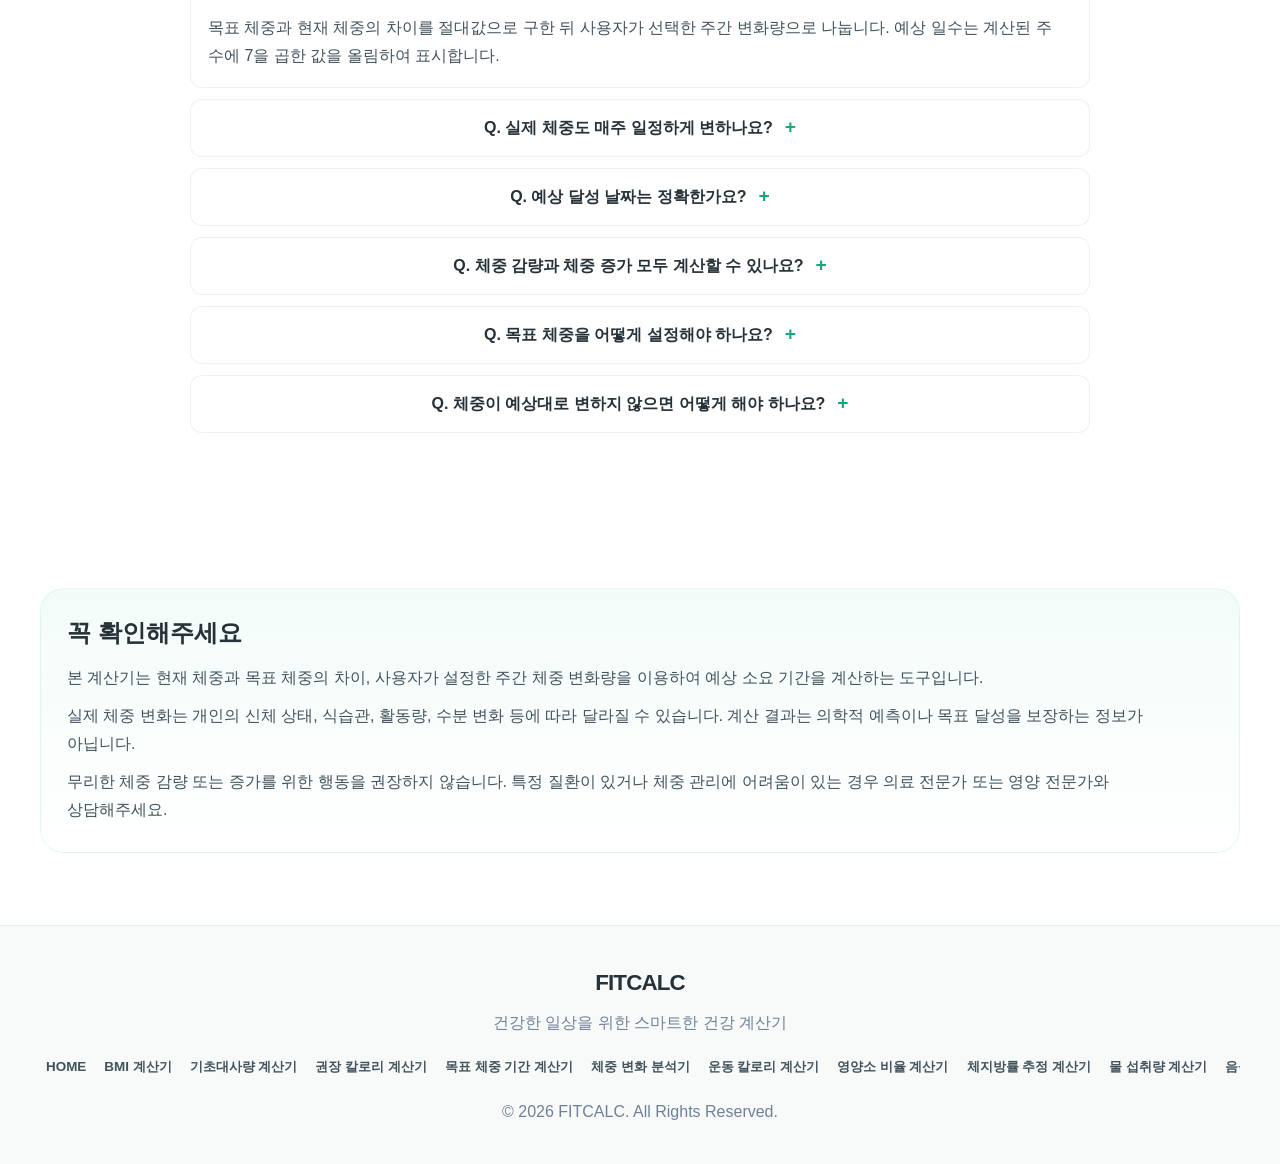
<file: weight-goal.html>
<!DOCTYPE html>
<html lang="ko">
  <head>
    <!-- Google tag (gtag.js) -->
    <script async src="https://www.googletagmanager.com/gtag/js?id=G-EE9PX7SMDJ"></script>
    <script>
      window.dataLayer = window.dataLayer || [];
      function gtag(){dataLayer.push(arguments);}
      gtag('js', new Date());

      gtag('config', 'G-EE9PX7SMDJ');
    </script>
    <meta charset="UTF-8" />
    <meta name="viewport" content="width=device-width, initial-scale=1.0" />
    <title>FITCALC | 목표 체중 기간 계산기</title>
    <meta name="description" content="현재 체중, 목표 체중, 주간 감량·증량 속도를 바탕으로 목표 체중 달성까지 걸리는 예상 기간과 일정을 계산해보세요." />
    <meta name="keywords" content="FITCALC, 목표 체중 계산기, 다이어트 기간 계산기, 체중 감량 기간, 목표 체중 플래너, 다이어트 목표, 체중 조절 계획" />
    <meta name="author" content="FITCALC" />
    <meta name="robots" content="index, follow" />
    <link rel="canonical" href="https://ad-site-nu.vercel.app/weight-goal.html" />

    <!-- Open Graph / Facebook / Kakao -->
    <meta property="og:type" content="website" />
    <meta property="og:locale" content="ko_KR" />
    <meta property="og:site_name" content="FITCALC" />
    <meta property="og:title" content="FITCALC | 목표 체중 기간 계산기" />
    <meta property="og:description" content="현재 체중, 목표 체중, 주간 감량·증량 속도를 바탕으로 목표 체중 달성까지 걸리는 예상 기간과 일정을 계산해보세요." />
    <meta property="og:url" content="https://ad-site-nu.vercel.app/weight-goal.html" />

    <!-- Twitter Card -->
    <meta name="twitter:card" content="summary" />
    <meta name="twitter:title" content="FITCALC | 목표 체중 기간 계산기" />
    <meta name="twitter:description" content="현재 체중, 목표 체중, 주간 감량·증량 속도를 바탕으로 목표 체중 달성까지 걸리는 예상 기간과 일정을 계산해보세요." />
    <meta name="twitter:url" content="https://ad-site-nu.vercel.app/weight-goal.html" />

    <link rel="stylesheet" href="assets/css/reset.css" />
    <link rel="stylesheet" href="assets/css/normalize.css" />
    <link rel="stylesheet" href="assets/css/commons.css" />
    <link rel="stylesheet" href="assets/css/style.css" />
    <link rel="stylesheet" href="assets/css/weight-goal-style.css" />

    <meta name="google-site-verification" content="V3TmEqt0qlZOa10JpxGZDKdtC7RnwIc-zLoTYZeJcOs" />
    <meta name="naver-site-verification" content="5502ad1577a2ee64ded0e0f56666f6bf2eb7b508" />
  </head>
  <body id="home" data-fitcalc-page="goal">
    <div id="site-header"></div>
    <div id="site-ad-banner"></div>

    <main>
      <section class="wg-hero">
        <div class="container wg-hero-content">
          <div class="wg-hero-copy">
            <p class="eyebrow">Goal Planning</p>
            <h1>🎯 목표 체중까지 얼마나 걸릴까요?</h1>
            <p class="wg-hero-lead">현재 체중과 목표 체중을 입력하면<br />목표 달성까지 걸리는 예상 기간을 확인할 수 있어요.</p>
            <p class="wg-hero-description">
              체중 변화는 개인의 생활 습관과 신체 상태에 따라 달라집니다.<br />
              FITCALC에서 목표 체중까지의 차이를 계산하고 선택한 변화 속도를 바탕으로 예상 일정을 확인해보세요.
            </p>
            <a class="primary-btn wg-hero-button" href="#calculator">목표 기간 계산하기 ↓</a>
          </div>
          <div class="wg-hero-visual" aria-hidden="true">
            <div class="wg-hero-card">
              <div class="wg-hero-card-head"><span>FITCALC / GOAL PLAN</span><span>단순 계산 예시</span></div>
              <div class="wg-hero-target"><span class="wg-hero-target-icon">🎯</span><div><small>목표까지 변화량</small><strong>−5.0 <span>kg</span></strong></div></div>
              <div class="wg-hero-timeline"><span class="wg-timeline-start"></span><span class="wg-timeline-line"></span><span class="wg-timeline-end"></span></div>
              <div class="wg-hero-timeline-labels"><span>70kg 시작</span><strong>약 10주</strong><span>65kg 목표</span></div>
              <p>선택한 주간 변화량을 일정하게 가정한 예시입니다.</p>
            </div>
          </div>
        </div>
      </section>

      <section id="calculator" class="wg-calculator-section">
        <div class="container">
          <div class="section-heading center">
            <p class="eyebrow">Weight Goal Planner</p>
            <h2>🎯 목표 체중 기간 계산기</h2>
            <p>현재 체중, 목표 체중, 예상 주간 변화량을 입력하고<br />목표까지 걸리는 기간을 계산해보세요.</p>
          </div>

          <div class="wg-calculator-card">
            <div class="wg-form-panel">
              <div class="wg-input-group">
                <label class="wg-field-label" for="currentWeight">현재 체중을 입력해주세요</label>
                <div class="wg-number-wrap"><input id="currentWeight" type="number" min="20" max="200" step="0.1" value="70" inputmode="decimal" aria-describedby="currentWeightError" /><span>kg</span></div>
                <input id="currentWeightSlider" class="wg-slider" type="range" min="20" max="200" step="0.1" value="70" aria-label="현재 체중 슬라이더" />
                <div class="wg-range-labels"><span>20kg</span><span>200kg</span></div>
                <p id="currentWeightError" class="wg-error" aria-live="polite"></p>
              </div>

              <div class="wg-input-group">
                <label class="wg-field-label" for="targetWeight">목표 체중을 입력해주세요</label>
                <div class="wg-number-wrap"><input id="targetWeight" type="number" min="20" max="200" step="0.1" value="65" inputmode="decimal" aria-describedby="targetWeightError" /><span>kg</span></div>
                <input id="targetWeightSlider" class="wg-slider" type="range" min="20" max="200" step="0.1" value="65" aria-label="목표 체중 슬라이더" />
                <div class="wg-range-labels"><span>20kg</span><span>200kg</span></div>
                <p id="targetWeightError" class="wg-error" aria-live="polite"></p>
                <div class="wg-goal-type" aria-live="polite"><span>목표 유형</span><strong id="goalTypeValue">체중 감량</strong></div>
              </div>

              <fieldset class="wg-input-group wg-rate-group">
                <legend class="wg-field-label">일주일에 어느 정도 체중 변화를 예상하시나요?</legend>
                <p class="wg-helper">주간 변화량은 사용자가 가정하는 값이며, 개인에게 권장하는 감량 또는 증량 속도가 아닙니다.</p>
                <div class="wg-rate-options" role="group" aria-label="주간 체중 변화량 선택">
                  <button type="button" class="wg-rate-option" data-rate="0.1" aria-pressed="false">0.1kg / 주</button>
                  <button type="button" class="wg-rate-option is-selected" data-rate="0.25" aria-pressed="true">0.25kg / 주</button>
                  <button type="button" class="wg-rate-option" data-rate="0.5" aria-pressed="false">0.5kg / 주</button>
                  <button type="button" class="wg-rate-option" data-rate="custom" aria-pressed="false">직접 입력</button>
                </div>
                <div id="customRateGroup" class="wg-custom-rate wg-is-hidden">
                  <label for="customWeeklyRate">주간 변화량 직접 입력</label>
                  <div class="wg-number-wrap"><input id="customWeeklyRate" type="number" min="0" step="any" inputmode="decimal" aria-describedby="weeklyRateError" /><span>kg / 주</span></div>
                </div>
                <p id="weeklyRateError" class="wg-error" aria-live="polite"></p>
              </fieldset>

              <div class="wg-input-group">
                <label class="wg-field-label" for="startDate">언제부터 시작하시나요?</label>
                <input id="startDate" class="wg-date-input" type="date" aria-describedby="startDateError" />
                <p id="startDateError" class="wg-error" aria-live="polite"></p>
              </div>

              <button type="button" id="calculateWeightGoal" class="primary-btn wg-submit">목표 기간 계산하기 🎯</button>
            </div>

            <div class="wg-result-column">
              <section id="weightResultCard" class="wg-result-card" aria-live="polite" aria-atomic="true">
                <div class="wg-result-status"><span id="weightResultBadge">🎯 목표 기간 결과가 여기에 표시됩니다.</span></div>
                <p id="weightResultPrompt" class="wg-result-prompt">정보를 입력한 후 계산 버튼을 눌러주세요.</p>
                <div id="weightResultContent" class="wg-result-content wg-is-hidden">
                  <div class="wg-result-main">
                    <p class="wg-result-label">목표 체중까지 예상 기간</p>
                    <strong id="estimatedWeeks">약 10주</strong>
                    <span id="estimatedDays">약 70일</span>
                    <small id="estimatedMonths">약 2.3개월</small>
                  </div>
                  <div class="wg-target-date"><span>예상 목표 달성 날짜</span><strong id="estimatedDate">2026년 12월 17일</strong></div>
                  <p id="goalMessage" class="wg-goal-message"></p>
                  <dl class="wg-detail-list">
                    <div><dt>현재 체중</dt><dd id="resultCurrentWeight">-</dd></div>
                    <div><dt>목표 체중</dt><dd id="resultTargetWeight">-</dd></div>
                    <div><dt>목표 유형</dt><dd id="resultGoalType">-</dd></div>
                    <div><dt>목표 변화량</dt><dd id="resultDifference">-</dd></div>
                    <div><dt>주간 변화량</dt><dd id="resultWeeklyRate">-</dd></div>
                    <div><dt>시작 날짜</dt><dd id="resultStartDate">-</dd></div>
                  </dl>
                  <p class="wg-result-caveat">이 결과는 선택한 주간 변화량이 일정하게 유지된다고 가정한 단순 계산 결과입니다. 실제 체중 변화는 개인에 따라 달라질 수 있으며, 예상 날짜는 달성을 보장하지 않습니다.</p>
                  <button type="button" id="resetWeightGoal" class="secondary-btn wg-reset">다시 계산하기</button>
                </div>
              </section>

              <div id="weightAnalysis" class="wg-analysis wg-is-hidden">
                <section class="wg-chart-panel" aria-labelledby="weightChartTitle">
                  <div class="wg-panel-heading"><p class="eyebrow">Linear Estimate</p><h3 id="weightChartTitle">📈 목표 체중 변화 예상 그래프</h3></div>
                  <div class="wg-chart-legend"><span><i class="wg-legend-dot wg-start-dot"></i>시작 체중</span><span><i class="wg-legend-dot wg-target-dot"></i>목표 체중</span></div>
                  <svg id="weightChart" class="wg-chart" viewBox="0 0 640 310" role="img" aria-labelledby="weightChartTitle weightChartDescription">
                    <desc id="weightChartDescription">선택한 주간 체중 변화량이 일정하게 유지된다고 가정한 시작 체중에서 목표 체중까지의 직선 그래프입니다.</desc>
                    <g class="wg-chart-grid"><line x1="62" y1="40" x2="590" y2="40"></line><line x1="62" y1="100" x2="590" y2="100"></line><line x1="62" y1="160" x2="590" y2="160"></line><line x1="62" y1="220" x2="590" y2="220"></line></g>
                    <line class="wg-chart-axis" x1="62" y1="35" x2="62" y2="222"></line><line class="wg-chart-axis" x1="62" y1="222" x2="592" y2="222"></line>
                    <text class="wg-axis-title" x="22" y="26">체중(kg)</text><text class="wg-axis-title" x="485" y="286">경과 주 수</text>
                    <g id="weightChartYAxisLabels"></g>
                    <g id="weightChartPlot"></g>
                  </svg>
                  <ul id="weightChartData" class="wg-chart-data" aria-label="예상 체중 지점"></ul>
                  <p class="wg-chart-note">그래프는 선택한 속도를 선형으로 적용한 계획 시각화이며 실제 체중 변화 예측 모델이 아닙니다.</p>
                </section>

                <section class="wg-plan-panel" aria-labelledby="weightPlanTitle">
                  <div class="wg-panel-heading"><p class="eyebrow">Plan Overview</p><h3 id="weightPlanTitle">🎯 나의 목표 체중 계획</h3></div>
                  <p class="wg-plan-note">실제 달성률이 아닌 시작점과 목표점을 나타냅니다.</p>
                  <div id="weightPlanTrack" class="wg-plan-track">
                    <span class="wg-plan-connector"></span>
                    <span class="wg-plan-marker wg-plan-origin"></span>
                    <span class="wg-plan-marker wg-plan-target"></span>
                  </div>
                  <div class="wg-plan-labels"><span><small>시작</small><strong id="planCurrentWeight">70kg</strong></span><span class="wg-plan-change" id="planChange">5kg 감량</span><span><small>목표</small><strong id="planTargetWeight">65kg</strong></span></div>
                </section>

                <div class="wg-summary-grid" aria-label="목표 계획 요약">
                  <article class="wg-summary-card"><span aria-hidden="true">⚖️</span><h3>목표 변화량</h3><strong id="summaryDifference">5kg 감량</strong></article>
                  <article class="wg-summary-card"><span aria-hidden="true">📅</span><h3>예상 소요 기간</h3><strong id="summaryDuration">약 10주</strong></article>
                  <article class="wg-summary-card"><span aria-hidden="true">🎯</span><h3>예상 달성 날짜</h3><strong id="summaryDate">2026년 12월 17일</strong></article>
                </div>
              </div>
            </div>
          </div>
        </div>
      </section>

      <section id="guide" class="wg-guide-section">
        <div class="container">
          <div class="section-heading center"><p class="eyebrow">How to Use</p><h2>💚 이렇게 사용해보세요</h2></div>
          <div class="wg-guide-grid">
            <article class="guide-card"><div class="guide-icon">⚖️</div><span class="wg-step">STEP 01</span><h3>현재 체중과 목표 체중 입력</h3><p>현재 체중과 목표 체중을 입력해주세요.</p></article>
            <article class="guide-card"><div class="guide-icon">📅</div><span class="wg-step">STEP 02</span><h3>주간 변화량과 시작 날짜 선택</h3><p>가정할 주간 변화 속도와 시작 날짜를 선택해주세요.</p></article>
            <article class="guide-card"><div class="guide-icon">🎯</div><span class="wg-step">STEP 03</span><h3>예상 기간 확인</h3><p>목표 체중까지의 예상 기간과 계산상 목표 달성 날짜를 확인해주세요.</p></article>
          </div>
        </div>
      </section>

      <section class="wg-info-section">
        <div class="container"><article class="wg-info-panel">
          <p class="eyebrow">Goal Planning Guide</p>
          <h2>🌱 목표 체중 계획은 어떻게 세울까요?</h2>
          <p>체중은 식사, 활동량, 수면, 건강 상태, 체성분 변화 등 다양한 요인에 영향을 받습니다.</p>
          <p>따라서 실제 체중은 매주 일정하게 증가하거나 감소하지 않을 수 있습니다. 본 계산기는 사용자가 설정한 변화 속도를 바탕으로 일정을 단순 계산하는 도구입니다.</p>
          <p>계산 결과는 계획을 이해하기 위한 참고 정보로 활용해주세요. 목표 체중이 개인에게 적절한지 여부는 이 계산기만으로 판단할 수 없습니다.</p>
        </article></div>
      </section>

      <section class="wg-faq-section">
        <div class="container">
          <div class="section-heading center"><p class="eyebrow">FAQ</p><h2>자주 묻는 질문</h2></div>
          <div class="wg-faq-list">
            <div class="wg-faq-item is-open"><button type="button" class="wg-faq-question" aria-expanded="true">Q. 목표 체중까지 걸리는 기간은 어떻게 계산하나요?</button><div class="wg-faq-answer"><p>목표 체중과 현재 체중의 차이를 절대값으로 구한 뒤 사용자가 선택한 주간 변화량으로 나눕니다. 예상 일수는 계산된 주 수에 7을 곱한 값을 올림하여 표시합니다.</p></div></div>
            <div class="wg-faq-item"><button type="button" class="wg-faq-question" aria-expanded="false">Q. 실제 체중도 매주 일정하게 변하나요?</button><div class="wg-faq-answer"><p>아닙니다. 실제 체중은 식사, 활동량, 수분 변화, 수면, 건강 상태 등 여러 요인에 따라 달라질 수 있습니다. 그래프는 사용자가 정한 속도를 일정하게 가정한 선형 계획입니다.</p></div></div>
            <div class="wg-faq-item"><button type="button" class="wg-faq-question" aria-expanded="false">Q. 예상 달성 날짜는 정확한가요?</button><div class="wg-faq-answer"><p>예상 날짜는 입력한 시작 날짜와 주간 변화량을 바탕으로 계산한 날짜이며 실제 달성을 보장하지 않습니다.</p></div></div>
            <div class="wg-faq-item"><button type="button" class="wg-faq-question" aria-expanded="false">Q. 체중 감량과 체중 증가 모두 계산할 수 있나요?</button><div class="wg-faq-answer"><p>현재 체중과 목표 체중을 비교해 감량 또는 증가 유형을 자동으로 구분하고, 두 방향 모두 같은 방식으로 예상 기간을 계산합니다.</p></div></div>
            <div class="wg-faq-item"><button type="button" class="wg-faq-question" aria-expanded="false">Q. 목표 체중을 어떻게 설정해야 하나요?</button><div class="wg-faq-answer"><p>적절한 목표 체중은 개인의 건강 상태와 신체 특성에 따라 다릅니다. 이 계산기는 목표의 적절성을 판단하지 않으며, 필요하면 의료 또는 영양 전문가와 상담해주세요.</p></div></div>
            <div class="wg-faq-item"><button type="button" class="wg-faq-question" aria-expanded="false">Q. 체중이 예상대로 변하지 않으면 어떻게 해야 하나요?</button><div class="wg-faq-answer"><p>예상과 실제 변화가 다를 수 있습니다. 무리하게 속도를 높이기보다 생활 여건과 건강 상태를 살펴보고, 어려움이 있다면 전문가의 도움을 받아보세요.</p></div></div>
          </div>
        </div>
      </section>

      <section class="notice-section wg-notice-section">
        <div class="container"><div class="notice-box"><h3>꼭 확인해주세요</h3>
          <p>본 계산기는 현재 체중과 목표 체중의 차이, 사용자가 설정한 주간 체중 변화량을 이용하여 예상 소요 기간을 계산하는 도구입니다.</p>
          <p>실제 체중 변화는 개인의 신체 상태, 식습관, 활동량, 수분 변화 등에 따라 달라질 수 있습니다. 계산 결과는 의학적 예측이나 목표 달성을 보장하는 정보가 아닙니다.</p>
          <p>무리한 체중 감량 또는 증가를 위한 행동을 권장하지 않습니다. 특정 질환이 있거나 체중 관리에 어려움이 있는 경우 의료 전문가 또는 영양 전문가와 상담해주세요.</p>
        </div></div>
      </section>
    </main>

    <div id="site-footer"></div>
    <script src="https://code.jquery.com/jquery-3.7.1.min.js"></script>
    <script src="assets/js/header.js"></script>
    <script src="assets/js/footer.js"></script>
    <script src="assets/js/ad-banner.js"></script>
    <script src="assets/js/components.js"></script>
    <script src="assets/js/weight-goal-main.js"></script>

    <!-- 네이버 애널리틱스 -->
  <script type="text/javascript" src="//wcs.pstatic.net/wcslog.js"></script>
  <script type="text/javascript">
    if(!wcs_add) var wcs_add = {};
    wcs_add["wa"] = "2feac74dbb6540";
    if(window.wcs) {
      wcs_do();
    }
  </script>
</body>
</html>
</file>
<file: assets/css/commons.css>
:root {
  --mint: #35c9a5;
  --mint-dark: #15a77e;
  --mint-soft: #f3faf8;
  --mint-light: #ddf5ec;
  --white: #ffffff;
  --dark: #263238;
  --dark-soft: #42525c;
  --gray: #718096;
  --gray-light: #edf1f5;
  --gray-medium: #dfe6ee;
  --shadow: 0 18px 40px rgba(23, 55, 43, 0.09);
  --radius-lg: 28px;
  --radius-md: 18px;
  --radius-sm: 12px;
  --container: 1200px;
}

html {
  font-size: 16px;
  background: var(--white);
  color: var(--dark);
}

body {
  font-family: "Pretendard", "Noto Sans KR", "Apple SD Gothic Neo", sans-serif;
  word-break: keep-all;
  overflow-wrap: anywhere;
  background: linear-gradient(180deg, #f7fffb 0%, #ffffff 120px);
  color: var(--dark);
}

.container {
  width: min(var(--container), calc(100% - 32px));
  margin: 0 auto;
}

.section-heading {
  margin-bottom: 28px;
}

.section-heading.center {
  text-align: center;
}

.section-heading.left {
  text-align: left;
}

.eyebrow {
  display: inline-block;
  margin-bottom: 8px;
  font-size: 0.78rem;
  font-weight: 700;
  letter-spacing: 0.08em;
  text-transform: uppercase;
  color: var(--mint-dark);
}

h1,
h2,
h3,
h4,
p {
  margin: 0;
}

h1 {
  font-size: clamp(2.3rem, 5vw, 4rem);
  line-height: 1.15;
  letter-spacing: -0.04em;
  font-weight: 800;
}

h2 {
  font-size: clamp(2rem, 3vw, 2.7rem);
  line-height: 1.2;
  letter-spacing: -0.03em;
  font-weight: 800;
  margin-bottom: 10px;
}

h3 {
  font-size: clamp(1.2rem, 2vw, 1.5rem);
  line-height: 1.3;
  font-weight: 700;
}

p {
  font-size: 1rem;
  color: var(--dark-soft);
}

/* Keep button labels centered across page-specific button styles. */
body :is(button, a.primary-btn, a.secondary-btn, a[role="button"], input[type="button"], input[type="submit"], input[type="reset"]) {
  text-align: center !important;
  align-items: center !important;
  justify-content: center !important;
  align-content: center;
}

.primary-btn,
.secondary-btn {
  display: inline-flex;
  align-items: center;
  justify-content: center;
  border-radius: 999px;
  font-weight: 700;
  transition: transform 0.25s ease, box-shadow 0.25s ease, background 0.25s ease;
}

.primary-btn {
  background: linear-gradient(135deg, var(--mint) 0%, var(--mint-dark) 100%);
  color: var(--white);
  box-shadow: 0 12px 22px rgba(53, 201, 165, 0.26);
}

.primary-btn:hover,
.primary-btn:focus-visible {
  transform: translateY(-2px);
  box-shadow: 0 16px 28px rgba(53, 201, 165, 0.3);
}

.secondary-btn {
  background: var(--mint-soft);
  color: var(--mint-dark);
  border: 1px solid rgba(53, 201, 165, 0.18);
}

.secondary-btn:hover,
.secondary-btn:focus-visible {
  background: var(--mint-light);
  transform: translateY(-1px);
}

#site-header {
  position: sticky;
  top: 0;
  z-index: 100;
}

.header {
  position: relative;
  transition: transform 0.2s ease, opacity 0.2s ease;
  background: rgba(255, 255, 255, 0.85);
  backdrop-filter: blur(18px);
  border-bottom: 1px solid rgba(113, 128, 150, 0.12);
}

.header.is-idle-hidden {
  transform: translateY(-100%);
  opacity: 0;
  pointer-events: none;
}

.header-inner {
  display: flex;
  align-items: center;
  justify-content: space-between;
  min-height: 82px;
}

.logo {
  font-size: 1.7rem;
  font-weight: 800;
  letter-spacing: -0.05em;
  color: var(--dark);
}

.nav {
  display: flex;
  align-items: center;
  gap: 30px;
}

.nav-link,
.nav-dropdown-toggle {
  position: relative;
  display: inline-flex;
  align-items: center;
  gap: 7px;
  padding: 8px 0;
  border: 0;
  background: transparent;
  font-size: 0.84rem;
  font-weight: 700;
  letter-spacing: 0.08em;
  color: var(--dark-soft);
  white-space: nowrap;
  transition: color 0.25s ease;
}

.nav-link::after,
.nav-dropdown-toggle::after {
  content: "";
  position: absolute;
  left: 0;
  bottom: -10px;
  width: 100%;
  height: 2px;
  background: var(--mint);
  transform: scaleX(0);
  transform-origin: left;
  transition: transform 0.25s ease;
}

.nav-link.is-active,
.nav-dropdown-toggle.is-active {
  color: var(--mint-dark);
}

.nav-link.is-active::after,
.nav-dropdown-toggle.is-active::after {
  transform: scaleX(1);
}

.nav-link:hover,
.nav-link:focus-visible,
.nav-dropdown-toggle:hover,
.nav-dropdown-toggle:focus-visible {
  color: var(--mint-dark);
}

.nav-link:hover::after,
.nav-link:focus-visible::after,
.nav-dropdown-toggle:hover::after,
.nav-dropdown-toggle:focus-visible::after {
  transform: scaleX(1);
}

.nav-dropdown {
  position: relative;
}

.dropdown-caret {
  display: inline-block;
  font-size: 1rem;
  line-height: 1;
  transition: transform 0.2s ease;
}

.nav-dropdown.is-open .dropdown-caret {
  transform: rotate(180deg);
}

.nav-dropdown::after {
  content: "";
  position: absolute;
  top: 100%;
  right: 0;
  left: 0;
  height: 12px;
}

.nav-dropdown-menu {
  position: absolute;
  top: calc(100% + 8px);
  right: 0;
  z-index: 110;
  display: none;
  width: max-content;
  min-width: 230px;
  max-height: min(70vh, 480px);
  overflow-y: auto;
  padding: 8px;
  border: 1px solid rgba(113, 128, 150, 0.14);
  border-radius: 14px;
  background: rgba(255, 255, 255, 0.98);
  box-shadow: var(--shadow);
}

.nav-dropdown.is-open .nav-dropdown-menu {
  display: grid;
}

.dropdown-link {
  display: block;
  padding: 11px 12px;
  border-radius: 9px;
  color: var(--dark-soft);
  font-size: 0.86rem;
  font-weight: 600;
  transition: background 0.2s ease, color 0.2s ease;
}

.dropdown-link:hover,
.dropdown-link:focus-visible,
.dropdown-link.is-active {
  background: var(--mint-soft);
  color: var(--mint-dark);
}

.nav-link:focus-visible,
.nav-dropdown-toggle:focus-visible,
.dropdown-link:focus-visible,
.footer-nav a:focus-visible {
  outline: 3px solid rgba(21, 167, 126, 0.35);
  outline-offset: 3px;
}

.nav-toggle {
  display: none;
  width: 48px;
  height: 48px;
  border-radius: 14px;
  background: var(--mint-soft);
  border: 1px solid rgba(53, 201, 165, 0.1);
  padding: 10px;
}

.nav-toggle span {
  display: block;
  width: 100%;
  height: 2px;
  background: var(--dark);
  border-radius: 4px;
  margin: 6px 0;
  transition: transform 0.25s ease, opacity 0.25s ease;
}

.footer {
  background: #f7faf9;
  border-top: 1px solid rgba(113, 128, 150, 0.12);
}

.footer-inner {
  display: flex;
  flex-direction: column;
  align-items: center;
  justify-content: center;
  gap: 12px;
  padding: 40px 0;
  text-align: center;
}

.footer-brand {
  font-size: 1.4rem;
  font-weight: 800;
  letter-spacing: -0.04em;
}

.footer-inner p,
.footer-inner small {
  color: var(--gray);
}

.footer-nav {
  display: flex;
  flex-wrap: nowrap;
  justify-content: safe center;
  max-width: 100%;
  overflow-x: auto;
  gap: 18px;
  margin: 4px 0;
  padding: 6px;
}

.footer-nav a {
  flex-shrink: 0;
  white-space: nowrap;
  color: var(--dark-soft);
  font-size: 0.84rem;
  font-weight: 600;
}

.footer-nav a:hover {
  color: var(--mint-dark);
}

/* ==========================================================================
   쿠팡 파트너스 와이드 배너 & 마퀴 안내 문구
   ========================================================================== */
.coupang-banner-area {
  position: relative;
  z-index: 10;
  width: 100%;
  background: var(--white);
  border-bottom: 1px solid rgba(113, 128, 150, 0.12);
  box-shadow: 0 4px 14px rgba(23, 55, 43, 0.03);
}

.coupang-banner-container {
  display: flex;
  justify-content: center;
  align-items: center;
  width: 100%;
  padding: 16px 16px 12px;
  min-height: 168px;
  box-sizing: border-box;
}

.coupang-banner-box {
  display: flex;
  justify-content: center;
  align-items: center;
  width: 100%;
  min-height: 140px;
}

.coupang-banner-pc {
  display: flex;
}

.coupang-banner-mo {
  display: none;
}

.coupang-banner-box ins {
  display: inline-block !important;
  margin: 0 auto;
}

.coupang-banner-box iframe {
  display: block;
  margin: 0 auto;
  border: 0;
  max-width: 100%;
}

/* 마퀴 안내 문구 바 (와이드 배너 너비 680px / 모바일 280px에 정확히 일치) */
.coupang-marquee-wrap {
  width: 100%;
  max-width: 680px;
  margin: 0 auto 12px;
  overflow: hidden;
  background: #f8fafc;
  border: 1px solid rgba(113, 128, 150, 0.12);
  border-radius: 6px;
  padding: 4px 0;
  user-select: none;
  box-sizing: border-box;
  -webkit-mask-image: linear-gradient(to right, transparent, black 14px, black calc(100% - 14px), transparent);
  mask-image: linear-gradient(to right, transparent, black 14px, black calc(100% - 14px), transparent);
}

.coupang-marquee-track {
  display: flex;
  width: max-content;
  animation: coupangMarqueeScroll 26s linear infinite;
  will-change: transform;
}

.coupang-marquee-wrap:hover .coupang-marquee-track {
  animation-play-state: paused;
}

.coupang-marquee-content {
  display: flex;
  align-items: center;
  flex-shrink: 0;
  white-space: nowrap;
}

.coupang-marquee-content span {
  font-size: 10px;
  font-weight: 500;
  line-height: 1.4;
  color: #718096;
  letter-spacing: -0.01em;
}

.coupang-marquee-content .coupang-marquee-bullet {
  margin: 0 16px;
  font-size: 8px;
  color: #a0aec0;
  vertical-align: middle;
}

@keyframes coupangMarqueeScroll {
  0% {
    transform: translateX(0);
  }
  100% {
    transform: translateX(-50%);
  }
}

@media (max-width: 767px) {
  .coupang-banner-container {
    padding: 12px 10px 6px;
    min-height: 154px;
  }

  .coupang-banner-pc {
    display: none !important;
  }

  .coupang-banner-mo {
    display: flex !important;
  }

  .coupang-marquee-wrap {
    max-width: 280px;
    margin: 0 auto 10px;
    -webkit-mask-image: linear-gradient(to right, transparent, black 10px, black calc(100% - 10px), transparent);
    mask-image: linear-gradient(to right, transparent, black 10px, black calc(100% - 10px), transparent);
  }
}


@media (max-width: 767px) {
  .header-inner {
    min-height: 72px;
  }

  .logo {
    font-size: 1.4rem;
  }

  .nav-toggle {
    display: block;
  }

  .nav {
    position: absolute;
    top: calc(100% + 10px);
    left: 16px;
    right: 16px;
    display: none;
    flex-direction: column;
    align-items: stretch;
    gap: 8px;
    max-height: calc(100vh - 100px);
    overflow-y: auto;
    padding: 18px 20px;
    background: rgba(255, 255, 255, 0.98);
    border: 1px solid rgba(113, 128, 150, 0.12);
    border-radius: 18px;
    box-shadow: var(--shadow);
  }

  .header.nav-open .nav {
    display: flex;
  }

  .nav-link::after,
  .nav-dropdown-toggle::after {
    display: none;
  }

  .nav-link,
  .nav-dropdown-toggle {
    width: 100%;
    min-height: 42px;
    justify-content: flex-start;
    padding: 8px 0;
  }

  .nav-dropdown {
    width: 100%;
  }

  .nav-dropdown::after {
    display: none;
  }

  .nav-dropdown-menu {
    position: static;
    width: 100%;
    min-width: 0;
    margin: 0 0 6px;
    padding: 4px 0 4px 12px;
    max-height: min(42vh, 280px);
    overflow-y: auto;
    border: 0;
    border-left: 2px solid var(--mint-light);
    border-radius: 0;
    background: transparent;
    box-shadow: none;
  }

  .footer-nav {
    max-width: 100%;
    gap: 18px;
  }
}

@media (prefers-reduced-motion: reduce) {
  html {
    scroll-behavior: auto;
  }

  *,
  *::before,
  *::after {
    animation-duration: 0.01ms !important;
    animation-iteration-count: 1 !important;
    transition-duration: 0.01ms !important;
    scroll-behavior: auto !important;
  }
}
</file>
<file: assets/css/home-style.css>
/* HOME hero and product snapshot */
.home-hero {
  padding: 76px 0 78px;
  background: var(--mint-soft);
}

.home-hero-content {
  display: grid;
  grid-template-columns: minmax(0, 1.05fr) minmax(360px, 0.95fr);
  align-items: center;
  gap: 58px;
}

.home-hero-copy {
  max-width: 660px;
}

.home-eyebrow {
  display: inline-flex;
  align-items: center;
  gap: 8px;
  margin-bottom: 18px;
  color: var(--mint-dark);
  font-size: 0.82rem;
  font-weight: 700;
}

.home-eyebrow-mark {
  display: inline-grid;
  width: 9px;
  height: 9px;
  border-radius: 50%;
  background: var(--mint);
}

.home-hero h1 {
  max-width: 650px;
  margin-bottom: 20px;
  color: var(--dark);
  font-size: 3.6rem;
  line-height: 1.16;
}

.home-hero-lead {
  margin-bottom: 14px;
  color: var(--dark);
  font-size: 1.28rem;
  font-weight: 700;
  line-height: 1.55;
}

.home-hero-description {
  max-width: 590px;
  margin-bottom: 28px;
  line-height: 1.8;
}

.home-hero-actions {
  display: flex;
  flex-wrap: wrap;
  gap: 12px;
}

.home-hero-actions .primary-btn,
.home-secondary-btn {
  min-height: 54px;
  padding: 0 22px;
}

.home-secondary-btn {
  display: inline-flex;
  align-items: center;
  justify-content: center;
  text-align: center;
  border: 1px solid rgba(38, 50, 56, 0.15);
  border-radius: 999px;
  color: var(--dark);
  font-weight: 700;
  transition: background 0.2s ease, transform 0.2s ease;
}

.home-secondary-btn:hover,
.home-secondary-btn:focus-visible {
  background: #fff;
  transform: translateY(-2px);
}

.home-dashboard {
  width: min(100%, 490px);
  justify-self: end;
  padding: 24px;
  border: 1px solid rgba(38, 50, 56, 0.08);
  border-radius: 22px;
  background: #fff;
  box-shadow: 0 22px 54px rgba(23, 55, 43, 0.12);
}

.home-dashboard-top,
.home-dashboard-title,
.home-dashboard-stats,
.home-dashboard-stat,
.home-chart-head,
.home-chart-legend,
.home-legend-item {
  display: flex;
  align-items: center;
}

.home-dashboard-top,
.home-chart-head {
  justify-content: space-between;
}

.home-dashboard-title {
  gap: 10px;
  color: var(--dark);
  font-size: 0.86rem;
  font-weight: 800;
}

.home-dashboard-icon {
  display: grid;
  width: 34px;
  height: 34px;
  place-items: center;
  border-radius: 11px;
  background: var(--mint-soft);
  font-size: 1.1rem;
}

.home-demo-label {
  padding: 6px 9px;
  border-radius: 999px;
  background: #f5f7f6;
  color: var(--gray);
  font-size: 0.68rem;
  font-weight: 700;
}

.home-dashboard-stats {
  gap: 12px;
  margin: 22px 0 20px;
}

.home-dashboard-stat {
  flex: 1;
  flex-direction: column;
  align-items: flex-start;
  gap: 5px;
  min-width: 0;
  padding: 14px;
  border-radius: 14px;
  background: #f8fbfa;
}

.home-dashboard-stat span {
  color: var(--gray);
  font-size: 0.72rem;
}

.home-dashboard-stat strong {
  color: var(--dark);
  font-size: 1.38rem;
}

.home-dashboard-stat small {
  color: var(--gray);
  font-size: 0.68rem;
}

.home-chart {
  padding: 17px 16px 13px;
  border: 1px solid #edf1f5;
  border-radius: 15px;
}

.home-chart-head strong {
  color: var(--dark);
  font-size: 0.8rem;
}

.home-chart-head span {
  color: var(--gray);
  font-size: 0.7rem;
}

.home-chart-bars {
  display: flex;
  align-items: flex-end;
  justify-content: space-around;
  gap: 12px;
  height: 105px;
  margin: 14px 0 8px;
  border-bottom: 1px solid #e9efec;
  background: repeating-linear-gradient(to bottom, transparent 0, transparent 34px, #f1f5f3 35px);
}

.home-chart-bar {
  display: block;
  width: 9%;
  max-width: 28px;
  border-radius: 7px 7px 0 0;
  background: var(--mint);
}

.home-chart-bar:nth-child(2n) {
  background: #9addca;
}

.home-chart-bar-1 { height: 38%; }
.home-chart-bar-2 { height: 52%; }
.home-chart-bar-3 { height: 45%; }
.home-chart-bar-4 { height: 73%; }
.home-chart-bar-5 { height: 61%; }
.home-chart-bar-6 { height: 86%; }
.home-chart-bar-7 { height: 68%; }

.home-chart-days {
  display: flex;
  justify-content: space-around;
  color: var(--gray);
  font-size: 0.64rem;
}

.home-chart-legend {
  gap: 14px;
  margin-top: 13px;
}

.home-legend-item {
  gap: 6px;
  color: var(--gray);
  font-size: 0.68rem;
}

.home-legend-dot {
  width: 7px;
  height: 7px;
  border-radius: 50%;
  background: var(--mint);
}

.home-legend-dot.home-legend-tdee {
  background: #1c9e6d;
}

/* Shared HOME section layout */
.home-section {
  padding: 82px 0;
}

.home-section-heading {
  max-width: 720px;
  margin: 0 auto 32px;
  text-align: center;
}

.home-section-heading .eyebrow {
  margin-bottom: 8px;
}

.home-section-heading > p:last-child {
  margin-top: 10px;
  line-height: 1.75;
}

.home-service-grid,
.home-calculator-grid,
.home-guide-grid {
  display: grid;
  grid-template-columns: repeat(3, minmax(0, 1fr));
  gap: 20px;
}

.home-calculator-grid {
  grid-template-columns: repeat(3, minmax(0, 1fr));
}

.home-service-card,
.home-calculator-card,
.home-step-card {
  min-width: 0;
  border: 1px solid rgba(113, 128, 150, 0.12);
  border-radius: 18px;
  background: #fff;
  box-shadow: 0 12px 30px rgba(23, 55, 43, 0.06);
}

.home-service-card {
  padding: 24px;
}

.home-service-icon {
  display: grid;
  width: 48px;
  height: 48px;
  place-items: center;
  margin-bottom: 18px;
  border-radius: 15px;
  background: var(--mint-soft);
  font-size: 1.45rem;
}

.home-service-card:nth-child(2) .home-service-icon {
  background: #fff7e8;
}

.home-service-card:nth-child(3) .home-service-icon {
  background: #eff6fa;
}

.home-service-card h3 {
  margin-bottom: 9px;
  font-size: 1.08rem;
}

.home-service-card p {
  line-height: 1.7;
}

.home-calculator-section {
  background: #f8fbfa;
}

.home-calculator-grid {
  gap: 18px;
}

.home-calculator-card {
  display: flex;
  flex-direction: column;
  align-items: flex-start;
  padding: 24px;
  transition: transform 0.25s ease, box-shadow 0.25s ease, border-color 0.25s ease;
}

.home-calculator-card:hover,
.home-calculator-card:focus-within {
  transform: translateY(-5px);
  border-color: rgba(53, 201, 165, 0.42);
  box-shadow: 0 18px 38px rgba(23, 55, 43, 0.11);
}

.home-calculator-icon {
  display: grid;
  width: 56px;
  height: 56px;
  place-items: center;
  margin-bottom: 18px;
  border-radius: 17px;
  background: var(--mint-soft);
  font-size: 1.75rem;
}

.home-calculator-card:nth-child(2) .home-calculator-icon {
  background: #fff5e9;
}

.home-calculator-card:nth-child(3) .home-calculator-icon {
  background: #eaf7f1;
}

.home-calculator-card h3 {
  margin-bottom: 9px;
  font-size: 1.18rem;
}

.home-calculator-card p {
  flex: 1;
  min-height: 54px;
  margin-bottom: 20px;
  line-height: 1.7;
}

.home-card-link {
  display: inline-flex;
  align-items: center;
  gap: 8px;
  min-height: 42px;
  color: var(--mint-dark);
  font-weight: 700;
}

.home-card-link::after {
  content: "→";
  transition: transform 0.2s ease;
}

.home-card-link:hover::after,
.home-card-link:focus-visible::after {
  transform: translateX(4px);
}

.home-coming-soon {
  display: grid;
  grid-template-columns: minmax(220px, 0.7fr) minmax(0, 1.3fr);
  align-items: center;
  gap: 24px;
  margin-top: 24px;
  padding: 21px 24px;
  border: 1px solid rgba(53, 201, 165, 0.16);
  border-radius: 16px;
  background: #fff;
}

.home-coming-soon h3 {
  margin-bottom: 7px;
  font-size: 1rem;
}

.home-coming-soon p {
  font-size: 0.85rem;
  line-height: 1.6;
}

.home-coming-list {
  display: flex;
  flex-wrap: wrap;
  gap: 8px;
  margin: 0;
  padding: 0;
  list-style: none;
}

.home-coming-list li {
  padding: 7px 10px;
  border-radius: 999px;
  background: #f5f8f7;
  color: var(--dark-soft);
  font-size: 0.75rem;
}

/* Three-step guide and healthy habits */
.home-guide-grid {
  gap: 18px;
}

.home-step-card {
  position: relative;
  padding: 23px;
}

.home-step-number {
  display: inline-block;
  margin-bottom: 18px;
  color: var(--mint-dark);
  font-size: 0.78rem;
  font-weight: 800;
  letter-spacing: 0.04em;
}

.home-step-icon {
  display: block;
  margin-bottom: 12px;
  font-size: 1.55rem;
}

.home-step-card h3 {
  margin-bottom: 8px;
  font-size: 1.08rem;
}

.home-step-card p {
  line-height: 1.65;
}

.home-health-section {
  background: #f3faf8;
}

.home-health-content {
  display: grid;
  grid-template-columns: minmax(0, 0.9fr) minmax(0, 1.1fr);
  align-items: center;
  gap: 48px;
}

.home-health-copy h2 {
  margin-bottom: 14px;
}

.home-health-copy p {
  line-height: 1.8;
}

.home-health-chips {
  display: grid;
  grid-template-columns: repeat(2, minmax(0, 1fr));
  gap: 12px;
}

.home-health-chip {
  display: flex;
  align-items: center;
  gap: 11px;
  min-height: 68px;
  padding: 14px 16px;
  border: 1px solid rgba(53, 201, 165, 0.14);
  border-radius: 14px;
  background: #fff;
  color: var(--dark);
  font-size: 0.9rem;
  font-weight: 700;
}

.home-health-chip span {
  font-size: 1.15rem;
}

/* HOME call to action */
.home-cta-section {
  padding: 70px 0;
  background: var(--mint);
  text-align: center;
}

.home-cta-content h2 {
  margin-bottom: 12px;
  color: #fff;
  font-size: 2.25rem;
}

.home-cta-content p {
  margin-bottom: 22px;
  color: rgba(255, 255, 255, 0.92);
  line-height: 1.7;
}

.home-cta-button {
  min-height: 52px;
  padding: 0 22px;
  border-radius: 999px;
  background: #fff;
  color: var(--mint-dark);
  font-weight: 800;
  transition: transform 0.2s ease, box-shadow 0.2s ease;
}

.home-cta-button:hover,
.home-cta-button:focus-visible {
  transform: translateY(-2px);
  box-shadow: 0 10px 22px rgba(16, 89, 69, 0.2);
}

/* Scroll reveal */
.home-reveal {
  opacity: 0;
  transform: translateY(14px);
  transition: opacity 0.55s ease, transform 0.55s ease;
}

.home-reveal.is-visible {
  opacity: 1;
  transform: translateY(0);
}

@media (min-width: 768px) and (max-width: 1199px) {
  .home-calculator-grid {
    grid-template-columns: repeat(2, minmax(0, 1fr));
  }
}

@media (max-width: 1024px) {
  .home-hero-content {
    grid-template-columns: minmax(0, 1fr) minmax(300px, 0.85fr);
    gap: 30px;
  }

  .home-hero h1 {
    font-size: 3rem;
  }

  .home-coming-soon {
    grid-template-columns: 1fr;
  }

  .home-calculator-grid {
    grid-template-columns: repeat(2, minmax(0, 1fr));
  }
}

@media (max-width: 767px) {
  .home-hero {
    padding: 46px 0 50px;
  }

  .home-hero-content,
  .home-health-content {
    grid-template-columns: minmax(0, 1fr);
    gap: 32px;
  }

  .home-hero h1 {
    font-size: 2.15rem;
  }

  .home-hero-lead {
    font-size: 1.08rem;
  }

  .home-hero-actions {
    display: grid;
    grid-template-columns: minmax(0, 1fr);
  }

  .home-hero-actions .primary-btn,
  .home-secondary-btn {
    width: 100%;
  }

  .home-dashboard {
    justify-self: stretch;
    padding: 17px;
  }

  .home-dashboard-stat {
    padding: 11px;
  }

  .home-dashboard-stat strong {
    font-size: 1.16rem;
  }

  .home-section {
    padding: 56px 0;
  }

  .home-service-grid,
  .home-calculator-grid,
  .home-guide-grid,
  .home-health-chips {
    grid-template-columns: minmax(0, 1fr);
  }

  .home-service-card,
  .home-calculator-card,
  .home-step-card {
    padding: 20px;
  }

  .home-calculator-card p {
    min-height: 0;
  }

  .home-coming-soon {
    padding: 18px;
  }

  .home-cta-section {
    padding: 54px 0;
  }

  .home-cta-content h2 {
    font-size: 1.75rem;
  }
}

@media (prefers-reduced-motion: reduce) {
  .home-reveal,
  .home-calculator-card,
  .home-secondary-btn,
  .home-card-link::after,
  .home-cta-button {
    transition: none;
  }

  .home-reveal {
    opacity: 1;
    transform: none;
  }
}
</file>
<file: assets/css/style.css>
/* Hero Section */
.hero {
  padding: 72px 0 54px;
}

.hero-content {
  display: grid;
  grid-template-columns: 1.2fr 0.8fr;
  align-items: center;
  gap: 48px;
}

.hero-copy {
  max-width: 620px;
}

.hero-badge {
  display: inline-flex;
  align-items: center;
  padding: 8px 16px;
  border-radius: 999px;
  background: var(--mint-soft);
  color: var(--mint-dark);
  font-size: 0.8rem;
  font-weight: 700;
  margin-bottom: 18px;
}

.hero-copy h1 {
  margin-bottom: 18px;
}

.hero-subtitle {
  font-size: 1.25rem;
  font-weight: 600;
  color: var(--dark);
  margin-bottom: 18px;
}

.hero-description {
  font-size: 1.05rem;
  line-height: 1.8;
  color: var(--dark-soft);
  margin-bottom: 24px;
}

.hero-icons {
  display: flex;
  gap: 12px;
  margin-bottom: 28px;
  font-size: 1.7rem;
}

.hero-btn {
  min-width: 214px;
  min-height: 58px;
  padding: 0 28px;
  font-size: 1.02rem;
}

.hero-visual {
  display: flex;
  justify-content: center;
  align-items: center;
}

.visual-card {
  width: min(100%, 420px);
  background: linear-gradient(160deg, rgba(53, 201, 165, 0.14), rgba(255, 255, 255, 1));
  border: 1px solid rgba(53, 201, 165, 0.18);
  border-radius: var(--radius-lg);
  padding: 30px 28px;
  box-shadow: var(--shadow);
}

.visual-badge {
  display: inline-flex;
  background: var(--white);
  color: var(--mint-dark);
  border-radius: 999px;
  padding: 7px 12px;
  font-size: 0.76rem;
  font-weight: 700;
  margin-bottom: 20px;
}

.mini-chart {
  display: flex;
  align-items: flex-end;
  gap: 12px;
  height: 150px;
  padding: 16px 8px 10px;
  background: rgba(255, 255, 255, 0.7);
  border-radius: 24px;
  margin-bottom: 20px;
}

.bar {
  flex: 1;
  border-radius: 16px 16px 8px 8px;
  background: linear-gradient(180deg, rgba(53, 201, 165, 0.75), rgba(53, 201, 165, 0.24));
}

.bar-1 { height: 35%; }
.bar-2 { height: 50%; }
.bar-3 { height: 68%; }
.bar-4 { height: 82%; }
.bar-5 { height: 96%; }

.visual-metric {
  display: flex;
  flex-direction: column;
  gap: 6px;
  align-items: center;
}

.visual-metric strong {
  font-size: 2.6rem;
  font-weight: 800;
  letter-spacing: -0.06em;
  color: var(--dark);
}

.visual-metric small {
  font-size: 0.88rem;
  color: var(--gray);
}

/* Calculator Section */
.calculator-section {
  padding: 72px 0 24px;
}

.calculator-card {
  display: grid;
  grid-template-columns: 1fr 1fr;
  gap: 26px;
  background: var(--white);
  border: 1px solid rgba(113, 128, 150, 0.12);
  border-radius: var(--radius-lg);
  padding: 28px;
  box-shadow: var(--shadow);
}

.calculator-panel {
  background: linear-gradient(180deg, #ffffff 0%, #f8fbfa 100%);
  border-radius: var(--radius-md);
  border: 1px solid rgba(113, 128, 150, 0.08);
  padding: 24px;
}

.input-group {
  margin-bottom: 22px;
}

.input-group label {
  display: inline-block;
  margin-bottom: 10px;
  font-size: 1.05rem;
  font-weight: 700;
  color: var(--dark);
}

.input-wrap {
  position: relative;
  display: flex;
  align-items: center;
  margin-bottom: 8px;
}

.input-wrap input {
  width: 100%;
  min-height: 60px;
  padding: 16px 44px 16px 18px;
  border: 1px solid var(--gray-medium);
  border-radius: 16px;
  background: var(--white);
  font-size: 1.2rem;
  font-weight: 700;
  color: var(--dark);
  transition: border-color 0.25s ease, box-shadow 0.25s ease;
}

.input-wrap input:focus {
  border-color: rgba(53, 201, 165, 0.7);
  box-shadow: 0 0 0 4px rgba(53, 201, 165, 0.1);
}

.input-wrap .unit {
  position: absolute;
  right: 16px;
  font-size: 0.95rem;
  font-weight: 700;
  color: var(--gray);
}

.range-slider {
  width: 100%;
  min-height: 36px;
  margin-top: 2px;
  accent-color: var(--mint);
  -webkit-appearance: none;
  appearance: none;
  background: transparent;
  cursor: pointer;
}

.range-slider::-webkit-slider-runnable-track {
  height: 8px;
  background: linear-gradient(90deg, rgba(53, 201, 165, 0.8) 0%, rgba(53, 201, 165, 0.8) 100%);
  border-radius: 999px;
}

.range-slider::-webkit-slider-thumb {
  -webkit-appearance: none;
  width: 18px;
  height: 18px;
  margin-top: -5px;
  border-radius: 50%;
  background: #2d2d2d;
  border: 3px solid var(--white);
  box-shadow: 0 4px 12px rgba(38, 50, 56, 0.18);
}

.range-slider::-moz-range-track {
  height: 8px;
  background: rgba(53, 201, 165, 0.35);
  border-radius: 999px;
}

.range-slider::-moz-range-thumb {
  width: 18px;
  height: 18px;
  border: 3px solid var(--white);
  border-radius: 50%;
  background: #2d2d2d;
  box-shadow: 0 4px 12px rgba(38, 50, 56, 0.18);
}

.slider-meta {
  display: flex;
  justify-content: space-between;
  font-size: 0.76rem;
  color: var(--gray);
  margin-top: 6px;
}

.error-message {
  min-height: 20px;
  margin-top: 8px;
  font-size: 0.82rem;
  color: #e05252;
}

.error {
  border-color: #e05252 !important;
  box-shadow: 0 0 0 4px rgba(224, 82, 82, 0.08) !important;
}

.calculate-btn {
  width: 100%;
  min-height: 60px;
  margin-top: 12px;
  font-size: 1.06rem;
}

/* Result Card */
.result-panel {
  display: flex;
  align-items: center;
  justify-content: center;
}

.result-card {
  width: 100%;
  background: linear-gradient(180deg, #f7fff9 0%, #ffffff 100%);
  border: 1px solid rgba(53, 201, 165, 0.14);
  border-radius: 24px;
  padding: 22px 20px 18px;
  box-shadow: inset 0 1px 0 rgba(255, 255, 255, 0.7);
  opacity: 0;
  transform: translateY(10px);
  transition: opacity 0.35s ease, transform 0.35s ease;
}

.result-card.visible {
  opacity: 1;
  transform: translateY(0);
}

.result-header {
  margin-bottom: 18px;
}

.result-badge {
  display: inline-block;
  padding: 7px 12px;
  border-radius: 999px;
  background: var(--mint-soft);
  color: var(--mint-dark);
  font-size: 0.8rem;
  font-weight: 700;
}

.result-main {
  text-align: center;
  margin-bottom: 18px;
}

.result-label {
  font-size: 1rem;
  color: var(--dark-soft);
  margin-bottom: 8px;
}

.bmi-value {
  font-size: clamp(2.5rem, 5vw, 4rem);
  font-weight: 800;
  letter-spacing: -0.06em;
  color: var(--dark);
  line-height: 1.1;
}

.bmi-category {
  display: inline-block;
  margin-top: 10px;
  padding: 7px 14px;
  border-radius: 999px;
  font-size: 0.88rem;
  font-weight: 700;
  color: var(--dark);
  background: rgba(53, 201, 165, 0.1);
}

.bmi-gauge {
  margin: 22px 0 18px;
}

.gauge-track {
  position: relative;
  display: grid;
  grid-template-columns: repeat(6, minmax(0, 1fr));
  height: 18px;
  background: #edf2f3;
  border-radius: 999px;
  overflow: hidden;
  border: 1px solid rgba(113, 128, 150, 0.1);
}

.gauge-segment {
  display: block;
  height: 100%;
}

.segment-1 { background: #3b82f6; }
.segment-2 { background: #22c55e; }
.segment-3 { background: #facc15; }
.segment-4 { background: #f59e0b; }
.segment-5 { background: #f97316; }
.segment-6 { background: #ef4444; }

.gauge-pointer {
  position: absolute;
  top: 50%;
  left: 0;
  width: 18px;
  height: 18px;
  background: var(--dark);
  border: 3px solid var(--white);
  border-radius: 50%;
  transform: translate(-50%, -50%);
  box-shadow: 0 8px 18px rgba(38, 50, 56, 0.2);
  transition: left 0.5s ease;
}

.gauge-labels {
  display: grid;
  grid-template-columns: repeat(6, minmax(0, 1fr));
  gap: 6px;
  margin-top: 10px;
  font-size: 0.72rem;
  color: var(--gray);
  text-align: center;
}

.weight-range {
  margin-top: 18px;
  padding: 12px 14px;
  border-radius: 14px;
  background: var(--mint-soft);
  color: var(--dark);
  font-size: 0.9rem;
  line-height: 1.5;
}

.result-meta {
  display: grid;
  grid-template-columns: repeat(2, minmax(0, 1fr));
  gap: 12px;
  margin-top: 18px;
}

.meta-item {
  display: flex;
  flex-direction: column;
  gap: 6px;
  padding: 12px 14px;
  background: rgba(53, 201, 165, 0.04);
  border: 1px solid rgba(53, 201, 165, 0.08);
  border-radius: 14px;
}

.meta-item span {
  font-size: 0.76rem;
  color: var(--gray);
}

.meta-item strong {
  font-size: 0.98rem;
  font-weight: 700;
  color: var(--dark);
}

.result-tip {
  margin-top: 18px;
  padding: 12px 14px;
  background: #f8fafb;
  border-radius: 14px;
  color: var(--dark-soft);
  line-height: 1.6;
  font-size: 0.92rem;
}

.reset-btn {
  width: 100%;
  min-height: 52px;
  margin-top: 18px;
}

/* Guide Section */
.guide-section,
.info-section,
.criteria-section,
.notice-section {
  padding: 72px 0;
}

.guide-grid {
  display: grid;
  grid-template-columns: repeat(3, minmax(0, 1fr));
  gap: 22px;
}

.guide-card {
  background: var(--white);
  border: 1px solid rgba(113, 128, 150, 0.12);
  border-radius: 24px;
  padding: 28px 24px;
  box-shadow: var(--shadow);
  transition: transform 0.25s ease, box-shadow 0.25s ease;
}

.guide-card:hover {
  transform: translateY(-4px);
  box-shadow: 0 20px 28px rgba(38, 50, 56, 0.08);
}

.guide-icon {
  display: inline-flex;
  align-items: center;
  justify-content: center;
  width: 62px;
  height: 62px;
  border-radius: 16px;
  background: var(--mint-soft);
  font-size: 1.9rem;
  margin-bottom: 18px;
}

.guide-card h3 {
  margin-bottom: 10px;
}

.guide-card p {
  line-height: 1.7;
}

/* Info and FAQ */
.info-layout {
  display: grid;
  grid-template-columns: 0.95fr 1.05fr;
  align-items: start;
  gap: 32px;
}

.info-copy {
  background: var(--mint-soft);
  border-radius: 28px;
  padding: 34px 28px;
}

.info-copy p {
  margin-bottom: 20px;
  font-size: 1.02rem;
  line-height: 1.8;
}

.formula-box {
  display: flex;
  flex-direction: column;
  gap: 8px;
  background: rgba(255, 255, 255, 0.78);
  border-radius: 18px;
  padding: 18px 20px;
  border: 1px solid rgba(53, 201, 165, 0.12);
}

.formula-box span {
  font-size: 0.8rem;
  font-weight: 700;
  text-transform: uppercase;
  letter-spacing: 0.08em;
  color: var(--gray);
}

.formula-box strong {
  font-size: 1.2rem;
  color: var(--dark);
}

.faq-section {
  display: flex;
  flex-direction: column;
  gap: 12px;
}

.faq-item {
  background: var(--white);
  border: 1px solid rgba(113, 128, 150, 0.12);
  border-radius: 18px;
  overflow: hidden;
}

.faq-question {
  width: 100%;
  display: flex;
  align-items: center;
  justify-content: space-between;
  gap: 16px;
  background: var(--white);
  color: var(--dark);
  font-size: 1rem;
  font-weight: 700;
  text-align: left;
  padding: 20px 22px;
}

.faq-question::after {
  content: "+";
  display: inline-flex;
  align-items: center;
  justify-content: center;
  width: 28px;
  height: 28px;
  border-radius: 50%;
  background: var(--mint-soft);
  color: var(--mint-dark);
  font-size: 1.2rem;
  font-weight: 700;
}

.faq-item.active .faq-question::after {
  content: "−";
}

.faq-answer {
  display: none;
  padding: 0 22px 20px;
}

.faq-item.active .faq-answer {
  display: block;
}

.faq-answer p {
  line-height: 1.75;
  color: var(--dark-soft);
}

/* Criteria Table */
.table-wrap {
  overflow-x: auto;
  border-radius: 24px;
  border: 1px solid rgba(113, 128, 150, 0.12);
  box-shadow: var(--shadow);
}

.criteria-table {
  width: 100%;
  border-collapse: collapse;
  background: var(--white);
}

.criteria-table th,
.criteria-table td {
  padding: 18px 20px;
  border-bottom: 1px solid rgba(113, 128, 150, 0.1);
  text-align: left;
}

.criteria-table th {
  background: var(--mint-soft);
  font-size: 0.9rem;
  font-weight: 700;
  color: var(--dark);
}

.criteria-table td {
  color: var(--dark-soft);
}

.criteria-table tr.is-active {
  background: rgba(53, 201, 165, 0.05);
}

.criteria-table tr.is-active td {
  font-weight: 700;
  color: var(--dark);
}

.dot {
  display: inline-block;
  width: 10px;
  height: 10px;
  border-radius: 50%;
  margin-right: 8px;
  vertical-align: middle;
}

.dot.blue { background: #3b82f6; }
.dot.green { background: #22c55e; }
.dot.yellow { background: #facc15; }
.dot.orange { background: #f59e0b; }
.dot.coral { background: #f97316; }
.dot.red { background: #ef4444; }

/* Notice */
.notice-box {
  background: linear-gradient(180deg, rgba(53, 201, 165, 0.06), rgba(255, 255, 255, 0.9));
  border: 1px solid rgba(53, 201, 165, 0.12);
  border-radius: 24px;
  padding: 28px 26px;
}

.notice-box h3 {
  margin-bottom: 16px;
}

.notice-box ul {
  list-style: disc;
  padding-left: 18px;
}

.notice-box li {
  margin-bottom: 8px;
  color: var(--dark-soft);
  line-height: 1.8;
}

@media (max-width: 1024px) {
  .hero-content,
  .calculator-card,
  .info-layout {
    grid-template-columns: 1fr;
  }

  .hero-copy {
    max-width: none;
  }

  .guide-grid {
    grid-template-columns: repeat(2, minmax(0, 1fr));
  }
}

@media (max-width: 767px) {
  .hero {
    padding-top: 42px;
  }

  .hero-btn {
    width: 100%;
  }

  .hero-icons {
    font-size: 1.4rem;
  }

  .calculator-card,
  .calculator-panel {
    padding: 18px;
  }

  .result-meta {
    grid-template-columns: 1fr;
  }

  .guide-grid {
    grid-template-columns: 1fr;
  }

  .faq-question {
    font-size: 0.92rem;
  }

  .gauge-labels {
    font-size: 0.64rem;
  }

  .section-heading p {
    font-size: 0.96rem;
  }
}
</file>
<file: assets/css/bmr-style.css>
:root {
  --bmr-mint: #35c9a5;
  --bmr-mint-dark: #1fa980;
  --bmr-mint-soft: #f3faf8;
  --bmr-green: #1c9e6d;
  --bmr-green-deep: #0d7c58;
}

.bmr-hero {
  padding: 72px 0 54px;
}

.bmr-hero-content {
  display: grid;
  grid-template-columns: 1.15fr 0.85fr;
  align-items: center;
  gap: 48px;
}

.bmr-hero-copy {
  max-width: 620px;
}

.hero-badge {
  display: inline-flex;
  align-items: center;
  padding: 8px 16px;
  border-radius: 999px;
  background: var(--mint-soft);
  color: var(--mint-dark);
  font-size: 0.8rem;
  font-weight: 700;
  margin-bottom: 18px;
}

.hero-subtitle {
  font-size: 1.2rem;
  line-height: 1.55;
  font-weight: 600;
  color: var(--dark);
  margin-bottom: 18px;
}

.hero-description {
  font-size: 1.05rem;
  line-height: 1.8;
  color: var(--dark-soft);
  margin-bottom: 24px;
}

.hero-icons {
  display: flex;
  gap: 12px;
  margin-bottom: 28px;
  font-size: 1.7rem;
}

.hero-btn {
  min-width: 235px;
  min-height: 58px;
  padding: 0 28px;
  font-size: 1.02rem;
}

.bmr-hero-visual {
  display: flex;
  justify-content: center;
}

.bmr-visual-card {
  width: min(100%, 420px);
  background: linear-gradient(160deg, rgba(53, 201, 165, 0.14), rgba(255, 255, 255, 1));
  border: 1px solid rgba(53, 201, 165, 0.18);
  border-radius: var(--radius-lg);
  padding: 30px 28px;
  box-shadow: var(--shadow);
}

.visual-badge {
  display: inline-flex;
  background: var(--white);
  color: var(--mint-dark);
  border-radius: 999px;
  padding: 7px 12px;
  font-size: 0.76rem;
  font-weight: 700;
  margin-bottom: 20px;
}

.bmr-energy-ring {
  display: flex;
  align-items: center;
  justify-content: center;
  width: 220px;
  height: 220px;
  margin: 0 auto 18px;
  border-radius: 50%;
  background: conic-gradient(var(--mint) 0 78%, #dff5ee 78% 100%);
  position: relative;
  box-shadow: inset 0 0 0 12px rgba(255, 255, 255, 0.35);
}

.ring-inner {
  width: 150px;
  height: 150px;
  border-radius: 50%;
  background: var(--white);
  display: flex;
  flex-direction: column;
  justify-content: center;
  align-items: center;
  box-shadow: inset 0 0 0 1px rgba(53, 201, 165, 0.1);
}

.ring-inner strong {
  font-size: 2.2rem;
  letter-spacing: -0.05em;
  color: var(--dark);
}

.ring-inner small {
  font-size: 0.82rem;
  color: var(--gray);
}

.bmr-visual-meta {
  display: flex;
  justify-content: space-between;
  gap: 12px;
  font-size: 0.82rem;
  color: var(--gray);
  text-align: center;
}

.bmr-calculator-section {
  padding: 72px 0 30px;
}

.bmr-calculator-card {
  display: grid;
  grid-template-columns: 1fr 1fr;
  gap: 26px;
  background: var(--white);
  border: 1px solid rgba(113, 128, 150, 0.12);
  border-radius: var(--radius-lg);
  padding: 28px;
  box-shadow: var(--shadow);
}

.bmr-form-panel,
.bmr-result-panel {
  background: linear-gradient(180deg, #fff 0%, #f7fbfa 100%);
  border: 1px solid rgba(113, 128, 150, 0.08);
  border-radius: var(--radius-md);
  padding: 24px;
}

.input-group {
  margin-bottom: 22px;
}

.field-label,
.input-group label {
  display: inline-block;
  margin-bottom: 10px;
  font-size: 1.05rem;
  font-weight: 700;
  color: var(--dark);
}

.gender-toggle {
  display: grid;
  grid-template-columns: repeat(2, minmax(0, 1fr));
  gap: 12px;
}

.gender-option {
  position: relative;
  display: flex;
  align-items: center;
  justify-content: center;
  gap: 10px;
  min-height: 60px;
  padding: 16px 18px;
  border-radius: 16px;
  border: 1px solid var(--gray-medium);
  background: var(--white);
  font-weight: 700;
  color: var(--dark);
  transition: all 0.25s ease;
}

.gender-option.is-selected {
  background: rgba(53, 201, 165, 0.08);
  border-color: rgba(53, 201, 165, 0.7);
  box-shadow: 0 0 0 2px rgba(53, 201, 165, 0.12);
}

.gender-check {
  display: inline-flex;
  align-items: center;
  justify-content: center;
  width: 22px;
  height: 22px;
  border-radius: 50%;
  background: rgba(53, 201, 165, 0.12);
  color: transparent;
  font-size: 0.82rem;
  transition: all 0.25s ease;
}

.gender-option.is-selected .gender-check {
  background: var(--mint);
  color: var(--white);
}

.field-note {
  margin-top: 6px;
  font-size: 0.8rem;
  color: var(--gray);
}

.input-wrap {
  position: relative;
  display: flex;
  align-items: center;
  margin-bottom: 8px;
}

.input-wrap input {
  width: 100%;
  min-height: 60px;
  padding: 16px 44px 16px 18px;
  border: 1px solid var(--gray-medium);
  border-radius: 16px;
  background: var(--white);
  font-size: 1.2rem;
  font-weight: 700;
  color: var(--dark);
  transition: border-color 0.25s ease, box-shadow 0.25s ease;
}

.input-wrap input:focus {
  border-color: rgba(53, 201, 165, 0.7);
  box-shadow: 0 0 0 4px rgba(53, 201, 165, 0.1);
}

.input-wrap .unit {
  position: absolute;
  right: 16px;
  font-size: 0.95rem;
  font-weight: 700;
  color: var(--gray);
}

.range-slider {
  width: 100%;
  min-height: 36px;
  margin-top: 2px;
  accent-color: var(--mint);
  -webkit-appearance: none;
  appearance: none;
  background: transparent;
  cursor: pointer;
}

.range-slider::-webkit-slider-runnable-track {
  height: 8px;
  background: rgba(53, 201, 165, 0.34);
  border-radius: 999px;
}

.range-slider::-webkit-slider-thumb {
  -webkit-appearance: none;
  width: 18px;
  height: 18px;
  margin-top: -5px;
  border-radius: 50%;
  background: #2d2d2d;
  border: 3px solid var(--white);
  box-shadow: 0 4px 12px rgba(38, 50, 56, 0.18);
}

.range-slider::-moz-range-track {
  height: 8px;
  background: rgba(53, 201, 165, 0.34);
  border-radius: 999px;
}

.range-slider::-moz-range-thumb {
  width: 18px;
  height: 18px;
  border: 3px solid var(--white);
  border-radius: 50%;
  background: #2d2d2d;
  box-shadow: 0 4px 12px rgba(38, 50, 56, 0.18);
}

.slider-meta {
  display: flex;
  justify-content: space-between;
  font-size: 0.76rem;
  color: var(--gray);
  margin-top: 6px;
}

.error-message {
  min-height: 18px;
  margin-top: 8px;
  font-size: 0.82rem;
  color: #e05252;
}

.error {
  border-color: #e05252 !important;
  box-shadow: 0 0 0 4px rgba(224, 82, 82, 0.08) !important;
}

.calculate-btn {
  width: 100%;
  min-height: 60px;
  margin-top: 12px;
  font-size: 1.06rem;
}

.bmr-result-panel {
  display: flex;
  align-items: center;
  justify-content: center;
}

.bmr-result-card {
  width: 100%;
  background: linear-gradient(180deg, #f7fff9 0%, #ffffff 100%);
  border: 1px solid rgba(53, 201, 165, 0.14);
  border-radius: 24px;
  padding: 22px 20px 18px;
  box-shadow: inset 0 1px 0 rgba(255, 255, 255, 0.7);
  opacity: 0;
  transform: translateY(10px);
  transition: opacity 0.35s ease, transform 0.35s ease;
}

.bmr-result-card.visible {
  opacity: 1;
  transform: translateY(0);
}

.result-badge {
  display: inline-block;
  padding: 7px 12px;
  border-radius: 999px;
  background: var(--mint-soft);
  color: var(--mint-dark);
  font-size: 0.8rem;
  font-weight: 700;
}

.bmr-result-main {
  text-align: center;
  margin: 18px 0 14px;
}

.result-label {
  font-size: 1rem;
  color: var(--dark-soft);
  margin-bottom: 8px;
}

.bmr-value {
  font-size: clamp(2.5rem, 5vw, 4rem);
  font-weight: 800;
  letter-spacing: -0.06em;
  color: var(--dark);
  line-height: 1.1;
}

.bmr-summary {
  margin-top: 10px;
  font-size: 0.95rem;
  line-height: 1.6;
  color: var(--dark-soft);
}

.bmr-detail-list {
  display: grid;
  grid-template-columns: repeat(2, minmax(0, 1fr));
  gap: 12px;
  margin-top: 16px;
}

.info-item {
  display: flex;
  flex-direction: column;
  gap: 7px;
  min-height: 82px;
  padding: 12px 14px;
  border-radius: 14px;
  background: rgba(53, 201, 165, 0.04);
  border: 1px solid rgba(53, 201, 165, 0.08);
}

.info-item span {
  font-size: 0.76rem;
  color: var(--gray);
}

.info-item strong {
  font-size: 0.98rem;
  color: var(--dark);
}

.info-item.full-width {
  grid-column: 1 / -1;
}

.result-note {
  margin-top: 16px;
  font-size: 0.88rem;
  line-height: 1.65;
  color: var(--gray);
}

.reset-btn {
  width: 100%;
  min-height: 52px;
  margin-top: 18px;
}

.bmr-activity-section,
.bmr-chart-section,
.bmr-info-card-section,
.bmr-guide-section,
.bmr-faq-section {
  padding: 72px 0;
}

.activity-options {
  display: grid;
  grid-template-columns: repeat(5, minmax(0, 1fr));
  gap: 16px;
  margin-top: 18px;
}

.activity-option {
  display: flex;
  flex-direction: column;
  align-items: flex-start;
  gap: 8px;
  padding: 18px 16px;
  border-radius: 18px;
  background: var(--white);
  border: 1px solid rgba(113, 128, 150, 0.12);
  box-shadow: var(--shadow);
  text-align: left;
  transition: transform 0.25s ease, border-color 0.25s ease, background 0.25s ease;
}

.activity-option.is-selected {
  background: rgba(53, 201, 165, 0.08);
  border-color: rgba(53, 201, 165, 0.8);
}

.activity-name {
  font-size: 1rem;
  font-weight: 700;
  color: var(--dark);
}

.activity-desc {
  font-size: 0.8rem;
  line-height: 1.55;
  color: var(--gray);
}

.activity-option strong {
  font-size: 1rem;
  color: var(--mint-dark);
}

.tdee-panel {
  margin-top: 28px;
  background: linear-gradient(180deg, rgba(53, 201, 165, 0.08), rgba(255, 255, 255, 0.9));
  border: 1px solid rgba(53, 201, 165, 0.12);
  border-radius: 24px;
  padding: 26px 22px;
}

.tdee-summary h3 {
  margin-top: 8px;
}

.tdee-value {
  margin: 16px 0 12px;
  font-size: clamp(2rem, 4vw, 3rem);
  font-weight: 800;
  letter-spacing: -0.05em;
  color: var(--dark);
}

.tdee-panel p {
  line-height: 1.7;
}

.energy-chart {
  max-width: 900px;
  margin: 0 auto;
  background: var(--white);
  border: 1px solid rgba(113, 128, 150, 0.12);
  border-radius: 24px;
  padding: 20px 18px;
  box-shadow: var(--shadow);
}

.chart-row {
  display: grid;
  grid-template-columns: 180px 1fr 120px;
  align-items: center;
  gap: 16px;
  margin-bottom: 18px;
}

.chart-row:last-child {
  margin-bottom: 0;
}

.chart-label {
  font-size: 0.9rem;
  font-weight: 700;
  color: var(--dark);
}

.chart-bar-wrap {
  position: relative;
  width: 100%;
  height: 24px;
  background: rgba(113, 128, 150, 0.08);
  border-radius: 999px;
  overflow: hidden;
}

.chart-bar {
  display: block;
  height: 100%;
  width: 0;
  border-radius: 999px;
  transition: width 0.7s ease;
}

.bar-bmr {
  background: linear-gradient(90deg, var(--mint), var(--mint-dark));
}

.bar-tdee {
  background: linear-gradient(90deg, #1a9a6d, #0d7c58);
}

.chart-value {
  text-align: right;
  font-size: 0.9rem;
  font-weight: 700;
  color: var(--dark);
}

.bmr-info-card {
  background: var(--mint-soft);
  border: 1px solid rgba(53, 201, 165, 0.12);
  border-radius: 24px;
  padding: 28px 30px;
}

.bmr-info-card h3 {
  margin-bottom: 16px;
}

.bmr-info-card p {
  line-height: 1.9;
  margin-bottom: 10px;
}

.bmr-guide-grid {
  display: grid;
  grid-template-columns: repeat(3, minmax(0, 1fr));
  gap: 22px;
}

@media (max-width: 1024px) {
  .bmr-hero-content,
  .bmr-calculator-card {
    grid-template-columns: 1fr;
  }

  .activity-options {
    grid-template-columns: repeat(2, minmax(0, 1fr));
  }
}

@media (max-width: 767px) {
  .bmr-hero {
    padding-top: 42px;
  }

  .hero-btn {
    width: 100%;
  }

  .hero-icons {
    font-size: 1.4rem;
  }

  .gender-toggle,
  .activity-options,
  .bmr-guide-grid,
  .bmr-detail-list {
    grid-template-columns: 1fr;
  }

  .chart-row {
    grid-template-columns: 1fr;
    gap: 10px;
  }

  .chart-value {
    text-align: left;
  }

  .bmr-form-panel,
  .bmr-result-panel {
    padding: 18px;
  }
}
</file>
<file: assets/css/body-fat-style.css>
/* Body-fat estimator palette and hero */
:root {
  --bf-fat: #35c9a5;
  --bf-lean: #4a90e2;
}

.bf-hero {
  padding: 72px 0 58px;
  background: var(--mint-soft);
}

.bf-hero-content {
  display: grid;
  grid-template-columns: minmax(0, 1.05fr) minmax(330px, 0.95fr);
  align-items: center;
  gap: 48px;
}

.bf-hero-copy h1 {
  max-width: 650px;
  margin-bottom: 18px;
  color: var(--dark);
  font-size: 3.15rem;
  line-height: 1.18;
}

.bf-hero-lead {
  margin-bottom: 15px;
  color: var(--dark);
  font-size: 1.17rem;
  font-weight: 700;
  line-height: 1.6;
}

.bf-hero-description {
  margin-bottom: 24px;
  line-height: 1.8;
}

.bf-hero-button {
  min-height: 56px;
  padding: 0 24px;
}

.bf-hero-visual {
  display: flex;
  justify-content: flex-end;
}

.bf-hero-card {
  width: min(100%, 420px);
  padding: 24px;
  border: 1px solid rgba(53, 201, 165, 0.17);
  border-radius: var(--radius-lg);
  background: #fff;
  box-shadow: var(--shadow);
}

.bf-hero-card-top {
  display: flex;
  justify-content: space-between;
  gap: 10px;
  color: var(--dark-soft);
  font-size: 0.72rem;
  font-weight: 800;
}

.bf-hero-card-top span:last-child {
  color: var(--mint-dark);
}

.bf-ruler-graphic {
  display: flex;
  min-height: 176px;
  flex-direction: column;
  align-items: center;
  justify-content: center;
  gap: 8px;
  margin: 18px 0;
  border-radius: 17px;
  background: linear-gradient(135deg, #f0fbf6, #f8fbfa);
}

.bf-ruler-icon {
  font-size: 4.5rem;
}

.bf-ruler-line {
  display: flex;
  width: 78%;
  height: 14px;
  justify-content: space-between;
  border-top: 2px solid var(--mint);
}

.bf-ruler-line i {
  display: block;
  width: 1px;
  height: 7px;
  background: var(--mint-dark);
}

.bf-ruler-line i:nth-child(5n + 1) {
  height: 12px;
}

.bf-hero-metric {
  display: flex;
  flex-direction: column;
  align-items: center;
  gap: 4px;
}

.bf-hero-metric span,
.bf-hero-metric small {
  color: var(--gray);
  font-size: 0.73rem;
}

.bf-hero-metric strong {
  color: var(--dark);
  font-size: 1.3rem;
}

.bf-hero-card > p {
  margin-top: 12px;
  color: var(--gray);
  font-size: 0.72rem;
  text-align: center;
}

/* Calculator form and controls */
.bf-calculator-section {
  padding: 72px 0 50px;
}

.bf-calculator-card {
  display: grid;
  grid-template-columns: minmax(0, 1fr) minmax(0, 1fr);
  align-items: start;
  gap: 24px;
  padding: 25px;
  border: 1px solid rgba(113, 128, 150, 0.12);
  border-radius: var(--radius-lg);
  background: #fff;
  box-shadow: var(--shadow);
}

.bf-form-panel,
.bf-result-card,
.bf-chart-panel {
  min-width: 0;
  padding: 21px;
  border: 1px solid rgba(113, 128, 150, 0.1);
  border-radius: var(--radius-md);
  background: linear-gradient(180deg, #fff, #f8fbfa);
}

.bf-field-group {
  min-width: 0;
  margin: 0 0 18px;
  padding: 0;
  border: 0;
}

.bf-field-group legend,
.bf-field-group > label {
  display: block;
  margin: 0 0 9px;
  padding: 0;
  color: var(--dark);
  font-size: 0.95rem;
  font-weight: 700;
}

.bf-field-group > label > span {
  margin-left: 4px;
  color: var(--gray);
  font-size: 0.7rem;
  font-weight: 500;
}

.bf-helper,
.bf-measure-note {
  margin: 0 0 10px;
  color: var(--gray);
  font-size: 0.76rem;
  line-height: 1.6;
}

.bf-gender-options {
  display: grid;
  grid-template-columns: repeat(2, minmax(0, 1fr));
  gap: 10px;
}

.bf-gender-option {
  display: flex;
  min-height: 53px;
  align-items: center;
  justify-content: center;
  gap: 8px;
  border: 1px solid var(--gray-medium);
  border-radius: 12px;
  background: #fff;
  color: var(--dark-soft);
  font-weight: 700;
  transition: border-color 0.2s ease, background 0.2s ease, color 0.2s ease;
}

.bf-gender-option.is-selected {
  border-color: var(--mint);
  background: var(--mint-soft);
  color: var(--mint-dark);
}

.bf-gender-option > span:nth-child(2) {
  font-size: 1.15rem;
}

.bf-check {
  display: grid;
  width: 17px;
  height: 17px;
  place-items: center;
  border-radius: 50%;
  background: var(--mint-dark);
  color: #fff;
  font-size: 0.65rem;
  opacity: 0;
}

.bf-gender-option.is-selected .bf-check {
  opacity: 1;
}

.bf-field-grid {
  display: grid;
  grid-template-columns: repeat(2, minmax(0, 1fr));
  gap: 4px 14px;
}

.bf-input-wrap {
  position: relative;
  display: flex;
  align-items: center;
}

.bf-input-wrap input {
  width: 100%;
  min-width: 0;
  min-height: 49px;
  padding: 10px 48px 10px 13px;
  border: 1px solid var(--gray-medium);
  border-radius: 12px;
  background: #fff;
  color: var(--dark);
  font-size: 0.98rem;
  font-weight: 700;
}

.bf-input-wrap input:focus-visible,
.bf-gender-option:focus-visible,
.bf-help:focus-visible,
.bf-submit:focus-visible,
.bf-reset:focus-visible,
.bf-faq-question:focus-visible {
  outline: 3px solid rgba(21, 167, 126, 0.3);
  outline-offset: 2px;
}

.bf-input-wrap input:focus {
  border-color: var(--mint);
  box-shadow: 0 0 0 4px rgba(53, 201, 165, 0.1);
}

.bf-input-wrap > span {
  position: absolute;
  right: 13px;
  color: var(--gray);
  font-size: 0.79rem;
  font-weight: 700;
}

.bf-slider {
  width: 100%;
  min-height: 29px;
  margin-top: 3px;
  accent-color: var(--mint);
  cursor: pointer;
}

.bf-range-labels {
  display: flex;
  justify-content: space-between;
  color: var(--gray);
  font-size: 0.66rem;
}

.bf-error {
  min-height: 16px;
  margin-top: 4px;
  color: #c74646;
  font-size: 0.72rem;
}

.bf-input-wrap input.bf-invalid {
  border-color: #c74646;
}

.bf-help {
  display: inline-grid;
  width: 19px;
  height: 19px;
  place-items: center;
  border: 1px solid rgba(21, 167, 126, 0.42);
  border-radius: 50%;
  background: #fff;
  color: var(--mint-dark);
  font-size: 0.72rem;
  font-weight: 800;
  vertical-align: middle;
}

.bf-tip {
  min-height: 32px;
  margin-top: 6px;
  color: var(--gray);
  font-size: 0.68rem;
  line-height: 1.5;
}

.bf-is-hidden {
  display: none;
}

.bf-measure-note {
  margin: 2px 0 14px;
  padding: 11px 12px;
  border-radius: 10px;
  background: var(--mint-soft);
}

.bf-submit {
  width: 100%;
  min-height: 55px;
}

/* Result and body composition charts */
.bf-result-column {
  display: grid;
  gap: 14px;
  min-width: 0;
}

.bf-result-card {
  border-color: rgba(53, 201, 165, 0.16);
  background: linear-gradient(180deg, #f6fff9, #fff 76%);
}

.bf-result-badge {
  display: inline-flex;
  max-width: 100%;
  padding: 7px 11px;
  border-radius: 99px;
  background: var(--mint-soft);
  color: var(--mint-dark);
  font-size: 0.77rem;
  font-weight: 700;
}

.bf-result-prompt {
  margin-top: 14px;
  line-height: 1.65;
}

#bodyFatResultContent {
  animation: bf-result-appear 0.38s ease both;
}

@keyframes bf-result-appear {
  from { opacity: 0; transform: translateY(8px); }
  to { opacity: 1; transform: translateY(0); }
}

.bf-result-main {
  display: flex;
  flex-direction: column;
  align-items: center;
  gap: 4px;
  padding: 18px 10px 14px;
  text-align: center;
}

.bf-result-main p {
  color: var(--dark-soft);
  font-size: 0.9rem;
}

.bf-result-main strong {
  color: var(--dark);
  font-size: 2.8rem;
  line-height: 1.12;
}

.bf-result-main small {
  color: var(--gray);
  font-size: 0.73rem;
}

.bf-composition-results {
  display: grid;
  grid-template-columns: repeat(2, minmax(0, 1fr));
  gap: 9px;
}

.bf-composition-results > div {
  display: flex;
  flex-direction: column;
  gap: 5px;
  padding: 12px;
  border: 1px solid rgba(113, 128, 150, 0.12);
  border-radius: 12px;
  background: #fff;
}

.bf-composition-results span {
  color: var(--gray);
  font-size: 0.74rem;
}

.bf-composition-results strong {
  font-size: 1.1rem;
}

.bf-fat-result strong,
.bf-fat-card h3 { color: var(--bf-fat); }
.bf-lean-result strong,
.bf-lean-card h3 { color: var(--bf-lean); }

.bf-detail-list {
  display: grid;
  grid-template-columns: repeat(2, minmax(0, 1fr));
  gap: 7px;
  margin: 13px 0 0;
}

.bf-detail-list > div {
  min-width: 0;
  padding: 9px 10px;
  border-radius: 10px;
  background: rgba(53, 201, 165, 0.04);
}

.bf-detail-list dt {
  margin-bottom: 4px;
  color: var(--gray);
  font-size: 0.68rem;
}

.bf-detail-list dd {
  margin: 0;
  color: var(--dark);
  font-size: 0.79rem;
  font-weight: 700;
  overflow-wrap: anywhere;
}

.bf-result-note {
  margin-top: 12px;
  color: var(--gray);
  font-size: 0.74rem;
  line-height: 1.6;
}

.bf-reset {
  width: 100%;
  min-height: 46px;
  margin-top: 13px;
}

.bf-analysis {
  display: grid;
  gap: 14px;
  animation: bf-result-appear 0.42s ease both;
}

.bf-analysis.bf-is-hidden {
  display: none;
}

.bf-chart-panel {
  background: #fff;
  box-shadow: 0 11px 26px rgba(23, 55, 43, 0.05);
}

.bf-panel-heading {
  margin-bottom: 12px;
}

.bf-panel-heading h3 {
  font-size: 1rem;
}

.bf-donut-layout {
  display: flex;
  align-items: center;
  justify-content: center;
  gap: 22px;
}

.bf-donut {
  --bf-fat-share: 20%;
  position: relative;
  display: grid;
  width: min(100%, 170px);
  flex: 0 1 170px;
  aspect-ratio: 1;
  place-items: center;
  border-radius: 50%;
  background: conic-gradient(var(--bf-fat) 0 var(--bf-fat-share), var(--bf-lean) var(--bf-fat-share) 100%);
  transition: background 0.45s ease;
}

.bf-donut::before {
  content: "";
  position: absolute;
  width: 67%;
  aspect-ratio: 1;
  border-radius: 50%;
  background: #fff;
}

.bf-donut span {
  position: relative;
  color: var(--dark);
  font-size: 1.4rem;
  font-weight: 800;
}

.bf-chart-legend {
  display: grid;
  gap: 10px;
  min-width: 130px;
  margin: 0;
  padding: 0;
  list-style: none;
}

.bf-chart-legend li {
  display: grid;
  grid-template-columns: 10px minmax(0, 1fr) auto;
  align-items: center;
  gap: 7px;
  color: var(--dark-soft);
  font-size: 0.72rem;
}

.bf-chart-legend li strong {
  color: var(--dark);
  font-size: 0.74rem;
}

.bf-fat-dot,
.bf-lean-dot {
  width: 9px;
  height: 9px;
  border-radius: 50%;
}

.bf-fat-dot { background: var(--bf-fat); }
.bf-lean-dot { background: var(--bf-lean); }

.bf-bar-row {
  display: grid;
  grid-template-columns: minmax(90px, 0.8fr) minmax(55px, 1.5fr) auto;
  align-items: center;
  gap: 9px;
  margin-top: 14px;
}

.bf-bar-row > span {
  color: var(--dark-soft);
  font-size: 0.73rem;
  font-weight: 700;
}

.bf-bar-track {
  height: 15px;
  overflow: hidden;
  border-radius: 99px;
  background: var(--gray-light);
}

.bf-bar {
  display: block;
  width: 0;
  height: 100%;
  border-radius: inherit;
  transition: width 0.65s ease;
}

.bf-fat-bar { background: var(--bf-fat); }
.bf-lean-bar { background: var(--bf-lean); }

.bf-bar-row > strong {
  color: var(--dark);
  font-size: 0.74rem;
  white-space: nowrap;
}

.bf-info-cards,
.bf-guide-grid,
.bf-measure-grid {
  display: grid;
  grid-template-columns: repeat(3, minmax(0, 1fr));
  gap: 13px;
}

.bf-info-card,
.bf-measure-card {
  min-width: 0;
  padding: 16px;
  border: 1px solid rgba(113, 128, 150, 0.12);
  border-top: 3px solid var(--bf-accent, var(--mint));
  border-radius: 14px;
  background: #fff;
  box-shadow: 0 10px 24px rgba(23, 55, 43, 0.05);
}

.bf-info-card > span,
.bf-measure-card > span {
  font-size: 1.25rem;
}

.bf-info-card h3,
.bf-measure-card h3 {
  margin: 8px 0 6px;
  color: var(--dark);
  font-size: 0.88rem;
}

.bf-info-card p,
.bf-measure-card p {
  color: var(--gray);
  font-size: 0.75rem;
  line-height: 1.6;
}

.bf-fat-card { --bf-accent: var(--bf-fat); }
.bf-fat-mass-card { --bf-accent: #73cdb5; }
.bf-lean-card { --bf-accent: var(--bf-lean); }

/* Measurement guide and BMI context */
.bf-measure-section,
.bf-bmi-section,
.bf-info-section,
.bf-guide-section,
.bf-faq-section {
  padding: 72px 0;
}

.bf-measure-card {
  padding: 21px;
  --bf-accent: var(--mint);
}

.bf-measure-card:nth-child(2) { --bf-accent: #4a90e2; }
.bf-measure-card:nth-child(3) { --bf-accent: #f5a623; }

.bf-measure-footnote {
  margin-top: 14px;
  color: var(--gray);
  font-size: 0.78rem;
  line-height: 1.65;
}

.bf-measure-footnote a {
  color: var(--mint-dark);
  text-decoration: underline;
  text-underline-offset: 3px;
}

.bf-bmi-section {
  background: var(--mint-soft);
}

.bf-bmi-content {
  display: flex;
  align-items: center;
  justify-content: space-between;
  gap: 28px;
}

.bf-bmi-content > div {
  max-width: 780px;
}

.bf-bmi-content h2 {
  margin-bottom: 10px;
}

.bf-bmi-content p {
  line-height: 1.75;
}

.bf-bmi-link {
  flex: 0 0 auto;
  min-height: 46px;
  padding: 0 17px;
}

.bf-info-panel {
  padding: 27px;
  border: 1px solid rgba(53, 201, 165, 0.14);
  border-radius: var(--radius-lg);
  background: #fff;
  box-shadow: var(--shadow);
}

.bf-info-panel h2 {
  margin-bottom: 13px;
}

.bf-info-panel p:not(.eyebrow) {
  margin-top: 9px;
  line-height: 1.75;
}

.bf-step {
  display: block;
  margin: 8px 0;
  color: var(--mint-dark);
  font-size: 0.74rem;
  font-weight: 800;
}

.bf-guide-grid .guide-card {
  min-width: 0;
}

/* FAQ and notice */
.bf-faq-list {
  max-width: 900px;
  margin: 0 auto;
}

.bf-faq-item {
  margin-bottom: 10px;
  overflow: hidden;
  border: 1px solid rgba(113, 128, 150, 0.12);
  border-radius: var(--radius-sm);
  background: #fff;
}

.bf-faq-question {
  display: flex;
  width: 100%;
  min-height: 54px;
  align-items: center;
  justify-content: space-between;
  gap: 12px;
  padding: 12px 16px;
  color: var(--dark);
  font-weight: 700;
  text-align: left;
}

.bf-faq-question:focus-visible,
.bf-gender-option:focus-visible,
.bf-submit:focus-visible,
.bf-reset:focus-visible,
.bf-bmi-link:focus-visible {
  outline: 3px solid rgba(21, 167, 126, 0.3);
  outline-offset: 2px;
}

.bf-faq-question::after {
  content: "+";
  flex: 0 0 auto;
  color: var(--mint-dark);
  font-size: 1.15rem;
}

.bf-faq-item.is-open .bf-faq-question::after { content: "−"; }

.bf-faq-answer {
  display: none;
  padding: 0 16px 16px;
}

.bf-faq-item.is-open .bf-faq-answer { display: block; }
.bf-faq-answer p { line-height: 1.7; }

.bf-notice-section {
  padding-bottom: 72px;
}

.bf-notice-section .notice-box p {
  margin-top: 10px;
  line-height: 1.75;
}

@media (max-width: 1024px) {
  .bf-hero-content {
    grid-template-columns: minmax(0, 1fr) minmax(270px, 0.85fr);
    gap: 28px;
  }

  .bf-hero-copy h1 { font-size: 2.65rem; }
  .bf-calculator-card { grid-template-columns: minmax(0, 1fr); }
  .bf-field-grid { gap: 3px 12px; }
}

@media (max-width: 767px) {
  .bf-hero { padding: 45px 0 42px; }
  .bf-hero-content { grid-template-columns: minmax(0, 1fr); gap: 26px; }
  .bf-hero-copy h1 { font-size: 2rem; }
  .bf-hero-lead { font-size: 1.04rem; }
  .bf-hero-button { width: 100%; }
  .bf-hero-card { padding: 18px; }
  .bf-calculator-section,
  .bf-measure-section,
  .bf-bmi-section,
  .bf-info-section,
  .bf-guide-section,
  .bf-faq-section { padding: 52px 0; }
  .bf-calculator-card { gap: 13px; padding: 12px; }
  .bf-form-panel,
  .bf-result-card,
  .bf-chart-panel { padding: 15px; }
  .bf-field-grid { grid-template-columns: minmax(0, 1fr); gap: 0; }
  .bf-info-cards,
  .bf-guide-grid,
  .bf-measure-grid { grid-template-columns: minmax(0, 1fr); }
  .bf-donut-layout { flex-direction: column; gap: 18px; }
  .bf-donut { width: min(62vw, 170px); flex-basis: auto; }
  .bf-chart-legend { width: 100%; }
  .bf-bar-row { grid-template-columns: minmax(0, 1fr) auto; gap: 8px; }
  .bf-bar-row > span { grid-column: 1; grid-row: 1; }
  .bf-bar-row > strong { grid-column: 2; grid-row: 1; }
  .bf-bar-track { grid-column: 1 / -1; grid-row: 2; }
  .bf-bmi-content { align-items: flex-start; flex-direction: column; }
  .bf-bmi-link { width: 100%; justify-content: center; }
  .bf-info-panel { padding: 20px; }
}

@media (prefers-reduced-motion: reduce) {
  #bodyFatResultContent,
  .bf-analysis { animation: none; }
  .bf-bar,
  .bf-donut { transition: none; }
}
</file>
<file: assets/css/calorie-style.css>
/* Calorie page hero */
.cal-hero {
  padding: 72px 0 54px;
}

.cal-hero-content {
  display: grid;
  grid-template-columns: 1.15fr 0.85fr;
  align-items: center;
  gap: 48px;
}

.cal-hero-copy {
  max-width: 680px;
}

.cal-hero-badge,
.cal-visual-badge {
  display: inline-flex;
  align-items: center;
  padding: 8px 14px;
  border-radius: 999px;
  background: var(--mint-soft);
  color: var(--mint-dark);
  font-size: 0.8rem;
  font-weight: 700;
  margin-bottom: 18px;
}

.cal-hero-copy h1 {
  margin-bottom: 18px;
  font-size: 3.2rem;
}

.cal-hero-subtitle {
  margin-bottom: 18px;
  color: var(--dark);
  font-size: 1.2rem;
  font-weight: 600;
  line-height: 1.6;
}

.cal-hero-description {
  margin-bottom: 26px;
  line-height: 1.85;
}

.cal-hero-btn {
  min-height: 58px;
  padding: 0 26px;
}

.cal-hero-visual {
  display: flex;
  justify-content: center;
}

.cal-visual-card {
  width: min(100%, 420px);
  padding: 30px;
  border: 1px solid rgba(53, 201, 165, 0.18);
  border-radius: var(--radius-lg);
  background: linear-gradient(155deg, rgba(53, 201, 165, 0.14), #fff 76%);
  box-shadow: var(--shadow);
}

.cal-visual-badge {
  background: #fff;
  margin-bottom: 24px;
}

.cal-visual-number {
  display: flex;
  flex-direction: column;
  align-items: center;
  padding: 26px 12px;
  border-radius: 22px;
  background: rgba(255, 255, 255, 0.86);
}

.cal-visual-number span {
  color: var(--gray);
  font-size: 0.75rem;
  font-weight: 700;
}

.cal-visual-number strong {
  margin: 8px 0 0;
  color: var(--dark);
  font-size: 3.8rem;
  line-height: 1.1;
}

.cal-visual-number small {
  color: var(--mint-dark);
  font-weight: 700;
}

.cal-visual-scale {
  height: 8px;
  margin: 22px 4px 12px;
  overflow: hidden;
  border-radius: 99px;
  background: var(--mint-light);
}

.cal-visual-scale span {
  display: block;
  width: 72%;
  height: 100%;
  border-radius: inherit;
  background: var(--mint);
}

.cal-visual-card > p {
  text-align: center;
  font-size: 0.86rem;
}

/* Calculator form and result */
.cal-calculator-section {
  padding: 72px 0 36px;
}

.cal-calculator-card {
  display: grid;
  grid-template-columns: minmax(0, 1fr) minmax(0, 1fr);
  align-items: start;
  gap: 26px;
  padding: 28px;
  border: 1px solid rgba(113, 128, 150, 0.12);
  border-radius: var(--radius-lg);
  background: #fff;
  box-shadow: var(--shadow);
}

.cal-form-panel,
.cal-result-card {
  min-width: 0;
  padding: 24px;
  border: 1px solid rgba(113, 128, 150, 0.1);
  border-radius: var(--radius-md);
  background: linear-gradient(180deg, #fff, #f8fbfa);
}

.cal-input-group {
  margin-bottom: 20px;
}

.cal-field-label,
.cal-choice-group legend {
  display: block;
  margin-bottom: 10px;
  color: var(--dark);
  font-size: 1rem;
  font-weight: 700;
}

.cal-choice-group legend {
  padding: 0;
}

.cal-field-note {
  margin: -3px 0 10px;
  color: var(--gray);
  font-size: 0.8rem;
  line-height: 1.5;
}

.cal-choice-row {
  display: grid;
  grid-template-columns: repeat(2, minmax(0, 1fr));
  gap: 12px;
}

.cal-gender-option {
  display: flex;
  align-items: center;
  justify-content: center;
  gap: 9px;
  min-height: 58px;
  border: 1px solid var(--gray-medium);
  border-radius: 15px;
  background: #fff;
  color: var(--dark);
  font-weight: 700;
  transition: border-color 0.2s ease, background 0.2s ease, box-shadow 0.2s ease;
}

.cal-gender-option.is-selected {
  border-color: var(--mint);
  background: var(--mint-soft);
  box-shadow: 0 0 0 2px rgba(53, 201, 165, 0.12);
}

.cal-check {
  display: grid;
  width: 21px;
  height: 21px;
  place-items: center;
  border-radius: 50%;
  background: var(--mint);
  color: #fff;
  font-size: 0.78rem;
  opacity: 0;
}

.cal-gender-option.is-selected .cal-check {
  opacity: 1;
}

.cal-number-wrap {
  position: relative;
  display: flex;
  align-items: center;
}

.cal-number-wrap input {
  width: 100%;
  min-width: 0;
  min-height: 58px;
  padding: 14px 48px 14px 16px;
  border: 1px solid var(--gray-medium);
  border-radius: 15px;
  background: #fff;
  color: var(--dark);
  font-size: 1.15rem;
  font-weight: 700;
}

.cal-number-wrap input:focus-visible,
.cal-gender-option:focus-visible,
.cal-activity-option:focus-visible,
.cal-goal-option:focus-visible,
.cal-faq-question:focus-visible,
.cal-submit:focus-visible,
.cal-reset:focus-visible {
  outline: 3px solid rgba(21, 167, 126, 0.3);
  outline-offset: 2px;
}

.cal-number-wrap input:focus {
  border-color: var(--mint);
  box-shadow: 0 0 0 4px rgba(53, 201, 165, 0.1);
}

.cal-number-wrap > span {
  position: absolute;
  right: 16px;
  color: var(--gray);
  font-size: 0.9rem;
  font-weight: 700;
}

.cal-slider {
  width: 100%;
  min-height: 34px;
  margin-top: 4px;
  accent-color: var(--mint);
  cursor: pointer;
}

.cal-slider-labels {
  display: flex;
  justify-content: space-between;
  color: var(--gray);
  font-size: 0.74rem;
}

.cal-error {
  min-height: 18px;
  margin-top: 5px;
  color: #c74646;
  font-size: 0.8rem;
}

.cal-number-wrap input.cal-invalid {
  border-color: #c74646;
}

.cal-choice-group {
  min-width: 0;
  margin: 0 0 20px;
  padding: 0;
  border: 0;
}

.cal-activity-options {
  display: grid;
  gap: 8px;
}

.cal-activity-option {
  display: grid;
  grid-template-columns: minmax(0, 1fr) auto;
  gap: 4px 12px;
  width: 100%;
  padding: 12px 14px;
  border: 1px solid var(--gray-medium);
  border-radius: 13px;
  background: #fff;
  text-align: left;
  transition: border-color 0.2s ease, background 0.2s ease;
}

.cal-activity-option.is-selected {
  border-color: var(--mint);
  background: var(--mint-soft);
}

.cal-activity-title {
  color: var(--dark);
  font-size: 0.9rem;
  font-weight: 700;
}

.cal-activity-desc {
  grid-column: 1;
  color: var(--gray);
  font-size: 0.76rem;
  line-height: 1.45;
}

.cal-activity-option strong {
  grid-column: 2;
  grid-row: 1 / span 2;
  align-self: center;
  color: var(--mint-dark);
  font-size: 0.9rem;
}

.cal-goal-options {
  display: grid;
  grid-template-columns: repeat(3, minmax(0, 1fr));
  gap: 8px;
}

.cal-goal-option {
  display: flex;
  flex-direction: column;
  align-items: flex-start;
  gap: 6px;
  min-width: 0;
  min-height: 126px;
  padding: 12px;
  border: 1px solid var(--gray-medium);
  border-radius: 13px;
  background: #fff;
  text-align: left;
  transition: border-color 0.2s ease, background 0.2s ease;
}

.cal-goal-option.is-selected {
  border-color: var(--mint);
  background: var(--mint-soft);
}

.cal-goal-option > span {
  font-size: 1.25rem;
}

.cal-goal-option strong {
  color: var(--dark);
  font-size: 0.85rem;
}

.cal-goal-option small {
  color: var(--gray);
  font-size: 0.72rem;
  line-height: 1.45;
}

.cal-submit {
  width: 100%;
  min-height: 58px;
  padding: 0 18px;
}

.cal-result-column {
  display: grid;
  gap: 18px;
  min-width: 0;
}

.cal-result-card {
  border-color: rgba(53, 201, 165, 0.15);
  background: linear-gradient(180deg, #f6fff9, #fff 72%);
}

.cal-result-heading span {
  display: inline-flex;
  max-width: 100%;
  padding: 7px 11px;
  border-radius: 99px;
  background: var(--mint-soft);
  color: var(--mint-dark);
  font-size: 0.78rem;
  font-weight: 700;
}

.cal-result-main {
  margin: 18px 0;
  text-align: center;
}

.cal-result-label {
  margin-bottom: 4px;
  font-size: 0.94rem;
}

.cal-result-main > strong {
  display: block;
  color: var(--dark);
  font-size: 3.5rem;
  font-weight: 800;
  line-height: 1.12;
}

.cal-kcal-unit {
  color: var(--mint-dark);
  font-size: 0.82rem;
  font-weight: 700;
}

.cal-goal-message {
  margin-top: 12px;
  line-height: 1.65;
}

.cal-detail-list {
  display: grid;
  grid-template-columns: repeat(2, minmax(0, 1fr));
  gap: 8px;
  margin: 0;
}

.cal-detail-list > div {
  min-width: 0;
  padding: 11px 12px;
  border: 1px solid rgba(53, 201, 165, 0.09);
  border-radius: 11px;
  background: rgba(53, 201, 165, 0.035);
}

.cal-detail-list dt {
  margin-bottom: 5px;
  color: var(--gray);
  font-size: 0.72rem;
}

.cal-detail-list dd {
  overflow-wrap: anywhere;
  margin: 0;
  color: var(--dark);
  font-size: 0.86rem;
  font-weight: 700;
}

.cal-result-disclaimer {
  margin-top: 14px;
  font-size: 0.78rem;
  line-height: 1.6;
}

.cal-reset {
  width: 100%;
  min-height: 48px;
  margin-top: 14px;
}

/* Energy chart */
.cal-chart {
  min-width: 0;
  padding: 20px;
  border: 1px solid rgba(113, 128, 150, 0.12);
  border-radius: var(--radius-md);
  background: #fff;
  box-shadow: var(--shadow);
}

.cal-chart-heading {
  margin-bottom: 18px;
}

.cal-chart-heading h3 {
  font-size: 1.12rem;
}

.cal-chart-row {
  display: grid;
  grid-template-columns: 160px minmax(60px, 1fr) 90px;
  align-items: center;
  gap: 10px;
  margin-top: 14px;
}

.cal-chart-label,
.cal-chart-row > strong {
  color: var(--dark);
  font-size: 0.76rem;
  font-weight: 700;
}

.cal-chart-track {
  height: 18px;
  overflow: hidden;
  border-radius: 99px;
  background: var(--gray-light);
}

.cal-chart-bar {
  display: block;
  width: 0;
  height: 100%;
  border-radius: inherit;
  transition: width 0.7s ease;
}

.cal-bmr-bar {
  background: var(--mint);
}

.cal-tdee-bar {
  background: #1c9e6d;
}

.cal-chart-row > strong {
  text-align: right;
  white-space: nowrap;
}

/* Energy, guide, information and FAQ sections */
.cal-energy-cards,
.cal-guide-grid {
  display: grid;
  grid-template-columns: repeat(3, minmax(0, 1fr));
  gap: 20px;
  margin-top: 28px;
}

.cal-energy-card {
  padding: 22px;
  border: 1px solid rgba(113, 128, 150, 0.12);
  border-radius: var(--radius-md);
  background: #fff;
  box-shadow: var(--shadow);
}

.cal-energy-card > span {
  font-size: 1.6rem;
}

.cal-energy-card h3 {
  margin: 10px 0 8px;
  font-size: 1.05rem;
}

.cal-energy-card p {
  font-size: 0.9rem;
  line-height: 1.7;
}

.cal-guide-section,
.cal-info-section,
.cal-faq-section {
  padding: 72px 0;
}

.cal-info-panel {
  padding: 30px;
  border: 1px solid rgba(53, 201, 165, 0.13);
  border-radius: var(--radius-lg);
  background: var(--mint-soft);
}

.cal-info-panel h2 {
  margin-bottom: 16px;
}

.cal-info-panel p:not(.eyebrow) {
  margin-top: 10px;
  line-height: 1.8;
}

.cal-faq-list {
  max-width: 900px;
  margin: 0 auto;
}

.cal-faq-item {
  margin-bottom: 12px;
  overflow: hidden;
  border: 1px solid rgba(113, 128, 150, 0.12);
  border-radius: var(--radius-sm);
  background: #fff;
}

.cal-faq-question {
  display: flex;
  width: 100%;
  min-height: 58px;
  align-items: center;
  justify-content: space-between;
  gap: 12px;
  padding: 14px 18px;
  color: var(--dark);
  font-weight: 700;
  text-align: left;
}

.cal-faq-question::after {
  content: "+";
  flex: 0 0 auto;
  color: var(--mint-dark);
  font-size: 1.25rem;
}

.cal-faq-item.is-open .cal-faq-question::after {
  content: "−";
}

.cal-faq-answer {
  display: none;
  padding: 0 18px 18px;
}

.cal-faq-item.is-open .cal-faq-answer {
  display: block;
}

.cal-faq-answer p {
  line-height: 1.75;
}

.cal-notice-section {
  padding-bottom: 72px;
}

.cal-notice-section .notice-box p {
  margin: 10px 0;
  line-height: 1.75;
}

@media (max-width: 1024px) {
  .cal-hero-content {
    grid-template-columns: minmax(0, 1fr) minmax(280px, 0.8fr);
    gap: 28px;
  }

  .cal-calculator-card {
    grid-template-columns: 1fr;
  }
}

@media (max-width: 767px) {
  .cal-hero {
    padding: 42px 0 32px;
  }

  .cal-hero-content {
    grid-template-columns: minmax(0, 1fr);
    gap: 30px;
  }

  .cal-hero-copy h1 {
    font-size: 2rem;
  }

  .cal-desktop-break {
    display: none;
  }

  .cal-hero-btn {
    width: 100%;
    padding: 0 14px;
    font-size: 0.9rem;
  }

  .cal-visual-card {
    padding: 22px;
  }

  .cal-calculator-section,
  .cal-guide-section,
  .cal-info-section,
  .cal-faq-section {
    padding: 52px 0;
  }

  .cal-calculator-card {
    gap: 18px;
    padding: 14px;
  }

  .cal-form-panel,
  .cal-result-card,
  .cal-chart {
    padding: 17px;
  }

  .cal-result-main > strong {
    font-size: 2.6rem;
  }

  .cal-goal-options,
  .cal-energy-cards,
  .cal-guide-grid {
    grid-template-columns: minmax(0, 1fr);
  }

  .cal-goal-option {
    min-height: 0;
  }

  .cal-chart-row {
    grid-template-columns: minmax(0, 1fr) auto;
    gap: 8px;
  }

  .cal-chart-track {
    grid-column: 1 / -1;
    grid-row: 2;
  }

  .cal-chart-row > strong {
    grid-column: 2;
    grid-row: 1;
  }

  .cal-info-panel {
    padding: 22px;
  }

  .cal-notice-section {
    padding-bottom: 52px;
  }
}

@media (prefers-reduced-motion: reduce) {
  .cal-chart-bar {
    transition: none;
  }
}
</file>
<file: assets/css/exercise-style.css>
/* Exercise hero */
.ex-hero {
  padding: 72px 0 58px;
  background: var(--mint-soft);
}

.ex-hero-content {
  display: grid;
  grid-template-columns: minmax(0, 1.05fr) minmax(330px, 0.95fr);
  align-items: center;
  gap: 48px;
}

.ex-hero-copy h1 {
  max-width: 650px;
  margin-bottom: 18px;
  color: var(--dark);
  font-size: 3.15rem;
  line-height: 1.18;
}

.ex-hero-lead {
  margin-bottom: 15px;
  color: var(--dark);
  font-size: 1.18rem;
  font-weight: 700;
  line-height: 1.6;
}

.ex-hero-description {
  margin-bottom: 24px;
  line-height: 1.8;
}

.ex-hero-button {
  min-height: 56px;
  padding: 0 24px;
}

.ex-hero-visual {
  display: flex;
  justify-content: flex-end;
}

.ex-hero-card {
  width: min(100%, 430px);
  padding: 24px;
  border: 1px solid rgba(53, 201, 165, 0.17);
  border-radius: var(--radius-lg);
  background: #fff;
  box-shadow: var(--shadow);
}

.ex-hero-card-top,
.ex-hero-metrics {
  display: flex;
  justify-content: space-between;
  gap: 12px;
}

.ex-hero-card-top {
  color: var(--dark);
  font-size: 0.72rem;
  font-weight: 800;
}

.ex-hero-card-top span:last-child {
  color: var(--mint-dark);
}

.ex-runner-icon {
  display: grid;
  min-height: 145px;
  place-items: center;
  margin: 16px 0 4px;
  border-radius: 17px;
  background: linear-gradient(140deg, #f0fbf6, #f8fbfa);
  font-size: 5rem;
}

.ex-heartline {
  display: flex;
  align-items: center;
  gap: 5px;
  height: 23px;
  margin: 0 10px 16px;
}

.ex-heartline span {
  flex: 1;
  height: 2px;
  background: var(--mint-light);
}

.ex-heartline i {
  display: block;
  width: 90px;
  height: 20px;
  background: no-repeat center / 100% 100%;
  background-image: url("data:image/svg+xml,%3Csvg xmlns='http://www.w3.org/2000/svg' viewBox='0 0 100 24'%3E%3Cpath d='M0 12h27l7-8 8 17 9-20 8 11h41' fill='none' stroke='%2335c9a5' stroke-width='3' stroke-linejoin='round'/%3E%3C/svg%3E");
}

.ex-hero-metrics > div {
  display: flex;
  flex: 1;
  flex-direction: column;
  gap: 5px;
  padding: 13px;
  border-radius: 13px;
  background: #f8fbfa;
}

.ex-hero-metrics small {
  color: var(--gray);
  font-size: 0.72rem;
}

.ex-hero-metrics strong {
  color: var(--dark);
  font-size: 1.55rem;
}

.ex-hero-metrics strong span {
  color: var(--gray);
  font-size: 0.8rem;
}

.ex-hero-card > p {
  margin-top: 12px;
  color: var(--gray);
  font-size: 0.72rem;
}

/* Main calculator form and result */
.ex-calculator-section {
  padding: 72px 0 50px;
}

.ex-calculator-card {
  display: grid;
  grid-template-columns: minmax(0, 1fr) minmax(0, 1fr);
  align-items: start;
  gap: 24px;
  padding: 25px;
  border: 1px solid rgba(113, 128, 150, 0.12);
  border-radius: var(--radius-lg);
  background: #fff;
  box-shadow: var(--shadow);
}

.ex-form-panel,
.ex-result-card,
.ex-chart-panel,
.ex-comparison-panel {
  min-width: 0;
  padding: 21px;
  border: 1px solid rgba(113, 128, 150, 0.1);
  border-radius: var(--radius-md);
  background: linear-gradient(180deg, #fff, #f8fbfa);
}

.ex-field-group {
  min-width: 0;
  margin: 0 0 22px;
  padding: 0;
  border: 0;
}

.ex-field-group legend,
.ex-field-label {
  display: block;
  margin: 0 0 10px;
  padding: 0;
  color: var(--dark);
  font-size: 1rem;
  font-weight: 700;
}

.ex-sport-grid {
  display: grid;
  grid-template-columns: repeat(5, minmax(0, 1fr));
  gap: 8px;
}

.ex-sport-option {
  position: relative;
  display: flex;
  min-width: 0;
  min-height: 84px;
  flex-direction: column;
  align-items: center;
  justify-content: center;
  gap: 5px;
  padding: 9px 5px;
  border: 1px solid var(--gray-medium);
  border-radius: 12px;
  background: #fff;
  color: var(--dark-soft);
  font-size: 0.76rem;
  font-weight: 700;
  transition: background 0.2s ease, border-color 0.2s ease, transform 0.2s ease;
}

.ex-sport-option:hover {
  transform: translateY(-2px);
}

.ex-sport-option.is-selected {
  border-color: var(--mint);
  background: var(--mint-soft);
  color: var(--mint-dark);
}

.ex-sport-icon {
  font-size: 1.35rem;
}

.ex-sport-check {
  position: absolute;
  top: 5px;
  right: 6px;
  display: grid;
  width: 16px;
  height: 16px;
  place-items: center;
  border-radius: 50%;
  background: var(--mint-dark);
  color: #fff;
  font-size: 0.62rem;
  opacity: 0;
}

.ex-sport-option.is-selected .ex-sport-check {
  opacity: 1;
}

.ex-intensity-control {
  display: grid;
  grid-template-columns: repeat(3, minmax(0, 1fr));
  gap: 7px;
  padding: 5px;
  border-radius: 13px;
  background: #f1f5f3;
}

.ex-intensity-option {
  min-height: 42px;
  border: 1px solid transparent;
  border-radius: 9px;
  background: transparent;
  color: var(--gray);
  font-size: 0.84rem;
  font-weight: 700;
  transition: background 0.2s ease, color 0.2s ease, box-shadow 0.2s ease;
}

.ex-intensity-option.is-selected {
  background: #fff;
  color: var(--mint-dark);
  box-shadow: 0 2px 8px rgba(23, 55, 43, 0.08);
}

.ex-intensity-description {
  display: flex;
  flex-wrap: wrap;
  align-items: center;
  gap: 6px 9px;
  margin-top: 10px;
  color: var(--gray);
  font-size: 0.76rem;
}

.ex-intensity-description strong {
  color: var(--dark-soft);
}

.ex-met-chip {
  margin-left: auto;
  padding: 5px 8px;
  border-radius: 99px;
  background: #e9f7f1;
  color: var(--mint-dark);
  white-space: nowrap;
}

.ex-helper {
  margin-top: 9px;
  color: var(--gray);
  font-size: 0.76rem;
  line-height: 1.6;
}

.ex-number-wrap {
  position: relative;
  display: flex;
  align-items: center;
}

.ex-number-wrap input {
  width: 100%;
  min-width: 0;
  min-height: 55px;
  padding: 12px 55px 12px 15px;
  border: 1px solid var(--gray-medium);
  border-radius: 13px;
  background: #fff;
  color: var(--dark);
  font-size: 1.1rem;
  font-weight: 700;
}

.ex-number-wrap input:focus-visible,
.ex-time-inputs input:focus-visible,
.ex-quick-time button:focus-visible,
.ex-sport-option:focus-visible,
.ex-intensity-option:focus-visible,
.ex-submit:focus-visible,
.ex-reset:focus-visible,
.ex-faq-question:focus-visible {
  outline: 3px solid rgba(21, 167, 126, 0.3);
  outline-offset: 2px;
}

.ex-number-wrap input:focus,
.ex-time-inputs input:focus {
  border-color: var(--mint);
  box-shadow: 0 0 0 4px rgba(53, 201, 165, 0.1);
}

.ex-number-wrap > span {
  position: absolute;
  right: 14px;
  color: var(--gray);
  font-size: 0.84rem;
  font-weight: 700;
}

.ex-weight-slider {
  width: 100%;
  min-height: 34px;
  margin-top: 4px;
  accent-color: var(--mint);
  cursor: pointer;
}

.ex-range-labels {
  display: flex;
  justify-content: space-between;
  color: var(--gray);
  font-size: 0.72rem;
}

.ex-time-inputs {
  display: grid;
  grid-template-columns: repeat(2, minmax(0, 1fr));
  gap: 10px;
}

.ex-time-inputs label {
  display: flex;
  align-items: center;
  gap: 8px;
  min-width: 0;
  color: var(--gray);
  font-size: 0.82rem;
  font-weight: 700;
}

.ex-time-inputs input {
  width: 100%;
  min-width: 0;
  min-height: 53px;
  padding: 10px;
  border: 1px solid var(--gray-medium);
  border-radius: 12px;
  background: #fff;
  color: var(--dark);
  font-size: 1rem;
  font-weight: 700;
}

.ex-quick-time {
  display: flex;
  flex-wrap: wrap;
  gap: 7px;
  margin-top: 11px;
}

.ex-quick-time button {
  min-height: 36px;
  padding: 0 12px;
  border: 1px solid var(--gray-medium);
  border-radius: 99px;
  background: #fff;
  color: var(--dark-soft);
  font-size: 0.77rem;
  font-weight: 700;
  transition: border-color 0.2s ease, background 0.2s ease, color 0.2s ease;
}

.ex-quick-time button.is-selected {
  border-color: var(--mint);
  background: var(--mint-soft);
  color: var(--mint-dark);
}

.ex-error {
  min-height: 18px;
  margin-top: 5px;
  color: #c74646;
  font-size: 0.79rem;
}

.ex-number-wrap input.ex-invalid,
.ex-time-inputs input.ex-invalid {
  border-color: #c74646;
}

.ex-submit {
  width: 100%;
  min-height: 57px;
  padding: 0 16px;
}

.ex-result-column {
  display: grid;
  gap: 15px;
  min-width: 0;
}

.ex-result-card {
  border-color: rgba(53, 201, 165, 0.16);
  background: linear-gradient(180deg, #f6fff9, #fff 76%);
}

.ex-result-badge {
  display: inline-flex;
  max-width: 100%;
  padding: 7px 11px;
  border-radius: 99px;
  background: var(--mint-soft);
  color: var(--mint-dark);
  font-size: 0.78rem;
  font-weight: 700;
}

.ex-result-prompt {
  margin-top: 15px;
  line-height: 1.7;
}

.ex-result-content {
  animation: ex-result-appear 0.38s ease both;
}

@keyframes ex-result-appear {
  from { opacity: 0; transform: translateY(8px); }
  to { opacity: 1; transform: translateY(0); }
}

.ex-result-main {
  display: flex;
  flex-direction: column;
  align-items: center;
  padding: 20px 10px 16px;
  text-align: center;
}

.ex-result-main p {
  margin-bottom: 6px;
  font-size: 0.9rem;
}

.ex-result-main strong {
  color: var(--dark);
  font-size: 3rem;
  line-height: 1.12;
}

.ex-result-main > span {
  margin-top: 5px;
  color: var(--mint-dark);
  font-size: 0.75rem;
  font-weight: 700;
}

.ex-net-result {
  display: flex;
  align-items: center;
  justify-content: space-between;
  gap: 12px;
  padding: 13px 14px;
  border-radius: 13px;
  background: rgba(53, 201, 165, 0.08);
}

.ex-net-result > div {
  display: flex;
  flex: 0 0 auto;
  flex-direction: column;
  gap: 4px;
}

.ex-net-result span {
  color: var(--gray);
  font-size: 0.72rem;
}

.ex-net-result strong {
  color: var(--dark);
  font-size: 1.15rem;
}

.ex-net-result p {
  max-width: 55%;
  color: var(--gray);
  font-size: 0.7rem;
  line-height: 1.5;
}

.ex-result-details {
  display: grid;
  grid-template-columns: repeat(2, minmax(0, 1fr));
  gap: 8px;
  margin: 14px 0 0;
}

.ex-result-details > div {
  min-width: 0;
  padding: 10px 12px;
  border: 1px solid rgba(53, 201, 165, 0.1);
  border-radius: 11px;
  background: rgba(53, 201, 165, 0.035);
}

.ex-result-details dt {
  margin-bottom: 5px;
  color: var(--gray);
  font-size: 0.72rem;
}

.ex-result-details dd {
  margin: 0;
  color: var(--dark);
  font-size: 0.86rem;
  font-weight: 700;
  overflow-wrap: anywhere;
}

.ex-result-note {
  margin-top: 13px;
  color: var(--gray);
  font-size: 0.76rem;
  line-height: 1.65;
}

.ex-reset {
  width: 100%;
  min-height: 47px;
  margin-top: 14px;
}

.ex-is-hidden {
  display: none;
}

.ex-analysis {
  display: grid;
  gap: 15px;
  animation: ex-result-appear 0.42s ease both;
}

.ex-analysis.ex-is-hidden {
  display: none;
}

/* Gross and net calorie graph */
.ex-chart-panel,
.ex-comparison-panel {
  background: #fff;
  box-shadow: 0 12px 28px rgba(23, 55, 43, 0.055);
}

.ex-panel-heading {
  margin-bottom: 12px;
}

.ex-panel-heading h3 {
  font-size: 1.05rem;
}

.ex-chart-row {
  display: grid;
  grid-template-columns: minmax(120px, 0.9fr) minmax(70px, 1.5fr) auto;
  align-items: center;
  gap: 10px;
  margin-top: 13px;
}

.ex-chart-row > span {
  color: var(--dark-soft);
  font-size: 0.74rem;
  font-weight: 700;
}

.ex-chart-track {
  height: 17px;
  overflow: hidden;
  border-radius: 99px;
  background: var(--gray-light);
}

.ex-chart-bar {
  display: block;
  width: 0;
  height: 100%;
  border-radius: inherit;
  transition: width 0.65s ease;
}

.ex-gross-bar {
  background: var(--mint-dark);
}

.ex-net-bar {
  background: #9addca;
}

.ex-chart-row > strong {
  color: var(--dark);
  font-size: 0.77rem;
  white-space: nowrap;
}

/* Duration and exercise comparisons */
.ex-comparison-context {
  margin: -2px 0 12px;
  color: var(--gray);
  font-size: 0.75rem;
  line-height: 1.6;
}

.ex-duration-grid {
  display: grid;
  grid-template-columns: repeat(4, minmax(0, 1fr));
  gap: 8px;
}

.ex-duration-item {
  min-width: 0;
  padding: 11px 8px;
  border: 1px solid rgba(113, 128, 150, 0.12);
  border-radius: 11px;
  background: #fbfdfc;
  text-align: center;
}

.ex-duration-item.is-current {
  border-color: var(--mint);
  background: var(--mint-soft);
}

.ex-duration-item span,
.ex-duration-item strong {
  display: block;
}

.ex-duration-item span {
  color: var(--gray);
  font-size: 0.68rem;
}

.ex-duration-item strong {
  margin-top: 5px;
  color: var(--dark);
  font-size: 0.84rem;
}

.ex-duration-item.is-current strong {
  color: var(--mint-dark);
}

.ex-mini-track {
  height: 4px;
  margin-top: 9px;
  overflow: hidden;
  border-radius: 99px;
  background: #eaf0ed;
}

.ex-mini-track i {
  display: block;
  height: 100%;
  border-radius: inherit;
  background: var(--mint);
}

.ex-exercise-comparison {
  display: grid;
  gap: 9px;
}

.ex-compare-row {
  display: grid;
  grid-template-columns: 78px minmax(50px, 1fr) 72px;
  align-items: center;
  gap: 9px;
}

.ex-compare-name {
  color: var(--dark-soft);
  font-size: 0.76rem;
  font-weight: 700;
}

.ex-compare-track {
  height: 13px;
  overflow: hidden;
  border-radius: 99px;
  background: var(--gray-light);
}

.ex-compare-bar {
  display: block;
  width: 0;
  height: 100%;
  border-radius: inherit;
  background: #9addca;
  transition: width 0.55s ease;
}

.ex-compare-row.is-current .ex-compare-bar {
  background: var(--mint-dark);
}

.ex-compare-row > strong {
  color: var(--dark);
  font-size: 0.74rem;
  text-align: right;
  white-space: nowrap;
}

/* Summary, MET explainer, guide and FAQ */
.ex-summary-grid,
.ex-principle-grid,
.ex-guide-grid {
  display: grid;
  grid-template-columns: repeat(3, minmax(0, 1fr));
  gap: 14px;
}

.ex-summary-card,
.ex-principle-card {
  min-width: 0;
  padding: 17px;
  border: 1px solid rgba(113, 128, 150, 0.12);
  border-radius: 14px;
  background: #fff;
  box-shadow: 0 10px 25px rgba(23, 55, 43, 0.05);
}

.ex-summary-card > span,
.ex-principle-card > span {
  font-size: 1.3rem;
}

.ex-summary-card h3,
.ex-principle-card h3 {
  margin: 8px 0 6px;
  color: var(--dark);
  font-size: 0.87rem;
}

.ex-summary-card strong {
  display: block;
  color: var(--mint-dark);
  font-size: 1.05rem;
}

.ex-summary-card p,
.ex-principle-card p {
  margin-top: 7px;
  color: var(--gray);
  font-size: 0.76rem;
  line-height: 1.6;
}

.ex-principle-section,
.ex-guide-section,
.ex-faq-section {
  padding: 72px 0;
}

.ex-principle-card {
  padding: 22px;
}

.ex-principle-card:nth-child(2) > span {
  color: #d08b32;
}

.ex-principle-card:nth-child(3) > span {
  color: var(--mint-dark);
}

.ex-principle-card h3 {
  font-size: 1rem;
}

.ex-principle-card p {
  font-size: 0.86rem;
}

.ex-source-note {
  max-width: 950px;
  margin: 20px auto 0;
  color: var(--gray);
  font-size: 0.77rem;
  line-height: 1.7;
}

.ex-source-note a {
  color: var(--mint-dark);
  text-decoration: underline;
  text-underline-offset: 3px;
}

.ex-guide-grid .guide-card {
  min-width: 0;
}

.ex-step {
  display: block;
  margin: 8px 0;
  color: var(--mint-dark);
  font-size: 0.74rem;
  font-weight: 800;
}

.ex-faq-list {
  max-width: 900px;
  margin: 0 auto;
}

.ex-faq-item {
  margin-bottom: 11px;
  overflow: hidden;
  border: 1px solid rgba(113, 128, 150, 0.12);
  border-radius: var(--radius-sm);
  background: #fff;
}

.ex-faq-question {
  display: flex;
  width: 100%;
  min-height: 55px;
  align-items: center;
  justify-content: space-between;
  gap: 12px;
  padding: 13px 17px;
  color: var(--dark);
  font-weight: 700;
  text-align: left;
}

.ex-faq-question::after {
  content: "+";
  flex: 0 0 auto;
  color: var(--mint-dark);
  font-size: 1.2rem;
}

.ex-faq-item.is-open .ex-faq-question::after {
  content: "−";
}

.ex-faq-answer {
  display: none;
  padding: 0 17px 17px;
}

.ex-faq-item.is-open .ex-faq-answer {
  display: block;
}

.ex-faq-answer p {
  line-height: 1.75;
}

.ex-notice-section {
  padding-bottom: 72px;
}

.ex-notice-section .notice-box p {
  margin-top: 10px;
  line-height: 1.75;
}

.sr-only {
  position: absolute;
  width: 1px;
  height: 1px;
  overflow: hidden;
  clip: rect(0, 0, 0, 0);
  white-space: nowrap;
  clip-path: inset(50%);
}

@media (max-width: 1024px) {
  .ex-hero-content {
    grid-template-columns: minmax(0, 1fr) minmax(280px, 0.85fr);
    gap: 28px;
  }

  .ex-hero-copy h1 {
    font-size: 2.65rem;
  }

  .ex-calculator-card {
    grid-template-columns: minmax(0, 1fr);
  }

  .ex-sport-grid {
    grid-template-columns: repeat(4, minmax(0, 1fr));
  }
}

@media (max-width: 767px) {
  .ex-hero {
    padding: 45px 0 42px;
  }

  .ex-hero-content {
    grid-template-columns: minmax(0, 1fr);
    gap: 27px;
  }

  .ex-hero-copy h1 {
    font-size: 2rem;
  }

  .ex-hero-lead {
    font-size: 1.04rem;
  }

  .ex-hero-button {
    width: 100%;
  }

  .ex-hero-card {
    padding: 18px;
  }

  .ex-calculator-section,
  .ex-principle-section,
  .ex-guide-section,
  .ex-faq-section {
    padding: 52px 0;
  }

  .ex-calculator-card {
    gap: 14px;
    padding: 12px;
  }

  .ex-form-panel,
  .ex-result-card,
  .ex-chart-panel,
  .ex-comparison-panel {
    padding: 15px;
  }

  .ex-sport-grid {
    grid-template-columns: repeat(2, minmax(0, 1fr));
  }

  .ex-sport-option {
    min-height: 74px;
    flex-direction: row;
    justify-content: flex-start;
    padding-left: 12px;
  }

  .ex-intensity-option {
    font-size: 0.77rem;
  }

  .ex-time-inputs {
    gap: 7px;
  }

  .ex-time-inputs label {
    gap: 5px;
    font-size: 0.75rem;
  }

  .ex-time-inputs input {
    padding: 8px;
  }

  .ex-chart-row {
    grid-template-columns: minmax(0, 1fr) auto;
    gap: 8px;
  }

  .ex-chart-row > span {
    grid-column: 1;
    grid-row: 1;
  }

  .ex-chart-row > strong {
    grid-column: 2;
    grid-row: 1;
  }

  .ex-chart-track {
    grid-column: 1 / -1;
    grid-row: 2;
  }

  .ex-duration-grid {
    grid-template-columns: repeat(2, minmax(0, 1fr));
  }

  .ex-summary-grid,
  .ex-principle-grid,
  .ex-guide-grid {
    grid-template-columns: minmax(0, 1fr);
  }

  .ex-result-details {
    grid-template-columns: minmax(0, 1fr);
  }

  .ex-net-result {
    align-items: flex-start;
    flex-direction: column;
  }

  .ex-net-result p {
    max-width: none;
  }
}

@media (prefers-reduced-motion: reduce) {
  .ex-result-content,
  .ex-analysis {
    animation: none;
  }

  .ex-chart-bar,
  .ex-compare-bar,
  .ex-sport-option,
  .ex-intensity-option,
  .ex-quick-time button {
    transition: none;
  }
}
</file>
<file: assets/css/food-style.css>
/* Food page foundation */
.food-page { --food-blue: #4a90e2; --food-orange: #f5a623; }
.food-page [hidden] { display: none; }
.food-page section { scroll-margin-top: 28px; }
.food-page p { line-height: 1.75; }
.food-page h3 { font-size: 1.15rem; }
.food-page input:not([type="range"]) { width: 100%; min-width: 0; min-height: 48px; padding: 11px 13px; border: 1px solid var(--gray-medium); border-radius: 12px; background: #fff; color: var(--dark); }
.food-page input[aria-invalid="true"] { border-color: #b63e38; }
.food-page label { display: block; margin: 10px 0 7px; font-size: .87rem; font-weight: 600; }
.food-page button, .food-page a { touch-action: manipulation; }
.food-page button:disabled { opacity: .55; cursor: wait; }
.food-page .food-small { font-size: .8rem; color: #617080; }
.food-sr-only { position: absolute; width: 1px; height: 1px; padding: 0; overflow: hidden; clip-path: inset(50%); white-space: nowrap; }
.food-section { padding: 76px 0; }
.food-tinted { background: var(--mint-soft); }
.food-card { min-width: 0; padding: 30px; background: #fff; border: 1px solid #e5eeea; border-radius: 22px; box-shadow: 0 12px 30px rgba(23,55,43,.04); }
.food-button { min-height: 50px; padding: 12px 22px; margin-top: 16px; }
.food-full { width: 100%; }
.food-two, .food-three { display: grid; gap: 12px; grid-template-columns: repeat(2,minmax(0,1fr)); }
.food-three { grid-template-columns: repeat(3,minmax(0,1fr)); }
.food-between { display: flex; justify-content: space-between; gap: 12px; }
.food-text-button { display: inline-flex; align-items: center; min-height: 44px; padding: 8px 0; color: #117e61; font-weight: 700; font-size: .88rem; }
.food-text-button.food-full { justify-content: center; }
.food-outline { min-height: 44px; padding: 8px 15px; border: 1px solid var(--gray-medium); border-radius: 10px; background: #fff; }
.food-error { color: #b33d38; font-size: .83rem; margin-top: 7px; }
.food-error:empty { display: none; }
.food-status { color: #117e61; font-size: .9rem; margin-top: 10px; }
.food-danger { color: #aa3a34; }
/* Hero: simple CSS plate, no external assets */
.food-hero { padding: 68px 0 74px; }
.food-hero-grid { display: grid; grid-template-columns: 1.2fr .8fr; gap: 58px; align-items: center; }
.food-hero h1 { font-size: clamp(2.1rem,3.6vw,3.3rem); line-height: 1.3; }
.food-hero .food-lead { margin: 20px 0 13px; font-size: 1.13rem; font-weight: 600; }
.food-hero-art { padding: 25px; border-radius: 26px; border: 1px solid #dbeee6; background: linear-gradient(150deg,#e7f7f0,#fff); box-shadow: var(--shadow); text-align: center; }
.food-art-head { display: flex; justify-content: space-between; flex-wrap: wrap; gap: 8px; font-size: .66rem; font-weight: 700; color: #47665c; }
.food-plate { display: grid; grid-template-columns: 1fr 1fr; place-items: center; width: 226px; height: 226px; max-width: 100%; margin: 26px auto; padding: 24px; border: 14px solid #fff; outline: 1px solid #e1eae4; border-radius: 50%; background: #f5f5ee; box-shadow: 0 13px 20px #234d3314, inset 0 0 0 4px #eeeee8; transform: rotate(-8deg); font-size: 3.1rem; }
.food-art-chips { display: flex; justify-content: center; gap: 7px; flex-wrap: wrap; }
.food-art-chips span { padding: 7px 9px; background: #fff; border-radius: 8px; font-size: .7rem; }
.food-hero-art p { margin-top: 15px; font-size: .85rem; }
/* Search, portions and results */
.food-calculator-grid { display: grid; grid-template-columns: 1fr 1fr; gap: 24px; align-items: start; }
.food-label { color: #128366; font-size: .9rem; }
.food-label span { margin-left: 8px; font-size: 1rem; color: var(--dark); }
.food-chips { display: flex; flex-wrap: wrap; gap: 7px; margin: 13px 0; }
.food-chips button { min-height: 40px; padding: 8px 12px; border: 1px solid #dfe8e3; border-radius: 9px; background: #fff; font-size: .8rem; transition: background .2s, border-color .2s; }
.food-chips button[aria-pressed="true"] { border-color: var(--mint); color: #10785d; background: #e8f9f2; font-weight: 700; }
.food-search-results { max-height: 252px; min-height: 95px; overflow-y: auto; margin-top: 8px; border: 1px solid #e7eeea; border-radius: 12px; }
.food-search-option { display: flex; justify-content: space-between; align-items: center; gap: 12px; padding: 12px 14px; border-bottom: 1px solid #edf2ef; cursor: pointer; transition: background .2s; }
.food-search-option:last-child { border-bottom: 0; }
.food-search-option:hover, .food-search-option.is-highlighted, .food-search-option[aria-selected="true"] { background: #edf9f3; }
.food-search-option strong { display: block; font-size: .86rem; }
.food-search-option small { display: block; color: #617080; font-size: .72rem; }
.food-search-option > span:last-child { flex-shrink: 0; font-size: .82rem; color: #13775c; }
.food-no-results { padding: 20px; font-size: .85rem; }
.food-selected { margin: 13px 0; padding: 17px; border: 1px solid #ade4d2; border-radius: 12px; background: #f3fbf8; overflow-wrap: anywhere; }
.food-selected h3 { margin-bottom: 6px; }
.food-selected a, .food-source-note a, .food-result-source a { color: #117e61; text-decoration: underline; }
.food-selected .food-original { font-size: .7rem; }
.food-amount-field { margin-top: 24px; }
.food-number-wrap { display: flex; align-items: center; gap: 14px; }
.food-number-wrap input { font-weight: 700; font-size: 1.15rem; }
.food-page input[type="range"] { width: 100%; accent-color: var(--mint-dark); margin: 19px 0 0; }
.food-custom-panel { margin-top: 20px; border-top: 1px solid #e5eeea; padding-top: 24px; }
.food-result-panel { background: linear-gradient(150deg,#fff,#fafffd); }
.food-empty { display: flex; min-height: 510px; flex-direction: column; justify-content: center; align-items: center; text-align: center; gap: 20px; }
.food-empty > span { display: grid; place-items: center; width: 92px; height: 92px; background: #edf8f1; border-radius: 28px; font-size: 2.8rem; }
.food-empty h3 { line-height: 1.55; }
.food-empty p { font-size: .9rem; }
.food-empty-tags { display: flex; flex-wrap: wrap; gap: 10px; font-size: .75rem; color: #617080; }
#food-result { animation: food-appear .3s ease; }
.food-result-name { font-size: 1.4rem; font-weight: 800; margin-top: 8px; overflow-wrap: anywhere; }
.food-kcal { color: #159776; font-size: 3rem; line-height: 1.35; font-weight: 800; margin: 12px 0; overflow-wrap: anywhere; }
.food-kcal small { font-size: 1rem; font-weight: 500; }
.food-result-source { font-size: .78rem; margin: 12px 0; overflow-wrap: anywhere; }
.food-chart-title { margin: 25px 0 16px; }
.food-meal-choice { margin-top: 26px; }
.food-meal-choice legend { font-size: .9rem; font-weight: 700; }
.food-bar-row { margin: 13px 0; }
.food-bar-label { display: flex; justify-content: space-between; gap: 12px; font-size: .85rem; margin-bottom: 6px; }
.food-bar-row svg { width: 100%; height: 10px; overflow: hidden; border-radius: 7px; background: #edf2ef; }
.food-bar-row rect { transition: width .3s; }
.food-source-note { padding: 22px 25px; margin-top: 22px; border: 1px solid #dcece4; border-radius: 15px; }
.food-source-note h3 { margin-bottom: 7px; font-size: 1rem; }
.food-source-note p, .food-source-note a { font-size: .81rem; }
/* Diary and analytics */
.food-date-toolbar, .food-date-controls { display: flex; align-items: center; gap: 10px; flex-wrap: wrap; }
.food-date-toolbar { justify-content: space-between; margin-bottom: 12px; }
.food-date-controls input { max-width: 190px; }
.food-meal-grid { display: grid; grid-template-columns: repeat(2,minmax(0,1fr)); gap: 18px; margin: 20px 0 24px; }
.food-meal-group { border: 1px solid #e2ebe6; border-radius: 16px; padding: 21px; min-width: 0; }
.food-meal-group > h3 { display: flex; justify-content: space-between; gap: 8px; margin-bottom: 15px; }
.food-meal-group h3 small { font-weight: 500; font-size: .83rem; color: #617080; }
.food-meal-empty { padding: 15px 0; font-size: .83rem; color: #617080; }
.food-meal-item { padding: 14px 0; border-top: 1px solid #edf2ef; overflow-wrap: anywhere; }
.food-meal-item strong { font-size: .9rem; }
.food-meal-item p { font-size: .8rem; }
.food-meal-item-actions { display: flex; gap: 7px; margin-top: 6px; }
.food-meal-item-actions button { min-height: 38px; font-size: .78rem; padding: 6px 12px; }
.food-summary-grid { display: grid; grid-template-columns: 1fr 1.2fr; gap: 22px; }
.food-macro-cards { margin: 20px 0; }
.food-macro-card { padding: 13px 10px; border-radius: 12px; background: #f6faf8; border-top: 3px solid var(--mint); min-width: 0; }
.food-macro-card:nth-child(2) { border-color: var(--food-blue); }
.food-macro-card:nth-child(3) { border-color: var(--food-orange); }
.food-macro-card span { display: block; font-size: .77rem; color: #617080; }
.food-macro-card strong { display: block; font-size: 1.13rem; margin: 5px 0; overflow-wrap: anywhere; }
.food-donut-layout { display: flex; align-items: center; gap: 25px; margin: 20px 0; }
#food-donut { width: 170px; flex-shrink: 0; }
#food-donut circle { fill: none; stroke-width: 19; }
.food-donut-track { stroke: #edf2ef; }
#food-donut-parts { transform: rotate(-90deg); transform-origin: 80px 80px; }
#food-donut text { font-size: 11px; fill: #617080; }
#food-donut-legend p { font-size: .86rem; margin-bottom: 9px; }
.food-dot { display: inline-block; width: 9px; height: 9px; border-radius: 50%; margin-right: 7px; background: var(--mint); }
.food-dot-protein { background: var(--food-blue); }
.food-dot-fat { background: var(--food-orange); }
#food-progress { appearance: none; width: 100%; height: 12px; border: none; border-radius: 8px; overflow: hidden; margin: 20px 0 8px; background: #edf2ef; }
#food-progress::-webkit-progress-bar { background: #edf2ef; }
#food-progress::-webkit-progress-value { background: var(--mint); border-radius: 8px; }
#food-progress::-moz-progress-bar { background: var(--mint); }
#food-progress-text { font-weight: 700; margin-bottom: 9px; }
.food-meal-chart { margin-top: 24px; }
#food-meal-bars { display: grid; grid-template-columns: 1fr 1fr; gap: 8px 32px; margin-top: 15px; }
.food-storage-note { margin-top: 20px; font-size: .82rem; }
/* Guide, FAQ and dialogs */
.food-guide-grid { display: grid; grid-template-columns: repeat(4,minmax(0,1fr)); gap: 18px; }
.food-guide-grid .food-card { padding: 24px; }
.food-guide-grid p:last-child { margin-top: 12px; font-size: .9rem; }
.food-faq-container { max-width: 900px; }
.food-faq-item { border-bottom: 1px solid #e3ebe6; }
.food-faq-item button { display: flex; align-items: center; justify-content: space-between; gap: 20px; width: 100%; padding: 21px 5px; text-align: left; font-weight: 600; }
.food-faq-item button::after { content: '+'; color: #178767; font-size: 1.4rem; }
.food-faq-item button[aria-expanded="true"]::after { content: '−'; }
.food-faq-answer { padding: 0 5px 23px; font-size: .9rem; line-height: 1.8; color: var(--dark-soft); }
.food-notice { padding: 28px; border-radius: 18px; background: #f7faf8; margin-top: 45px; }
.food-notice p { font-size: .85rem; margin-top: 12px; }
.food-page dialog { width: min(460px,calc(100% - 32px)); max-height: 90vh; overflow-y: auto; padding: 28px; border: 1px solid #dbeae2; border-radius: 20px; box-shadow: var(--shadow); color: var(--dark); }
.food-page dialog::backdrop { background: #182e2680; }
.food-page dialog h3 { margin-bottom: 16px; }
.food-page dialog .food-button { margin-top: 0; }
@keyframes food-appear { from { opacity: 0; transform: translateY(8px); } to { opacity: 1; transform: translateY(0); } }
/* Same responsive breakpoints as the requested FITCALC layout */
@media (max-width: 1199px) {
  .food-hero-grid { gap: 30px; }
  .food-card { padding: 24px; }
  .food-guide-grid { grid-template-columns: repeat(2,minmax(0,1fr)); }
  .food-summary-grid { grid-template-columns: 1fr 1fr; }
  .food-donut-layout { gap: 12px; flex-wrap: wrap; }
}
@media (max-width: 767px) {
  .food-hero { padding: 42px 0 46px; }
  .food-hero-grid, .food-calculator-grid, .food-summary-grid, .food-meal-grid, .food-guide-grid, .food-three, #food-meal-bars { grid-template-columns: minmax(0,1fr); }
  .food-hero-art { max-width: 440px; width: 100%; margin: 0 auto; }
  .food-hero .food-lead { font-size: 1rem; }
  .food-section { padding: 49px 0; }
  .food-page h2 { font-size: 1.8rem; }
  .food-card { padding: 21px; }
  .food-search-option { gap: 7px; padding: 11px; }
  .food-search-option > span:last-child { font-size: .74rem; }
  .food-empty { min-height: 320px; }
  .food-date-controls { gap: 6px; }
  .food-date-controls .food-outline { padding: 8px 11px; }
  .food-date-controls input { max-width: 155px; }
  .food-source-note { padding: 18px; }
  .food-donut-layout { justify-content: center; }
  .food-macro-card { display: flex; align-items: center; justify-content: space-between; flex-wrap: wrap; gap: 7px; }
}
@media (prefers-reduced-motion: reduce) { #food-result { animation: none; } .food-page * { transition: none; } }
</file>
<file: assets/css/macros-style.css>
/* Nutrition hero */
:root {
  --macro-carb: #35c9a5;
  --macro-protein: #4a90e2;
  --macro-fat: #f5a623;
}

.macro-hero {
  padding: 72px 0 58px;
  background: var(--mint-soft);
}

.macro-hero-content {
  display: grid;
  grid-template-columns: minmax(0, 1.05fr) minmax(330px, 0.95fr);
  align-items: center;
  gap: 48px;
}

.macro-hero-copy h1 {
  max-width: 670px;
  margin-bottom: 18px;
  color: var(--dark);
  font-size: 3.05rem;
  line-height: 1.18;
}

.macro-hero-lead {
  margin-bottom: 15px;
  color: var(--dark);
  font-size: 1.15rem;
  font-weight: 700;
  line-height: 1.6;
}

.macro-hero-description {
  margin-bottom: 24px;
  line-height: 1.8;
}

.macro-hero-button {
  min-height: 56px;
  padding: 0 24px;
}

.macro-hero-visual {
  display: flex;
  justify-content: flex-end;
}

.macro-hero-card {
  width: min(100%, 420px);
  padding: 24px;
  border: 1px solid rgba(53, 201, 165, 0.16);
  border-radius: var(--radius-lg);
  background: #fff;
  box-shadow: var(--shadow);
}

.macro-hero-card-head {
  display: flex;
  justify-content: space-between;
  gap: 10px;
  color: var(--dark-soft);
  font-size: 0.72rem;
  font-weight: 800;
}

.macro-hero-plate,
.macro-donut {
  display: grid;
  aspect-ratio: 1;
  place-items: center;
  border-radius: 50%;
  background: conic-gradient(var(--macro-carb) 0 50%, var(--macro-protein) 50% 70%, var(--macro-fat) 70% 100%);
}

.macro-hero-plate {
  width: min(100%, 220px);
  margin: 22px auto 18px;
}

.macro-plate-center {
  display: flex;
  width: 68%;
  aspect-ratio: 1;
  flex-direction: column;
  align-items: center;
  justify-content: center;
  gap: 3px;
  border-radius: 50%;
  background: #fff;
  color: var(--dark);
  font-size: 2rem;
}

.macro-plate-center small {
  color: var(--gray);
  font-size: 0.68rem;
  font-weight: 700;
}

.macro-hero-legend {
  display: grid;
  grid-template-columns: repeat(3, minmax(0, 1fr));
  gap: 8px;
  color: var(--dark-soft);
  font-size: 0.68rem;
}

.macro-hero-legend span {
  display: flex;
  flex-wrap: wrap;
  align-items: center;
  justify-content: center;
  gap: 4px;
}

.macro-hero-legend i,
.macro-legend-color {
  display: inline-block;
  width: 9px;
  height: 9px;
  flex: 0 0 auto;
  border-radius: 50%;
}

.macro-hero-card > p {
  margin-top: 14px;
  color: var(--gray);
  font-size: 0.72rem;
  text-align: center;
}

/* Calculator fields and ratio presets */
.macro-calculator-section {
  padding: 72px 0 52px;
}

.macro-calculator-card {
  display: grid;
  grid-template-columns: minmax(0, 1fr) minmax(0, 1fr);
  align-items: start;
  gap: 24px;
  padding: 25px;
  border: 1px solid rgba(113, 128, 150, 0.12);
  border-radius: var(--radius-lg);
  background: #fff;
  box-shadow: var(--shadow);
}

.macro-form-panel,
.macro-result-card,
.macro-visual-panel,
.macro-preview {
  min-width: 0;
  padding: 21px;
  border: 1px solid rgba(113, 128, 150, 0.1);
  border-radius: var(--radius-md);
  background: linear-gradient(180deg, #fff, #f8fbfa);
}

.macro-field-group {
  min-width: 0;
  margin: 0 0 22px;
  padding: 0;
  border: 0;
}

.macro-field-label,
.macro-field-group legend {
  display: block;
  margin: 0 0 10px;
  padding: 0;
  color: var(--dark);
  font-size: 1rem;
  font-weight: 700;
}

.macro-number-wrap,
.macro-percent-wrap {
  position: relative;
  display: flex;
  align-items: center;
}

.macro-number-wrap input,
.macro-percent-wrap input {
  width: 100%;
  min-width: 0;
  min-height: 53px;
  padding: 11px 56px 11px 14px;
  border: 1px solid var(--gray-medium);
  border-radius: 13px;
  background: #fff;
  color: var(--dark);
  font-size: 1.06rem;
  font-weight: 700;
}

.macro-number-wrap input:focus-visible,
.macro-percent-wrap input:focus-visible,
.macro-preset:focus-visible,
.macro-normalize:focus-visible,
.macro-submit:focus-visible,
.macro-reset:focus-visible,
.macro-faq-question:focus-visible {
  outline: 3px solid rgba(21, 167, 126, 0.3);
  outline-offset: 2px;
}

.macro-number-wrap input:focus,
.macro-percent-wrap input:focus {
  border-color: var(--mint);
  box-shadow: 0 0 0 4px rgba(53, 201, 165, 0.1);
}

.macro-number-wrap > span,
.macro-percent-wrap > span {
  position: absolute;
  right: 14px;
  color: var(--gray);
  font-size: 0.84rem;
  font-weight: 700;
}

.macro-slider {
  width: 100%;
  min-height: 31px;
  margin-top: 4px;
  accent-color: var(--mint);
  cursor: pointer;
}

.macro-slider-labels {
  display: flex;
  justify-content: space-between;
  color: var(--gray);
  font-size: 0.7rem;
}

.macro-helper {
  margin-top: 8px;
  color: var(--gray);
  font-size: 0.75rem;
  line-height: 1.6;
}

.macro-error {
  min-height: 18px;
  margin-top: 5px;
  color: #c74646;
  font-size: 0.79rem;
}

.macro-number-wrap input.macro-invalid,
.macro-percent-wrap input.macro-invalid {
  border-color: #c74646;
}

.macro-ratio-inputs {
  display: grid;
  grid-template-columns: repeat(3, minmax(0, 1fr));
  gap: 10px;
}

.macro-ratio-row {
  min-width: 0;
  padding: 12px;
  border: 1px solid rgba(113, 128, 150, 0.12);
  border-radius: 13px;
  background: #fff;
}

.macro-ratio-row > label {
  display: flex;
  align-items: center;
  gap: 6px;
  margin-bottom: 9px;
  color: var(--dark);
  font-size: 0.83rem;
  font-weight: 700;
}

.macro-ratio-row > label span {
  font-size: 1.1rem;
}

.macro-ratio-row .macro-percent-wrap input {
  min-height: 46px;
  padding-left: 9px;
  font-size: 0.95rem;
}

.macro-ratio-row .macro-percent-wrap > span {
  right: 10px;
}

.macro-ratio-row .macro-error {
  min-height: 17px;
  font-size: 0.69rem;
}

.macro-carb-row { --macro-accent: var(--macro-carb); }
.macro-protein-row { --macro-accent: var(--macro-protein); }
.macro-fat-row { --macro-accent: var(--macro-fat); }

.macro-ratio-row .macro-slider {
  accent-color: var(--macro-accent);
}

.macro-total-status {
  display: grid;
  grid-template-columns: 1fr auto;
  align-items: center;
  gap: 3px 10px;
  margin-top: 12px;
  padding: 12px 13px;
  border-radius: 12px;
  background: var(--mint-soft);
}

.macro-total-status > span {
  color: var(--gray);
  font-size: 0.78rem;
}

.macro-total-status > strong {
  color: var(--dark);
  font-size: 1rem;
}

.macro-total-status > p {
  grid-column: 1 / -1;
  color: var(--mint-dark);
  font-size: 0.75rem;
}

.macro-total-status.is-invalid {
  background: #fff6f4;
}

.macro-total-status.is-invalid > p {
  color: #b64c43;
}

.macro-sum-error {
  margin-bottom: 2px;
}

.macro-presets {
  display: grid;
  grid-template-columns: repeat(2, minmax(0, 1fr));
  gap: 8px;
}

.macro-preset {
  display: flex;
  min-width: 0;
  min-height: 67px;
  flex-direction: column;
  align-items: flex-start;
  justify-content: center;
  gap: 4px;
  padding: 10px 12px;
  border: 1px solid var(--gray-medium);
  border-radius: 12px;
  background: #fff;
  text-align: left;
  transition: background 0.2s ease, border-color 0.2s ease, transform 0.2s ease;
}

.macro-preset:hover {
  transform: translateY(-1px);
}

.macro-preset.is-selected {
  border-color: var(--mint);
  background: var(--mint-soft);
}

.macro-preset strong {
  color: var(--dark);
  font-size: 0.79rem;
}

.macro-preset span {
  color: var(--gray);
  font-size: 0.7rem;
}

.macro-normalize {
  display: block;
  min-height: 43px;
  margin: -8px 0 12px auto;
  padding: 0 13px;
  border: 1px solid rgba(53, 201, 165, 0.35);
  border-radius: 10px;
  background: #fff;
  color: var(--mint-dark);
  font-size: 0.78rem;
  font-weight: 700;
  transition: background 0.2s ease, border-color 0.2s ease;
}

.macro-normalize:hover {
  border-color: var(--mint);
  background: var(--mint-soft);
}

.macro-submit {
  width: 100%;
  min-height: 57px;
  padding: 0 16px;
}

/* Result and live preview */
.macro-result-column {
  display: grid;
  gap: 15px;
  min-width: 0;
}

.macro-result-card {
  border-color: rgba(53, 201, 165, 0.16);
  background: linear-gradient(180deg, #f6fff9, #fff 76%);
}

.macro-result-badge {
  display: inline-flex;
  max-width: 100%;
  padding: 7px 11px;
  border-radius: 99px;
  background: var(--mint-soft);
  color: var(--mint-dark);
  font-size: 0.78rem;
  font-weight: 700;
}

.macro-result-prompt {
  margin-top: 15px;
  line-height: 1.7;
}

.macro-result-content {
  animation: macro-result-appear 0.38s ease both;
}

@keyframes macro-result-appear {
  from { opacity: 0; transform: translateY(8px); }
  to { opacity: 1; transform: translateY(0); }
}

.macro-result-total {
  display: flex;
  flex-direction: column;
  align-items: center;
  gap: 5px;
  padding: 20px 10px 16px;
}

.macro-result-total span {
  color: var(--dark-soft);
  font-size: 0.86rem;
}

.macro-result-total strong {
  color: var(--dark);
  font-size: 2.45rem;
  line-height: 1.15;
}

.macro-result-cards {
  display: grid;
  grid-template-columns: repeat(3, minmax(0, 1fr));
  gap: 8px;
}

.macro-result-item {
  min-width: 0;
  padding: 13px 10px;
  border: 1px solid rgba(113, 128, 150, 0.12);
  border-top: 3px solid var(--macro-accent);
  border-radius: 12px;
  background: #fff;
}

.macro-carb-card { --macro-accent: var(--macro-carb); }
.macro-protein-card { --macro-accent: var(--macro-protein); }
.macro-fat-card { --macro-accent: var(--macro-fat); }

.macro-result-item > span {
  font-size: 1.15rem;
}

.macro-result-item h3 {
  margin: 6px 0;
  color: var(--dark);
  font-size: 0.78rem;
}

.macro-result-item > strong {
  display: block;
  color: var(--macro-accent);
  font-size: 1.2rem;
}

.macro-result-item p {
  margin-top: 5px;
  color: var(--gray);
  font-size: 0.68rem;
  line-height: 1.45;
}

.macro-result-note {
  margin-top: 13px;
  color: var(--gray);
  font-size: 0.76rem;
  line-height: 1.65;
}

.macro-reset {
  width: 100%;
  min-height: 47px;
  margin-top: 13px;
}

.macro-is-hidden {
  display: none;
}

.macro-analysis {
  display: grid;
  gap: 15px;
  animation: macro-result-appear 0.42s ease both;
}

.macro-analysis.macro-is-hidden {
  display: none;
}

.macro-visual-panel,
.macro-preview {
  background: #fff;
  box-shadow: 0 12px 28px rgba(23, 55, 43, 0.055);
}

.macro-panel-heading {
  margin-bottom: 13px;
}

.macro-panel-heading h3 {
  font-size: 1.03rem;
}

.macro-donut-layout {
  display: flex;
  align-items: center;
  justify-content: center;
  gap: 24px;
}

.macro-donut {
  --carb-end: 50%;
  --protein-end: 70%;
  position: relative;
  display: grid;
  width: min(100%, 205px);
  flex: 0 1 205px;
  place-items: center;
  border-radius: 50%;
  background: conic-gradient(var(--macro-carb) 0 var(--carb-end), var(--macro-protein) var(--carb-end) var(--protein-end), var(--macro-fat) var(--protein-end) 100%);
  transition: background 0.4s ease;
}

.macro-donut::before {
  content: "";
  position: absolute;
  width: 66%;
  aspect-ratio: 1;
  border-radius: 50%;
  background: #fff;
}

.macro-donut > span {
  position: relative;
  z-index: 1;
  display: flex;
  flex-direction: column;
  align-items: center;
  gap: 2px;
  color: var(--gray);
  font-size: 0.74rem;
}

.macro-donut > span strong {
  color: var(--dark);
  font-size: 1.25rem;
}

.macro-legend {
  display: grid;
  gap: 14px;
  min-width: 150px;
  margin: 0;
  padding: 0;
  list-style: none;
}

.macro-legend li {
  display: grid;
  grid-template-columns: 11px minmax(0, 1fr) auto;
  align-items: center;
  gap: 8px;
  color: var(--dark-soft);
  font-size: 0.8rem;
}

.macro-legend li strong {
  color: var(--dark);
  font-size: 0.82rem;
}

.macro-carb-color { background: var(--macro-carb); }
.macro-protein-color { background: var(--macro-protein); }
.macro-fat-color { background: var(--macro-fat); }

/* Calorie bars */
.macro-bar-row {
  display: grid;
  grid-template-columns: minmax(90px, 0.8fr) minmax(55px, 1.5fr) auto;
  align-items: center;
  gap: 9px;
  margin-top: 13px;
}

.macro-bar-row > span {
  color: var(--dark-soft);
  font-size: 0.74rem;
  font-weight: 700;
}

.macro-bar-track {
  height: 16px;
  overflow: hidden;
  border-radius: 99px;
  background: var(--gray-light);
}

.macro-bar {
  display: block;
  width: 0;
  height: 100%;
  border-radius: inherit;
  transition: width 0.65s ease;
}

.macro-carb-bar { background: var(--macro-carb); }
.macro-protein-bar { background: var(--macro-protein); }
.macro-fat-bar { background: var(--macro-fat); }

.macro-bar-row > strong {
  color: var(--dark);
  font-size: 0.74rem;
  white-space: nowrap;
}

.macro-chart-total {
  display: flex;
  justify-content: space-between;
  gap: 10px;
  margin-top: 14px;
  padding-top: 11px;
  border-top: 1px solid var(--gray-light);
  color: var(--gray);
  font-size: 0.78rem;
}

.macro-chart-total strong {
  color: var(--dark);
}

/* Live preview */
.macro-preview {
  border-color: rgba(53, 201, 165, 0.16);
}

.macro-preview-total {
  display: flex;
  justify-content: space-between;
  gap: 12px;
  color: var(--gray);
  font-size: 0.8rem;
}

.macro-preview-total strong {
  color: var(--dark);
}

.macro-preview-message {
  margin-top: 9px;
  color: var(--mint-dark);
  font-size: 0.77rem;
  line-height: 1.55;
}

.macro-preview-message.is-invalid {
  color: #b64c43;
}

.macro-preview-values {
  display: grid;
  grid-template-columns: repeat(3, minmax(0, 1fr));
  gap: 7px;
  margin-top: 11px;
}

.macro-preview-values span {
  display: flex;
  flex-direction: column;
  gap: 4px;
  min-width: 0;
  padding: 9px;
  border-radius: 10px;
  background: #f8fbfa;
  color: var(--gray);
  font-size: 0.7rem;
}

.macro-preview-values strong {
  color: var(--dark);
  font-size: 0.86rem;
}

.macro-preview-values.is-hidden {
  display: none;
}

/* Nutrition facts, guide, FAQ, and notice */
.macro-info-section,
.macro-guide-section,
.macro-faq-section {
  padding: 72px 0;
}

.macro-info-grid,
.macro-guide-grid {
  display: grid;
  grid-template-columns: repeat(3, minmax(0, 1fr));
  gap: 18px;
}

.macro-info-card {
  min-width: 0;
  padding: 23px;
  border: 1px solid rgba(113, 128, 150, 0.12);
  border-top: 3px solid var(--macro-accent);
  border-radius: 16px;
  background: #fff;
  box-shadow: 0 12px 28px rgba(23, 55, 43, 0.055);
}

.macro-info-card > span {
  font-size: 1.55rem;
}

.macro-info-card h3 {
  margin: 9px 0 7px;
  color: var(--dark);
}

.macro-info-card p {
  line-height: 1.7;
}

.macro-info-card > strong {
  display: block;
  margin-top: 13px;
  color: var(--macro-accent);
  font-size: 0.86rem;
}

.macro-info-note {
  margin-top: 16px;
  color: var(--gray);
  font-size: 0.78rem;
  line-height: 1.65;
}

.macro-carb-card { --macro-accent: var(--macro-carb); }
.macro-protein-card { --macro-accent: var(--macro-protein); }
.macro-fat-card { --macro-accent: var(--macro-fat); }

.macro-step {
  display: block;
  margin: 8px 0;
  color: var(--mint-dark);
  font-size: 0.74rem;
  font-weight: 800;
}

.macro-guide-grid .guide-card {
  min-width: 0;
}

.macro-faq-list {
  max-width: 900px;
  margin: 0 auto;
}

.macro-faq-item {
  margin-bottom: 11px;
  overflow: hidden;
  border: 1px solid rgba(113, 128, 150, 0.12);
  border-radius: var(--radius-sm);
  background: #fff;
}

.macro-faq-question {
  display: flex;
  width: 100%;
  min-height: 55px;
  align-items: center;
  justify-content: space-between;
  gap: 12px;
  padding: 13px 17px;
  color: var(--dark);
  font-weight: 700;
  text-align: left;
}

.macro-faq-question::after {
  content: "+";
  flex: 0 0 auto;
  color: var(--mint-dark);
  font-size: 1.2rem;
}

.macro-faq-item.is-open .macro-faq-question::after {
  content: "−";
}

.macro-faq-answer {
  display: none;
  padding: 0 17px 17px;
}

.macro-faq-item.is-open .macro-faq-answer {
  display: block;
}

.macro-faq-answer p {
  line-height: 1.75;
}

.macro-notice-section {
  padding-bottom: 72px;
}

.macro-notice-section .notice-box p {
  margin-top: 10px;
  line-height: 1.75;
}

@media (max-width: 1024px) {
  .macro-hero-content {
    grid-template-columns: minmax(0, 1fr) minmax(280px, 0.85fr);
    gap: 28px;
  }

  .macro-hero-copy h1 {
    font-size: 2.65rem;
  }

  .macro-calculator-card {
    grid-template-columns: minmax(0, 1fr);
  }

  .macro-ratio-inputs {
    grid-template-columns: minmax(0, 1fr);
  }
}

@media (max-width: 767px) {
  .macro-hero {
    padding: 45px 0 42px;
  }

  .macro-hero-content {
    grid-template-columns: minmax(0, 1fr);
    gap: 27px;
  }

  .macro-hero-copy h1 {
    font-size: 2rem;
  }

  .macro-hero-lead {
    font-size: 1.04rem;
  }

  .macro-hero-button {
    width: 100%;
  }

  .macro-hero-card {
    padding: 18px;
  }

  .macro-calculator-section,
  .macro-info-section,
  .macro-guide-section,
  .macro-faq-section {
    padding: 52px 0;
  }

  .macro-calculator-card {
    gap: 14px;
    padding: 12px;
  }

  .macro-form-panel,
  .macro-result-card,
  .macro-visual-panel,
  .macro-preview {
    padding: 15px;
  }

  .macro-presets,
  .macro-result-cards,
  .macro-info-grid,
  .macro-guide-grid {
    grid-template-columns: minmax(0, 1fr);
  }

  .macro-ratio-row {
    display: grid;
    grid-template-columns: minmax(0, 1fr) 110px;
    align-items: center;
    gap: 6px 10px;
  }

  .macro-ratio-row > label {
    margin: 0;
  }

  .macro-ratio-row .macro-slider,
  .macro-ratio-row .macro-error {
    grid-column: 1 / -1;
  }

  .macro-donut-layout {
    flex-direction: column;
    gap: 18px;
  }

  .macro-donut {
    width: min(70vw, 205px);
    flex-basis: auto;
  }

  .macro-legend {
    width: 100%;
  }

  .macro-bar-row {
    grid-template-columns: minmax(0, 1fr) auto;
    gap: 8px;
  }

  .macro-bar-row > span {
    grid-column: 1;
    grid-row: 1;
  }

  .macro-bar-row > strong {
    grid-column: 2;
    grid-row: 1;
  }

  .macro-bar-track {
    grid-column: 1 / -1;
    grid-row: 2;
  }

  .macro-preview-values {
    grid-template-columns: minmax(0, 1fr);
  }
}

@media (prefers-reduced-motion: reduce) {
  .macro-result-content,
  .macro-analysis {
    animation: none;
  }

  .macro-slider,
  .macro-preset,
  .macro-bar,
  .macro-donut {
    transition: none;
  }
}
</file>
<file: assets/css/water-style.css>
/* Hydration calculator palette and hero */
:root {
  --water-blue: #4aa8e8;
  --water-light: #eaf6ff;
}

.water-hero {
  padding: 72px 0 58px;
  background: var(--mint-soft);
}

.water-hero-content {
  display: grid;
  grid-template-columns: minmax(0, 1.05fr) minmax(320px, 0.95fr);
  align-items: center;
  gap: 48px;
}

.water-hero-copy h1 {
  max-width: 630px;
  margin-bottom: 18px;
  color: var(--dark);
  font-size: 3.05rem;
  line-height: 1.18;
}

.water-hero-lead {
  margin-bottom: 15px;
  color: var(--dark);
  font-size: 1.16rem;
  font-weight: 700;
  line-height: 1.6;
}

.water-hero-description {
  margin-bottom: 24px;
  line-height: 1.8;
}

.water-hero-button {
  min-height: 56px;
  padding: 0 24px;
}

.water-hero-visual {
  display: flex;
  justify-content: flex-end;
}

.water-hero-card {
  width: min(100%, 410px);
  padding: 24px;
  border: 1px solid rgba(74, 168, 232, 0.18);
  border-radius: var(--radius-lg);
  background: #fff;
  box-shadow: var(--shadow);
}

.water-hero-card-head {
  display: flex;
  justify-content: space-between;
  gap: 10px;
  color: var(--dark-soft);
  font-size: 0.72rem;
  font-weight: 800;
}

.water-hero-card-head span:last-child {
  color: var(--water-blue);
}

.water-glass-scene {
  position: relative;
  display: grid;
  min-height: 175px;
  place-items: center;
  margin: 16px 0;
  border-radius: 17px;
  background: linear-gradient(145deg, #f1faff, #f8fbfa);
}

.water-glass {
  position: relative;
  display: flex;
  width: 75px;
  height: 106px;
  align-items: flex-end;
  justify-content: center;
  overflow: hidden;
  border: 4px solid rgba(74, 168, 232, 0.45);
  border-top: 0;
  border-radius: 4px 4px 20px 20px;
  background: rgba(255, 255, 255, 0.75);
  transform: perspective(120px) rotateX(-4deg);
}

.water-glass i {
  width: 100%;
  height: 62%;
  border-radius: 20px 20px 0 0;
  background: linear-gradient(180deg, #8fd4ff, var(--water-blue));
}

.water-drop {
  position: absolute;
  color: var(--water-blue);
  font-size: 1.35rem;
}

.water-drop-one { top: 37px; left: calc(50% - 78px); }
.water-drop-two { right: calc(50% - 83px); bottom: 42px; font-size: 1rem; }

.water-hero-amount {
  display: flex;
  flex-direction: column;
  align-items: center;
  gap: 4px;
}

.water-hero-amount strong {
  color: var(--dark);
  font-size: 1.8rem;
}

.water-hero-amount small {
  color: var(--water-blue);
  font-size: 0.86rem;
}

.water-hero-amount > span,
.water-hero-card > p {
  color: var(--gray);
  font-size: 0.72rem;
}

.water-hero-card > p {
  margin-top: 10px;
  text-align: center;
}

/* Calculator form and result */
.water-calculator-section {
  padding: 72px 0 48px;
}

.water-calculator-card {
  display: grid;
  grid-template-columns: minmax(0, 1fr) minmax(0, 1fr);
  align-items: start;
  gap: 24px;
  padding: 25px;
  border: 1px solid rgba(113, 128, 150, 0.12);
  border-radius: var(--radius-lg);
  background: #fff;
  box-shadow: var(--shadow);
}

.water-form-panel,
.water-result-card,
.water-visual-panel,
.water-schedule-panel {
  min-width: 0;
  padding: 21px;
  border: 1px solid rgba(113, 128, 150, 0.1);
  border-radius: var(--radius-md);
  background: linear-gradient(180deg, #fff, #f8fbfa);
}

.water-field-group {
  min-width: 0;
  margin: 0 0 20px;
  padding: 0;
  border: 0;
}

.water-field-label,
.water-field-group legend {
  display: block;
  margin: 0 0 9px;
  padding: 0;
  color: var(--dark);
  font-size: 0.98rem;
  font-weight: 700;
}

.water-number-wrap {
  position: relative;
  display: flex;
  align-items: center;
}

.water-number-wrap input {
  width: 100%;
  min-width: 0;
  min-height: 51px;
  padding: 10px 53px 10px 13px;
  border: 1px solid var(--gray-medium);
  border-radius: 12px;
  background: #fff;
  color: var(--dark);
  font-size: 1rem;
  font-weight: 700;
}

.water-number-wrap input:focus-visible,
.water-choice:focus-visible,
.water-quick-time button:focus-visible,
.water-cup-options button:focus-visible,
.water-submit:focus-visible,
.water-reset:focus-visible,
.water-faq-question:focus-visible,
.water-inline-button:focus-visible,
.water-clear-button:focus-visible,
.water-add-cup:focus-visible {
  outline: 3px solid rgba(74, 168, 232, 0.3);
  outline-offset: 2px;
}

.water-number-wrap input:focus {
  border-color: var(--water-blue);
  box-shadow: 0 0 0 4px rgba(74, 168, 232, 0.1);
}

.water-number-wrap > span {
  position: absolute;
  right: 13px;
  color: var(--gray);
  font-size: 0.8rem;
  font-weight: 700;
  white-space: nowrap;
}

.water-slider {
  width: 100%;
  min-height: 30px;
  margin-top: 4px;
  accent-color: var(--water-blue);
  cursor: pointer;
}

.water-range-labels {
  display: flex;
  justify-content: space-between;
  color: var(--gray);
  font-size: 0.68rem;
}

.water-error {
  min-height: 16px;
  margin-top: 4px;
  color: #c74646;
  font-size: 0.73rem;
}

.water-number-wrap input.water-invalid {
  border-color: #c74646;
}

.water-choice-grid {
  display: grid;
  grid-template-columns: repeat(3, minmax(0, 1fr));
  gap: 8px;
}

.water-choice {
  position: relative;
  display: flex;
  min-width: 0;
  min-height: 88px;
  flex-direction: column;
  align-items: flex-start;
  justify-content: center;
  gap: 5px;
  padding: 12px 11px;
  border: 1px solid var(--gray-medium);
  border-radius: 12px;
  background: #fff;
  text-align: left;
  transition: border-color 0.2s ease, background 0.2s ease, transform 0.2s ease;
}

.water-choice:hover { transform: translateY(-1px); }

.water-choice.is-selected {
  border-color: var(--mint);
  background: var(--mint-soft);
}

.water-choice strong {
  color: var(--dark);
  font-size: 0.83rem;
}

.water-choice small {
  color: var(--gray);
  font-size: 0.68rem;
  line-height: 1.45;
}

.water-choice-check {
  position: absolute;
  top: 6px;
  right: 7px;
  display: grid;
  width: 16px;
  height: 16px;
  place-items: center;
  border-radius: 50%;
  background: var(--mint-dark);
  color: #fff;
  font-size: 0.62rem;
  opacity: 0;
}

.water-choice.is-selected .water-choice-check { opacity: 1; }

.water-time-inputs {
  display: grid;
  grid-template-columns: repeat(2, minmax(0, 1fr));
  gap: 9px;
}

.water-time-inputs label {
  display: flex;
  align-items: center;
  gap: 7px;
  min-width: 0;
  color: var(--gray);
  font-size: 0.79rem;
  font-weight: 700;
}

.water-time-inputs input {
  width: 100%;
  min-width: 0;
  min-height: 49px;
  padding: 8px;
  border: 1px solid var(--gray-medium);
  border-radius: 11px;
  background: #fff;
  color: var(--dark);
  font-weight: 700;
}

.water-quick-time,
.water-cup-options {
  display: flex;
  flex-wrap: wrap;
  gap: 7px;
  margin-top: 10px;
}

.water-quick-time button,
.water-cup-options button {
  min-height: 35px;
  padding: 0 11px;
  border: 1px solid var(--gray-medium);
  border-radius: 99px;
  background: #fff;
  color: var(--dark-soft);
  font-size: 0.74rem;
  font-weight: 700;
  transition: border-color 0.2s ease, background 0.2s ease, color 0.2s ease;
}

.water-quick-time button.is-selected,
.water-cup-options button.is-selected {
  border-color: var(--water-blue);
  background: var(--water-light);
  color: #2476ae;
}

.water-helper {
  margin-top: 8px;
  color: var(--gray);
  font-size: 0.73rem;
  line-height: 1.55;
}

.water-sweat-details {
  margin: 4px 0 18px;
  padding: 13px 14px;
  border: 1px solid rgba(74, 168, 232, 0.2);
  border-radius: 13px;
  background: #f8fcff;
}

.water-sweat-details summary {
  color: var(--dark);
  font-size: 0.84rem;
  font-weight: 700;
  cursor: pointer;
}

.water-sweat-grid {
  display: grid;
  grid-template-columns: repeat(2, minmax(0, 1fr));
  gap: 10px;
  margin-top: 12px;
}

.water-sweat-grid label {
  display: block;
  margin-bottom: 6px;
  color: var(--dark-soft);
  font-size: 0.74rem;
  font-weight: 700;
}

.water-sweat-grid label small {
  color: var(--gray);
  font-weight: 400;
}

.water-inline-button,
.water-clear-button {
  min-height: 38px;
  padding: 0 12px;
  border: 1px solid rgba(74, 168, 232, 0.35);
  border-radius: 9px;
  background: #fff;
  color: #2476ae;
  font-size: 0.76rem;
  font-weight: 700;
}

.water-sweat-result {
  display: flex;
  flex-direction: column;
  gap: 4px;
  margin-top: 11px;
  padding: 11px 12px;
  border-radius: 10px;
  background: var(--water-light);
}

.water-sweat-result span,
.water-sweat-result small { color: var(--gray); font-size: 0.72rem; }
.water-sweat-result strong { color: #2476ae; font-size: 1.1rem; }

.water-is-hidden { display: none; }

.water-submit {
  width: 100%;
  min-height: 55px;
}

/* Hydration result, glass conversion, and bottle */
.water-result-column {
  display: grid;
  gap: 14px;
  min-width: 0;
}

.water-result-card {
  border-color: rgba(74, 168, 232, 0.2);
  background: linear-gradient(180deg, #f4fbff, #fff 78%);
}

.water-result-badge {
  display: inline-flex;
  max-width: 100%;
  padding: 7px 11px;
  border-radius: 99px;
  background: var(--water-light);
  color: #2476ae;
  font-size: 0.76rem;
  font-weight: 700;
}

.water-result-prompt {
  margin-top: 14px;
  line-height: 1.65;
}

.water-result-content {
  animation: water-result-appear 0.38s ease both;
}

@keyframes water-result-appear {
  from { opacity: 0; transform: translateY(8px); }
  to { opacity: 1; transform: translateY(0); }
}

.water-result-main {
  display: flex;
  flex-direction: column;
  align-items: center;
  gap: 5px;
  padding: 19px 8px 15px;
  text-align: center;
}

.water-result-main p { color: var(--dark-soft); font-size: 0.88rem; }
.water-result-main strong { color: var(--dark); font-size: 2.7rem; line-height: 1.1; }
.water-result-main > span { color: #2476ae; font-size: 1.05rem; font-weight: 800; }

.water-glass-result {
  display: flex;
  flex-direction: column;
  align-items: center;
  gap: 4px;
  padding: 12px;
  border-radius: 11px;
  background: var(--water-light);
}

.water-glass-result span,
.water-glass-result small { color: var(--gray); font-size: 0.71rem; }
.water-glass-result strong { color: #2476ae; font-size: 1.03rem; }

.water-guidance {
  display: grid;
  gap: 7px;
  margin-top: 12px;
}

.water-guidance p {
  padding: 9px 11px;
  border-left: 3px solid var(--water-blue);
  border-radius: 0 9px 9px 0;
  background: #f5fbff;
  color: var(--dark-soft);
  font-size: 0.75rem;
  line-height: 1.55;
}

.water-result-details {
  display: grid;
  grid-template-columns: repeat(2, minmax(0, 1fr));
  gap: 7px;
  margin: 13px 0 0;
}

.water-result-details > div {
  min-width: 0;
  padding: 9px 10px;
  border-radius: 9px;
  background: rgba(74, 168, 232, 0.055);
}

.water-result-details dt { margin-bottom: 4px; color: var(--gray); font-size: 0.68rem; }
.water-result-details dd { margin: 0; color: var(--dark); font-size: 0.78rem; font-weight: 700; overflow-wrap: anywhere; }

.water-result-note {
  margin-top: 12px;
  color: var(--gray);
  font-size: 0.73rem;
  line-height: 1.6;
}

.water-reset {
  width: 100%;
  min-height: 45px;
  margin-top: 13px;
}

.water-analysis {
  display: grid;
  gap: 13px;
  animation: water-result-appear 0.42s ease both;
}

.water-analysis.water-is-hidden { display: none; }

.water-visual-panel,
.water-schedule-panel {
  background: #fff;
  box-shadow: 0 11px 25px rgba(23, 55, 43, 0.05);
}

.water-panel-heading { margin-bottom: 12px; }
.water-panel-heading h3 { font-size: 1rem; }

.water-bottle-layout {
  display: flex;
  align-items: center;
  justify-content: center;
  gap: 20px;
}

.water-bottle {
  position: relative;
  display: flex;
  width: 82px;
  height: 170px;
  flex: 0 0 auto;
  align-items: flex-end;
  overflow: visible;
  padding: 5px;
  border: 3px solid rgba(74, 168, 232, 0.55);
  border-radius: 19px 19px 22px 22px;
  background: #f8fcff;
}

.water-bottle::before {
  content: "";
  position: absolute;
  top: -14px;
  left: 25px;
  width: 26px;
  height: 12px;
  border: 2px solid rgba(74, 168, 232, 0.55);
  border-bottom: 0;
  border-radius: 5px 5px 0 0;
}

.water-bottle-cap {
  position: absolute;
  top: -20px;
  left: 22px;
  width: 32px;
  height: 7px;
  border-radius: 4px;
  background: var(--water-blue);
}

.water-bottle-fill {
  width: 100%;
  height: var(--water-fill, 0%);
  border-radius: 0 0 14px 14px;
  background: linear-gradient(180deg, #90d7ff, var(--water-blue));
  transition: height 0.6s ease;
}

.water-bottle-copy {
  display: flex;
  max-width: 210px;
  flex-direction: column;
  gap: 6px;
}

.water-bottle-copy strong { color: #2476ae; font-size: 1.3rem; }
.water-bottle-copy span { color: var(--dark-soft); font-size: 0.76rem; font-weight: 700; }
.water-bottle-copy p { color: var(--gray); font-size: 0.71rem; line-height: 1.55; }

.water-schedule-grid {
  display: grid;
  grid-template-columns: repeat(2, minmax(0, 1fr));
  gap: 8px;
}

.water-schedule-item {
  display: flex;
  flex-direction: column;
  gap: 5px;
  padding: 10px 11px;
  border-radius: 10px;
  background: #f4faff;
}

.water-schedule-item span { color: var(--gray); font-size: 0.7rem; }
.water-schedule-item strong { color: var(--dark); font-size: 0.85rem; }
.water-schedule-item small { color: #2476ae; font-size: 0.68rem; }

.water-schedule-total {
  display: flex;
  justify-content: space-between;
  margin-top: 10px;
  padding-top: 9px;
  border-top: 1px solid var(--gray-light);
  color: var(--gray);
  font-size: 0.76rem;
}

.water-schedule-total strong { color: var(--dark); }

/* Today's water log */
.water-log-section {
  margin-top: 22px;
  padding: 23px;
  border: 1px solid rgba(74, 168, 232, 0.18);
  border-radius: var(--radius-lg);
  background: #f8fcff;
}

.water-log-heading {
  display: flex;
  align-items: flex-start;
  justify-content: space-between;
  gap: 15px;
}

.water-log-heading h2 { margin-bottom: 6px; font-size: 1.25rem; }
.water-log-heading p:last-child { color: var(--gray); font-size: 0.75rem; }

.water-clear-button {
  flex: 0 0 auto;
  border-color: rgba(113, 128, 150, 0.25);
  color: var(--dark-soft);
}

.water-log-entry {
  display: grid;
  grid-template-columns: minmax(150px, 0.85fr) minmax(220px, 1.15fr);
  align-items: end;
  gap: 13px;
  margin-top: 17px;
}

.water-add-cup {
  min-height: 46px;
  gap: 5px;
  padding: 0 14px;
}

.water-add-cup span { font-size: 0.8rem; }

.water-log-custom {
  display: grid;
  grid-template-columns: 1fr 85px;
  align-items: end;
  gap: 7px 10px;
}

.water-log-custom label {
  grid-column: 1 / -1;
  color: var(--dark-soft);
  font-size: 0.74rem;
  font-weight: 700;
}

.water-log-custom .water-inline-button { min-height: 44px; }

#waterLogError {
  grid-column: 1 / -1;
  margin: 0;
}

.water-log-summary {
  display: grid;
  grid-template-columns: repeat(2, minmax(0, 1fr));
  gap: 10px;
  margin-top: 16px;
}

.water-log-summary > div {
  display: flex;
  flex-direction: column;
  gap: 4px;
  padding: 12px;
  border-radius: 11px;
  background: #fff;
}

.water-log-summary span { color: var(--gray); font-size: 0.71rem; }
.water-log-summary strong { color: var(--dark); font-size: 1rem; }

.water-progress-track {
  height: 12px;
  margin-top: 12px;
  overflow: hidden;
  border-radius: 99px;
  background: #dcecf7;
}

.water-progress-track i {
  display: block;
  width: 0;
  height: 100%;
  border-radius: inherit;
  background: var(--water-blue);
  transition: width 0.4s ease;
}

.water-log-note { margin-top: 8px; color: var(--gray); font-size: 0.72rem; line-height: 1.55; }

/* Hydration notes, guides, FAQ */
.water-info-section,
.water-total-section,
.water-guide-section,
.water-faq-section { padding: 68px 0; }

.water-info-grid,
.water-guide-grid {
  display: grid;
  grid-template-columns: repeat(3, minmax(0, 1fr));
  gap: 15px;
}

.water-info-card {
  min-width: 0;
  padding: 20px;
  border: 1px solid rgba(113, 128, 150, 0.12);
  border-radius: 15px;
  background: #fff;
  box-shadow: 0 10px 24px rgba(23, 55, 43, 0.05);
}

.water-info-card > span { font-size: 1.35rem; }
.water-info-card h3 { margin: 8px 0 6px; color: var(--dark); font-size: 0.98rem; }
.water-info-card p { color: var(--gray); font-size: 0.79rem; line-height: 1.65; }

.water-total-section { background: var(--water-light); }

.water-total-panel {
  max-width: 940px;
  padding: 27px;
  border: 1px solid rgba(74, 168, 232, 0.16);
  border-radius: var(--radius-lg);
  background: #fff;
}

.water-total-panel h2 { margin-bottom: 13px; }
.water-total-panel p:not(.eyebrow) { margin-top: 9px; line-height: 1.75; }

.water-step { display: block; margin: 8px 0; color: var(--water-blue); font-size: 0.74rem; font-weight: 800; }
.water-guide-grid .guide-card { min-width: 0; }

.water-faq-list { max-width: 900px; margin: 0 auto; }

.water-faq-item {
  margin-bottom: 10px;
  overflow: hidden;
  border: 1px solid rgba(113, 128, 150, 0.12);
  border-radius: var(--radius-sm);
  background: #fff;
}

.water-faq-question {
  display: flex;
  width: 100%;
  min-height: 54px;
  align-items: center;
  justify-content: space-between;
  gap: 12px;
  padding: 12px 16px;
  color: var(--dark);
  font-weight: 700;
  text-align: left;
}

.water-faq-question:focus-visible,
.water-choice:focus-visible,
.water-quick-time button:focus-visible,
.water-cup-options button:focus-visible,
.water-add-cup:focus-visible,
.water-inline-button:focus-visible,
.water-clear-button:focus-visible,
.water-submit:focus-visible,
.water-reset:focus-visible {
  outline: 3px solid rgba(74, 168, 232, 0.3);
  outline-offset: 2px;
}

.water-faq-question::after { content: "+"; flex: 0 0 auto; color: var(--water-blue); font-size: 1.15rem; }
.water-faq-item.is-open .water-faq-question::after { content: "−"; }
.water-faq-answer { display: none; padding: 0 16px 16px; }
.water-faq-item.is-open .water-faq-answer { display: block; }
.water-faq-answer p { line-height: 1.7; }
.water-notice-section { padding-bottom: 70px; }
.water-notice-section .notice-box p { margin-top: 10px; line-height: 1.75; }

.sr-only {
  position: absolute;
  width: 1px;
  height: 1px;
  overflow: hidden;
  clip: rect(0, 0, 0, 0);
  clip-path: inset(50%);
  white-space: nowrap;
}

@media (max-width: 1024px) {
  .water-hero-content { grid-template-columns: minmax(0, 1fr) minmax(270px, 0.85fr); gap: 27px; }
  .water-hero-copy h1 { font-size: 2.6rem; }
  .water-calculator-card { grid-template-columns: minmax(0, 1fr); }
  .water-choice-grid { grid-template-columns: repeat(2, minmax(0, 1fr)); }
}

@media (max-width: 767px) {
  .water-hero { padding: 45px 0 42px; }
  .water-hero-content { grid-template-columns: minmax(0, 1fr); gap: 25px; }
  .water-hero-copy h1 { font-size: 2rem; }
  .water-hero-lead { font-size: 1.03rem; }
  .water-hero-button { width: 100%; }
  .water-hero-card { padding: 18px; }
  .water-calculator-section,
  .water-info-section,
  .water-total-section,
  .water-guide-section,
  .water-faq-section { padding: 50px 0; }
  .water-calculator-card { gap: 13px; padding: 12px; }
  .water-form-panel,
  .water-result-card,
  .water-visual-panel,
  .water-schedule-panel { padding: 15px; }
  .water-choice-grid,
  .water-sweat-grid,
  .water-info-grid,
  .water-guide-grid { grid-template-columns: minmax(0, 1fr); }
  .water-choice { min-height: 68px; }
  .water-log-section { padding: 16px; }
  .water-log-heading { flex-direction: column; }
  .water-log-entry { grid-template-columns: minmax(0, 1fr); }
  .water-log-summary { grid-template-columns: minmax(0, 1fr); }
  .water-bottle-layout { justify-content: flex-start; gap: 17px; }
  .water-bottle { width: 70px; height: 145px; }
  .water-bottle-copy { min-width: 0; }
  .water-total-panel { padding: 20px; }
}

@media (prefers-reduced-motion: reduce) {
  .water-result-content,
  .water-analysis { animation: none; }
  .water-bottle-fill,
  .water-progress-track i,
  .water-choice,
  .water-quick-time button,
  .water-cup-options button { transition: none; }
}
</file>
<file: assets/css/weight-goal-style.css>
/* Goal calculator hero */
.wg-hero {
  padding: 72px 0 58px;
  background: var(--mint-soft);
}

.wg-hero-content {
  display: grid;
  grid-template-columns: minmax(0, 1.1fr) minmax(330px, 0.9fr);
  align-items: center;
  gap: 48px;
}

.wg-hero-copy {
  max-width: 660px;
}

.wg-hero-copy h1 {
  margin: 0 0 18px;
  color: var(--dark);
  font-size: 3.2rem;
  line-height: 1.18;
}

.wg-hero-lead {
  margin-bottom: 16px;
  color: var(--dark);
  font-size: 1.2rem;
  font-weight: 700;
  line-height: 1.6;
}

.wg-hero-description {
  margin-bottom: 24px;
  line-height: 1.8;
}

.wg-hero-button {
  min-height: 56px;
  padding: 0 24px;
}

.wg-hero-visual {
  display: flex;
  justify-content: flex-end;
}

.wg-hero-card {
  width: min(100%, 440px);
  padding: 24px;
  border: 1px solid rgba(53, 201, 165, 0.17);
  border-radius: var(--radius-lg);
  background: #fff;
  box-shadow: var(--shadow);
}

.wg-hero-card-head {
  display: flex;
  align-items: center;
  justify-content: space-between;
  gap: 10px;
  color: var(--dark);
  font-size: 0.75rem;
  font-weight: 800;
}

.wg-hero-card-head span:last-child {
  color: var(--gray);
  font-size: 0.68rem;
  font-weight: 600;
}

.wg-hero-target {
  display: flex;
  align-items: center;
  gap: 16px;
  margin: 22px 0;
  padding: 18px;
  border-radius: 16px;
  background: #f8fbfa;
}

.wg-hero-target-icon {
  display: grid;
  width: 50px;
  height: 50px;
  place-items: center;
  border-radius: 15px;
  background: #eaf7f1;
  font-size: 1.55rem;
}

.wg-hero-target div {
  display: flex;
  flex-direction: column;
  gap: 3px;
}

.wg-hero-target small {
  color: var(--gray);
  font-size: 0.75rem;
}

.wg-hero-target strong {
  color: var(--dark);
  font-size: 2rem;
}

.wg-hero-target strong span {
  color: var(--gray);
  font-size: 0.95rem;
}

.wg-hero-timeline {
  display: flex;
  align-items: center;
  padding: 0 7px;
}

.wg-timeline-start,
.wg-timeline-end {
  flex: 0 0 auto;
  width: 14px;
  height: 14px;
  border: 3px solid #fff;
  border-radius: 50%;
  background: var(--mint-dark);
  box-shadow: 0 0 0 1px var(--mint-dark);
}

.wg-timeline-end {
  background: #1c9e6d;
  box-shadow: 0 0 0 1px #1c9e6d;
}

.wg-timeline-line {
  flex: 1;
  height: 3px;
  background: linear-gradient(90deg, var(--mint), #1c9e6d);
}

.wg-hero-timeline-labels {
  display: flex;
  justify-content: space-between;
  gap: 8px;
  margin: 10px 0 18px;
  color: var(--gray);
  font-size: 0.72rem;
}

.wg-hero-timeline-labels strong {
  color: var(--mint-dark);
}

.wg-hero-card > p {
  font-size: 0.75rem;
  line-height: 1.55;
}

/* Calculator input and result */
.wg-calculator-section {
  padding: 72px 0 48px;
}

.wg-calculator-card {
  display: grid;
  grid-template-columns: minmax(0, 1fr) minmax(0, 1fr);
  align-items: start;
  gap: 24px;
  padding: 26px;
  border: 1px solid rgba(113, 128, 150, 0.12);
  border-radius: var(--radius-lg);
  background: #fff;
  box-shadow: var(--shadow);
}

.wg-form-panel,
.wg-result-card,
.wg-chart-panel,
.wg-plan-panel {
  min-width: 0;
  padding: 22px;
  border: 1px solid rgba(113, 128, 150, 0.1);
  border-radius: var(--radius-md);
  background: linear-gradient(180deg, #fff, #f8fbfa);
}

.wg-input-group {
  min-width: 0;
  margin: 0 0 22px;
}

.wg-field-label,
.wg-input-group legend {
  display: block;
  margin-bottom: 10px;
  padding: 0;
  color: var(--dark);
  font-size: 1rem;
  font-weight: 700;
}

.wg-number-wrap {
  position: relative;
  display: flex;
  align-items: center;
}

.wg-number-wrap input {
  width: 100%;
  min-width: 0;
  min-height: 58px;
  padding: 13px 62px 13px 16px;
  border: 1px solid var(--gray-medium);
  border-radius: 14px;
  background: #fff;
  color: var(--dark);
  font-size: 1.15rem;
  font-weight: 700;
}

.wg-number-wrap input:focus-visible,
.wg-date-input:focus-visible,
.wg-rate-option:focus-visible,
.wg-submit:focus-visible,
.wg-reset:focus-visible,
.wg-faq-question:focus-visible {
  outline: 3px solid rgba(21, 167, 126, 0.3);
  outline-offset: 2px;
}

.wg-number-wrap input:focus,
.wg-date-input:focus {
  border-color: var(--mint);
  box-shadow: 0 0 0 4px rgba(53, 201, 165, 0.1);
}

.wg-number-wrap > span {
  position: absolute;
  right: 15px;
  color: var(--gray);
  font-size: 0.86rem;
  font-weight: 700;
  white-space: nowrap;
}

.wg-slider {
  width: 100%;
  min-height: 35px;
  margin-top: 4px;
  accent-color: var(--mint);
  cursor: pointer;
}

.wg-range-labels {
  display: flex;
  justify-content: space-between;
  color: var(--gray);
  font-size: 0.73rem;
}

.wg-error {
  min-height: 18px;
  margin-top: 5px;
  color: #c74646;
  font-size: 0.8rem;
}

.wg-number-wrap input.wg-invalid,
.wg-date-input.wg-invalid {
  border-color: #c74646;
}

.wg-goal-type {
  display: flex;
  justify-content: space-between;
  align-items: center;
  gap: 12px;
  margin-top: 10px;
  padding: 10px 12px;
  border-radius: 10px;
  background: var(--mint-soft);
  color: var(--gray);
  font-size: 0.8rem;
}

.wg-goal-type strong {
  color: var(--mint-dark);
  font-size: 0.85rem;
}

.wg-rate-group {
  padding: 0;
  border: 0;
}

.wg-helper {
  margin: -3px 0 11px;
  color: var(--gray);
  font-size: 0.78rem;
  line-height: 1.6;
}

.wg-rate-options {
  display: grid;
  grid-template-columns: repeat(2, minmax(0, 1fr));
  gap: 8px;
}

.wg-rate-option {
  min-height: 46px;
  padding: 9px 10px;
  border: 1px solid var(--gray-medium);
  border-radius: 11px;
  background: #fff;
  color: var(--dark-soft);
  font-size: 0.85rem;
  font-weight: 700;
  transition: background 0.2s ease, border-color 0.2s ease, color 0.2s ease;
}

.wg-rate-option:hover,
.wg-rate-option.is-selected {
  border-color: var(--mint);
  background: var(--mint-soft);
  color: var(--mint-dark);
}

.wg-custom-rate {
  margin-top: 12px;
}

.wg-custom-rate label {
  display: block;
  margin-bottom: 7px;
  color: var(--dark-soft);
  font-size: 0.82rem;
  font-weight: 600;
}

.wg-date-input {
  width: 100%;
  min-height: 54px;
  padding: 12px 14px;
  border: 1px solid var(--gray-medium);
  border-radius: 14px;
  background: #fff;
  color: var(--dark);
  font-size: 0.95rem;
}

.wg-submit {
  width: 100%;
  min-height: 58px;
  padding: 0 16px;
}

.wg-result-column {
  display: grid;
  gap: 16px;
  min-width: 0;
}

.wg-result-card {
  border-color: rgba(53, 201, 165, 0.16);
  background: linear-gradient(180deg, #f6fff9, #fff 75%);
}

.wg-result-status span {
  display: inline-flex;
  max-width: 100%;
  padding: 7px 11px;
  border-radius: 99px;
  background: var(--mint-soft);
  color: var(--mint-dark);
  font-size: 0.78rem;
  font-weight: 700;
}

.wg-result-prompt {
  margin-top: 16px;
  line-height: 1.7;
}

.wg-result-content {
  animation: wg-result-appear 0.38s ease both;
}

@keyframes wg-result-appear {
  from { opacity: 0; transform: translateY(8px); }
  to { opacity: 1; transform: translateY(0); }
}

.wg-result-main {
  display: flex;
  flex-direction: column;
  align-items: center;
  padding: 20px 10px 16px;
  text-align: center;
}

.wg-result-label {
  margin-bottom: 7px;
  color: var(--dark-soft);
  font-size: 0.9rem;
}

.wg-result-main > strong {
  color: var(--dark);
  font-size: 2.85rem;
  line-height: 1.15;
}

.wg-result-main > span {
  margin-top: 5px;
  color: var(--mint-dark);
  font-size: 1.1rem;
  font-weight: 800;
}

.wg-result-main > small {
  margin-top: 4px;
  color: var(--gray);
  font-size: 0.8rem;
}

.wg-target-date {
  display: flex;
  flex-direction: column;
  align-items: center;
  gap: 7px;
  padding: 15px;
  border-radius: 13px;
  background: rgba(53, 201, 165, 0.08);
}

.wg-target-date span {
  color: var(--gray);
  font-size: 0.8rem;
}

.wg-target-date strong {
  color: var(--dark);
  font-size: 1.35rem;
}

.wg-goal-message {
  margin: 14px 0;
  color: var(--dark-soft);
  font-size: 0.9rem;
  line-height: 1.65;
  text-align: center;
}

.wg-detail-list {
  display: grid;
  grid-template-columns: repeat(2, minmax(0, 1fr));
  gap: 8px;
  margin: 16px 0 0;
}

.wg-detail-list > div {
  min-width: 0;
  padding: 10px 12px;
  border: 1px solid rgba(53, 201, 165, 0.1);
  border-radius: 11px;
  background: rgba(53, 201, 165, 0.035);
}

.wg-detail-list dt {
  margin-bottom: 5px;
  color: var(--gray);
  font-size: 0.72rem;
}

.wg-detail-list dd {
  margin: 0;
  color: var(--dark);
  font-size: 0.86rem;
  font-weight: 700;
  overflow-wrap: anywhere;
}

.wg-result-caveat {
  margin-top: 14px;
  color: var(--gray);
  font-size: 0.77rem;
  line-height: 1.65;
}

.wg-reset {
  width: 100%;
  min-height: 48px;
  margin-top: 15px;
}

.wg-is-hidden {
  display: none;
}

.wg-analysis {
  display: grid;
  gap: 16px;
  animation: wg-result-appear 0.42s ease both;
}

.wg-analysis.wg-is-hidden {
  display: none;
}

/* Responsive weight projection chart */
.wg-chart-panel,
.wg-plan-panel {
  background: #fff;
  box-shadow: 0 12px 30px rgba(23, 55, 43, 0.06);
}

.wg-panel-heading {
  margin-bottom: 12px;
}

.wg-panel-heading h3 {
  font-size: 1.08rem;
}

.wg-chart-legend {
  display: flex;
  flex-wrap: wrap;
  gap: 14px;
  margin: 4px 0 6px;
  color: var(--gray);
  font-size: 0.73rem;
}

.wg-chart-legend span {
  display: inline-flex;
  align-items: center;
  gap: 6px;
}

.wg-legend-dot {
  width: 8px;
  height: 8px;
  border-radius: 50%;
  background: var(--mint-dark);
}

.wg-target-dot {
  background: #1c9e6d;
}

.wg-chart {
  display: block;
  width: 100%;
  height: auto;
  overflow: visible;
}

.wg-chart-grid line {
  stroke: #e8efec;
  stroke-width: 1;
}

.wg-chart-axis {
  stroke: #9aa9a3;
  stroke-width: 1.4;
}

.wg-chart text {
  fill: var(--gray);
  font-family: inherit;
  font-size: 12px;
}

.wg-chart .wg-axis-title {
  fill: var(--dark-soft);
  font-size: 13px;
  font-weight: 700;
}

.wg-chart-line {
  fill: none;
  stroke: var(--mint-dark);
  stroke-width: 4;
  stroke-linecap: round;
  stroke-linejoin: round;
}

.wg-chart-point-start {
  fill: #fff;
  stroke: var(--mint-dark);
  stroke-width: 4;
}

.wg-chart-point-target {
  fill: #fff;
  stroke: #1c9e6d;
  stroke-width: 4;
}

.wg-chart-data {
  display: flex;
  flex-wrap: wrap;
  gap: 7px;
  margin: 4px 0 0;
  padding: 0;
  list-style: none;
}

.wg-chart-data li {
  padding: 6px 9px;
  border-radius: 99px;
  background: var(--mint-soft);
  color: var(--dark-soft);
  font-size: 0.72rem;
}

.wg-chart-note,
.wg-plan-note {
  margin-top: 11px;
  color: var(--gray);
  font-size: 0.76rem;
  line-height: 1.6;
}

/* Plan endpoints and summary cards */
.wg-plan-track {
  position: relative;
  height: 28px;
  margin: 24px 12px 12px;
}

.wg-plan-connector {
  position: absolute;
  top: 12px;
  right: 0;
  left: 0;
  height: 4px;
  border-radius: 99px;
  background: var(--mint-light);
}

.wg-plan-marker {
  position: absolute;
  top: 5px;
  z-index: 1;
  width: 18px;
  height: 18px;
  border: 4px solid #fff;
  border-radius: 50%;
  background: var(--mint-dark);
  box-shadow: 0 0 0 1px var(--mint-dark);
}

.wg-plan-origin {
  left: 0;
}

.wg-plan-target {
  right: 0;
  background: #1c9e6d;
  box-shadow: 0 0 0 1px #1c9e6d;
}

.wg-plan-track.is-maintain .wg-plan-origin {
  left: calc(50% - 9px);
}

.wg-plan-track.is-maintain .wg-plan-target {
  right: auto;
  left: calc(50% - 9px);
  transform: scale(0.72);
}

.wg-plan-labels {
  display: grid;
  grid-template-columns: 1fr auto 1fr;
  align-items: start;
  gap: 8px;
}

.wg-plan-labels > span {
  display: flex;
  flex-direction: column;
  gap: 3px;
}

.wg-plan-labels > span:last-child {
  align-items: flex-end;
  text-align: right;
}

.wg-plan-labels small {
  color: var(--gray);
  font-size: 0.7rem;
}

.wg-plan-labels strong {
  color: var(--dark);
  font-size: 0.95rem;
}

.wg-plan-labels .wg-plan-change {
  align-items: center;
  padding-top: 10px;
  color: var(--mint-dark);
  font-size: 0.78rem;
  font-weight: 700;
  white-space: nowrap;
}

.wg-summary-grid {
  display: grid;
  grid-template-columns: repeat(3, minmax(0, 1fr));
  gap: 10px;
}

.wg-summary-card {
  min-width: 0;
  padding: 15px 13px;
  border: 1px solid rgba(113, 128, 150, 0.12);
  border-radius: 14px;
  background: #fff;
  box-shadow: 0 10px 24px rgba(23, 55, 43, 0.05);
}

.wg-summary-card > span {
  font-size: 1.2rem;
}

.wg-summary-card h3 {
  margin: 8px 0 6px;
  color: var(--gray);
  font-size: 0.72rem;
}

.wg-summary-card strong {
  display: block;
  color: var(--dark);
  font-size: 0.88rem;
  line-height: 1.45;
  overflow-wrap: anywhere;
}

/* Guide, information, FAQ, and notice */
.wg-guide-section,
.wg-info-section,
.wg-faq-section {
  padding: 72px 0;
}

.wg-guide-grid {
  display: grid;
  grid-template-columns: repeat(3, minmax(0, 1fr));
  gap: 20px;
}

.wg-guide-grid .guide-card {
  min-width: 0;
}

.wg-step {
  display: block;
  margin: 8px 0;
  color: var(--mint-dark);
  font-size: 0.74rem;
  font-weight: 800;
}

.wg-info-panel {
  padding: 28px;
  border: 1px solid rgba(53, 201, 165, 0.13);
  border-radius: var(--radius-lg);
  background: var(--mint-soft);
}

.wg-info-panel h2 {
  margin-bottom: 15px;
}

.wg-info-panel p:not(.eyebrow) {
  margin-top: 10px;
  line-height: 1.8;
}

.wg-faq-list {
  max-width: 900px;
  margin: 0 auto;
}

.wg-faq-item {
  margin-bottom: 11px;
  overflow: hidden;
  border: 1px solid rgba(113, 128, 150, 0.12);
  border-radius: var(--radius-sm);
  background: #fff;
}

.wg-faq-question {
  display: flex;
  width: 100%;
  min-height: 56px;
  align-items: center;
  justify-content: space-between;
  gap: 12px;
  padding: 13px 17px;
  color: var(--dark);
  font-weight: 700;
  text-align: left;
}

.wg-faq-question::after {
  content: "+";
  flex: 0 0 auto;
  color: var(--mint-dark);
  font-size: 1.2rem;
}

.wg-faq-item.is-open .wg-faq-question::after {
  content: "−";
}

.wg-faq-answer {
  display: none;
  padding: 0 17px 17px;
}

.wg-faq-item.is-open .wg-faq-answer {
  display: block;
}

.wg-faq-answer p {
  line-height: 1.75;
}

.wg-notice-section {
  padding-bottom: 72px;
}

.wg-notice-section .notice-box p {
  margin-top: 10px;
  line-height: 1.75;
}

@media (max-width: 1024px) {
  .wg-hero-content {
    grid-template-columns: minmax(0, 1fr) minmax(290px, 0.85fr);
    gap: 28px;
  }

  .wg-hero-copy h1 {
    font-size: 2.75rem;
  }

  .wg-calculator-card {
    grid-template-columns: minmax(0, 1fr);
  }
}

@media (max-width: 767px) {
  .wg-hero {
    padding: 45px 0 42px;
  }

  .wg-hero-content {
    grid-template-columns: minmax(0, 1fr);
    gap: 28px;
  }

  .wg-hero-copy h1 {
    font-size: 2rem;
  }

  .wg-hero-lead {
    font-size: 1.05rem;
  }

  .wg-hero-button {
    width: 100%;
  }

  .wg-hero-card {
    padding: 19px;
  }

  .wg-calculator-section,
  .wg-guide-section,
  .wg-info-section,
  .wg-faq-section {
    padding: 52px 0;
  }

  .wg-calculator-card {
    gap: 16px;
    padding: 13px;
  }

  .wg-form-panel,
  .wg-result-card,
  .wg-chart-panel,
  .wg-plan-panel {
    padding: 16px;
  }

  .wg-summary-grid,
  .wg-guide-grid {
    grid-template-columns: minmax(0, 1fr);
  }

  .wg-summary-card {
    display: grid;
    grid-template-columns: 34px minmax(0, 1fr);
    align-items: center;
    column-gap: 8px;
  }

  .wg-summary-card > span {
    grid-row: span 2;
  }

  .wg-summary-card h3,
  .wg-summary-card strong {
    margin: 0;
  }

  .wg-detail-list {
    grid-template-columns: minmax(0, 1fr);
  }

  .wg-info-panel {
    padding: 21px;
  }
}

@media (prefers-reduced-motion: reduce) {
  .wg-result-content,
  .wg-analysis {
    animation: none;
  }
}
</file>
